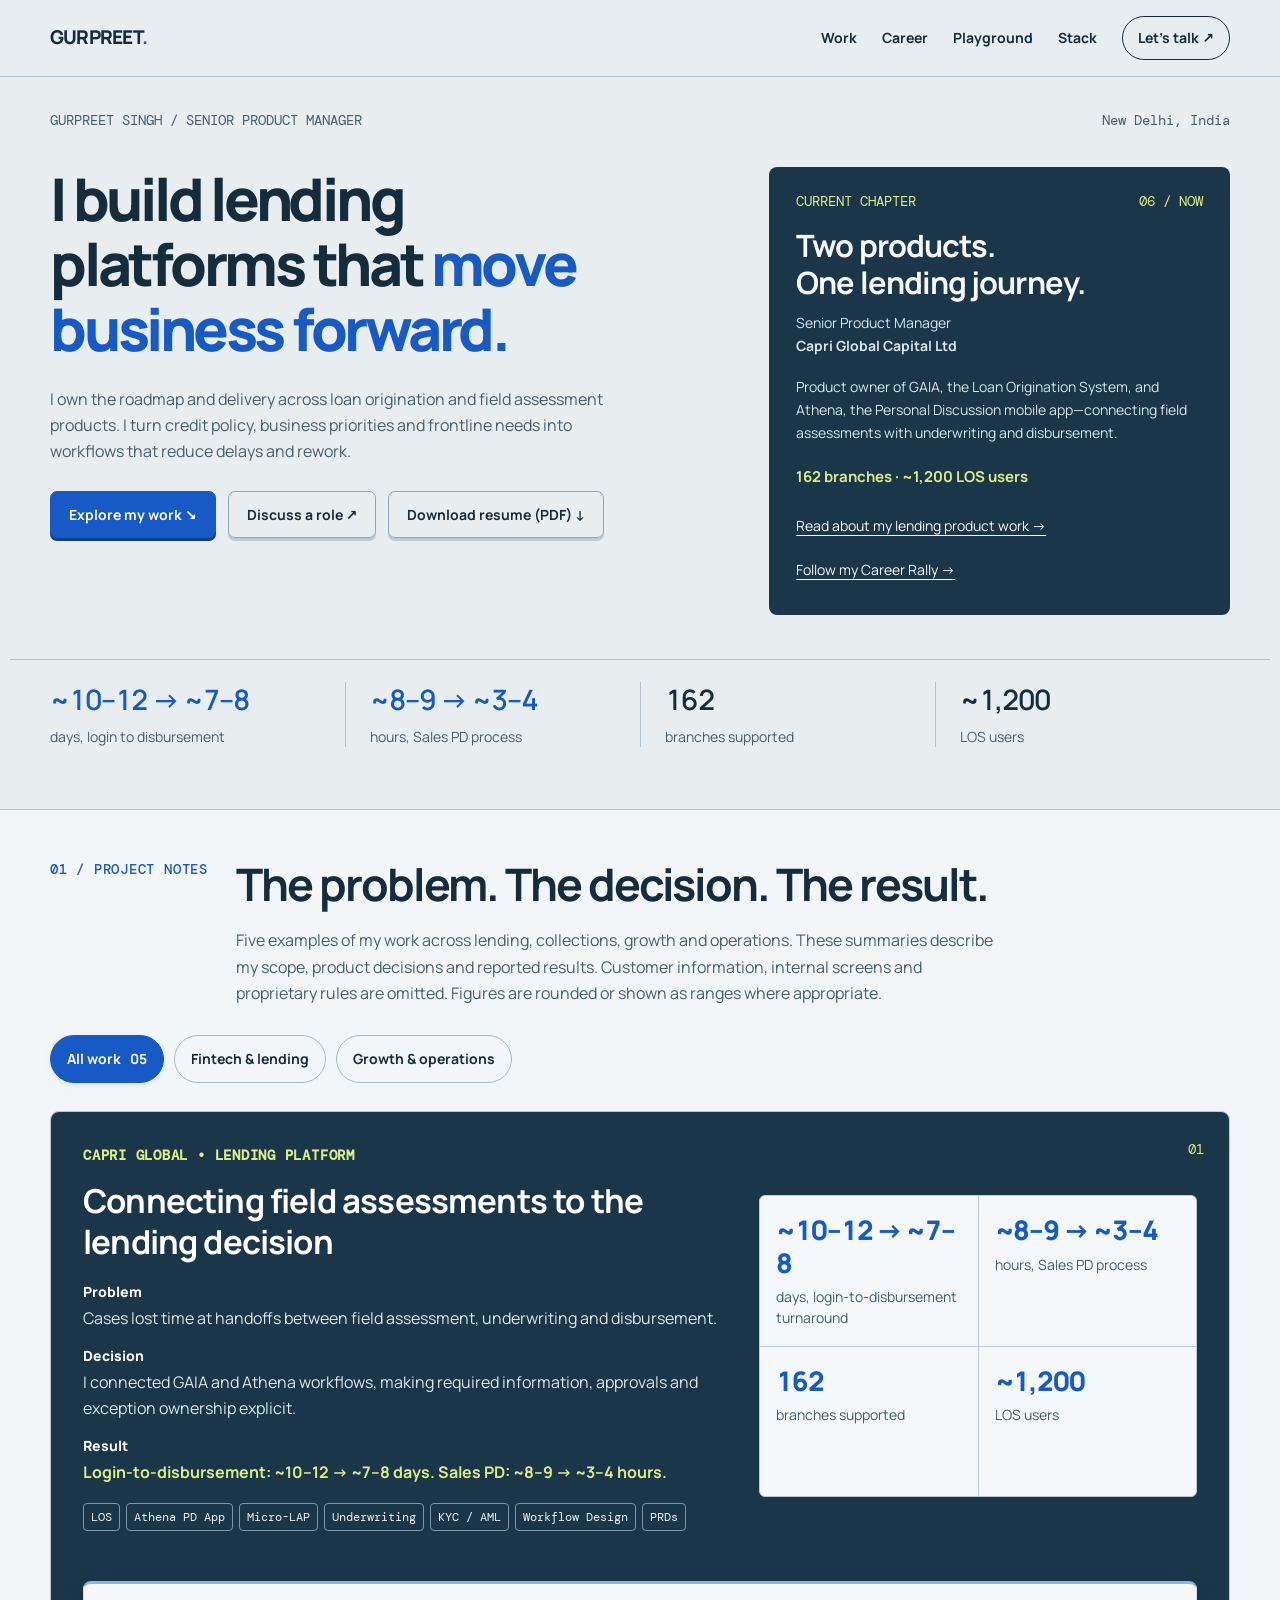
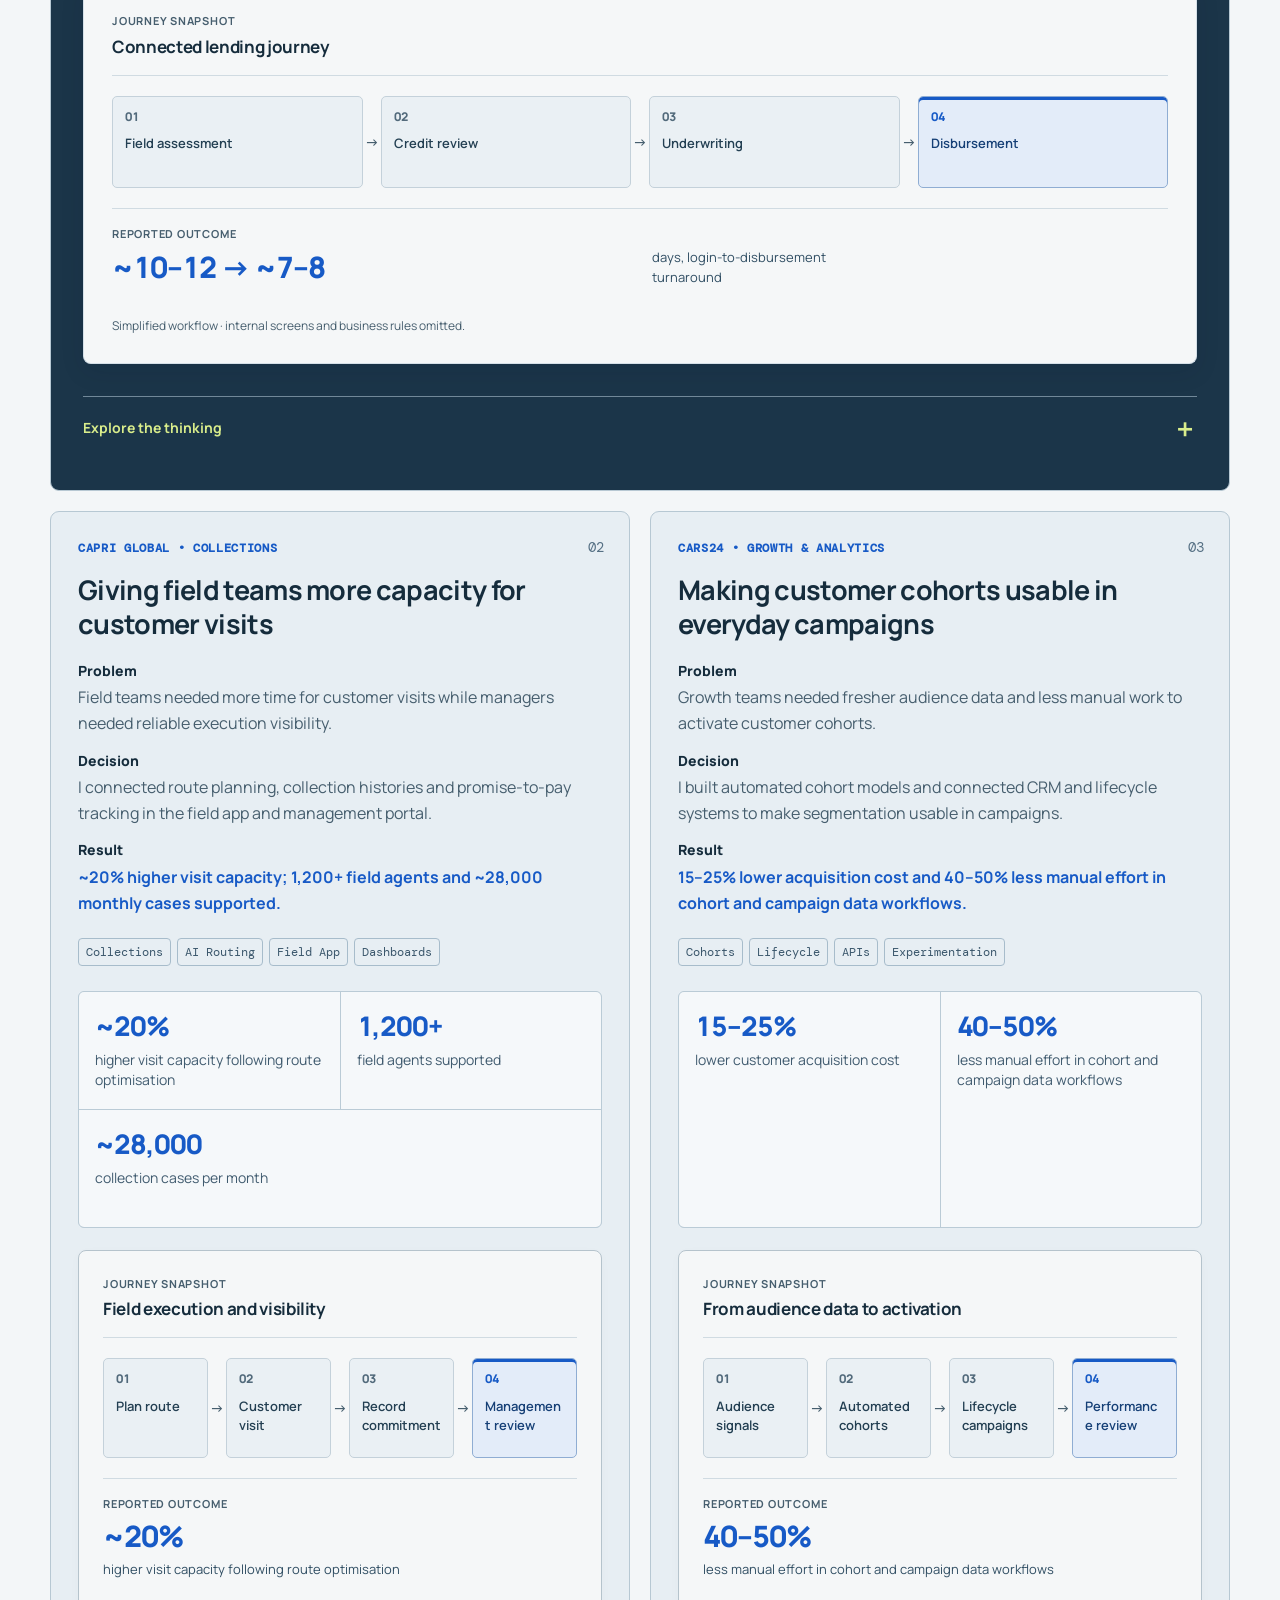
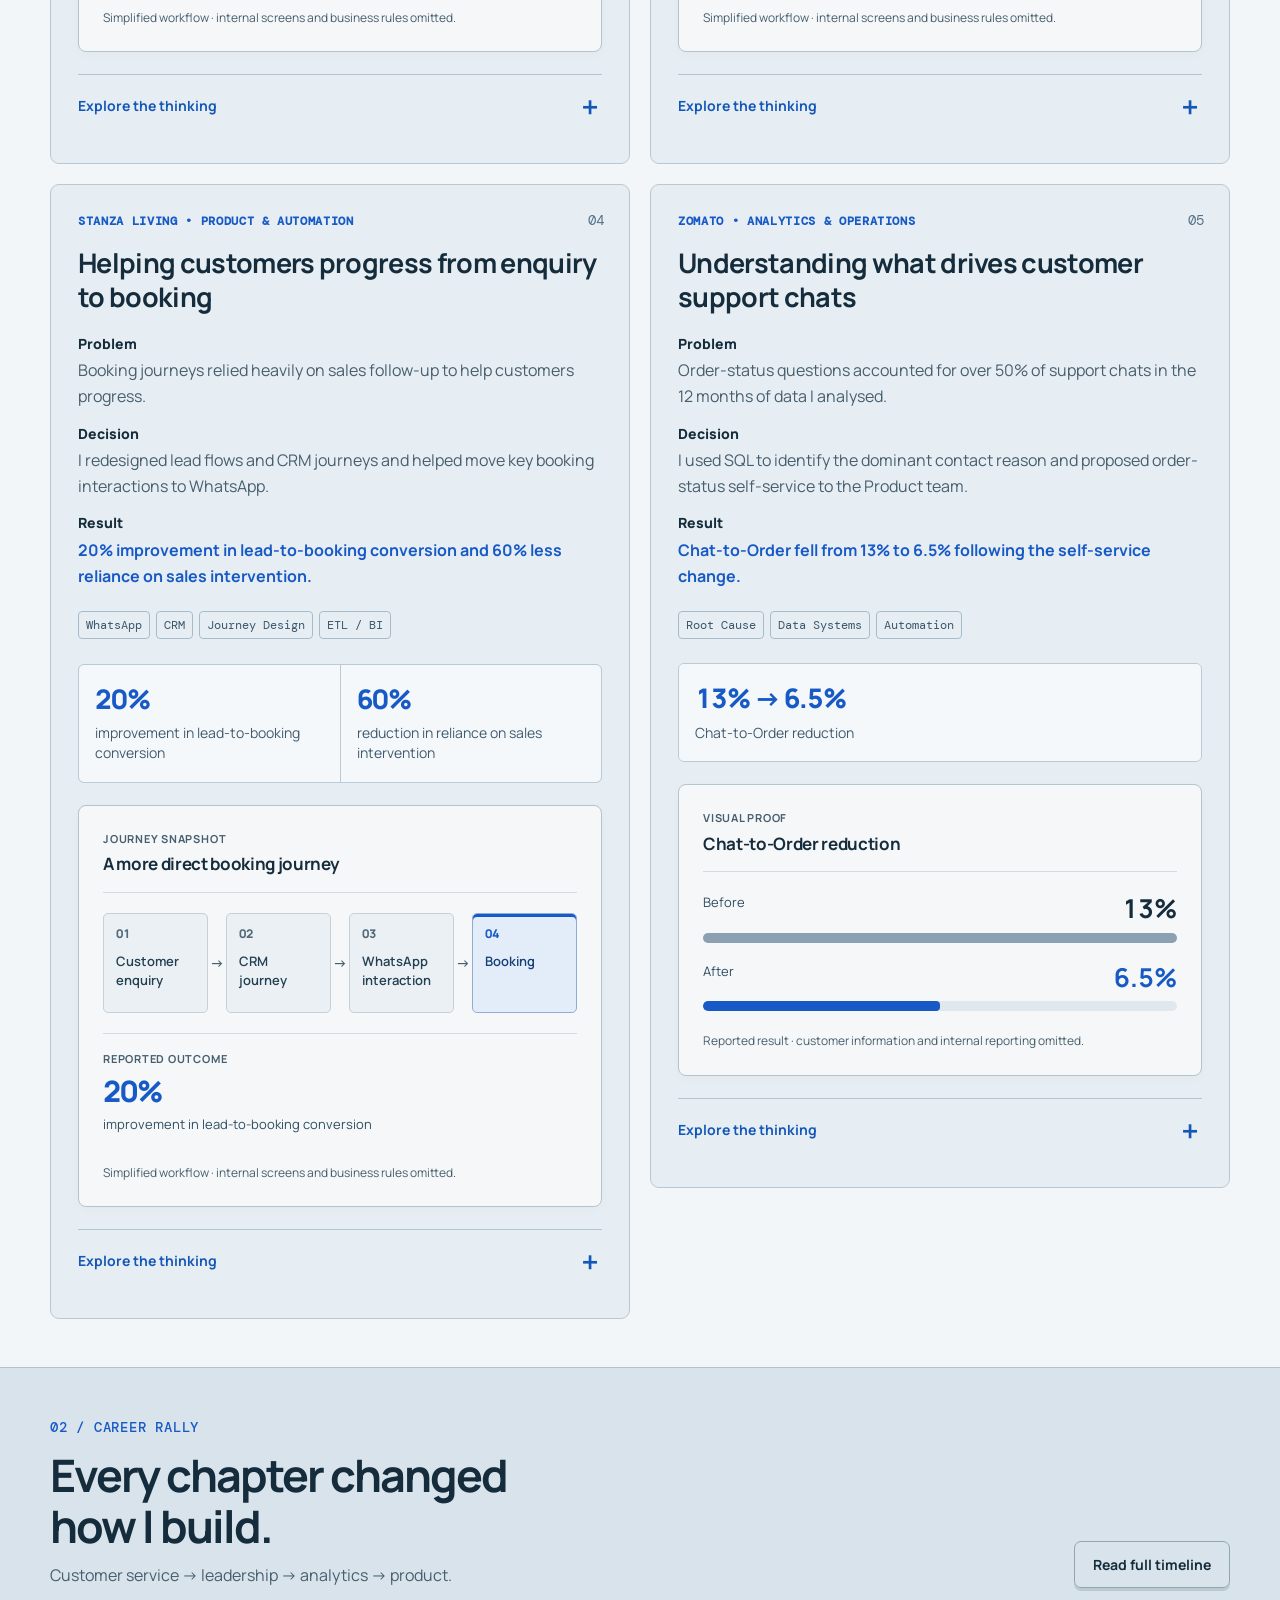
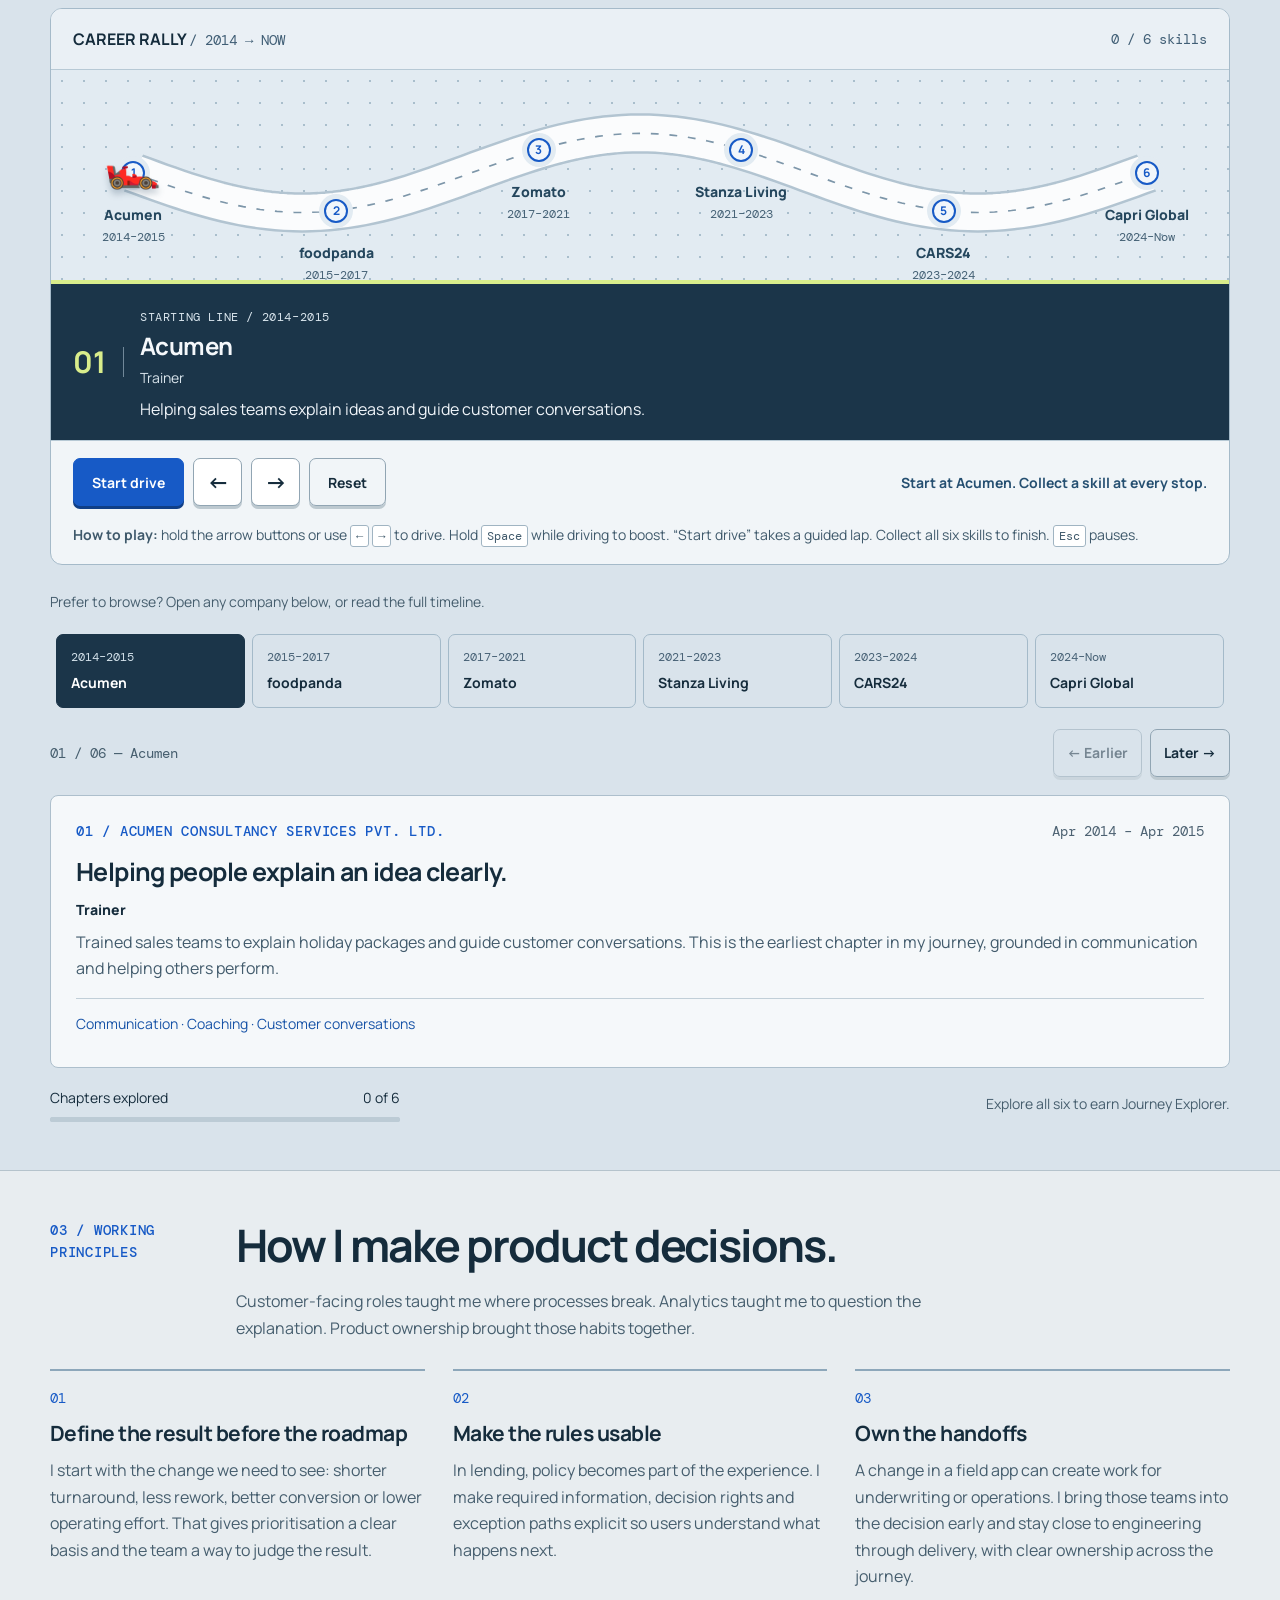
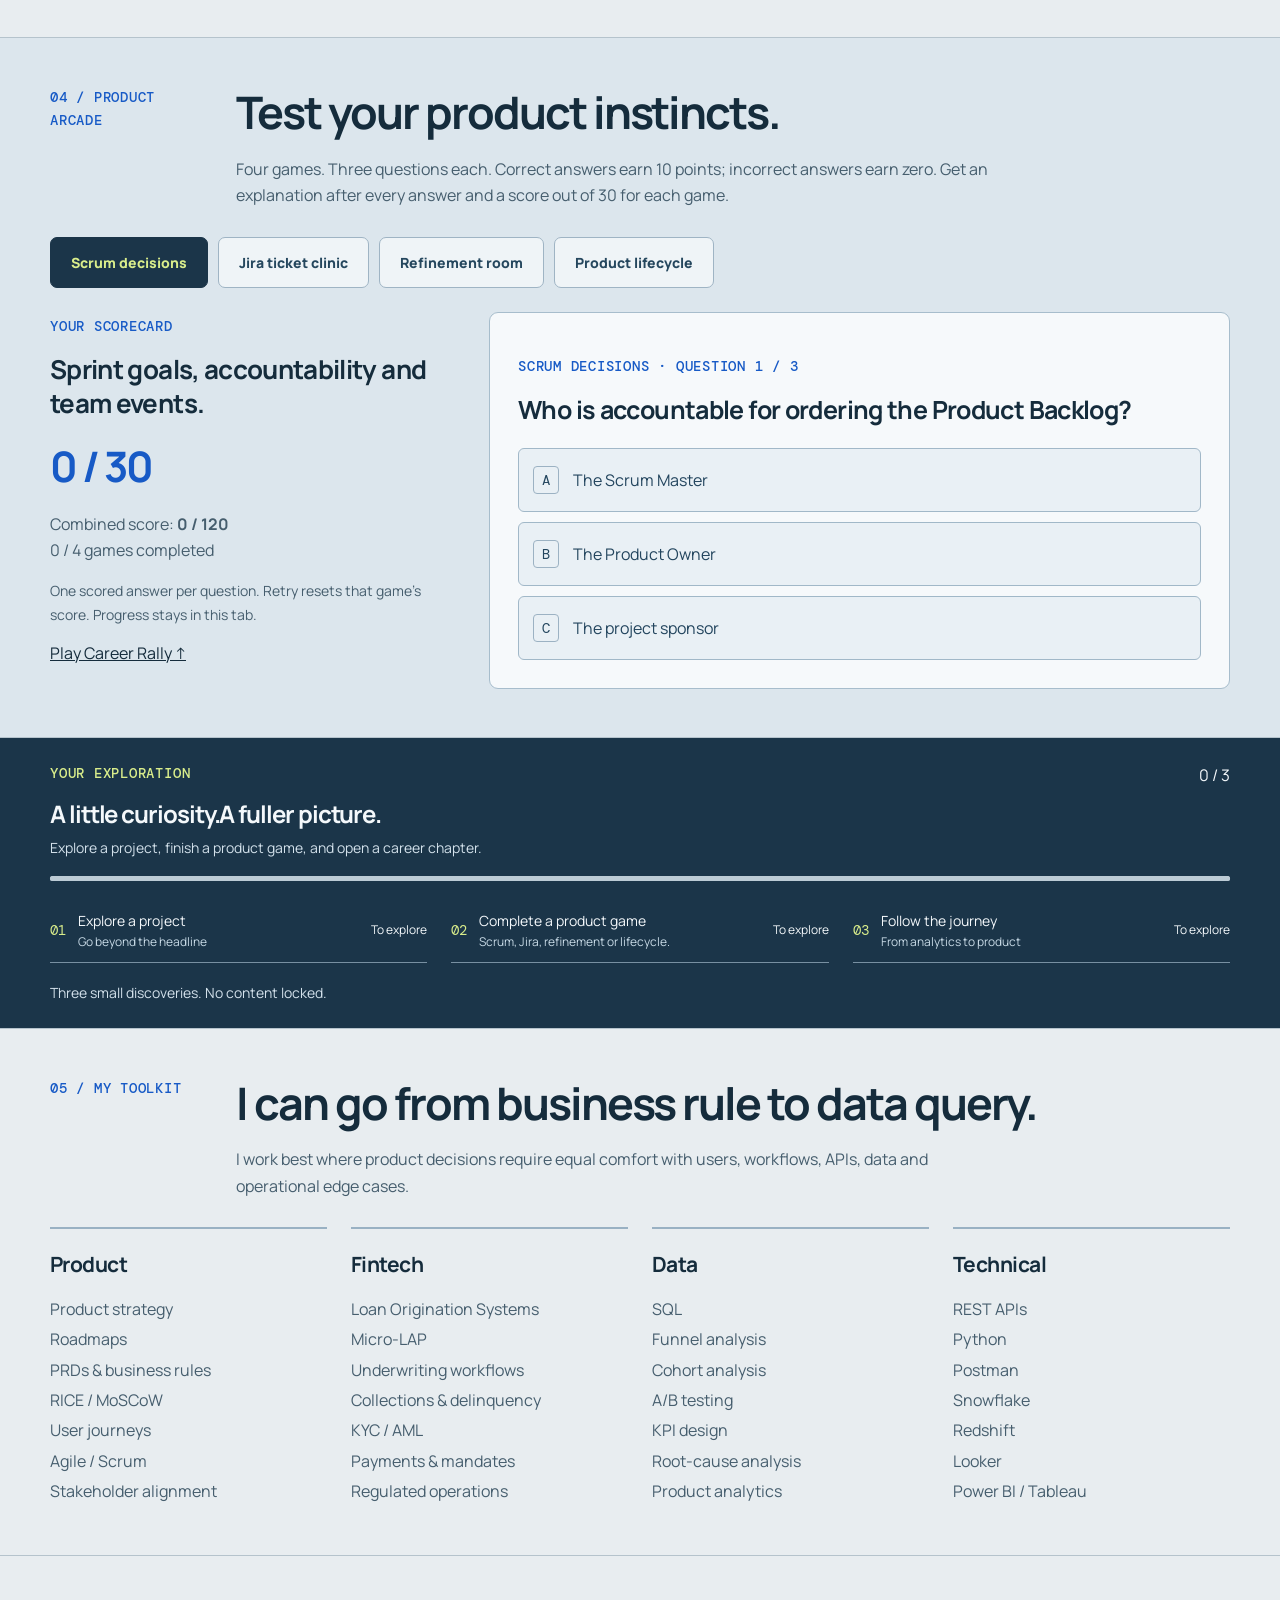
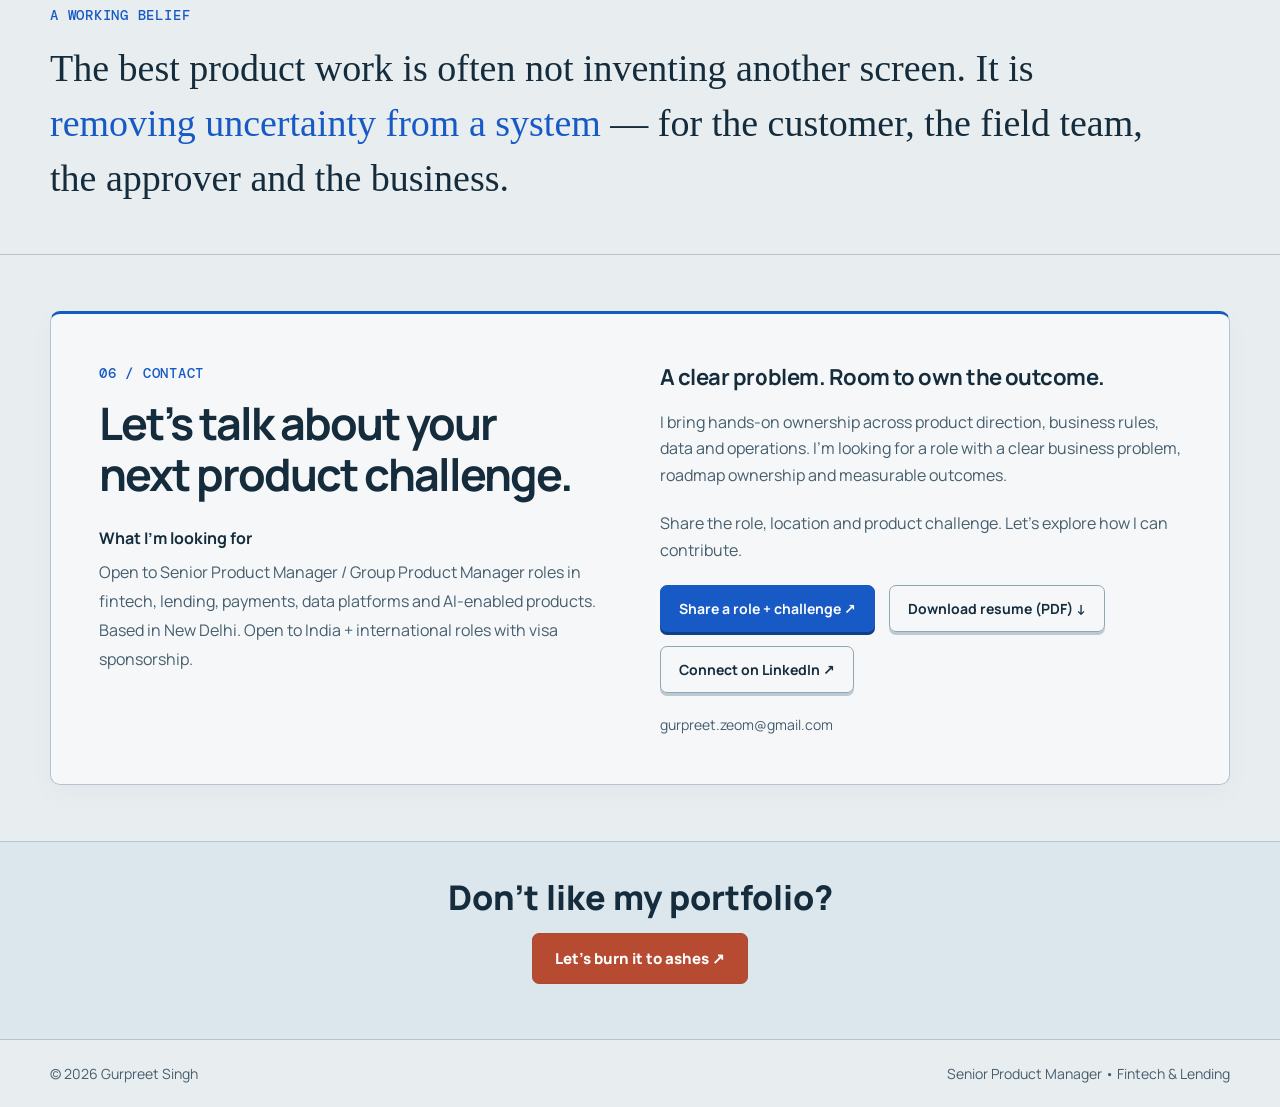
<file: index.html>
<!DOCTYPE html>
<html lang="en">
<head>
<script async src="https://www.googletagmanager.com/gtag/js?id=G-70C8MHZZBR"></script>
<script>
  window.dataLayer = window.dataLayer || [];
  function gtag(){dataLayer.push(arguments);}
  gtag('js', new Date());
  gtag('config', 'G-70C8MHZZBR');
</script>
<meta charset="UTF-8"><meta name="viewport" content="width=device-width,initial-scale=1">
<meta name="description" content="Gurpreet Singh is a Senior Product Manager at Capri Global Capital in New Delhi, building loan origination, field assessment and lending workflows. Explore his product work and results.">
<link rel="canonical" href="https://gurpreetsinghpadam.com/">
<meta name="robots" content="index,follow,max-image-preview:large">
<meta property="og:type" content="website"><meta property="og:site_name" content="Gurpreet Singh">
<meta property="og:url" content="https://gurpreetsinghpadam.com/">
<meta property="og:title" content="Gurpreet Singh | Senior Product Manager at Capri Global">
<meta property="og:description" content="Product work across loan origination, field assessment, collections and growth. Explore projects, decisions and reported results.">
<meta name="twitter:card" content="summary">
<meta name="theme-color" content="#e8edf0">
<title>Gurpreet Singh | Senior Product Manager at Capri Global</title>
<script type="application/ld+json">
{"@context":"https://schema.org","@type":"WebPage","@id":"https://gurpreetsinghpadam.com/#webpage","url":"https://gurpreetsinghpadam.com/","name":"Gurpreet Singh | Senior Product Manager at Capri Global","description":"Portfolio of Gurpreet Singh, Senior Product Manager focused on lending and fintech products.","mainEntity":{"@type":"Person","@id":"https://gurpreetsinghpadam.com/#gurpreet-singh","name":"Gurpreet Singh","url":"https://gurpreetsinghpadam.com/","jobTitle":"Senior Product Manager","worksFor":{"@type":"Organization","name":"Capri Global Capital Ltd"},"address":{"@type":"PostalAddress","addressLocality":"New Delhi","addressCountry":"IN"},"sameAs":["https://www.linkedin.com/in/gurpreet-singh-analytics"],"knowsAbout":["Loan origination systems","Micro-LAP lending","Field assessment products","Underwriting workflows","Collections products","Product management"]}}
</script>
<link rel="preconnect" href="https://fonts.googleapis.com"><link rel="preconnect" href="https://fonts.gstatic.com" crossorigin><link href="https://fonts.googleapis.com/css2?family=DM+Mono:wght@400;500&family=Manrope:wght@400;500;600;700;800&display=swap" rel="stylesheet">
<style>
:root{--bg:#e8edf0;--panel:#f5f7f8;--panel2:#dce4ea;--text:#152c3c;--muted:#465e6e;--line:#b5c3cc;--accent:#1159c5;--ink:#152c3c;--paper:#f5f7f8;--max:1260px;--blue:#175ac6;--lime:#d9ed8b}
*{box-sizing:border-box}html{scroll-behavior:smooth;scroll-padding-top:96px}body{margin:0;background:var(--bg);color:var(--text);font:16px/1.65 Manrope,system-ui,sans-serif}a{color:inherit}button,input{font:inherit}button,a,summary{-webkit-tap-highlight-color:transparent}button{cursor:pointer}button:disabled{opacity:.5;cursor:default}[hidden]{display:none!important}.wrap{max-width:var(--max);margin:auto;padding:0 40px}.sr-only{position:absolute;width:1px;height:1px;overflow:hidden;clip:rect(0,0,0,0);white-space:nowrap}.skip{position:fixed;top:-100px;left:20px;padding:12px;background:var(--blue);color:white;z-index:100}.skip:focus{top:12px}:focus-visible{outline:3px solid #175ac6;outline-offset:5px}nav{position:sticky;top:0;z-index:20;background:#e8edf0f5;border-bottom:1px solid var(--line);backdrop-filter:blur(14px)}.nav{min-height:76px;display:flex;align-items:center;justify-content:space-between;gap:25px}.brand{font-weight:800;font-size:19px;letter-spacing:-.04em;text-decoration:none}.brand span{color:var(--blue)}.links{display:flex;align-items:center;gap:25px}.links a{font-size:14px;font-weight:700;text-decoration:none;padding:10px 0}.links a:hover{text-decoration:underline;text-underline-offset:6px}.links .pill{border:1px solid var(--text);padding:9px 15px;border-radius:30px}.hero{padding:26px 0 34px}.intro-line{display:flex;justify-content:space-between;gap:16px;font:14px/1.6 'DM Mono',monospace;color:var(--muted)}.nameplate{position:relative;padding:28px 0 30px;border-bottom:1px solid var(--line)}h1{font-size:clamp(60px,9.3vw,124px);font-weight:800;letter-spacing:-.075em;line-height:1.12;margin:0}h1 span{color:var(--blue)}.hero-grid{display:grid;grid-template-columns:1.35fr 1fr;gap:56px;align-items:stretch;padding-top:28px}.eyebrow,.kicker,.game-label{font:500 14px/1.6 'DM Mono',monospace;letter-spacing:.055em;text-transform:uppercase;color:var(--accent)}.hero-thesis{font-size:clamp(27px,3vw,40px);line-height:1.22;letter-spacing:-.035em;margin:14px 0 16px}.hero-thesis em{font:italic 1.08em/1.2 Georgia,serif;color:var(--blue)}.hero-description{max-width:650px;font-size:16px;color:var(--muted);margin:0 0 24px}.cta,.socials{display:flex;gap:12px;flex-wrap:wrap}.btn{display:inline-flex;align-items:center;justify-content:center;gap:10px;min-height:46px;padding:11px 18px;background:transparent;border:1px solid #91a5b3;color:var(--text);font-size:14px;font-weight:700;border-radius:7px;text-decoration:none;box-shadow:0 3px 0 #bdc9d0;transition:transform .15s,box-shadow .15s,background .15s}.btn.primary{background:var(--blue);color:#fff;border-color:var(--blue);box-shadow:0 3px 0 #103f87}.btn:hover:not(:disabled){background:#d7e1e8}.btn.primary:hover:not(:disabled){background:#124ba5}.btn:active:not(:disabled),.btn.just-pressed:not(:disabled){transform:translateY(3px);box-shadow:none}.desk-note{background:#1b3549;color:#f6f9fc;padding:24px 27px;border-radius:8px;position:relative}.note-top{display:flex;justify-content:space-between;gap:12px;font:14px/1.5 'DM Mono',monospace;color:#d9ed8b}.desk-note h2{font-size:27px;line-height:1.22;letter-spacing:-.03em;margin:15px 0 10px}.note-byline{font-size:14px;margin:0;color:#d9e5ed}.desk-topics{margin-top:19px;display:flex;flex-wrap:wrap;gap:8px}.desk-topics a{padding:6px 10px;border:1px solid #718899;border-radius:5px;text-decoration:none;font-size:14px}.desk-topics a:hover{background:#36556b}.desk-footnote{font-size:14px;color:#d9e5ed;margin:18px 0 0}.statbar{display:grid;grid-template-columns:repeat(4,1fr);margin-bottom:36px}.stat{border-left:1px solid var(--line);padding:0 24px}.stat:first-child{padding-left:0;border-left:0}.stat b{font:600 32px/1.3 Manrope,system-ui,sans-serif;letter-spacing:-.05em;display:block}.stat span{display:block;font-size:14px;color:var(--muted);margin-top:5px}section{padding:52px 0;border-top:1px solid var(--line)}h2{font-size:clamp(30px,3.5vw,45px);line-height:1.15;letter-spacing:-.045em;margin:0 0 18px}h3{letter-spacing:-.025em}.section-head{display:grid;grid-template-columns:.5fr 1.5fr;gap:40px;margin-bottom:28px}.section-head p{font-size:16px;color:var(--muted);margin:0;max-width:760px}.section-head h2 br{display:none}.career-chapters-section{background:#d9e3eb}.career-heading{display:flex;justify-content:space-between;align-items:end;gap:20px}.career-heading h2{margin:10px 0}.career-heading p{color:var(--muted);margin:0}.career-heading>.btn{flex-shrink:0}.rally-shell{margin-top:26px;background:#f1f5f8;border:1px solid #a5bac9;border-radius:12px;overflow:hidden}.rally-top{display:flex;justify-content:space-between;gap:20px;align-items:center;padding:17px 22px;border-bottom:1px solid #b7c9d5;background:#eaf0f5}.rally-top strong{font-size:16px}.rally-top span{font:14px/1.5 'DM Mono',monospace;color:#405e75}.rally-track{height:255px;position:relative;overflow:hidden;background-color:#e2ebf2;background-image:radial-gradient(#a9becc 1px,transparent 1px);background-size:22px 22px;isolation:isolate}.rally-track svg{width:100%;height:100%;position:absolute;inset:0}.road-border{stroke:#b2c4d1;stroke-width:49;fill:none}.road{stroke:#fbfcfd;stroke-width:43;fill:none}.road-line{stroke:#7d96a9;stroke-width:2;fill:none;stroke-dasharray:8 11}.checkpoint{position:absolute;transform:translate(-50%,-50%);height:24px;width:24px;display:grid;place-items:center;border:2px solid #175ac6;background:#f1f6fb;border-radius:50%;color:#175ac6;font:700 12px/1 Manrope;box-shadow:0 0 0 5px #e2ebf2;z-index:1}.checkpoint.collected{background:#175ac6;color:white}.checkpoint-label{position:absolute;transform:translate(-50%,0);text-align:center;white-space:nowrap;color:#24465d;font-size:14px;font-weight:800}.checkpoint-label small{display:block;font:12px/1.4 'DM Mono',monospace;font-weight:400;color:#466276;margin-top:3px}.kart{position:absolute;left:7%;top:50%;transform:translate(-50%,-65%);z-index:3;pointer-events:none;will-change:left,top}.kart-icon{display:block;font:45px/1.15 'Apple Color Emoji','Segoe UI Emoji','Noto Color Emoji',sans-serif;filter:drop-shadow(0 5px 3px #14324d38);transform:scaleX(-1)}.kart.moving .kart-icon{animation:engine .16s linear infinite alternate}.kart.reverse .kart-icon{transform:scaleX(1)}@keyframes engine{from{translate:0 -1px}to{translate:0 1px}}.rally-hud{display:flex;align-items:center;justify-content:space-between;gap:16px;padding:17px 22px;border-top:1px solid #b7c9d5}.drive-controls{display:flex;align-items:center;flex-wrap:wrap;gap:9px}.drive-controls button{touch-action:none;user-select:none}.drive-controls .direction{font-size:22px;width:49px;padding:5px;min-height:46px;background:#fff}.rally-help{font-size:14px;color:#3f596b;margin:0;padding:0 22px 18px}.rally-help kbd{font:12px 'DM Mono',monospace;border:1px solid #a0b4c2;background:#fff;padding:2px 5px;border-radius:3px}.rally-status{font-size:14px;font-weight:700;color:#254f71;max-width:350px}.rail-help{font-size:14px;color:var(--muted);margin:25px 0 12px}.career-rail{display:flex;overflow-x:auto;gap:7px;padding:4px 3px 12px;scrollbar-width:thin;scrollbar-color:#7f99ad transparent;scroll-snap-type:x proximity}.career-stop{flex:1 0 152px;display:flex;flex-direction:column;gap:4px;position:relative;padding:13px 14px;border:1px solid #a4bac9;border-radius:7px;text-decoration:none;scroll-snap-align:start;background:transparent;transition:background .18s}.stop-year{font:12px/1.6 'DM Mono',monospace;color:#486276}.stop-dot{display:none}.stop-name{font-size:14px}.career-stop[aria-selected="true"]{background:#1b3549;color:#fff;border-color:#1b3549}.career-stop[aria-selected="true"] .stop-year{color:#d2e0e9}.career-stop:hover:not([aria-selected="true"]){background:#eef4f8}.career-stop.visited .stop-name:after{content:' ✓';font-size:12px}.career-stop:active{translate:0 2px}.career-readout{display:flex;justify-content:space-between;align-items:center;gap:18px;margin:5px 0 18px}.career-readout>span{font:14px/1.6 'DM Mono',monospace;color:var(--muted)}.career-pagination{display:flex;gap:8px}.career-pagination .btn{padding:8px 13px;min-height:42px}.career-chapters{padding:0 25px;border-radius:8px;border:1px solid #adbfcc;background:#f5f8fa}.career-chapter{padding:24px 0;scroll-margin-top:100px}.career-chapter+.career-chapter{border-top:1px solid var(--line)}.chapter-meta{display:flex;justify-content:space-between;gap:15px;flex-wrap:wrap;margin-bottom:14px}.date{font:14px/1.6 'DM Mono',monospace;color:#4d6272}.career-chapter h3{font-size:25px;line-height:1.3;margin:0 0 9px}.career-chapter p{font-size:16px;margin:8px 0;color:#425b6c}.career-chapter .chapter-role{font-weight:800;font-size:14px;color:#152c3c}.career-chapter .chapter-skills{font-size:14px;border-top:1px solid #c1cfd8;padding-top:13px;margin-top:16px;color:#1753a7}.role-steps{list-style:none;display:grid;grid-template-columns:repeat(3,1fr);gap:20px;padding:0;margin:20px 0}.role-steps li{border-left:2px solid #7a9bb5;padding-left:13px}.role-steps strong,.role-steps span{display:block;font-size:14px}.role-steps span{color:var(--muted);margin-top:4px}.career-bottom{display:flex;align-items:center;justify-content:space-between;gap:30px;padding-top:18px}.career-discoveries{width:min(350px,100%)}.career-discoveries label{display:flex;justify-content:space-between;font-size:14px;margin-bottom:8px}.career-bottom p{font-size:14px;color:var(--muted);margin:0}progress{appearance:none;border:0;width:100%;height:5px;border-radius:5px;background:#bccbd5;accent-color:#175ac6;display:block}progress::-webkit-progress-bar{background:#bccbd5;border-radius:5px}progress::-webkit-progress-value{background:#175ac6;border-radius:5px}progress::-moz-progress-bar{background:#175ac6;border-radius:5px}
#work{background:#f3f6f8}.work-filters{display:flex;gap:8px;flex-wrap:wrap;margin-bottom:24px}.filter{font-size:14px;padding:9px 16px;min-height:44px;background:transparent;border:1px solid #a9bbc7;border-radius:24px;color:var(--text)}.filter span{margin-left:6px}.filter.active{background:#1b3549;color:white;border-color:#1b3549}.filter:hover:not(.active){background:#dce6ed}.filter:active,.filter.just-pressed{translate:0 2px}.grid{display:grid;grid-template-columns:1fr 1fr;gap:20px}.case{position:relative;border:1px solid #b7c8d3;border-radius:9px;padding:27px;background:#e7eef3;display:flex;flex-direction:column;overflow:hidden}.case.featured{grid-column:1/-1;display:grid;grid-template-columns:1.2fr .8fr;column-gap:45px;background:#1b3549;color:white;padding:32px}.case.featured>.kicker,.case.featured>h3,.case.featured>p,.case.featured>.tags{grid-column:1}.case.featured .kicker,.case.featured summary{color:#d9ed8b}.case.featured p,.case.featured .flow{color:#dbe7ee}.case.featured .tag{color:#eaf1f6;border-color:#7e98aa}.project-index{font:14px 'DM Mono',monospace;position:absolute;right:25px;top:26px;color:#567084}.case.featured .project-index{color:#d9ed8b}.case>.kicker{padding-right:35px;font-size:12px;min-height:20px}.case h3{font-size:27px;line-height:1.25;margin:17px 0 15px}.case.featured h3{font-size:33px}.case p{font-size:16px;color:var(--muted);margin:0;line-height:1.75}.tags{display:flex;flex-wrap:wrap;gap:6px;margin:18px 0}.tag{font:12px/1.5 'DM Mono',monospace;border:1px solid #a7bccb;padding:4px 7px;border-radius:4px;color:#3b576c}.metrics{display:grid;grid-template-columns:repeat(2,minmax(0,1fr));gap:1px;margin-top:auto;background:#bacbd6;border:1px solid #bacbd6;border-radius:6px;overflow:hidden}.metric{padding:15px;background:#f5f8fa}.metric b{font:700 27px/1.3 Manrope,system-ui,sans-serif;letter-spacing:-.04em;color:#184c80;display:block}.metric span{display:block;font-size:14px;color:#405b6f;margin-top:4px;line-height:1.5}.flow{grid-column:2;grid-row:2/5;align-self:center;border-left:1px solid #718899;padding-left:28px}.flow div{font-size:16px;padding:13px 0;border-bottom:1px solid #577083}.flow strong{color:#d9ed8b}.case-detail{grid-column:1/-1;border-top:1px solid #b4c6d2;margin-top:22px}.featured .case-detail{border-color:#718899}summary{display:flex;justify-content:space-between;align-items:center;list-style:none;cursor:pointer;min-height:46px;padding-top:12px;color:#1458b7;font-weight:700;font-size:14px}summary::-webkit-details-marker{display:none}summary span{font-size:25px;transition:transform .2s}details[open] summary span{transform:rotate(45deg)}.detail-body h4{font-size:16px;margin:16px 0 6px}.detail-body p{font-size:16px}.principles{display:grid;grid-template-columns:repeat(3,1fr);gap:28px}.principle{border-top:2px solid #8da7ba;padding-top:18px}.num{font:14px 'DM Mono',monospace;color:var(--accent)}.principle h3{font-size:21px;line-height:1.3;margin:13px 0 10px}.principle p{font-size:16px;color:var(--muted);margin:0}
#playground{background:#dce6ed}.arcade-select{display:flex;gap:10px;flex-wrap:wrap;margin-bottom:24px}.arcade-tab{background:#eff4f7;border:1px solid #9fb4c4;color:#25475e;padding:13px 20px;border-radius:7px;font-size:14px;font-weight:800;min-height:50px;text-decoration:none}.arcade-tab[aria-selected="true"]{background:#1b3549;color:#d9ed8b;border-color:#1b3549}.arcade-tab:hover{box-shadow:inset 0 0 0 1px #345a75}.arcade-tab:active{translate:0 2px}.arcade-tab small{font-weight:400;margin-left:9px;font-size:12px}.play-grid{display:grid;grid-template-columns:.7fr 1.3fr;gap:40px}.game-intro h3{font-size:26px;line-height:1.3;margin:15px 0}.game-intro p{font-size:16px;color:var(--muted)}.game-score{display:flex;align-items:center;gap:12px;margin:24px 0}.game-score>span:first-child{font:700 58px/1 Manrope,sans-serif;color:#175ac6;letter-spacing:-.05em}.game-score small{font-size:14px}.privacy-note{font-size:14px!important}.game-card{background:#f6f9fb;color:#152c3c;padding:28px;border:1px solid #a7bdcc;border-radius:9px}.game-card h3{font-size:25px;line-height:1.35;margin:16px 0 21px}.choices{display:grid;gap:10px}.choice{display:flex;align-items:center;gap:14px;text-align:left;font-size:16px;line-height:1.5;border:1px solid #a1b8c8;border-radius:6px;padding:14px;background:#e9f0f5;color:#23455e;transition:background .15s;min-height:64px}.choice-letter{font:14px 'DM Mono',monospace;border:1px solid #9cb2c3;border-radius:4px;padding:4px 8px}.choice:hover:not(:disabled){background:#d5e5f4;border-color:#175ac6}.choice.chosen{background:#dce9fd;border:2px solid #175ac6;padding:13px}.choice:disabled{opacity:1}.choice:disabled:not(.chosen){color:#526c7f;background:#ecf1f5}.choice:active{translate:0 2px}#game-feedback.visible{margin:18px 0;padding:16px;border-left:3px solid #175ac6;background:#e0ebfa;color:#244a6c;font-size:16px}#game-feedback:focus{outline:0}.replay{margin:12px 0 0 10px}.sprint-stats{display:flex;justify-content:space-between;gap:15px;flex-wrap:wrap;padding-bottom:17px;border-bottom:1px solid #b9cad7;font:14px 'DM Mono',monospace}.sprint-stats b{font:800 22px Manrope,sans-serif;color:#175ac6}.backlog{display:grid;grid-template-columns:1fr 1fr;gap:10px;margin:20px 0}.backlog-item{cursor:pointer;border:1px solid #a4bacb;background:#eaf1f6;border-radius:6px;padding:13px;display:grid;grid-template-columns:20px 1fr;column-gap:9px;align-items:start}.backlog-item:has(input:checked){border-color:#175ac6;background:#dfebfc;box-shadow:inset 0 0 0 1px #175ac6}.backlog-item input{accent-color:#175ac6;width:18px;height:18px;margin:4px 0 0}.backlog-item strong{font-size:14px;display:block;line-height:1.5}.backlog-item small{display:block;font-size:12px;color:#49647a;margin-top:5px;line-height:1.6}.sprint-actions{display:flex;gap:10px;flex-wrap:wrap}.sprint-result:not(:empty){padding:16px;margin-top:18px;border-left:3px solid #175ac6;background:#e0ebfa;font-size:16px}.sprint-result:focus{outline:0}.exploration{padding:24px 0;background:#1b3549;color:#f4f8fb}.exploration .kicker{color:#d9ed8b}.hero-panel{padding:0}.panel-top{display:flex;justify-content:space-between;gap:20px}.hero-panel h2{font-size:24px;margin:12px 0 8px}.hero-panel h2 br{display:none}.hero-panel>p{color:#d3e1eb;font-size:14px;margin:0 0 17px}.quests{display:grid;grid-template-columns:repeat(3,1fr);list-style:none;padding:0;gap:24px;margin:18px 0}.quests a{display:flex;align-items:center;gap:12px;font-size:14px;text-decoration:none;padding:10px 0;border-bottom:1px solid #7890a2}.quests small{display:block;font-size:12px;color:#c7d9e5}.quest-icon{font:14px 'DM Mono',monospace;color:#d9ed8b}.quest-state{font-size:12px;margin-left:auto}.journey-message{font-size:14px;color:#d3e1eb}.exploration progress::-webkit-progress-value{background:#d9ed8b}.exploration progress::-moz-progress-bar{background:#d9ed8b}.exploration :focus-visible,.desk-note :focus-visible{outline-color:#d9ed8b}.skills{display:grid;grid-template-columns:repeat(4,1fr);gap:24px}.skill{border-top:2px solid #99b1c3;padding-top:18px}.skill h3{font-size:21px;margin:0 0 12px}.skill p{font-size:16px;color:var(--muted);margin:0;line-height:1.9}.quote{font:clamp(26px,3vw,38px)/1.45 Georgia,serif;max-width:1100px;margin:15px 0 0}.quote span{color:#175ac6}.contact{display:grid;grid-template-columns:1fr 1fr;gap:45px;align-items:start}.contact h2{font-size:clamp(34px,4.5vw,57px);margin:14px 0 0}.contact p{font-size:16px;color:var(--muted);margin:0 0 22px}footer{padding:22px 0;border-top:1px solid var(--line);font-size:14px;color:var(--muted)}.foot{display:flex;justify-content:space-between;flex-wrap:wrap;gap:15px}.case:focus-within{border-color:#175ac6}.btn,.choice,.arcade-tab,.backlog-item{transition:background .15s,transform .15s,box-shadow .15s}
@media(min-width:1500px){.wrap{max-width:1340px}h1{font-size:132px}}
@media(max-width:1000px){.wrap{padding:0 28px}.hero-grid{gap:28px}.links{gap:19px}.hero-thesis{font-size:31px}.case{padding:23px}.case.featured{gap:28px}.play-grid{grid-template-columns:.65fr 1.35fr;gap:25px}.quests{gap:18px}.quest-state{display:none}.checkpoint-label{font-size:12px}.checkpoint-label small{font-size:12px}}
@media(max-width:760px){html{scroll-padding-top:116px}.nav{min-height:92px;flex-wrap:wrap;gap:3px;padding-top:12px;padding-bottom:12px}.brand{font-size:18px}.links{gap:17px}.links a{font-size:14px}.links a[href="#stack"]{display:none}.hero-grid{grid-template-columns:1fr;gap:24px}.nameplate{padding:22px 0}.hero-thesis{font-size:34px}.desk-note h2{font-size:26px}.desk-topics{margin-top:14px}.desk-footnote{margin-top:14px}.statbar{grid-template-columns:1fr 1fr;gap:22px 0}.stat:nth-child(3){padding-left:0;border-left:0}.stat b{font-size:30px}.section-head{grid-template-columns:1fr;gap:12px}.career-heading{align-items:start;flex-direction:column;gap:12px}.career-heading h2{font-size:34px}.rally-track{height:210px}.checkpoint-label{display:none}.rally-top{padding:15px}.rally-top span{font-size:12px}.rally-hud{padding:15px;flex-wrap:wrap;gap:15px}.rally-help{padding:0 15px 16px}.rally-status{max-width:100%;width:100%}.kart-icon{font-size:38px}.career-stop{flex-basis:142px}.career-readout{flex-wrap:wrap}.career-chapters{padding:0 20px}.career-bottom{flex-direction:column;align-items:start;gap:13px}.career-discoveries{width:100%}.career-chapter h3{font-size:24px}.role-steps{grid-template-columns:1fr;gap:15px}.principles{grid-template-columns:1fr;gap:23px}.principle{display:grid;grid-template-columns:30px 1fr;gap:0 14px}.principle h3{margin:0 0 9px}.principle p{grid-column:2}.grid{grid-template-columns:1fr;gap:16px}.case.featured{display:flex;padding:25px}.case.featured h3{font-size:29px}.flow{border-left:0;padding-left:0;width:100%}.play-grid{grid-template-columns:1fr;gap:20px}.game-intro h3{margin:10px 0;font-size:25px}.game-intro p{margin:9px 0}.game-score{margin:16px 0}.game-score>span:first-child{font-size:44px}.skills{grid-template-columns:1fr 1fr}.contact{grid-template-columns:1fr;gap:22px}.quests{grid-template-columns:1fr;gap:3px}.quest-state{display:block}section{padding:40px 0}.arcade-tab{padding:12px 15px}.arcade-tab small{display:none}}
@media(max-width:440px){.wrap{padding:0 18px}.nav{display:block}.brand{display:block;margin-bottom:7px}.links{justify-content:space-between;gap:8px}.links .pill{padding:7px 10px}.intro-line{font-size:12px;gap:8px}.intro-line span:first-child{max-width:185px}h1{font-size:clamp(46px,12.1vw,60px)}.hero-thesis{font-size:29px}.hero{padding-top:19px}.hero-grid{padding-top:22px}.hero-description{font-size:16px}.desk-note{padding:22px}.stat{padding:0 14px}.stat span{font-size:14px}.rally-top{align-items:start}.rally-top strong{font-size:14px}.rally-track{height:170px}.kart-icon{font-size:32px}.checkpoint{width:20px;height:20px;font-size:12px;box-shadow:0 0 0 3px #e2ebf2}.drive-controls{gap:8px}.drive-controls .btn{padding:9px 12px}.drive-controls .direction{width:44px;padding:5px}.rally-help{font-size:14px}.career-pagination{width:100%;justify-content:space-between}.career-chapters{padding:0 16px}.chapter-meta{gap:7px}.case{padding:21px}.case h3{font-size:25px}.metric{padding:13px}.metric b{font-size:26px}.game-card{padding:22px 16px}.game-card h3{font-size:23px}.choice{padding:13px 10px;gap:10px}.choice.chosen{padding:12px 9px}.backlog{grid-template-columns:1fr}.arcade-select{gap:7px}.arcade-tab{padding:11px 12px;font-size:14px}.skills{gap:25px 19px}.skill p{font-size:14px}.socials .btn{flex:1}.replay{margin-left:0}.btn{font-size:14px}}
@media(prefers-reduced-motion:reduce){html{scroll-behavior:auto}*,*:before,*:after{animation:none!important;transition:none!important}.btn:active,.btn.just-pressed{transform:none;outline:2px solid currentColor;outline-offset:-4px}}
@media print{nav,.rally-shell,.career-rail,.career-pagination,#timeline-toggle,#playground,.exploration,.work-filters{display:none!important}body{background:white;color:black}.wrap{padding:0}section{padding:22px 0}.career-chapter[hidden],.case[hidden]{display:block!important}.career-chapter{break-inside:avoid}.case{break-inside:avoid}.hero h1{font-size:60px}}


/* Independent project heights prevent expanded stories from stretching neighbours. */
.grid{display:block;column-count:2;column-gap:20px}.case{display:inline-flex;width:100%;break-inside:avoid;margin:0 0 20px;vertical-align:top}.case .metrics{margin-top:0}.case.featured{display:grid;column-span:all;grid-template-columns:1.25fr .85fr;align-items:start;margin-bottom:20px;gap:24px 32px}.featured-copy{grid-column:1;min-width:0}.featured-copy>.kicker{padding-right:28px;font-size:12px}.case.featured>.flow{grid-column:2;grid-row:1;align-self:start;margin-top:27px}.case.featured>.case-detail{grid-column:1/-1;margin-top:0}.case.featured .metrics{margin-top:0}.case.featured .project-index{top:28px}.section-head{grid-template-columns:.28fr 1.72fr;gap:24px;margin-bottom:22px}section{padding:38px 0}.rally-track{height:210px}.rally-shell{margin-top:20px}.milestone-banner{display:grid;grid-template-columns:auto 1fr;gap:16px;align-items:center;padding:18px 22px;background:#1b3549;color:#f5f8fb;border-top:4px solid var(--company-color,#d9ed8b)}.milestone-number{font:700 30px/1 Manrope,sans-serif;color:var(--company-color,#d9ed8b);border-right:1px solid #718899;padding-right:17px}.milestone-banner h3{font-size:24px;line-height:1.2;margin:3px 0 5px}.milestone-banner .milestone-meta{font-size:14px;color:#d9e5ed;margin:0}.milestone-banner .milestone-highlight{font-size:16px;color:#f0f5fa;margin:7px 0 0}.milestone-banner .milestone-label{font:12px/1.5 'DM Mono',monospace;text-transform:uppercase;letter-spacing:.05em;color:#d9e5ed}.milestone-banner.arrived{animation:milestone-in .35s ease-out}@keyframes milestone-in{from{opacity:.6;transform:translateY(7px)}to{opacity:1;transform:translateY(0)}}
@media(max-width:760px){.grid{column-count:1}.case.featured{display:flex;gap:0}.case.featured>.flow{margin-top:16px;padding:0}.case.featured>.case-detail{margin-top:20px}.section-head{grid-template-columns:1fr;gap:10px}.rally-track{height:165px}section{padding:30px 0}.milestone-banner{padding:16px;gap:12px}.milestone-banner h3{font-size:22px}.milestone-number{font-size:25px;padding-right:12px}.milestone-banner .milestone-highlight{font-size:14px}}
@media(prefers-reduced-motion:reduce){.milestone-banner.arrived{animation:none}}

/* Keep project cards in ordered, evenly aligned rows. */
.grid{display:grid;grid-template-columns:repeat(2,minmax(0,1fr));gap:20px;column-count:auto;align-items:stretch}
.grid>.case{display:flex;width:auto;min-width:0;margin:0}
.grid>.case:not(.featured)>.metrics{margin-top:auto}
.grid>.case.featured{display:grid;grid-column:1/-1;margin:0;grid-template-columns:1.25fr .85fr}
@media(max-width:760px){.grid{grid-template-columns:minmax(0,1fr);gap:16px}.grid>.case.featured{display:flex}.grid>.case:not(.featured)>.metrics{margin-top:0}}

/* Preserve aligned closed cards without stretching a neighbour's open row. */
.grid{align-items:start}
.grid>.case:not(.featured){min-height:var(--closed-card-height,0px)}
.grid.measuring-cards>.case:not(.featured){min-height:0}
.grid.measuring-cards>.case:not(.featured)>.case-detail>.detail-body{display:none}
@media(max-width:760px){.grid>.case:not(.featured){min-height:0}}



.case.featured>.featured-outcomes{grid-column:2;grid-row:1;align-self:center;min-width:0}.case.featured .featured-outcomes .metrics{margin:0}.case.featured .detail-body .flow{border-left:0;padding-left:0;margin-top:8px}.case.featured .detail-body .flow div{padding:9px 0}
@media(max-width:760px){.case.featured>.featured-outcomes{width:100%;margin-top:16px}}

#quiz-live-score{font-size:42px}.quiz-feedback{margin:18px 0;padding:16px;border-left:3px solid #175ac6;background:#e0ebfa;color:#244a6c}.quiz-feedback p{margin:8px 0}.quiz-feedback.incorrect{border-color:#a32c32;background:#fbe8e9;color:#70252b}.quiz-feedback a{font-size:14px}.choice.correct-answer{background:#dceee4;border:2px solid #26724c;color:#17492f;padding:13px}.choice.wrong-answer{background:#fbe8e9;border:2px solid #a32c32;color:#70252b;padding:13px}.quiz-review{padding-left:22px;font-size:14px}.quiz-review li{margin:16px 0}.quiz-review p{margin:5px 0;color:#405b6f}.quiz-review strong{font-size:14px}

/* Core summaries are ordinary HTML; interaction only reveals extra context. */
.project-summary{margin:0 0 4px;display:grid;gap:12px}
.project-summary>div{min-width:0}
.project-summary dt{font-size:14px;font-weight:800;color:var(--text);margin-bottom:2px}
.project-summary dd{margin:0;font-size:16px;line-height:1.65;color:var(--muted)}
.case.featured .project-summary dt{color:#f6f9fc}
.case.featured .project-summary dd{color:#dbe7ee}
.project-summary>div:last-child dd{font-weight:700;color:var(--blue)}
.case.featured .project-summary>div:last-child dd{color:#d9ed8b}
/* Keep the shorter Zomato card at its natural height instead of stretching it to Stanza. */
.grid>.case.case-compact:not(.featured){min-height:0}
.grid>.case.case-compact:not(.featured)>.metrics{margin-top:0;min-height:0}

/* October 2026 UI polish: keyboard, reading comfort, responsive controls */
:where(a,button,summary,input,textarea,select):focus-visible{outline:3px solid #175ac6;outline-offset:4px}
:where(.btn,.filter,.arcade-tab,.choice,.career-stop){transition-duration:.16s}
:where(.btn,.filter,.arcade-tab,.choice,.career-stop):focus-visible{box-shadow:0 0 0 5px #175ac625}
.case,.game-card,.desk-note{min-width:0}
.case p,.detail-body p,.hero-description{overflow-wrap:break-word}
@media(max-width:760px){.wrap{padding-left:clamp(16px,4vw,28px);padding-right:clamp(16px,4vw,28px)}.hero-thesis{line-height:1.28}.cta .btn{min-height:48px}.career-rail{scroll-padding-inline:16px}.career-stop{flex-basis:165px}.rally-hud{flex-wrap:wrap}.drive-controls button{min-width:46px;min-height:46px}.case{padding:clamp(18px,4vw,26px)}.game-card{padding:clamp(18px,4vw,28px)}}
@media(max-width:420px){.cta{display:grid;grid-template-columns:1fr}.cta .btn{width:100%}.work-filters{gap:7px}.filter{padding:10px 13px}.arcade-tab{min-height:48px}.choice{min-height:58px}}
@media(prefers-reduced-motion:reduce){html{scroll-behavior:auto!important}*,*::before,*::after{animation-duration:.01ms!important;animation-iteration-count:1!important;transition-duration:.01ms!important;scroll-behavior:auto!important}}
</style><style>
.hero-senior{padding:32px 0 44px}.hero-senior .intro-line{flex-wrap:wrap}.hero-senior .hero-grid{grid-template-columns:minmax(0,1.45fr) minmax(0,1fr);align-items:start;gap:clamp(28px,4vw,56px);padding-top:36px}.hero-senior .hero-headline{max-width:14ch;margin:0 0 24px;font-size:clamp(38px,4.6vw,64px);line-height:1.08;letter-spacing:-.055em;text-wrap:balance}.hero-senior .hero-description{max-width:56ch;margin-bottom:26px}.hero-senior .desk-note h2{font-size:clamp(25px,2.4vw,31px);line-height:1.2}.hero-senior .chapter-scale{margin:20px 0 14px;color:var(--lime);font-size:15px;font-weight:700}.hero-senior .chapter-link{display:inline-flex;align-items:center;min-height:44px;color:#f6f9fc;font-size:14px;text-underline-offset:4px}.statbar .stat b{font-size:clamp(21px,2.2vw,29px)}.contact-senior>div{min-width:0}.contact-senior h2{max-width:15ch;text-wrap:balance}.contact-senior .contact-address{margin:22px 0 12px;overflow-wrap:anywhere}.contact-senior .contact-prompt{margin-bottom:0;font-size:14px}.metric b{font-size:clamp(21px,2.2vw,27px)}.metrics .metric:last-child:nth-child(odd){grid-column:1/-1}.case .case-result{margin-top:auto;padding:16px;background:var(--panel);border:1px solid var(--line);border-radius:6px}
@media(max-width:760px){.hero-senior .hero-grid{grid-template-columns:1fr;padding-top:26px}.contact-senior{grid-template-columns:1fr;gap:24px}}
</style>
<style id="targeted-polish">
.hero-senior .hero-headline{max-width:15ch;line-height:1.1}
.statbar{padding-top:22px;padding-bottom:26px;border-top:1px solid var(--line);gap:20px 0}
.statbar .stat b{font-variant-numeric:tabular-nums;letter-spacing:-.035em;line-height:1.25;color:var(--text)}
.statbar .stat:nth-child(-n+2) b{color:var(--blue)}
.statbar .stat span{max-width:24ch;line-height:1.45;margin-top:9px}
.case .metrics{grid-auto-rows:1fr}
.case .metric{padding:18px 16px;min-width:0;display:flex;flex-direction:column;justify-content:flex-start}
.case .metric b{color:var(--blue);font-weight:800;font-variant-numeric:tabular-nums;line-height:1.2}
.case .metric span{margin-top:8px;line-height:1.45}
.grid>.case:not(.featured)>.metrics{min-height:var(--metric-block-height,0px);flex-shrink:0}
.case>.tags{margin-top:18px;margin-bottom:24px}
.case .detail-body h4{margin-top:22px}
.case .detail-body p{line-height:1.65}
.contact-senior h2{max-width:17ch}
@media(max-width:760px){.grid>.case:not(.featured)>.metrics{min-height:0}.statbar .stat{padding-right:12px}.statbar .stat b{font-size:clamp(19px,4.7vw,29px)}}
</style>
<style id="proof-contact-mobile">

/* Project snapshots: semantic, static evidence alongside unchanged project metrics. */
:root{--accent:#175ac6}
.journey-snapshot{margin:22px 0 0;padding:18px;border:1px solid var(--line);border-radius:7px;background:var(--panel);color:var(--text);min-width:0}
.case.featured>.journey-snapshot{grid-column:1/-1;width:100%;margin:0}
.snapshot-label{display:block;color:var(--muted);font-size:12px;font-weight:700;letter-spacing:.04em;text-transform:uppercase;margin-bottom:5px}
.journey-snapshot figcaption strong{font-size:15px;line-height:1.45;display:block}
.snapshot-flow{display:grid;grid-template-columns:repeat(4,minmax(0,1fr));gap:14px;list-style:none;padding:0;margin:16px 0}
.snapshot-flow li{position:relative;display:flex;align-items:center;justify-content:center;min-width:0;min-height:60px;padding:8px;border:1px solid #c6d2db;border-radius:5px;background:#edf2f5;font-size:12px;font-weight:600;line-height:1.5;text-align:center;overflow-wrap:anywhere}
.snapshot-flow li+li:before{content:'→';position:absolute;left:-13px;color:var(--muted)}
.snapshot-flow li:last-child{border-color:#9db9dc;background:#e5edf9;color:#184c80}
.case .journey-snapshot .snapshot-note{font-size:12px;line-height:1.55;color:var(--muted);margin:0}
.snapshot-comparison{display:grid;gap:14px;margin:16px 0}
.comparison-row{display:grid;grid-template-columns:1fr auto;gap:6px 12px;font-size:13px}
.comparison-row strong{font-size:18px;font-variant-numeric:tabular-nums;color:var(--text)}
.comparison-track{grid-column:1/-1;background:#e1e8ed;height:8px;border-radius:4px;overflow:hidden}
.comparison-bar{display:block;height:100%;border-radius:4px}.comparison-bar.before{width:100%;background:#8ba0b0}.comparison-bar.after{width:50%;background:var(--blue)}
/* Contact: calm panel, explicit role fit, and a decisive email CTA. */
#contact{padding-block:56px}
.contact-panel{padding:clamp(24px,4vw,48px);background:var(--panel);border:1px solid var(--line);border-top:3px solid var(--blue);border-radius:10px;box-shadow:0 8px 28px #152c3c08;gap:40px}
.contact-panel h2{font-size:clamp(32px,3.5vw,46px);margin:12px 0 24px}
.contact-panel .contact-filter{margin:0;line-height:1.8}.contact-filter>strong{display:inline-block;color:var(--text);margin-bottom:6px}
.contact-action h3{font-size:22px;line-height:1.4;margin:0 0 16px}
.contact-action .socials{gap:14px}.contact-panel .contact-address{font-size:14px;margin:20px 0 0}
/* Mobile rhythm and controls; existing Career Rally and quiz JavaScript is unchanged. */
.play-grid>*,.milestone-banner>*,.contact>*,.links{min-width:0}
.choice>span:last-child{min-width:0;overflow-wrap:anywhere}.choice-letter{flex-shrink:0}
.career-rail{scroll-padding-inline:8px;padding:8px 6px 16px}
.career-pagination .btn{min-height:48px}.drive-controls .btn{min-height:48px;touch-action:manipulation}.drive-controls .direction{touch-action:none;min-width:48px}
.case-detail summary{gap:12px}.case-detail summary span{flex-shrink:0}
@media(max-width:760px){
 html{scroll-padding-top:132px}
 .nav{display:flex;flex-direction:column;align-items:stretch;gap:4px;padding-block:10px;min-height:0}
 .brand{align-self:flex-start;margin:0;line-height:32px}
 .links{display:flex;justify-content:space-between;gap:6px;width:100%}
 .links a{display:inline-flex;align-items:center;justify-content:center;min-height:44px;padding:8px 3px;font-size:13px;white-space:nowrap}
 .links .pill{padding:8px 10px}.links a[href="#stack"]{display:none}
 section{padding-block:40px}.section-head{margin-bottom:24px}
 .case.featured>.journey-snapshot{margin-top:22px}.journey-snapshot{padding:16px}
 .snapshot-flow{grid-template-columns:1fr;gap:18px;margin-block:16px}
 .snapshot-flow li{min-height:44px;justify-content:flex-start;text-align:left;padding:10px 12px;font-size:13px}
 .snapshot-flow li+li:before{content:'↓';left:20px;top:-19px;line-height:18px}
 .rally-track{height:190px}.rally-top{flex-wrap:wrap;gap:6px 16px;padding:16px}
 .rally-hud{padding:18px 16px;gap:18px}.drive-controls{display:grid;grid-template-columns:minmax(0,1fr) 48px 48px;gap:12px;width:100%}
 #drive-reset{grid-column:1/-1}.drive-controls .direction{width:48px}.drive-controls .btn{padding-inline:8px}
 .rally-status{min-height:3em;line-height:1.6}.rally-help{line-height:1.7}
 .milestone-banner{align-items:start;padding:20px 16px;min-height:180px}.milestone-highlight{overflow-wrap:anywhere}
 .career-readout{gap:16px;margin-block:8px 20px}.career-chapter{padding-block:24px}
 .arcade-select{display:grid;grid-template-columns:repeat(2,minmax(0,1fr));gap:12px;margin-bottom:24px}
 .arcade-tab{min-height:56px;padding:12px;line-height:1.5}
 .game-card{padding:24px 18px}.choices{gap:12px}.choice{min-height:64px;align-items:flex-start;line-height:1.6}
 .game-card h3{font-size:22px;line-height:1.45}.quiz-feedback{padding:16px;line-height:1.7}
 #quiz-next{width:100%;min-height:48px;margin-top:8px}.game-card .replay{margin:12px 0 0}
 .contact-panel{gap:28px}.contact-panel h2{max-width:19ch}.contact-action .socials{flex-direction:column;align-items:stretch}
 .contact-action .btn{min-height:48px}.contact-panel .contact-address{overflow-wrap:anywhere}
}
@media(prefers-reduced-motion:reduce){html{scroll-behavior:auto}.career-rail{scroll-behavior:auto}}
</style>
<style id="proof-hierarchy-refinement">

/* Consistent proof panels: explicit ink colors also protect contrast in the dark card. */
.case .journey-snapshot{
  padding:24px;background:#f5f7f8;color:#152c3c;border:1px solid #b5c3cc;
  border-radius:8px;box-shadow:0 3px 12px #152c3c06;
}
.case .journey-snapshot figcaption{padding-bottom:16px;border-bottom:1px solid #d0dbe2}
.case .journey-snapshot figcaption strong{color:#152c3c;font-size:17px;line-height:1.4;letter-spacing:-.02em}
.case .journey-snapshot .snapshot-label{color:#465e6e;font:700 11px/1.6 Manrope,system-ui,sans-serif;letter-spacing:.07em}
.snapshot-flow{gap:18px;margin:20px 0}
.snapshot-flow li{
  flex-direction:column;align-items:flex-start;justify-content:flex-start;gap:9px;
  min-height:100px;padding:12px;text-align:left;font-size:13px;line-height:1.45;
  background:#eaf0f4;border-color:#c4d1da;color:#233f52;overflow-wrap:anywhere;
}
.snapshot-step{font:800 12px/1.4 Manrope,system-ui,sans-serif;color:#526a7b;font-variant-numeric:tabular-nums}
.snapshot-flow li+li:before{left:-17px;top:50%;transform:translateY(-50%);font-size:14px}
.snapshot-flow li:last-child{background:#e3ecf9;border-color:#8fadd3;box-shadow:inset 0 3px 0 #175ac6;color:#153f76}
.snapshot-flow li:last-child .snapshot-step{color:#175ac6}
/* Outcome strip ties the simplified journey to an already reported result. */
.snapshot-outcome{display:grid;gap:5px;padding:16px 0;border-top:1px solid #d0dbe2;margin-bottom:12px}
.snapshot-outcome .snapshot-label{margin:0}
.snapshot-outcome>strong{font:800 clamp(23px,2.3vw,30px)/1.25 Manrope,system-ui,sans-serif;color:#175ac6;letter-spacing:-.035em;font-variant-numeric:tabular-nums}
.snapshot-outcome-caption{font-size:13px;line-height:1.55;color:#304e63}
.case .journey-snapshot .snapshot-note{color:#465e6e;line-height:1.6}
.snapshot-comparison{gap:18px;margin:20px 0}
.comparison-row{font-size:13px;gap:8px 12px;color:#304e63}
.comparison-row strong{font-size:26px;line-height:1.25}
.comparison-row:last-child strong{color:#175ac6}
.comparison-track{height:10px;border-radius:5px}
/* Lending proof is a distinct, light visual layer within the navy case study. */
.case.featured>.journey-snapshot{
  margin:8px 0;padding:28px;background:#f5f7f8;border:1px solid #d5e0e8;
  border-top:3px solid #90b3e3;box-shadow:0 8px 24px #071a2b18;
}
.case.featured .snapshot-flow li{min-height:92px}
.case.featured .snapshot-outcome{grid-template-columns:minmax(0,1fr) minmax(0,1fr);column-gap:24px;align-items:center}
.case.featured .snapshot-outcome .snapshot-label{grid-column:1/-1}
.case.featured .snapshot-outcome-caption{max-width:30ch}
/* Shared rhythm and clearer affordances without changing interaction logic. */
main>section:not(.exploration){padding-block:48px}
.section-head{margin-bottom:28px}
.work-filters{gap:10px;margin-bottom:28px}
.filter{min-height:48px;font-weight:700;transition:background .16s,border-color .16s,box-shadow .16s}
.filter.active{background:#175ac6;border-color:#175ac6;box-shadow:0 2px 6px #175ac618}
.case h3{margin-top:14px;margin-bottom:18px;text-wrap:pretty}
.case>.kicker,.featured-copy .kicker{font-weight:600;letter-spacing:.055em}
.case-detail summary{min-height:56px;padding-block:12px;line-height:1.5;transition:background .16s}
.case-detail summary:hover{background:#175ac609}
.featured .case-detail summary:hover{background:#ffffff09}
.case-detail summary:active{background:#175ac614}
.featured .case-detail summary:active{background:#ffffff14}
.btn,.choice,.arcade-tab,summary,.filter{touch-action:manipulation}
.drive-controls .direction{touch-action:none}
@media(min-width:761px) and (max-width:1100px){
  .case:not(.featured) .snapshot-flow{grid-template-columns:1fr}
  .case:not(.featured) .snapshot-flow li{flex-direction:row;align-items:center;min-height:52px}
  .case:not(.featured) .snapshot-flow li+li:before{content:'↓';left:17px;top:-18px;transform:none;line-height:18px}
}
@media(max-width:760px){
  main>section:not(.exploration){padding-block:40px}
  .section-head,.work-filters{margin-bottom:24px}
  .case .journey-snapshot{padding:18px}
  .case.featured>.journey-snapshot{margin:24px 0 4px;padding:20px}
  .snapshot-flow{gap:18px}
  .snapshot-flow li,.case.featured .snapshot-flow li{flex-direction:row;align-items:center;gap:12px;min-height:56px;padding:12px}
  .snapshot-step{flex-shrink:0}
  .snapshot-flow li+li:before{content:'↓';left:17px;top:-18px;transform:none;line-height:18px}
  .case.featured .snapshot-outcome{grid-template-columns:minmax(0,1fr);gap:6px}
  .case-detail{margin-top:24px}
  .case-detail summary{min-height:56px}
  .choice{padding:16px 12px}
  .choice.correct-answer,.choice.wrong-answer{padding:15px 11px}
  .arcade-tab{min-height:56px}
  .rally-hud{padding-block:20px}
}
@media(prefers-reduced-motion:reduce){
  .filter,.case-detail summary{transition:none}
}
</style>
</head>
<body>
<a class="skip" href="#work">Skip to selected work</a>
<nav><div class="wrap nav"><a class="brand" href="#top">GURPREET<span>.</span></a><div class="links"><a href="#work">Work</a><a href="#experience">Career</a><a href="#playground">Playground</a><a href="#stack">Stack</a><a href="#contact" class="pill">Let’s talk ↗</a></div></div></nav>
<header class="hero hero-senior" id="top"><div class="wrap">
<div class="intro-line"><span>GURPREET SINGH / SENIOR PRODUCT MANAGER</span><span>New Delhi, India</span></div>
<div class="hero-grid"><div class="hero-copy"><h1 class="hero-headline">I build lending platforms that <span>move business forward.</span></h1><p class="hero-description">I own the roadmap and delivery across loan origination and field assessment products. I turn credit policy, business priorities and frontline needs into workflows that reduce delays and rework.</p><div class="cta"><a class="btn primary" href="#work">Explore my work ↘</a><a class="btn" href="#contact">Discuss a role ↗</a><a class="btn" href="assets/Gurpreet-Singh-Resume.pdf" download="Gurpreet-Singh-Resume.pdf" type="application/pdf">Download resume (PDF) ↓</a></div></div>
<aside class="desk-note" aria-labelledby="current-chapter-title"><div class="note-top"><span>CURRENT CHAPTER</span><span>06 / NOW</span></div><h2 id="current-chapter-title">Two products.<br>One lending journey.</h2><p class="note-byline">Senior Product Manager<br><strong>Capri Global Capital Ltd</strong></p><p class="desk-footnote">Product owner of GAIA, the Loan Origination System, and Athena, the Personal Discussion mobile app—connecting field assessments with underwriting and disbursement.</p><p class="chapter-scale">162 branches · ~1,200 LOS users</p><a class="chapter-link" href="lending-product-management.html">Read about my lending product work →</a><br><a class="chapter-link" href="#experience">Follow my Career Rally →</a></aside></div></div></header>
<div class="wrap statbar"><div class="stat"><b>~10–12 → ~7–8</b><span>days, login to disbursement</span></div><div class="stat"><b>~8–9 → ~3–4</b><span>hours, Sales PD process</span></div><div class="stat"><b>162</b><span>branches supported</span></div><div class="stat"><b>~1,200</b><span>LOS users</span></div></div>
<main><section id="work"><div class="wrap"><div class="section-head reveal"><div class="kicker">01 / Project notes</div><div><h2>The problem. The decision. The result.</h2><p>Five examples of my work across lending, collections, growth and operations. These summaries describe my scope, product decisions and reported results. Customer information, internal screens and proprietary rules are omitted. Figures are rounded or shown as ranges where appropriate.</p></div></div><div class="work-filters" hidden role="group" aria-label="Filter selected work"><button type="button" class="filter active" data-filter="all" aria-pressed="true">All work <span>05</span></button><button type="button" class="filter" data-filter="fintech" aria-pressed="false">Fintech & lending</button><button type="button" class="filter" data-filter="growth" aria-pressed="false">Growth & operations</button></div><p class="sr-only" id="filter-status" role="status"></p><div class="grid">
<article data-category="fintech" class="card case featured reveal"><div class="featured-copy"><div><div class="kicker">Capri Global • Lending Platform</div><span class="project-index" aria-hidden="true">01</span><h3>Connecting field assessments to the lending decision</h3><dl class="project-summary" aria-label="Project summary"><div><dt>Problem</dt><dd>Cases lost time at handoffs between field assessment, underwriting and disbursement.</dd></div><div><dt>Decision</dt><dd>I connected GAIA and Athena workflows, making required information, approvals and exception ownership explicit.</dd></div><div><dt>Result</dt><dd>Login-to-disbursement: ~10–12 → ~7–8 days. Sales PD: ~8–9 → ~3–4 hours.</dd></div></dl><div class="tags"><span class="tag">LOS</span><span class="tag">Athena PD App</span><span class="tag">Micro-LAP</span><span class="tag">Underwriting</span><span class="tag">KYC / AML</span><span class="tag">Workflow Design</span><span class="tag">PRDs</span></div></div></div><div class="featured-outcomes"><div class="metrics" aria-label="Reported results and operating scale"><div class="metric"><b>~10–12 → ~7–8</b><span>days, login-to-disbursement turnaround</span></div><div class="metric"><b>~8–9 → ~3–4</b><span>hours, Sales PD process</span></div><div class="metric"><b>162</b><span>branches supported</span></div><div class="metric"><b>~1,200</b><span>LOS users</span></div></div></div>
<!-- Journey snapshot: abstract representation; no confidential screens or rules. -->
<figure class="journey-snapshot" aria-labelledby="snapshot-lending"><figcaption id="snapshot-lending"><span class="snapshot-label">Journey snapshot</span><strong>Connected lending journey</strong></figcaption><ol class="snapshot-flow"><li><span class="snapshot-step" aria-hidden="true">01</span><span>Field assessment</span></li><li><span class="snapshot-step" aria-hidden="true">02</span><span>Credit review</span></li><li><span class="snapshot-step" aria-hidden="true">03</span><span>Underwriting</span></li><li><span class="snapshot-step" aria-hidden="true">04</span><span>Disbursement</span></li></ol>
<!-- Reported outcome repeats the existing card metric without adding a new claim. -->
<div class="snapshot-outcome"><span class="snapshot-label">Reported outcome</span><strong>~10–12 → ~7–8</strong><span class="snapshot-outcome-caption">days, login-to-disbursement turnaround</span></div><p class="snapshot-note">Simplified workflow · internal screens and business rules omitted.</p></figure>
<details class="case-detail"><summary>Explore the thinking <span aria-hidden="true">＋</span></summary><div class="detail-body"><h4>The product trade-off</h4><p>Removing a step can make a journey faster while leaving the next team with incomplete information. I focus on avoidable waiting, repeat entry and unclear ownership while keeping credit and compliance checks explicit.</p><h4>What I focused on</h4><p>Connecting mobile field assessments to the wider loan journey. Defining who can act, what information is required, when a case can advance and how exceptions return to the right owner.</p><h4>How I work</h4><p>I map where cases wait or return for correction, then work with credit, risk, operations and engineering to define the rules and exception paths. I track turnaround alongside rework and adoption to understand whether the whole journey is improving.</p></div></details></article>
<article data-category="fintech" class="card case reveal"><div class="kicker">Capri Global • Collections</div><span class="project-index" aria-hidden="true">02</span><h3>Giving field teams more capacity for customer visits</h3><dl class="project-summary" aria-label="Project summary"><div><dt>Problem</dt><dd>Field teams needed more time for customer visits while managers needed reliable execution visibility.</dd></div><div><dt>Decision</dt><dd>I connected route planning, collection histories and promise-to-pay tracking in the field app and management portal.</dd></div><div><dt>Result</dt><dd>~20% higher visit capacity; 1,200+ field agents and ~28,000 monthly cases supported.</dd></div></dl><div class="tags"><span class="tag">Collections</span><span class="tag">AI Routing</span><span class="tag">Field App</span><span class="tag">Dashboards</span></div><div class="metrics" aria-label="Reported results and operating scale"><div class="metric"><b>~20%</b><span>higher visit capacity following route optimisation</span></div><div class="metric"><b>1,200+</b><span>field agents supported</span></div><div class="metric"><b>~28,000</b><span>collection cases per month</span></div></div>
<!-- Journey snapshot: abstract representation; no confidential screens or rules. -->
<figure class="journey-snapshot" aria-labelledby="snapshot-collections"><figcaption id="snapshot-collections"><span class="snapshot-label">Journey snapshot</span><strong>Field execution and visibility</strong></figcaption><ol class="snapshot-flow"><li><span class="snapshot-step" aria-hidden="true">01</span><span>Plan route</span></li><li><span class="snapshot-step" aria-hidden="true">02</span><span>Customer visit</span></li><li><span class="snapshot-step" aria-hidden="true">03</span><span>Record commitment</span></li><li><span class="snapshot-step" aria-hidden="true">04</span><span>Management review</span></li></ol>
<!-- Reported outcome repeats the existing card metric without adding a new claim. -->
<div class="snapshot-outcome"><span class="snapshot-label">Reported outcome</span><strong>~20%</strong><span class="snapshot-outcome-caption">higher visit capacity following route optimisation</span></div><p class="snapshot-note">Simplified workflow · internal screens and business rules omitted.</p></figure>
<details class="case-detail"><summary>Explore the thinking <span aria-hidden="true">＋</span></summary><div class="detail-body"><h4>The product trade-off</h4><p>Managers need a reliable record of execution, but every reporting step takes time from field work. The challenge was to capture useful information as part of the agent’s workflow while keeping daily execution manageable.</p><h4>What I focused on</h4><p>Route planning, collection histories, payment commitments and movement between delinquency buckets, with visibility appropriate to each management role.</p><h4>How I work</h4><p>I connect what the agent needs during a visit with what the manager needs to review afterwards. I evaluate routing through visit capacity; recovery performance is a separate outcome that requires its own evidence.</p></div></details></article>
<article data-category="growth" class="card case reveal"><div class="kicker">CARS24 • Growth & Analytics</div><span class="project-index" aria-hidden="true">03</span><h3>Making customer cohorts usable in everyday campaigns</h3><dl class="project-summary" aria-label="Project summary"><div><dt>Problem</dt><dd>Growth teams needed fresher audience data and less manual work to activate customer cohorts.</dd></div><div><dt>Decision</dt><dd>I built automated cohort models and connected CRM and lifecycle systems to make segmentation usable in campaigns.</dd></div><div><dt>Result</dt><dd>15–25% lower acquisition cost and 40–50% less manual effort in cohort and campaign data workflows.</dd></div></dl><div class="tags"><span class="tag">Cohorts</span><span class="tag">Lifecycle</span><span class="tag">APIs</span><span class="tag">Experimentation</span></div><div class="metrics" aria-label="Reported results and operating scale"><div class="metric"><b>15–25%</b><span>lower customer acquisition cost</span></div><div class="metric"><b>40–50%</b><span>less manual effort in cohort and campaign data workflows</span></div></div>
<!-- Journey snapshot: abstract representation; no confidential screens or rules. -->
<figure class="journey-snapshot" aria-labelledby="snapshot-cohorts"><figcaption id="snapshot-cohorts"><span class="snapshot-label">Journey snapshot</span><strong>From audience data to activation</strong></figcaption><ol class="snapshot-flow"><li><span class="snapshot-step" aria-hidden="true">01</span><span>Audience signals</span></li><li><span class="snapshot-step" aria-hidden="true">02</span><span>Automated cohorts</span></li><li><span class="snapshot-step" aria-hidden="true">03</span><span>Lifecycle campaigns</span></li><li><span class="snapshot-step" aria-hidden="true">04</span><span>Performance review</span></li></ol>
<!-- Reported outcome repeats the existing card metric without adding a new claim. -->
<div class="snapshot-outcome"><span class="snapshot-label">Reported outcome</span><strong>40–50%</strong><span class="snapshot-outcome-caption">less manual effort in cohort and campaign data workflows</span></div><p class="snapshot-note">Simplified workflow · internal screens and business rules omitted.</p></figure>
<details class="case-detail"><summary>Explore the thinking <span aria-hidden="true">＋</span></summary><div class="detail-body"><h4>The product trade-off</h4><p>More detailed segmentation creates value only when teams can activate and maintain it. I focused on cohorts that could flow reliably into lifecycle campaigns and support measurable decisions.</p><h4>What I focused on</h4><p>Automated cohort models, API-led data flows across Zoho and CleverTap, and dashboards connecting audience decisions with campaign performance.</p><h4>How I work</h4><p>I start with the customer behaviour that should change, define the cohort and activation rules, then connect the data to the campaign workflow. I use acquisition cost and funnel performance to assess whether the segmentation is useful.</p></div></details></article>
<article data-category="growth" class="card case reveal"><div class="kicker">Stanza Living • Product & Automation</div><span class="project-index" aria-hidden="true">04</span><h3>Helping customers progress from enquiry to booking</h3><dl class="project-summary" aria-label="Project summary"><div><dt>Problem</dt><dd>Booking journeys relied heavily on sales follow-up to help customers progress.</dd></div><div><dt>Decision</dt><dd>I redesigned lead flows and CRM journeys and helped move key booking interactions to WhatsApp.</dd></div><div><dt>Result</dt><dd>20% improvement in lead-to-booking conversion and 60% less reliance on sales intervention.</dd></div></dl><div class="tags"><span class="tag">WhatsApp</span><span class="tag">CRM</span><span class="tag">Journey Design</span><span class="tag">ETL / BI</span></div><div class="metrics" aria-label="Reported results and operating scale"><div class="metric"><b>20%</b><span>improvement in lead-to-booking conversion</span></div><div class="metric"><b>60%</b><span>reduction in reliance on sales intervention</span></div></div>
<!-- Journey snapshot: abstract representation; no confidential screens or rules. -->
<figure class="journey-snapshot" aria-labelledby="snapshot-booking"><figcaption id="snapshot-booking"><span class="snapshot-label">Journey snapshot</span><strong>A more direct booking journey</strong></figcaption><ol class="snapshot-flow"><li><span class="snapshot-step" aria-hidden="true">01</span><span>Customer enquiry</span></li><li><span class="snapshot-step" aria-hidden="true">02</span><span>CRM journey</span></li><li><span class="snapshot-step" aria-hidden="true">03</span><span>WhatsApp interaction</span></li><li><span class="snapshot-step" aria-hidden="true">04</span><span>Booking</span></li></ol>
<!-- Reported outcome repeats the existing card metric without adding a new claim. -->
<div class="snapshot-outcome"><span class="snapshot-label">Reported outcome</span><strong>20%</strong><span class="snapshot-outcome-caption">improvement in lead-to-booking conversion</span></div><p class="snapshot-note">Simplified workflow · internal screens and business rules omitted.</p></figure>
<details class="case-detail"><summary>Explore the thinking <span aria-hidden="true">＋</span></summary><div class="detail-body"><h4>The product trade-off</h4><p>Some customers need a conversation before booking; others need a straightforward next step. The product challenge was deciding which interactions could become self-service and where human support remained valuable.</p><h4>What I focused on</h4><p>Lead routing, CRM journeys and WhatsApp booking interactions, supported by visibility across the booking funnel.</p><h4>How I work</h4><p>I examine where leads stop progressing and where the journey depends on a sales follow-up. I connect changes to those steps with conversion and reliance on intervention, so automation is assessed through its effect on the booking journey.</p></div></details></article>
<article data-category="growth" class="card case case-compact reveal"><div class="kicker">Zomato • Analytics & Operations</div><span class="project-index" aria-hidden="true">05</span><h3>Understanding what drives customer support chats</h3><dl class="project-summary" aria-label="Project summary"><div><dt>Problem</dt><dd>Order-status questions accounted for over 50% of support chats in the 12 months of data I analysed.</dd></div><div><dt>Decision</dt><dd>I used SQL to identify the dominant contact reason and proposed order-status self-service to the Product team.</dd></div><div><dt>Result</dt><dd>Chat-to-Order fell from 13% to 6.5% following the self-service change.</dd></div></dl><div class="tags"><span class="tag">Root Cause</span><span class="tag">Data Systems</span><span class="tag">Automation</span></div><div class="metrics" aria-label="Reported Chat-to-Order result"><div class="metric"><b>13% → 6.5%</b><span>Chat-to-Order reduction</span></div></div>
<!-- Visual proof: comparison of existing reported values, on the same scale. -->
<figure class="journey-snapshot" aria-labelledby="snapshot-zomato"><figcaption id="snapshot-zomato"><span class="snapshot-label">Visual proof</span><strong>Chat-to-Order reduction</strong></figcaption><div class="snapshot-comparison"><div class="comparison-row"><span>Before</span><strong>13%</strong><span class="comparison-track" aria-hidden="true"><span class="comparison-bar before"></span></span></div><div class="comparison-row"><span>After</span><strong>6.5%</strong><span class="comparison-track" aria-hidden="true"><span class="comparison-bar after"></span></span></div></div><p class="snapshot-note">Reported result · customer information and internal reporting omitted.</p></figure>
<details class="case-detail"><summary>Explore the thinking <span aria-hidden="true">＋</span></summary><div class="detail-body"><h4>The product trade-off</h4><p>A lower contact rate matters only if customers can get the information they need. My recommendation focused on routine order-status questions, rather than treating every support chat as avoidable.</p><h4>What I focused on</h4><p>I analysed 12 months of Chat-to-Order support data using SQL and found that over 50% of chats were order-status queries. I proposed self-service to Product; my scope was the analysis and recommendation, with implementation owned by the Product team.</p><h4>How I work</h4><p>I break down the headline metric by contact reason, identify the largest recurring source of friction and turn the finding into a specific recommendation. Following the self-service change, Chat-to-Order fell from 13% to 6.5%.</p></div></details></article>
</div></div></section>
<section id="experience" class="career-chapters-section"><div class="wrap"><div class="career-heading"><div><div class="kicker">02 / Career Rally</div><h2>Every chapter changed<br>how I build.</h2><p>Customer service → leadership → analytics → product.</p></div><button type="button" class="btn" id="timeline-toggle" aria-pressed="false" hidden>Read full timeline</button></div><div class="rally-shell" id="rally-shell" tabindex="0" aria-label="Career Rally driving game" aria-describedby="rally-help">
<div class="rally-top"><strong>CAREER RALLY <span> / 2014 → NOW</span></strong><span id="rally-count">0 / 6 skills</span></div>
<div class="rally-track" id="rally-track" aria-hidden="true"><svg viewBox="0 0 1200 255" preserveAspectRatio="none"><path class="road-border"/><path class="road"/><path class="road-line"/></svg><div class="kart" id="kart"><span class="kart-icon">🏎️</span></div></div>
<div class="milestone-banner" id="milestone-banner" aria-live="polite" aria-atomic="true"><span class="milestone-number" id="milestone-number">01</span><div><span class="milestone-label" id="milestone-label">Starting line / 2014–2015</span><h3 id="milestone-company">Acumen</h3><p class="milestone-meta" id="milestone-role">Trainer</p><p class="milestone-highlight" id="milestone-highlight">Helping sales teams explain ideas and guide customer conversations.</p></div></div><div class="rally-hud"><div class="drive-controls"><button class="btn primary" id="drive-toggle" type="button" aria-pressed="false">Start drive</button><button class="btn direction" id="drive-left" type="button" aria-label="Drive left, toward earlier roles">←</button><button class="btn direction" id="drive-right" type="button" aria-label="Drive right, toward later roles">→</button><button class="btn" id="drive-reset" type="button">Reset</button></div><div class="rally-status" id="rally-status" role="status">Start at Acumen. Collect a skill at every stop.</div></div>
<p class="rally-help" id="rally-help"><strong>How to play:</strong> hold the arrow buttons or use <kbd>←</kbd> <kbd>→</kbd> to drive. Hold <kbd>Space</kbd> while driving to boost. “Start drive” takes a guided lap. Collect all six skills to finish. <kbd>Esc</kbd> pauses.</p>
<noscript><p class="rally-help">Enable JavaScript to play. The complete career timeline is available below.</p></noscript></div><p class="rail-help">Prefer to browse? Open any company below, or read the full timeline.</p><div class="career-rail" id="career-rail" aria-label="Career chapters, earliest to latest"><a class="career-stop" href="#chapter-acumen" id="career-tab-acumen"><span class="stop-year">2014–2015</span><span class="stop-dot" aria-hidden="true">01</span><strong class="stop-name">Acumen</strong></a><a class="career-stop" href="#chapter-foodpanda" id="career-tab-foodpanda"><span class="stop-year">2015–2017</span><span class="stop-dot" aria-hidden="true">02</span><strong class="stop-name">foodpanda</strong></a><a class="career-stop" href="#chapter-zomato" id="career-tab-zomato"><span class="stop-year">2017–2021</span><span class="stop-dot" aria-hidden="true">03</span><strong class="stop-name">Zomato</strong></a><a class="career-stop" href="#chapter-stanza" id="career-tab-stanza"><span class="stop-year">2021–2023</span><span class="stop-dot" aria-hidden="true">04</span><strong class="stop-name">Stanza Living</strong></a><a class="career-stop" href="#chapter-cars24" id="career-tab-cars24"><span class="stop-year">2023–2024</span><span class="stop-dot" aria-hidden="true">05</span><strong class="stop-name">CARS24</strong></a><a class="career-stop" href="#chapter-capri" id="career-tab-capri"><span class="stop-year">2024–Now</span><span class="stop-dot" aria-hidden="true">06</span><strong class="stop-name">Capri Global</strong></a></div><div class="career-readout"><span id="career-position" role="status">Six companies. One evolving perspective.</span><div class="career-pagination" hidden><button type="button" class="btn" id="career-prev">← Earlier</button><button type="button" class="btn" id="career-next">Later →</button></div></div><div id="career-chapters" class="career-chapters"><article class="career-chapter exp" id="chapter-acumen"><div class="chapter-meta"><span class="kicker">01 / Acumen Consultancy Services Pvt. Ltd.</span><span class="date">Apr 2014 – Apr 2015</span></div><div class="role"><h3 tabindex="-1">Helping people explain an idea clearly.</h3><p class="chapter-role">Trainer</p><p>Trained sales teams to explain holiday packages and guide customer conversations. This is the earliest chapter in my journey, grounded in communication and helping others perform.</p><p class="chapter-skills">Communication · Coaching · Customer conversations</p></div></article><article class="career-chapter exp" id="chapter-foodpanda"><div class="chapter-meta"><span class="kicker">02 / foodpanda</span><span class="date">Aug 2015 – Jan 2017</span></div><div class="role"><h3 tabindex="-1">Working close to the service experience.</h3><p class="chapter-role">Merchant Services</p><p>Worked in merchant services, building experience at the intersection of partners, service and day-to-day operations.</p><p class="chapter-skills">Merchant services · Partner support · Operations</p></div></article><article class="career-chapter exp" id="chapter-zomato"><div class="chapter-meta"><span class="kicker">03 / Zomato</span><span class="date">Jan 2017 – Jan 2021</span></div><div class="role"><h3 tabindex="-1">Closer to customers. Better with data.</h3><p class="chapter-role">Support → Leadership → Analytics</p><p>Progressed from customer service into team leadership and then data analysis. Built data systems, automated reporting and analysed operational bottlenecks to support process improvements.</p><ol class="role-steps"><li><strong>Customer Service Representative</strong><span>Jan 2017 – Oct 2017</span></li><li><strong>Team Lead Manager</strong><span>Oct 2017 – Apr 2019</span></li><li><strong>Data Analyst</strong><span>Apr 2019 – Jan 2021</span></li></ol><p class="chapter-skills">Customer understanding · Team leadership · Root-cause analysis</p></div></article><article class="career-chapter exp" id="chapter-stanza"><div class="chapter-meta"><span class="kicker">04 / Stanza Living</span><span class="date">Feb 2021 – Aug 2023</span></div><div class="role"><h3 tabindex="-1">Making insights useful to the whole business.</h3><p class="chapter-role">Assistant Manager</p><p>Owned analytics and reporting as a single point of contact. Enabled leadership and cross-functional teams with dashboards and insights, supporting operational and product decisions in a fast-scaling environment.</p><p class="chapter-skills">Analytics · Dashboards · Cross-functional decisions</p></div></article><article class="career-chapter exp" id="chapter-cars24"><div class="chapter-meta"><span class="kicker">05 / CARS24</span><span class="date">Aug 2023 – Dec 2024</span></div><div class="role"><h3 tabindex="-1">Connecting better signals to better growth.</h3><p class="chapter-role">Product &amp; Growth</p><p>Owned segmentation, cohorts, lifecycle targeting and product/growth analytics. Built decision dashboards and API-led data flows across Zoho and CleverTap, partnering with product and marketing teams on engagement, conversion and acquisition cost.</p><p class="chapter-skills">Cohorts · Lifecycle journeys · Experimentation</p></div></article><article class="career-chapter exp" id="chapter-capri"><div class="chapter-meta"><span class="kicker">06 / Capri Global Capital Ltd</span><span class="date">Dec 2024 – Present</span></div><div class="role"><h3 tabindex="-1">Bringing clarity to complex financial systems.</h3><p class="chapter-role">Senior Product Manager</p><p>Own the Loan Origination System (LOS), Athena—the Personal Discussion (PD) mobile app—and collections products across field execution and management portals. Define roadmaps, user journeys and business rules across engineering, risk, credit, legal, compliance and operations.</p><p class="promotion-note">Promoted to Senior Product Manager in July 2026.</p><p class="chapter-skills">Lending · Collections · Fintech platforms</p></div></article></div><div class="career-bottom"><div class="career-discoveries"><label for="career-progress">Chapters explored <span id="career-count">0 of 6</span></label><progress id="career-progress" max="6" value="0"></progress></div><p id="career-badge" role="status">Explore all six to earn Journey Explorer.</p></div></div></section><section id="about"><div class="wrap"><div class="section-head reveal"><div class="kicker">03 / Working principles</div><div><h2>How I make product decisions.</h2><p>Customer-facing roles taught me where processes break. Analytics taught me to question the explanation. Product ownership brought those habits together.</p></div></div><div class="principles"><div class="card principle reveal"><div class="num">01</div><h3>Define the result before the roadmap</h3><p>I start with the change we need to see: shorter turnaround, less rework, better conversion or lower operating effort. That gives prioritisation a clear basis and the team a way to judge the result.</p></div><div class="card principle reveal"><div class="num">02</div><h3>Make the rules usable</h3><p>In lending, policy becomes part of the experience. I make required information, decision rights and exception paths explicit so users understand what happens next.</p></div><div class="card principle reveal"><div class="num">03</div><h3>Own the handoffs</h3><p>A change in a field app can create work for underwriting or operations. I bring those teams into the decision early and stay close to engineering through delivery, with clear ownership across the journey.</p></div></div></div></section>
<section id="playground"><div class="wrap"><div class="section-head"><div class="kicker">04 / Product arcade</div><div><h2>Test your product instincts.</h2><p>Four games. Three questions each. Correct answers earn 10 points; incorrect answers earn zero. Get an explanation after every answer and a score out of 30 for each game.</p></div></div><div id="quiz-tabs" class="arcade-select" role="tablist" aria-label="Choose a product knowledge game"></div><div class="play-grid" id="quiz-panel" role="tabpanel" aria-labelledby="quiz-tab-0"><aside class="game-intro"><span class="game-label">YOUR SCORECARD</span><h3 id="quiz-intro">Scrum, Jira, refinement and the product lifecycle.</h3><div class="game-score"><span id="quiz-live-score">0 / 30</span></div><p>Combined score: <strong id="quiz-total">0 / 120</strong><br><span id="quiz-completed">0 / 4 games completed</span></p><p class="privacy-note">One scored answer per question. Retry resets that game’s score. Progress stays in this tab.</p><a href="#experience">Play Career Rally ↑</a></aside><div class="game-card"><div id="quiz-body"><p>Enable JavaScript to play the product games.</p></div><div id="quiz-feedback" role="status" aria-live="polite"></div><button class="btn primary" id="quiz-next" type="button" hidden>Next question →</button></div></div></div></section><section class="exploration"><div class="wrap"><aside class="hero-panel" aria-label="Portfolio exploration"><div class="panel-top"><span class="kicker">Your exploration</span><span id="journey-count">0 / 3</span></div><h2>A little curiosity.<br>A fuller picture.</h2><p>Explore a project, finish a product game, and open a career chapter.</p><progress id="journey-progress" max="3" value="0" aria-label="Portfolio exploration progress"></progress><ul class="quests"><li id="quest-work"><a href="#work"><span class="quest-icon" aria-hidden="true">01</span><span>Explore a project<small>Go beyond the headline</small></span><span class="quest-state">To explore</span></a></li><li id="quest-game"><a href="#playground"><span class="quest-icon" aria-hidden="true">02</span><span>Complete a product game<small>Scrum, Jira, refinement or lifecycle.</small></span><span class="quest-state">To explore</span></a></li><li id="quest-experience"><a href="#experience"><span class="quest-icon" aria-hidden="true">03</span><span>Follow the journey<small>From analytics to product</small></span><span class="quest-state">To explore</span></a></li></ul><div id="journey-message" class="journey-message" role="status">Three small discoveries. No content locked.</div></aside></div></section><section id="stack"><div class="wrap"><div class="section-head reveal"><div class="kicker">05 / My toolkit</div><div><h2>I can go from business rule to data query.</h2><p>I work best where product decisions require equal comfort with users, workflows, APIs, data and operational edge cases.</p></div></div><div class="skills"><div class="card skill reveal"><h3>Product</h3><p>Product strategy<br>Roadmaps<br>PRDs & business rules<br>RICE / MoSCoW<br>User journeys<br>Agile / Scrum<br>Stakeholder alignment</p></div><div class="card skill reveal"><h3>Fintech</h3><p>Loan Origination Systems<br>Micro-LAP<br>Underwriting workflows<br>Collections & delinquency<br>KYC / AML<br>Payments & mandates<br>Regulated operations</p></div><div class="card skill reveal"><h3>Data</h3><p>SQL<br>Funnel analysis<br>Cohort analysis<br>A/B testing<br>KPI design<br>Root-cause analysis<br>Product analytics</p></div><div class="card skill reveal"><h3>Technical</h3><p>REST APIs<br>Python<br>Postman<br>Snowflake<br>Redshift<br>Looker<br>Power BI / Tableau</p></div></div></div></section>
<section><div class="wrap reveal"><div class="kicker">A working belief</div><p class="quote">The best product work is often not inventing another screen. It is <span>removing uncertainty from a system</span> — for the customer, the field team, the approver and the business.</p></div></section>
<!-- Contact: role fit immediately follows the heading, with one primary email action. -->
<section id="contact" aria-labelledby="contact-title"><div class="wrap"><div class="contact contact-senior contact-panel">
<div class="contact-positioning"><div class="kicker">06 / Contact</div><h2 id="contact-title">Let’s talk about your next product challenge.</h2><p class="contact-filter"><strong>What I’m looking for</strong><br>Open to Senior Product Manager / Group Product Manager roles in fintech, lending, payments, data platforms and AI-enabled products. Based in New Delhi. Open to India + international roles with visa sponsorship.</p></div>
<div class="contact-action"><h3>A clear problem. Room to own the outcome.</h3><p>I bring hands-on ownership across product direction, business rules, data and operations. I’m looking for a role with a clear business problem, roadmap ownership and measurable outcomes.</p><p>Share the role, location and product challenge. Let’s explore how I can contribute.</p><div class="socials"><a class="btn primary" href="mailto:gurpreet.zeom@gmail.com?subject=Product%20leadership%20opportunity">Share a role + challenge ↗</a><a class="btn" href="assets/Gurpreet-Singh-Resume.pdf" download="Gurpreet-Singh-Resume.pdf" type="application/pdf">Download resume (PDF) ↓</a><a class="btn" href="https://www.linkedin.com/in/gurpreet-singh-analytics" target="_blank" rel="noopener noreferrer">Connect on LinkedIn ↗</a></div><p class="contact-address">gurpreet.zeom@gmail.com</p></div>
</div></div></section>
</main><section class="destruction-invite" aria-label="Playful portfolio challenge"><div class="wrap"><p>Don’t like my portfolio?</p><button id="destruction-start" type="button">Let’s burn it to ashes ↗</button></div></section><footer><div class="wrap foot"><span>© 2026 Gurpreet Singh</span><span>Senior Product Manager • Fintech &amp; Lending</span></div></footer>
<script>
(() => {
  const earned = new Set();
  document.querySelector('.work-filters').hidden = false;
  function unlock(key) {
    if (earned.has(key)) return;
    earned.add(key);
    const row = document.getElementById('quest-' + key);
    row.classList.add('complete');
    row.querySelector('.quest-state').textContent = 'Discovered';
    document.getElementById('journey-count').textContent = earned.size + ' / 3';
    document.getElementById('journey-progress').value = earned.size;
    document.getElementById('journey-message').textContent = earned.size === 3 ? '✦ Product Explorer — all three discoveries complete.' : earned.size + ' of 3 discoveries complete. Keep exploring.';
  }
  document.addEventListener('productquizcomplete', () => unlock('game'));
  document.querySelectorAll('.case-detail').forEach(el => el.addEventListener('toggle', () => {if(el.open) unlock('work');}));
  document.querySelectorAll('.filter').forEach(button => button.addEventListener('click', () => {
    const category = button.dataset.filter;
    document.querySelectorAll('.filter').forEach(b => { b.classList.toggle('active', b === button); b.setAttribute('aria-pressed', String(b === button)); });
    let count = 0;
    document.querySelectorAll('.case').forEach(card => { card.hidden = category !== 'all' && card.dataset.category !== category; if(!card.hidden) count++; });
    document.getElementById('filter-status').textContent = count + ' projects shown';
  }));
  document.addEventListener('careerexplored', () => unlock('experience'));

})();
</script>

<script>
(() => {
 const section=document.getElementById('experience'),rail=document.getElementById('career-rail');
 const tabs=[...rail.querySelectorAll('.career-stop')],panels=tabs.map(t=>document.getElementById(t.hash.slice(1)));
 const prev=document.getElementById('career-prev'),next=document.getElementById('career-next'),toggle=document.getElementById('timeline-toggle');
 const track=document.getElementById('rally-track'),kart=document.getElementById('kart'),drive=document.getElementById('drive-toggle'),reset=document.getElementById('drive-reset'),status=document.getElementById('rally-status');
 const reduced=matchMedia('(prefers-reduced-motion: reduce)');
 const rewards=['Communication','Partner empathy','Root-cause thinking','Decision systems','Experimentation','Product ownership'];
 let active=0,all=false,position=0,velocity=0,auto=false,started=false,boost=false,frame=0,last=0,dwell=0;
 const seen=new Set(),collected=new Set(),held=new Set();
 const point=t=>({x:84+1032*t,y:125+48*Math.sin(t*Math.PI*3)});
 const path=Array.from({length:121},(_,i)=>{const p=point(i/120);return (i?'L':'M')+p.x.toFixed(2)+' '+p.y.toFixed(2)}).join(' ');
 document.querySelectorAll('.rally-track path').forEach(p=>p.setAttribute('d',path));
 const checkpoints=tabs.map((tab,i)=>{
  const p=point(i/5),mark=document.createElement('span');mark.className='checkpoint';mark.textContent=i+1;mark.style.left=p.x/12+'%';mark.style.top=p.y/2.55+'%';mark.setAttribute('aria-hidden','true');track.append(mark);
  const label=document.createElement('span');label.className='checkpoint-label';label.style.left=p.x/12+'%';label.style.top=(p.y+36)/2.55+'%';
  const name=document.createElement('span');name.textContent=tab.querySelector('.stop-name').textContent;
  const year=document.createElement('small');year.textContent=tab.querySelector('.stop-year').textContent;label.append(name,year);track.append(label);return mark;
 });
 function keepVisible(tab){const left=tab.offsetLeft-rail.offsetLeft;if(left<rail.scrollLeft||left+tab.offsetWidth>rail.scrollLeft+rail.clientWidth)rail.scrollTo({left:Math.max(0,left-(rail.clientWidth-tab.offsetWidth)/2),behavior:reduced.matches?'instant':'smooth'});}
 function select(i,{mark=true,focus=false,reveal=true}={}){
  active=Math.max(0,Math.min(5,i));
  tabs.forEach((t,n)=>{t.setAttribute('aria-selected',String(n===active));t.tabIndex=n===active?0:-1});
  panels.forEach((p,n)=>p.hidden=!all&&n!==active);prev.disabled=active===0;next.disabled=active===5;
  document.getElementById('career-position').textContent=String(active+1).padStart(2,'0')+' / 06 — '+tabs[active].querySelector('.stop-name').textContent;
  if(mark){seen.add(active);tabs[active].classList.add('visited');document.getElementById('career-count').textContent=seen.size+' of 6';document.getElementById('career-progress').value=seen.size;document.getElementById('career-badge').textContent=seen.size===6?'Journey Explorer earned. Six chapters, one evolving perspective.':(6-seen.size)+' chapters left to explore.';document.dispatchEvent(new Event('careerexplored'));}
  if(focus)tabs[active].focus({preventScroll:true});if(reveal)keepVisible(tabs[active]);
 }
 function paint(){const p=point(position);kart.style.left=p.x/12+'%';kart.style.top=p.y/2.55+'%';kart.classList.toggle('moving',Math.abs(velocity)>.0001&&!reduced.matches);if(velocity)kart.classList.toggle('reverse',velocity<0);}
 function announce(text){status.textContent=text;}
 const milestones=[
  ['Trainer','Helping sales teams explain ideas and guide customer conversations.','#d9ed8b'],
  ['Merchant Services','Supporting merchants and understanding the realities of day-to-day service.','#ffb5d2'],
  ['Support → Leadership → Analytics','Progressing from customer support to team leadership, then using data to improve operations.','#ffb4b4'],
  ['Assistant Manager','Turning analytics and reporting into useful decisions across the business.','#90ded7'],
  ['Product & Growth','Connecting cohorts, lifecycle journeys and experimentation to better growth.','#ffcb8c'],
  ['Senior Product Manager','Owning lending and collections products. Promoted to Senior Product Manager in July 2026.','#a9caff']
 ];
 let lastMilestone=-1;
 function showMilestone(i){
  if(lastMilestone===i)return;lastMilestone=i;
  const banner=document.getElementById('milestone-banner');
  document.getElementById('milestone-number').textContent=String(i+1).padStart(2,'0');
  document.getElementById('milestone-label').textContent='Milestone reached / '+tabs[i].querySelector('.stop-year').textContent;
  document.getElementById('milestone-company').textContent=tabs[i].querySelector('.stop-name').textContent;
  document.getElementById('milestone-role').textContent=milestones[i][0];
  document.getElementById('milestone-highlight').textContent=milestones[i][1];
  banner.style.setProperty('--company-color',milestones[i][2]);
  banner.classList.remove('arrived');void banner.offsetWidth;banner.classList.add('arrived');
 }
 function collect(i){
  showMilestone(i);
  if(collected.has(i))return;collected.add(i);checkpoints[i].classList.add('collected');checkpoints[i].textContent='✓';select(i);
  document.getElementById('rally-count').textContent=collected.size+' / 6 skills';
  announce(rewards[i]+' collected · '+tabs[i].querySelector('.stop-name').textContent);
  if(collected.size===6){auto=false;drive.textContent='Drive again';drive.setAttribute('aria-pressed','false');announce('Rally complete! Six skills collected. You reached Senior Product Manager.');}
 }
 function advance(delta){
  const before=position;position=Math.max(0,Math.min(1,position+delta));
  for(let i=0;i<6;i++){const p=i/5;if((before<=p&&position>=p)||(before>=p&&position<=p)){const fresh=!collected.has(i);collect(i);if(fresh&&auto)dwell=2.8;}}
  paint();
 }
 function tick(now){
  const dt=Math.min((now-last)/1000||0,.04);last=now;
  if(dwell>0)dwell=Math.max(0,dwell-dt);
  const direction=(held.has('right')?1:0)-(held.has('left')?1:0);
  const target=dwell>0&&auto?0:direction?(boost?.24:.13)*direction:auto?.10:0;
  velocity+=(target-velocity)*Math.min(1,dt*12);
  if(Math.abs(velocity)<.0002)velocity=0;
  if(velocity)advance(velocity*dt);else paint();
  if((position===1&&velocity>0)||(position===0&&velocity<0))velocity=0;
  if(auto||held.size||velocity||dwell>0)frame=requestAnimationFrame(tick);else{frame=0;last=0;kart.classList.remove('moving');}
 }
 function run(){if(!frame){last=0;frame=requestAnimationFrame(tick);}}
 function halt(){auto=false;held.clear();boost=false;velocity=0;dwell=0;if(frame)cancelAnimationFrame(frame);frame=0;last=0;drive.textContent=collected.size===6?'Drive again':'Start drive';drive.setAttribute('aria-pressed','false');paint();}
 function beginManual(dir){
  if(!started){started=true;collect(0)}auto=false;drive.textContent='Start drive';drive.setAttribute('aria-pressed','false');dwell=0;
  if(reduced.matches){advance((dir==='right'?1:-1)*.2);return;}
  held.add(dir);run();
 }
 function restart(){halt();lastMilestone=-1;showMilestone(0);document.getElementById('milestone-label').textContent='Starting line / '+tabs[0].querySelector('.stop-year').textContent;position=0;started=false;collected.clear();checkpoints.forEach((c,i)=>{c.classList.remove('collected');c.textContent=i+1});document.getElementById('rally-count').textContent='0 / 6 skills';drive.textContent='Start drive';select(0,{mark:false});paint();announce('Ready at Acumen. Drive right to collect six career skills.');}
 drive.addEventListener('click',()=>{
  if(auto){halt();announce('Paused. Resume driving whenever you like.');return;}
  if(collected.size===6)restart();
  if(reduced.matches){if(!started){started=true;collect(0)}else advance(.2);drive.textContent=collected.size===6?'Drive again':'Next checkpoint';return;}
  started=true;auto=true;collect(0);drive.textContent='Pause drive';drive.setAttribute('aria-pressed','true');run();
 });
 reset.addEventListener('click',restart);
 ['left','right'].forEach(dir=>{
  const b=document.getElementById('drive-'+dir);let pointer=false;
  b.addEventListener('pointerdown',e=>{e.preventDefault();b.focus({preventScroll:true});pointer=true;b.setPointerCapture(e.pointerId);beginManual(dir)});
  ['pointerup','pointercancel','lostpointercapture'].forEach(type=>b.addEventListener(type,()=>{held.delete(dir);pointer=false}));
  b.addEventListener('click',e=>{if(e.detail===0&&!pointer){started=true;collect(0);halt();advance((dir==='right'?1:-1)*.2)}});
 });
 const shell=document.getElementById('rally-shell');
 shell.addEventListener('keydown',e=>{
  if(e.key==='ArrowLeft'||e.key==='ArrowRight'){e.preventDefault();if(!e.repeat)beginManual(e.key==='ArrowRight'?'right':'left')}
  else if(e.code==='Space'&&held.size){e.preventDefault();boost=true}
  else if(e.key==='Escape'){halt();announce('Drive paused.')}
 });
 shell.addEventListener('keyup',e=>{if(e.key==='ArrowLeft')held.delete('left');if(e.key==='ArrowRight')held.delete('right');if(e.code==='Space')boost=false});
 shell.addEventListener('focusout',e=>{if(!shell.contains(e.relatedTarget)){held.clear();boost=false;}});
 window.addEventListener('blur',halt);document.addEventListener('visibilitychange',()=>{if(document.hidden)halt()});
 if('IntersectionObserver' in window)new IntersectionObserver(entries=>{if(!entries[0].isIntersecting&&started)halt()},{threshold:0}).observe(shell);
 reduced.addEventListener('change',()=>{halt();announce(reduced.matches?'Reduced motion is on. Use the arrows to move one checkpoint at a time.':'Ready to drive.');});
 rail.setAttribute('role','tablist');rail.setAttribute('aria-orientation','horizontal');
 tabs.forEach((tab,i)=>{
  tab.setAttribute('role','tab');tab.setAttribute('aria-controls',panels[i].id);panels[i].setAttribute('role','tabpanel');panels[i].setAttribute('aria-labelledby',tab.id);panels[i].tabIndex=0;
  tab.addEventListener('click',e=>{e.preventDefault();halt();select(i)});
  tab.addEventListener('keydown',e=>{let n=i;if(e.key==='ArrowRight')n=(i+1)%6;else if(e.key==='ArrowLeft')n=(i+5)%6;else if(e.key==='Home')n=0;else if(e.key==='End')n=5;else if(e.key===' '||e.key==='Enter')n=i;else return;e.preventDefault();halt();select(n,{focus:true})});
 });
 prev.addEventListener('click',()=>{halt();select(active-1)});next.addEventListener('click',()=>{halt();select(active+1)});
 toggle.hidden=false;section.querySelector('.career-pagination').hidden=false;
 toggle.addEventListener('click',()=>{all=!all;toggle.setAttribute('aria-pressed',String(all));toggle.textContent=all?'Show selected chapter':'Read full timeline';panels.forEach((p,n)=>{p.hidden=!all&&n!==active;if(all)p.removeAttribute('role');else p.setAttribute('role','tabpanel')})});
 const linked=panels.findIndex(p=>'#'+p.id===location.hash);select(linked>=0?linked:0,{mark:linked>=0,reveal:false});paint();
 window.addEventListener('hashchange',()=>{const n=panels.findIndex(p=>'#'+p.id===location.hash);if(n>=0){halt();select(n)}});
})();

(() => {
 const games=[
 {name:'Scrum decisions',intro:'Sprint goals, accountability and team events.',source:'https://scrumguides.org/scrum-guide.html',sourceName:'The Scrum Guide',questions:[
 ['Who is accountable for ordering the Product Backlog?',['The Scrum Master','The Product Owner','The project sponsor'],1,'The Product Owner remains accountable for backlog ordering, even when they delegate the work.'],
 ['A Sprint Goal has become obsolete. Who has the authority to cancel the Sprint?',['The Product Owner','The Developers alone','Any stakeholder'],0,'Only the Product Owner can cancel a Sprint. An obsolete Sprint Goal can justify cancellation.'],
 ['What is the purpose of the Daily Scrum?',['Report individual performance to a manager','Approve new requirements with stakeholders','Inspect progress toward the Sprint Goal and adapt the plan'],2,'The Daily Scrum helps Developers inspect progress and adapt upcoming work. It is not a management status meeting.']
 ]},
 {name:'Jira ticket clinic',intro:'Spot clear requirements and useful delivery structure.',source:'https://www.atlassian.com/work-management/project-management/acceptance-criteria',sourceName:'Atlassian: acceptance criteria',questions:[
 ['Which acceptance criterion is objectively testable?',['Search should feel quick','Given no matching records, show “No results” and retain the search query','The search experience should be excellent'],1,'This criterion specifies a condition and observable behaviour. “Quick” and “excellent” need measurable definitions.'],
 ['A bug ticket says “Upload is broken.” What information would make it reproducible?',['Only the reporter’s job title','Only a higher priority label','Steps to reproduce, environment, and expected versus actual behaviour'],2,'A reproducible report describes how the failure occurs and how the result differs from the expected behaviour.'],
 ['Which ticket separates the customer need from a proposed solution?',['As an applicant, I want to resume a saved application so I can finish later','Build five new screens because a competitor has them','Add a database table called drafts'],0,'The first statement names the user, capability and purpose. Implementation work can then support that need.']
 ]},
 {name:'Refinement room',intro:'Clarify work before the team commits to delivery.',source:'https://www.atlassian.com/agile/scrum/backlog-refinement',sourceName:'Atlassian: backlog refinement',questions:[
 ['A high-priority story has unresolved business rules. What is the best refinement action?',['Assign a deadline and leave the ambiguity','Clarify rules, examples and acceptance criteria with the relevant people','Mark it Done to clear the backlog'],1,'Refinement builds shared understanding. Unresolved rules need clarification before a reliable delivery forecast.'],
 ['A story is too large to finish within one Sprint. Which split is most useful?',['One story for all database work and another for all UI work','Three equally sized tasks with no usable outcome','Smaller slices that each deliver a usable part of the user journey'],2,'A vertical slice includes the work needed for a usable outcome, rather than separating work only by technical layer.'],
 ['What should refinement primarily improve?',['Shared understanding, item detail and readiness for future selection','The number of tickets created each day','The certainty that priorities will never change'],0,'Refinement clarifies and breaks down upcoming work. It does not freeze priorities or reward ticket volume.']
 ]},
 {name:'Product lifecycle',intro:'Choose evidence from discovery through improvement.',source:'https://www.atlassian.com/agile/product-management/discovery',sourceName:'Atlassian: product discovery',questions:[
 ['Before investing in a costly solution, what should discovery establish?',['A fixed launch date regardless of uncertainty','An evidence-backed customer problem worth solving','A complete list of competitor features to copy'],1,'Discovery reduces uncertainty about customer needs and the value of solving them before substantial delivery investment.'],
 ['What is the strongest purpose of an MVP experiment?',['Ship every planned feature with reduced testing','Prove the original idea must be right','Test an important assumption with the smallest useful version'],2,'An MVP should generate useful learning about an assumption. A smaller scope does not justify ignoring safety or quality.'],
 ['After launch, adoption is high but the intended customer outcome has not improved. What comes next?',['Investigate behaviour and outcome data, then adapt the product or hypothesis','Declare success because launch is complete','Add more features without investigating'],0,'Adoption alone does not establish value. Post-launch learning informs iteration, a change in direction, or stopping an ineffective approach.']
 ]}
 ];
 const states=games.map(()=>({step:0,answers:[],done:false}));let active=0;
 const tabs=document.getElementById('quiz-tabs'),body=document.getElementById('quiz-body'),feedback=document.getElementById('quiz-feedback'),next=document.getElementById('quiz-next');
 const scoreFor=state=>state.answers.reduce((sum,a)=>sum+(a.correct?10:0),0);
 function updateTotal(){document.getElementById('quiz-total').textContent=states.reduce((n,s)=>n+scoreFor(s),0)+' / 120';document.getElementById('quiz-completed').textContent=states.filter(s=>s.done).length+' / 4 games completed';}
 function make(tag,text,cls){const el=document.createElement(tag);el.textContent=text;if(cls)el.className=cls;return el;}
 function render(focus=false){
  const game=games[active],state=states[active];document.getElementById('quiz-panel').setAttribute('aria-labelledby','quiz-tab-'+active);body.replaceChildren();feedback.replaceChildren();feedback.className='';next.hidden=true;
  [...tabs.children].forEach((t,i)=>{t.setAttribute('aria-selected',String(i===active));t.tabIndex=i===active?0:-1});
  document.getElementById('quiz-intro').textContent=game.intro;document.getElementById('quiz-live-score').textContent=scoreFor(state)+' / 30';updateTotal();
  if(state.done){
   const score=scoreFor(state);body.append(make('p','GAME COMPLETE','kicker'));
   const title=make('h3',score+' / 30 · '+Math.round(score/30*100)+'%');title.tabIndex=-1;body.append(title);
   body.append(make('p',score===30?'All three correct.':score>=20?'Two correct. Review the missed concept below.':score>=10?'One correct. Review the explanations and try again.':'No correct answers this round. Review the answers, then retry.'));
   const review=document.createElement('ol');review.className='quiz-review';state.answers.forEach((answer,i)=>{const li=document.createElement('li');li.append(make('strong',(answer.correct?'Correct · ':'Incorrect · ')+game.questions[i][0]));li.append(make('p','Your answer: '+game.questions[i][1][answer.index]));li.append(make('p','Correct answer: '+game.questions[i][1][game.questions[i][2]]));review.append(li)});body.append(review);
   const replay=make('button','Retry this game','btn primary');replay.type='button';replay.addEventListener('click',()=>{states[active]={step:0,answers:[],done:false};render(true)});body.append(replay);
   const another=make('button','Next game →','btn replay');another.type='button';another.addEventListener('click',()=>{active=(active+1)%games.length;render(true)});body.append(another);if(focus)title.focus();return;
  }
  const q=game.questions[state.step];body.append(make('p',game.name+' · Question '+(state.step+1)+' / 3','kicker'));
  const title=make('h3',q[0]);title.id='quiz-question';title.tabIndex=-1;body.append(title);
  const choices=make('div','','choices');choices.setAttribute('role','group');choices.setAttribute('aria-labelledby','quiz-question');
  q[1].forEach((option,index)=>{const b=make('button','','choice');b.type='button';b.append(make('span',String.fromCharCode(65+index),'choice-letter'),make('span',option));b.addEventListener('click',()=>{
   if(state.answers[state.step])return;
   state.answers.push({index,correct:index===q[2]});renderFeedback();
  });choices.append(b)});body.append(choices);
  function renderFeedback(){
   const answer=state.answers[state.step];if(!answer)return;
   [...choices.children].forEach((b,i)=>{b.disabled=true;if(i===q[2])b.classList.add('correct-answer');else if(i===answer.index)b.classList.add('wrong-answer')});
   feedback.className=answer.correct?'quiz-feedback correct':'quiz-feedback incorrect';feedback.replaceChildren(make('strong',answer.correct?'Correct · +10 points':'Incorrect · +0 points'),make('p',answer.correct?q[3]:'Correct answer: '+q[1][q[2]]+'. '+q[3]));
   const source=make('a',game.sourceName);source.href=game.source;source.target='_blank';source.rel='noopener';feedback.append(source);
   document.getElementById('quiz-live-score').textContent=scoreFor(state)+' / 30';updateTotal();next.textContent=state.step===2?'See my score →':'Next question →';next.hidden=false;
  }
  renderFeedback();if(focus)title.focus();
 }
 games.forEach((game,i)=>{const b=make('button',game.name,'arcade-tab');b.type='button';b.id='quiz-tab-'+i;b.setAttribute('role','tab');b.setAttribute('aria-controls','quiz-panel');b.addEventListener('click',()=>{active=i;document.getElementById('quiz-panel').setAttribute('aria-labelledby',b.id);render()});b.addEventListener('keydown',e=>{if(!['ArrowLeft','ArrowRight','Home','End'].includes(e.key))return;e.preventDefault();active=e.key==='Home'?0:e.key==='End'?3:(i+(e.key==='ArrowRight'?1:3))%4;document.getElementById('quiz-panel').setAttribute('aria-labelledby','quiz-tab-'+active);render();tabs.children[active].focus()});tabs.append(b)});
 next.addEventListener('click',()=>{const state=states[active];if(!state.answers[state.step])return;if(state.step===2){state.done=true;document.dispatchEvent(new Event('productquizcomplete'))}else state.step++;render(true)});
 render();
})();

document.addEventListener('click',event=>{const control=event.target.closest('button,.btn,.career-stop,summary');if(!control||control.disabled)return;control.classList.add('just-pressed');setTimeout(()=>control.classList.remove('just-pressed'),220)});

</script>

<script>
(() => {
 const grid=document.querySelector('#work .grid');
 if(!grid)return;
 const cards=[...grid.querySelectorAll(':scope > .case:not(.featured)')];
 const mobile=matchMedia('(max-width:760px)');
 let scheduled=0,lastWidth=-1;
 function alignClosedCards(){
  scheduled=0;
  cards.forEach(card=>{card.style.removeProperty('--closed-card-height');card.style.removeProperty('--metric-block-height');});
  if(mobile.matches)return;
  const visible=cards.filter(card=>!card.hidden);
  grid.classList.add('measuring-cards');
  // Match metric panels before measuring closed cards so both edges align.
  for(let i=0;i<visible.length;i+=2){
   const pair=visible.slice(i,i+2);
   const panels=pair.map(card=>card.querySelector(':scope > .metrics'));
   const panelHeight=Math.max(...panels.map(panel=>panel?Math.ceil(panel.getBoundingClientRect().height):0));
   pair.forEach(card=>card.style.setProperty('--metric-block-height',panelHeight+'px'));
  }
  const heights=visible.map(card=>Math.ceil(card.getBoundingClientRect().height));
  grid.classList.remove('measuring-cards');
  for(let i=0;i<visible.length;i+=2){
   const height=Math.max(heights[i],heights[i+1]||0)+'px';
   visible[i].style.setProperty('--closed-card-height',height);
   if(visible[i+1])visible[i+1].style.setProperty('--closed-card-height',height);
  }
 }
 function schedule(){if(!scheduled)scheduled=requestAnimationFrame(alignClosedCards);}
 document.querySelectorAll('.filter').forEach(button=>button.addEventListener('click',schedule));
 window.addEventListener('resize',schedule);
 if('ResizeObserver' in window)new ResizeObserver(entries=>{
  const width=entries[0].contentRect.width;
  if(width!==lastWidth){lastWidth=width;schedule();}
 }).observe(grid);
 if(document.fonts)document.fonts.ready.then(schedule);
 alignClosedCards();
})();
</script>
<link rel="stylesheet" href="assets/portfolio-destruction.css?v=12">
<script defer src="assets/portfolio-destruction.js?v=15"></script>
</body></html>
</file>
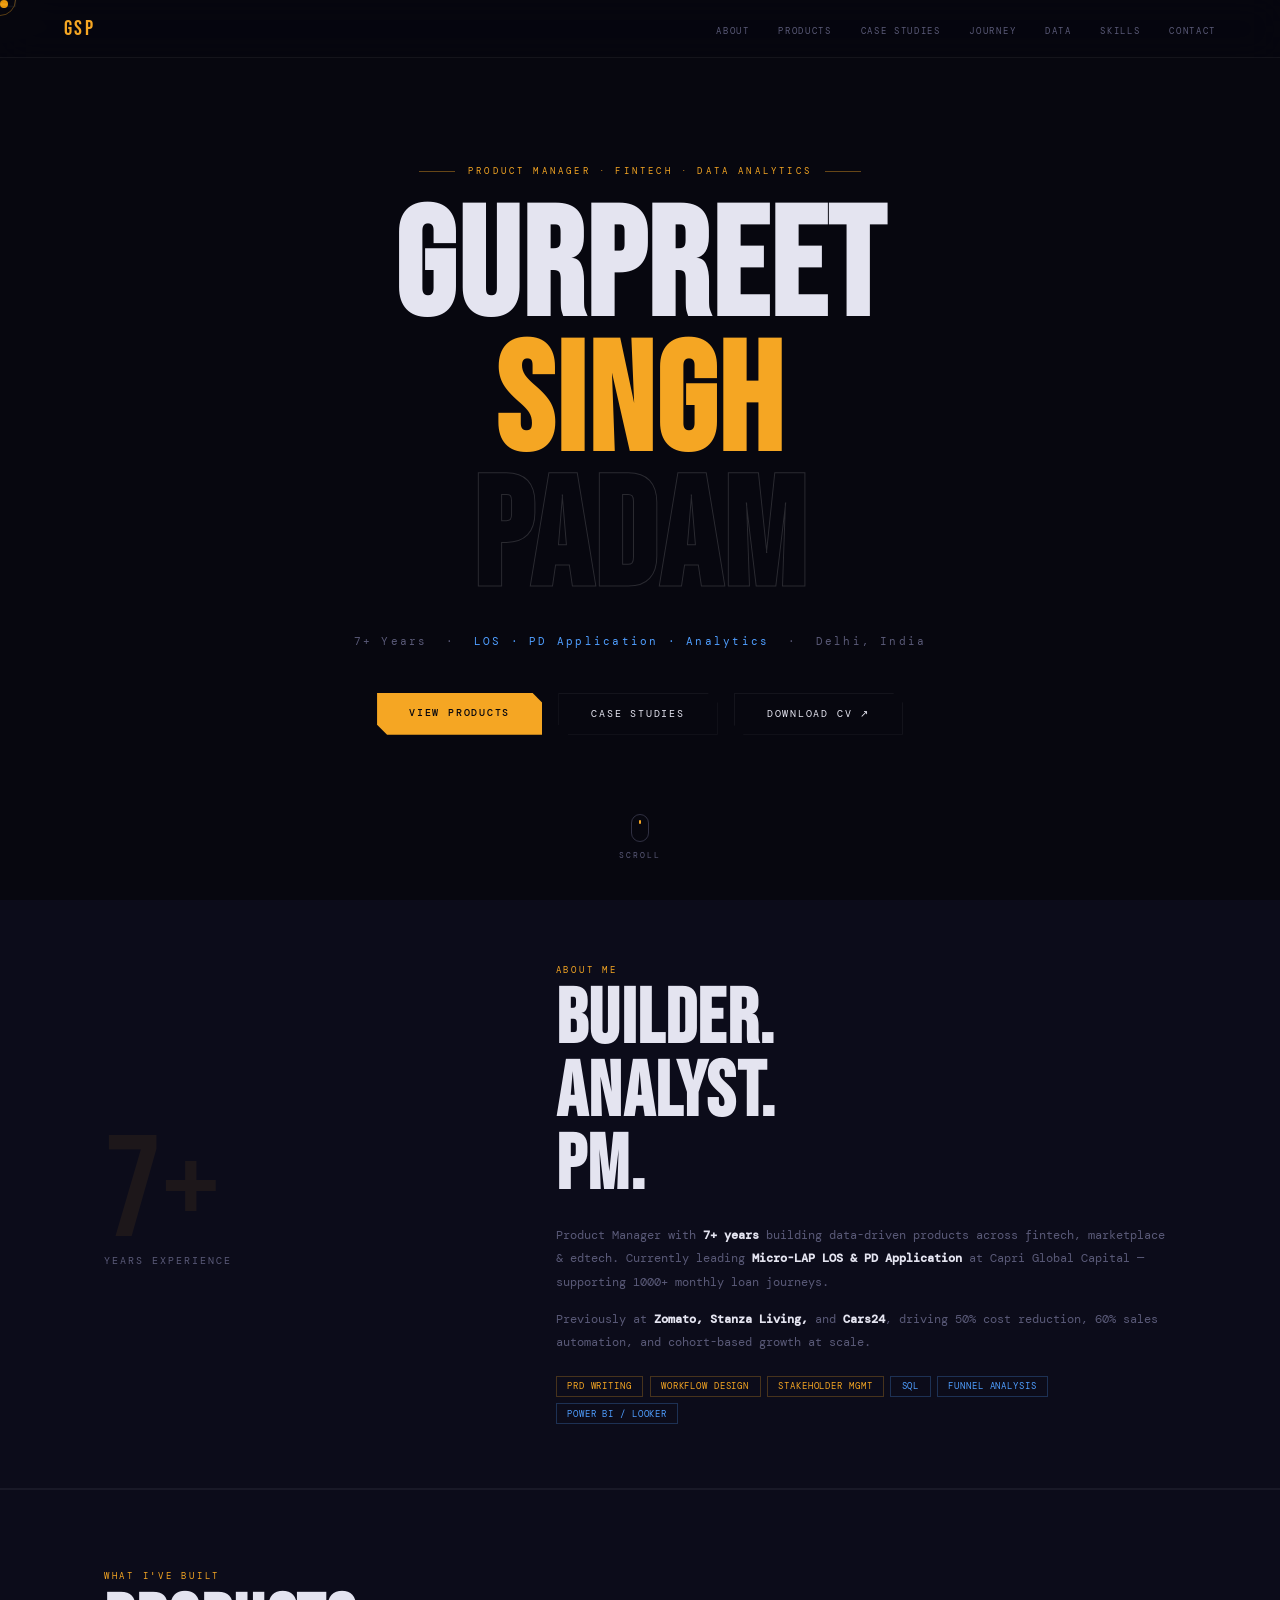
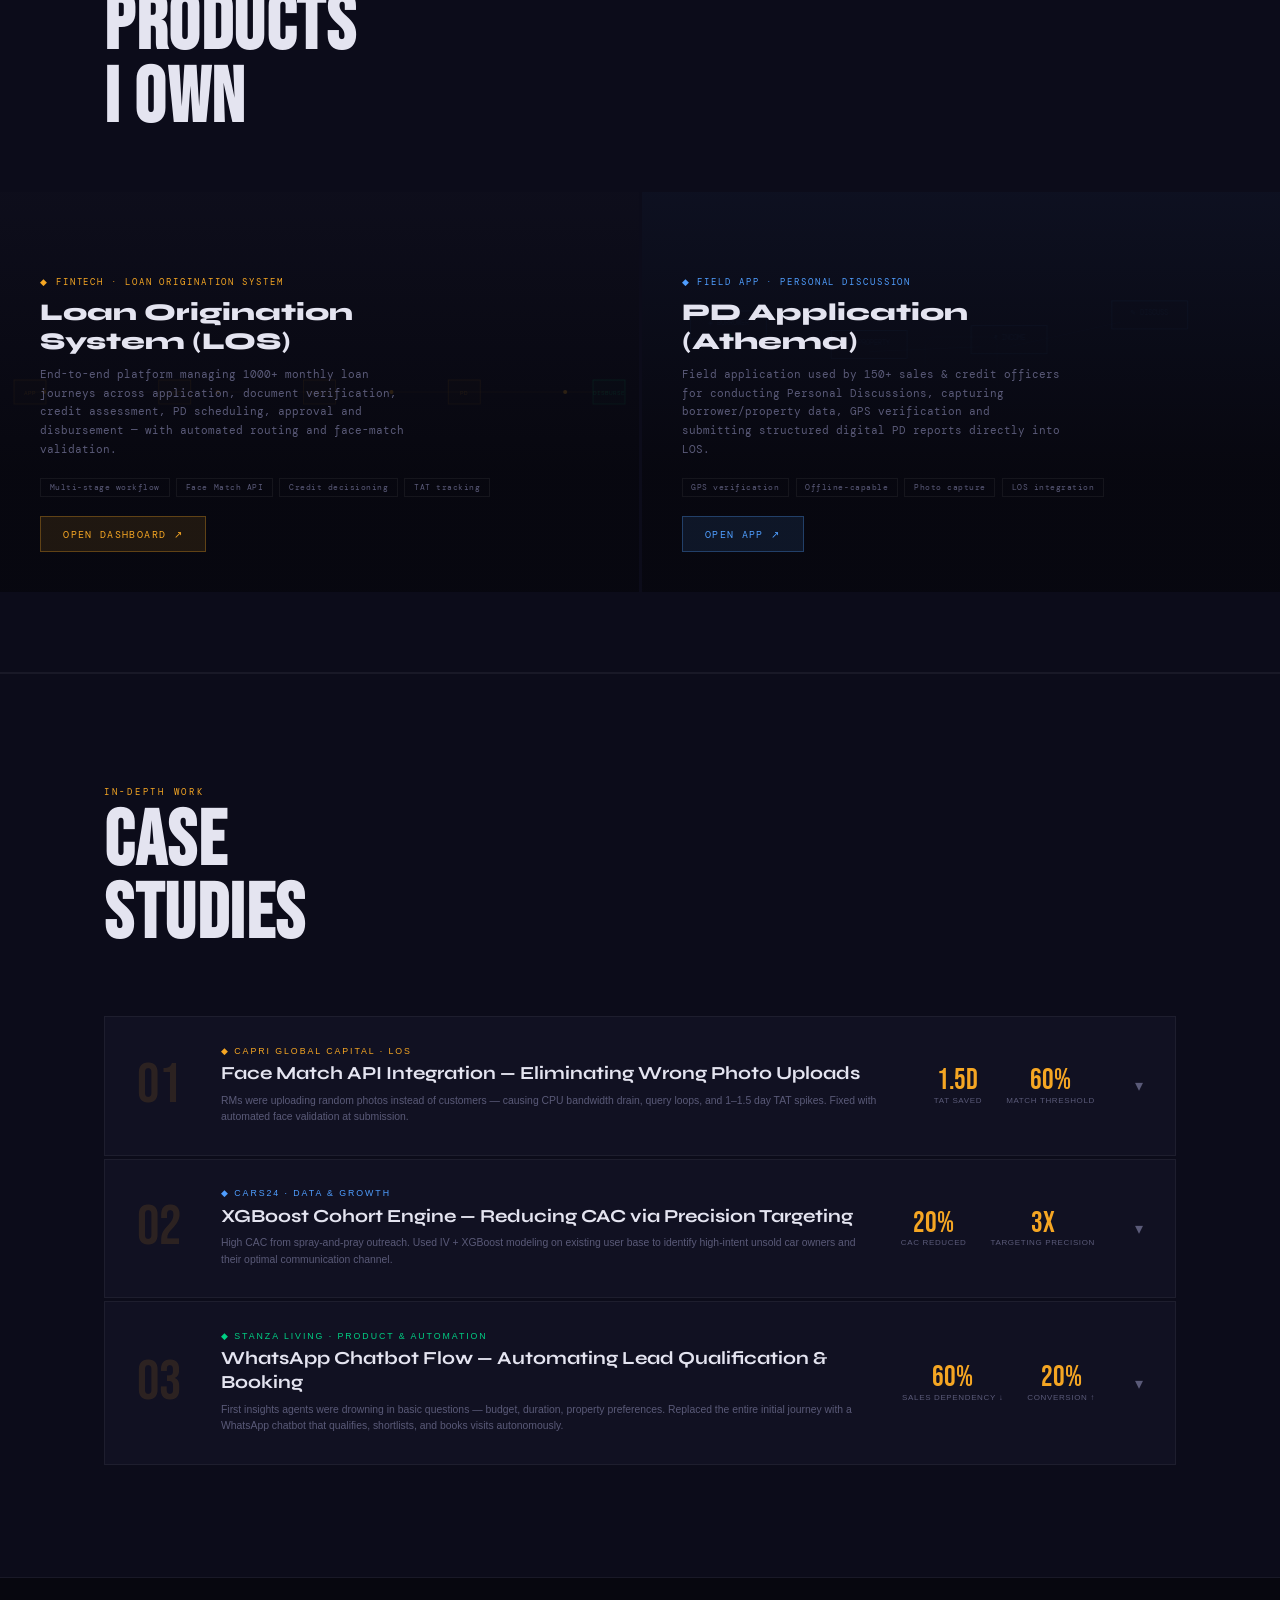
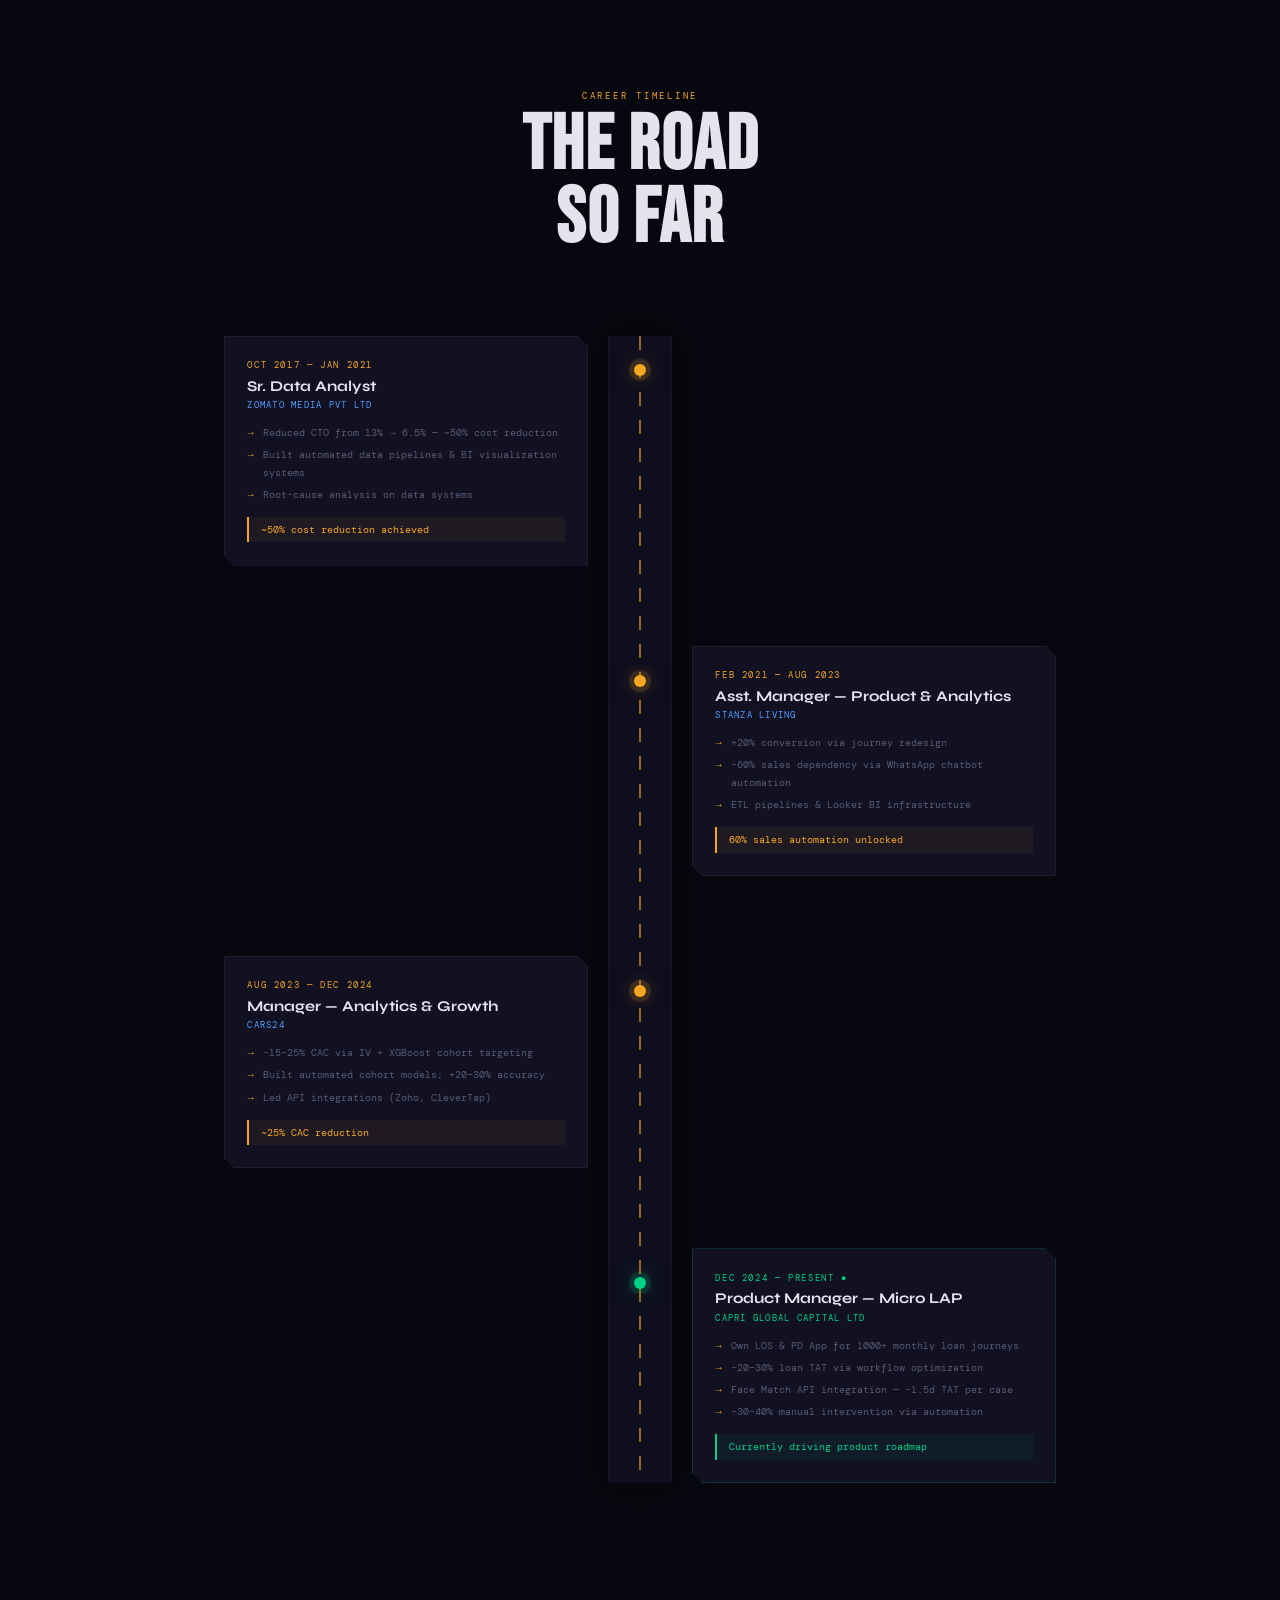
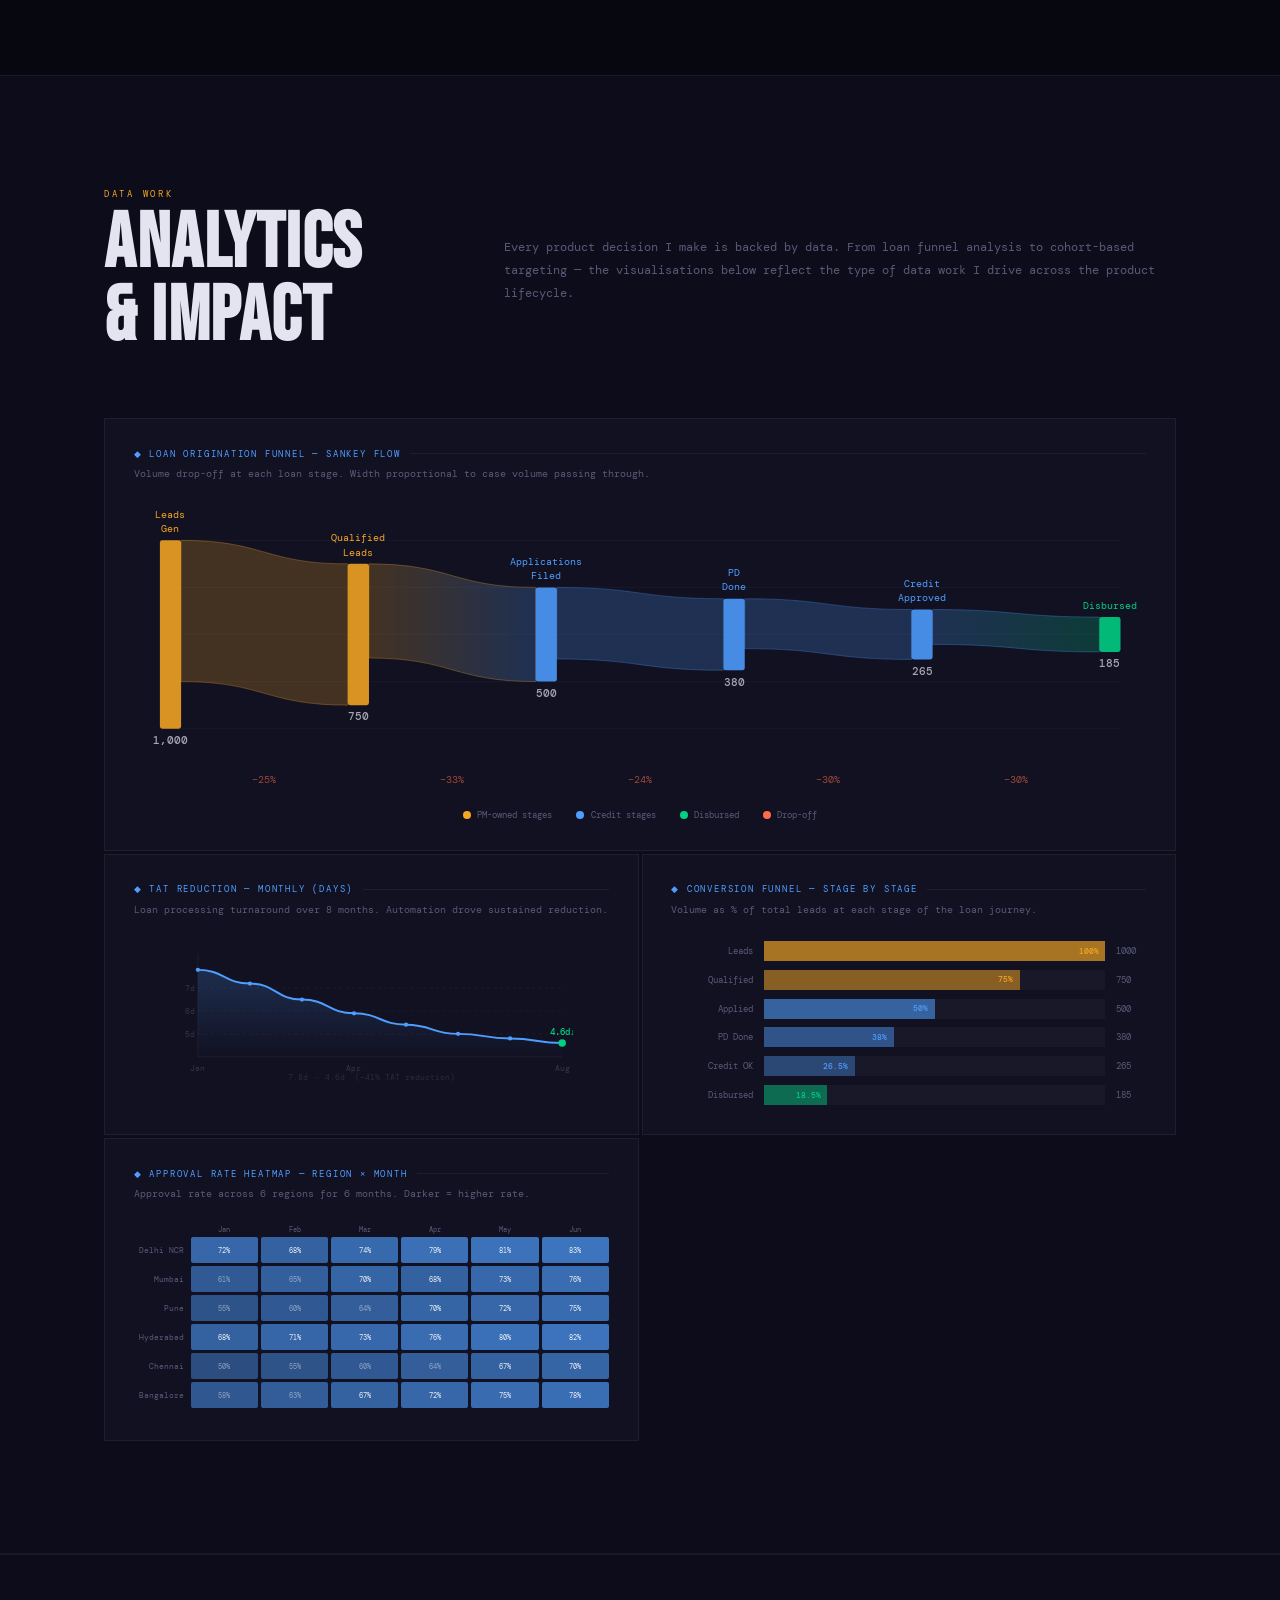
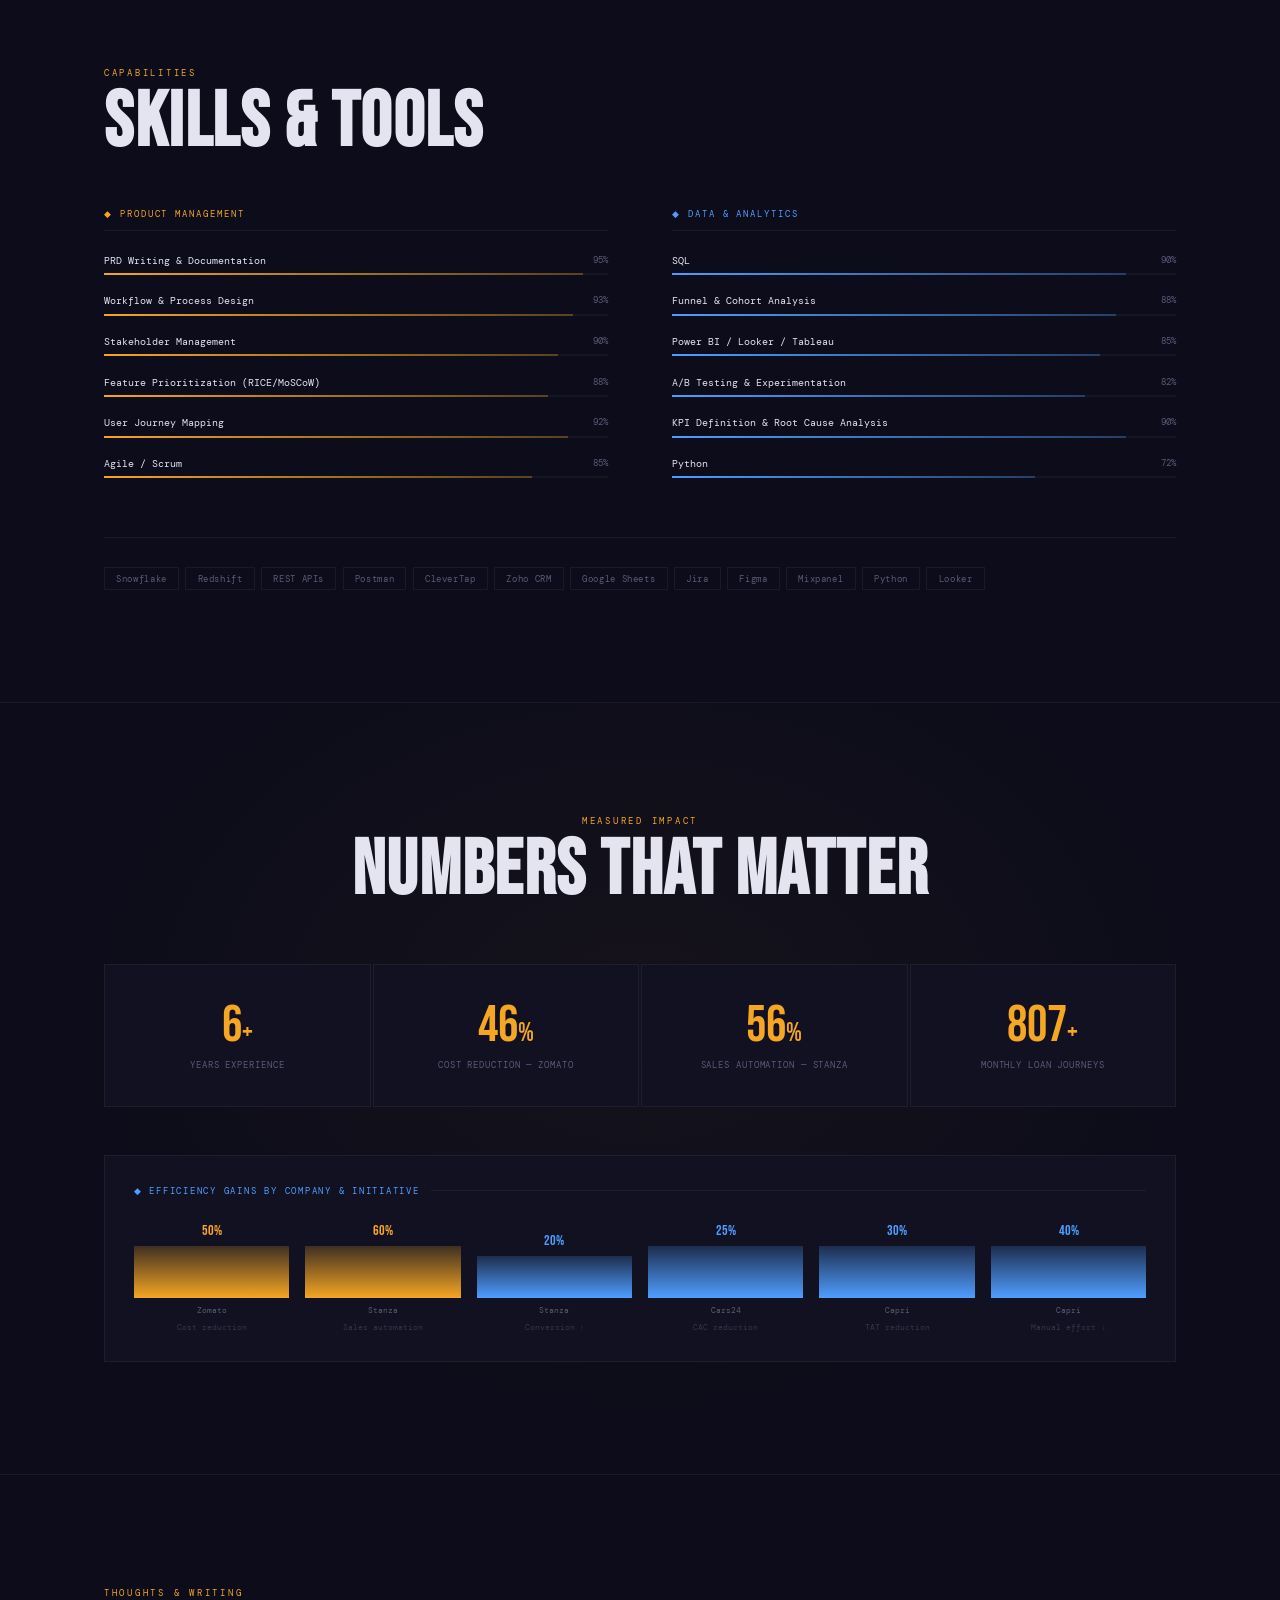
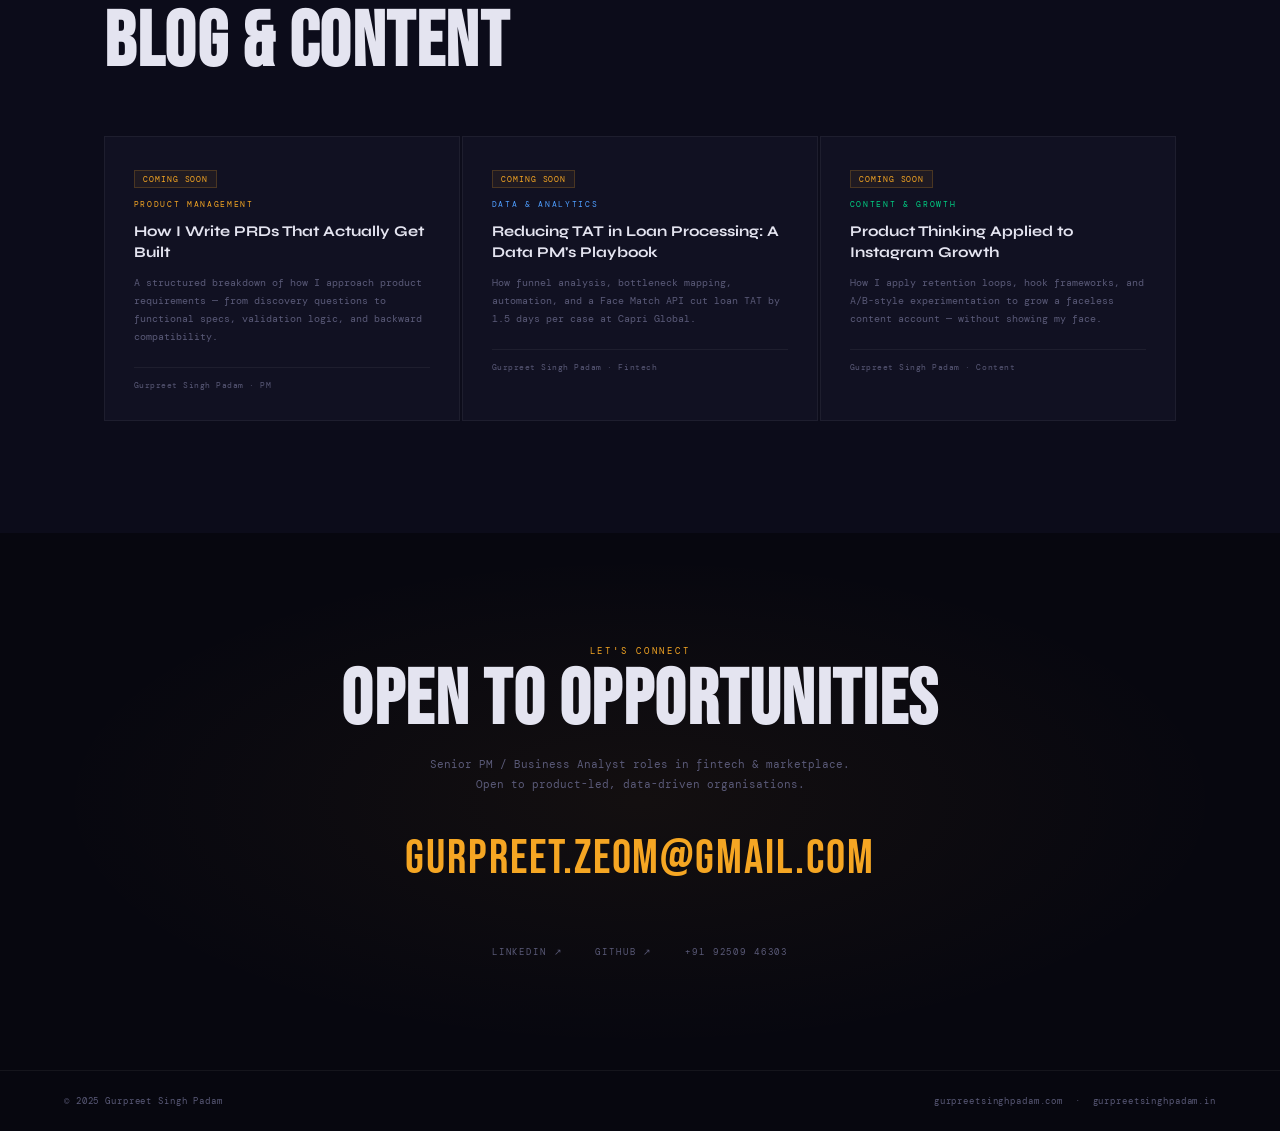
<file: gurpreetsinghpadam_final.html>
<!DOCTYPE html>
<html lang="en">
<head>
<meta charset="UTF-8">
<meta name="viewport" content="width=device-width, initial-scale=1.0">
<meta name="description" content="Gurpreet Singh Padam — Product Manager with 7+ years in fintech and marketplace. LOS, PD Application, data-driven workflows. Based in Delhi, India.">
<meta name="keywords" content="Product Manager, Fintech, LOS, Loan Origination, Data Analytics, Delhi, Gurpreet Singh Padam">
<meta property="og:title" content="Gurpreet Singh Padam — PM & Data Portfolio">
<meta property="og:description" content="7+ years building data-driven products across fintech, marketplace & edtech. LOS · PD Application · Analytics.">
<meta name="theme-color" content="#f5a623">
<title>Gurpreet Singh Padam — Product Manager & Data Portfolio</title>
<link href="https://fonts.googleapis.com/css2?family=Bebas+Neue&family=DM+Mono:wght@300;400;500&family=Syne:wght@400;600;700;800&display=swap" rel="stylesheet">
<style>
:root{
  --bg:#07070f;--sur:#0c0c1a;--card:#111122;--card2:#161630;
  --gold:#f5a623;--gd:.12;--blue:#4f9eff;--green:#00d084;--red:#ff6b4a;--purple:#bf7fff;
  --text:#e4e4f0;--muted:#5a5a78;--border:rgba(255,255,255,.055);
}
*,*::before,*::after{margin:0;padding:0;box-sizing:border-box}
html{scroll-behavior:smooth}
body{background:var(--bg);color:var(--text);font-family:'DM Mono',monospace;overflow-x:hidden;cursor:none}

/* CURSOR */
.cur,.cur-r{position:fixed;top:0;left:0;pointer-events:none;z-index:9999;border-radius:50%}
.cur{width:8px;height:8px;background:var(--gold);mix-blend-mode:difference}
.cur-r{width:32px;height:32px;border:1px solid rgba(245,166,35,.35);z-index:9998;
  transition:width .25s,height .25s,border-color .25s}

/* NAV */
nav{position:fixed;top:0;left:0;right:0;z-index:600;padding:1rem 4rem;
  display:flex;justify-content:space-between;align-items:center;
  background:rgba(7,7,15,.85);backdrop-filter:blur(18px);
  border-bottom:1px solid var(--border);transition:border-color .4s}
.n-logo{font-family:'Bebas Neue',sans-serif;font-size:1.3rem;letter-spacing:.12em;color:var(--gold)}
.n-links{display:flex;gap:1.8rem;list-style:none}
.n-links a{color:var(--muted);text-decoration:none;font-size:.58rem;letter-spacing:.18em;
  text-transform:uppercase;transition:color .3s;position:relative;padding-bottom:2px}
.n-links a::after{content:'';position:absolute;bottom:0;left:0;right:0;height:1px;
  background:var(--gold);transform:scaleX(0);transition:transform .3s;transform-origin:left}
.n-links a:hover{color:var(--gold)}
.n-links a:hover::after{transform:scaleX(1)}

/* HERO */
#hero{height:100vh;position:relative;display:flex;align-items:center;justify-content:center;overflow:hidden}
#hcanvas{position:absolute;inset:0;width:100%;height:100%}
.hero-c{position:relative;z-index:2;text-align:center}
.hero-eyebrow{font-size:.57rem;letter-spacing:.35em;text-transform:uppercase;color:var(--gold);
  margin-bottom:1.6rem;opacity:0;animation:fadeUp .7s .4s ease forwards;
  display:flex;align-items:center;justify-content:center;gap:.8rem}
.hero-eyebrow::before,.hero-eyebrow::after{content:'';width:36px;height:1px;background:rgba(245,166,35,.4)}
.hero-name{font-family:'Bebas Neue',sans-serif;font-size:clamp(4rem,12vw,10.5rem);
  line-height:.88;letter-spacing:.015em;opacity:0;animation:fadeUp .7s .55s ease forwards}
.hn1{display:block;color:var(--text)}
.hn2{display:block;color:var(--gold)}
.hn3{display:block;-webkit-text-stroke:1px rgba(255,255,255,.14);color:transparent}
.hero-sub{margin-top:1.6rem;font-size:.7rem;letter-spacing:.2em;color:var(--muted);
  opacity:0;animation:fadeUp .7s .7s ease forwards}
.hero-sub em{color:var(--blue);font-style:normal}
.hero-ctas{margin-top:2.8rem;display:flex;gap:1rem;justify-content:center;flex-wrap:wrap;
  opacity:0;animation:fadeUp .7s .85s ease forwards}
.btn-g{padding:.85rem 2rem;background:var(--gold);color:#07070f;
  font-family:'DM Mono',monospace;font-size:.62rem;font-weight:500;
  letter-spacing:.18em;text-transform:uppercase;text-decoration:none;border:none;cursor:none;
  clip-path:polygon(0 0,calc(100% - 10px) 0,100% 10px,100% 100%,10px 100%,0 calc(100% - 10px));transition:all .3s}
.btn-g:hover{background:#ffc24a;transform:translateY(-3px);box-shadow:0 12px 30px rgba(245,166,35,.25)}
.btn-o{padding:.85rem 2rem;background:transparent;color:var(--text);
  font-family:'DM Mono',monospace;font-size:.62rem;letter-spacing:.18em;text-transform:uppercase;
  text-decoration:none;border:1px solid var(--border);cursor:none;
  clip-path:polygon(0 0,calc(100% - 10px) 0,100% 10px,100% 100%,10px 100%,0 calc(100% - 10px));transition:all .3s}
.btn-o:hover{border-color:var(--gold);color:var(--gold);transform:translateY(-3px)}
.scroll-ind{position:absolute;bottom:2.5rem;left:50%;transform:translateX(-50%);
  display:flex;flex-direction:column;align-items:center;gap:.5rem;
  opacity:0;animation:fadeIn 1s 1.5s forwards}
.scroll-ind span{font-size:.5rem;letter-spacing:.25em;color:var(--muted);text-transform:uppercase}
.s-wheel{width:18px;height:28px;border:1px solid rgba(90,90,118,.5);border-radius:9px;position:relative}
.s-wheel::after{content:'';position:absolute;top:5px;left:50%;transform:translateX(-50%);
  width:2px;height:4px;background:var(--gold);border-radius:2px;animation:swob 1.5s ease-in-out infinite}

/* SHARED */
.s-lbl{font-size:.57rem;letter-spacing:.3em;text-transform:uppercase;color:var(--gold);margin-bottom:.5rem}
.s-ttl{font-family:'Bebas Neue',sans-serif;font-size:clamp(2.8rem,6vw,5rem);line-height:.95;letter-spacing:.02em}
.wrap{max-width:1200px;margin:0 auto;padding:0 4rem}
section{padding:7rem 0}
.clip{clip-path:polygon(0 0,calc(100% - 10px) 0,100% 10px,100% 100%,10px 100%,0 calc(100% - 10px))}

/* =========== PRODUCTS =========== */
#products{background:var(--sur);border-top:1px solid var(--border);border-bottom:1px solid var(--border)}
.prod-grid{display:grid;grid-template-columns:1fr 1fr;gap:3px;margin-top:3.5rem}
.prod-card{position:relative;min-height:400px;overflow:hidden;cursor:none;background:var(--card)}
.pcanvas{position:absolute;inset:0;width:100%;height:100%}
.poverlay{position:absolute;inset:0;background:linear-gradient(to top,rgba(7,7,15,.97) 30%,rgba(7,7,15,.35) 100%)}
.pcontent{position:absolute;bottom:0;left:0;right:0;padding:2.5rem;z-index:2}
.ptag{font-size:.54rem;letter-spacing:.22em;text-transform:uppercase;margin-bottom:.7rem}
.ptag.los{color:var(--gold)}.ptag.pd{color:var(--blue)}
.pname{font-family:'Syne',sans-serif;font-size:1.5rem;font-weight:800;margin-bottom:.5rem;line-height:1.2}
.pdesc{font-size:.67rem;color:var(--muted);line-height:1.75;margin-bottom:1.2rem;max-width:380px}
.pchips{display:flex;flex-wrap:wrap;gap:.4rem;margin-bottom:1.2rem}
.pchip{padding:.2rem .55rem;border:1px solid var(--border);font-size:.53rem;letter-spacing:.06em;color:var(--muted)}
.pbtn{display:inline-flex;align-items:center;gap:.4rem;padding:.65rem 1.4rem;
  background:rgba(245,166,35,.1);border:1px solid rgba(245,166,35,.3);
  color:var(--gold);font-family:'DM Mono',monospace;font-size:.6rem;letter-spacing:.14em;
  text-transform:uppercase;cursor:none;transition:all .3s}
.pbtn:hover{background:rgba(245,166,35,.2);border-color:var(--gold)}
.pbtn.b{background:rgba(79,158,255,.1);border-color:rgba(79,158,255,.3);color:var(--blue)}
.pbtn.b:hover{background:rgba(79,158,255,.2);border-color:var(--blue)}
.prod-card::after{content:'';position:absolute;inset:0;border:1px solid transparent;transition:border-color .4s;pointer-events:none}
.prod-card:hover::after{border-color:rgba(245,166,35,.25)}

/* =========== MODALS =========== */
.mov{position:fixed;inset:0;z-index:800;background:rgba(7,7,15,.96);backdrop-filter:blur(14px);
  display:flex;align-items:center;justify-content:center;opacity:0;pointer-events:none;transition:opacity .35s}
.mov.open{opacity:1;pointer-events:all}
.mbox{position:relative;width:94vw;max-width:1100px;max-height:92vh;overflow:hidden;
  border:1px solid var(--border);background:var(--bg);
  transform:translateY(28px);transition:transform .4s ease}
.mov.open .mbox{transform:translateY(0)}
.mclose{position:absolute;top:1rem;right:1.2rem;z-index:10;font-size:.75rem;color:var(--muted);
  cursor:none;transition:color .3s;letter-spacing:.08em;padding:.3rem .5rem;background:transparent;border:none}
.mclose:hover{color:var(--text)}

/* LOS Dashboard */
.los-wrap{display:flex;flex-direction:column;height:90vh;max-height:640px}
.los-bar{display:flex;align-items:center;gap:1rem;padding:.6rem 1.2rem;
  background:#0a0a18;border-bottom:1px solid var(--border);flex-shrink:0}
.ldots{display:flex;gap:.4rem}
.ldots span{width:10px;height:10px;border-radius:50%}
.d1{background:#ff5f56}.d2{background:#ffbd2e}.d3{background:#27c93f}
.los-bar-title{font-size:.58rem;letter-spacing:.15em;color:var(--muted)}
.los-bar-badge{margin-left:auto;padding:.18rem .6rem;background:rgba(0,208,132,.12);
  border:1px solid rgba(0,208,132,.3);font-size:.5rem;letter-spacing:.1em;color:var(--green)}
.los-body{display:flex;flex:1;overflow:hidden}
.los-side{width:155px;background:#09091a;border-right:1px solid var(--border);
  padding:.7rem 0;flex-shrink:0;display:flex;flex-direction:column}
.lnav-item{padding:.5rem 1rem;font-size:.58rem;letter-spacing:.1em;color:var(--muted);
  cursor:none;transition:all .2s;display:flex;justify-content:space-between;align-items:center}
.lnav-item.active{background:rgba(245,166,35,.08);color:var(--gold);border-left:2px solid var(--gold)}
.lnav-item:hover:not(.active){color:var(--text)}
.lbadge{padding:.1rem .35rem;background:rgba(245,166,35,.2);font-size:.48rem;color:var(--gold)}
.lbadge.r{background:rgba(255,107,74,.2);color:var(--red)}
.los-main{flex:1;overflow-y:auto;padding:1.2rem;display:flex;flex-direction:column;gap:1rem}
.kpi-row{display:grid;grid-template-columns:repeat(4,1fr);gap:1px}
.kpi{background:var(--card);padding:.9rem;border:1px solid var(--border)}
.kpi-num{font-family:'Bebas Neue',sans-serif;font-size:1.8rem;color:var(--gold);line-height:1}
.kpi-lbl{font-size:.52rem;letter-spacing:.1em;color:var(--muted);margin:.25rem 0 .15rem;text-transform:uppercase}
.kpi-d{font-size:.52rem;color:var(--green)}
.kpi-d.neg{color:var(--red)}
.los-sec{font-size:.52rem;letter-spacing:.2em;text-transform:uppercase;color:var(--gold);
  padding-bottom:.45rem;border-bottom:1px solid var(--border);margin-bottom:.7rem}
.pipeline{display:flex;align-items:center;gap:.3rem;overflow-x:auto;padding-bottom:.4rem}
.p-stage{background:var(--card2);border:1px solid var(--border);
  padding:.5rem .75rem;min-width:90px;position:relative;transition:border-color .3s;
  clip-path:polygon(0 0,calc(100% - 7px) 0,100% 50%,calc(100% - 7px) 100%,0 100%)}
.p-stage:not(:first-child){margin-left:-7px;padding-left:12px}
.p-stage.s1{border-color:rgba(245,166,35,.35);background:rgba(245,166,35,.06)}
.p-stage.s5{border-color:rgba(0,208,132,.35);background:rgba(0,208,132,.04)}
.psc{font-family:'Bebas Neue',sans-serif;font-size:1.3rem;line-height:1}
.psn{font-size:.5rem;letter-spacing:.07em;color:var(--muted);margin-top:.1rem}
.pss{font-size:.5rem;color:var(--green);margin-top:.15rem}
.ltable{width:100%;border-collapse:collapse;font-size:.58rem}
.ltable th{color:var(--muted);letter-spacing:.1em;text-transform:uppercase;
  padding:.35rem .55rem;text-align:left;border-bottom:1px solid var(--border);font-weight:400}
.ltable td{padding:.4rem .55rem;border-bottom:1px solid rgba(255,255,255,.02);color:var(--muted)}
.ltable td:first-child{color:var(--text)}
.ltable tr:hover td{background:rgba(255,255,255,.018)}
.lsp{display:inline-block;padding:.1rem .45rem;border-radius:2px;font-size:.48rem;letter-spacing:.05em}
.lsp.doc{background:rgba(79,158,255,.15);color:var(--blue)}
.lsp.credit{background:rgba(245,166,35,.15);color:var(--gold)}
.lsp.pd{background:rgba(191,127,255,.15);color:var(--purple)}
.lsp.dis{background:rgba(0,208,132,.15);color:var(--green)}
.lsp.app{background:rgba(255,107,74,.12);color:var(--red)}
.mini-bars{display:flex;align-items:flex-end;gap:3px;height:36px;margin-top:.5rem}
.mb{width:18px;background:linear-gradient(to top,var(--gold),rgba(245,166,35,.2));border-radius:1px}

/* PD App */
.pd-body{display:flex;height:90vh;max-height:640px}
.pd-info{flex:1;padding:2.5rem;background:var(--sur);border-right:1px solid var(--border);
  display:flex;flex-direction:column;justify-content:center;overflow-y:auto}
.pd-tag{font-size:.53rem;letter-spacing:.22em;text-transform:uppercase;color:var(--blue);margin-bottom:.9rem}
.pd-ttl{font-family:'Bebas Neue',sans-serif;font-size:2.8rem;line-height:.95;margin-bottom:1.1rem}
.pd-desc{font-size:.68rem;color:var(--muted);line-height:1.85;margin-bottom:1.4rem}
.pd-feats{display:flex;flex-direction:column;gap:.55rem}
.pd-feat{display:flex;align-items:flex-start;gap:.6rem;font-size:.64rem;color:var(--muted)}
.pd-fi{color:var(--blue);flex-shrink:0;margin-top:.05rem}
.pd-feat strong{color:var(--text)}
.pd-phone-w{width:310px;flex-shrink:0;display:flex;align-items:center;justify-content:center;
  background:#070710;padding:2rem}
.phone{width:240px;height:500px;background:#0a0a1c;
  border:2px solid rgba(79,158,255,.22);border-radius:34px;
  position:relative;overflow:hidden;box-shadow:0 0 60px rgba(79,158,255,.08)}
.notch{width:76px;height:16px;background:#07070f;border-radius:0 0 10px 10px;
  position:absolute;top:0;left:50%;transform:translateX(-50%);z-index:2}
.pscreen{position:absolute;inset:0;overflow-y:auto;padding-top:20px;display:flex;flex-direction:column}
.app-hdr{background:#0f0f22;padding:.55rem .85rem;border-bottom:1px solid var(--border);
  display:flex;align-items:center;gap:.5rem;flex-shrink:0}
.app-back{color:var(--blue);font-size:.62rem}
.app-ttl{font-size:.62rem;font-weight:500;color:var(--text);flex:1;text-align:center}
.app-case-b{background:rgba(79,158,255,.07);border-bottom:1px solid var(--blue2, rgba(79,158,255,.15));
  padding:.45rem .85rem;flex-shrink:0}
.case-id{font-size:.55rem;color:var(--blue);letter-spacing:.1em}
.case-nm{font-size:.6rem;color:var(--text);margin-top:.12rem}
.prog-w{padding:.6rem .85rem;background:#0d0d20;flex-shrink:0}
.prog-bar{height:3px;background:rgba(79,158,255,.15);border-radius:2px;overflow:hidden}
.prog-fill{width:75%;height:100%;background:linear-gradient(to right,var(--blue),var(--green))}
.prog-txt{display:flex;justify-content:space-between;margin-top:.3rem}
.prog-txt span{font-size:.48rem;color:var(--muted)}
.app-secs{padding:.45rem .85rem;display:flex;flex-direction:column;gap:.28rem;flex-shrink:0}
.app-sec{display:flex;align-items:center;gap:.45rem;padding:.4rem .55rem;
  border:1px solid var(--border);font-size:.58rem;border-radius:2px}
.app-sec.done{border-color:rgba(0,208,132,.3);color:var(--green);background:rgba(0,208,132,.04)}
.app-sec.active{border-color:rgba(79,158,255,.4);color:var(--blue);background:rgba(79,158,255,.05)}
.app-sec.pend{color:var(--muted)}
.app-form{padding:.5rem .85rem;flex:1}
.app-field{margin-bottom:.5rem}
.app-field label{display:block;font-size:.5rem;letter-spacing:.07em;color:var(--muted);margin-bottom:.18rem;text-transform:uppercase}
.app-field input,.app-field select{width:100%;background:#111128;border:1px solid var(--border);
  color:var(--text);font-family:'DM Mono',monospace;font-size:.57rem;padding:.3rem .45rem;border-radius:2px;outline:none}
.app-field input:focus{border-color:var(--blue)}
.app-acts{display:flex;gap:.35rem;padding:.6rem .85rem;background:#0a0a1a;border-top:1px solid var(--border);flex-shrink:0}
.app-act{flex:1;padding:.4rem .28rem;font-family:'DM Mono',monospace;font-size:.52rem;border:none;cursor:none;border-radius:2px}
.act-gps{background:rgba(79,158,255,.12);color:var(--blue);border:1px solid rgba(79,158,255,.25)}
.act-photo{background:rgba(245,166,35,.1);color:var(--gold);border:1px solid rgba(245,166,35,.25)}
.act-sub{background:var(--blue);color:#fff;font-weight:500}

/* =========== JOURNEY =========== */
#journey{position:relative;overflow:hidden}
.j-hdr{text-align:center;margin-bottom:5rem}
.road-w{position:relative;max-width:960px;margin:0 auto;padding:0 4rem}
.road-strip{position:absolute;left:50%;transform:translateX(-50%);
  top:0;bottom:0;width:64px;background:#0e0e1e;box-shadow:0 0 40px rgba(0,0,0,.6)}
.road-strip::before{content:'';position:absolute;left:50%;transform:translateX(-50%);
  top:0;bottom:0;width:2px;
  background:repeating-linear-gradient(to bottom,var(--gold) 0,var(--gold) 14px,transparent 14px,transparent 28px);
  animation:dash .65s linear infinite;opacity:.6}
.road-e{position:absolute;top:0;bottom:0;width:1px;background:rgba(255,255,255,.03)}
.road-e.l{left:calc(50% - 32px)}.road-e.r{right:calc(50% - 32px)}
.ms{position:relative;display:flex;align-items:flex-start;margin-bottom:5rem;
  opacity:0;transition:opacity .65s ease,transform .65s ease}
.ms.ml{transform:translateX(60px)}.ms.mr{transform:translateX(-60px);flex-direction:row-reverse}
.ms.min{opacity:1;transform:translateX(0)}
.mdot{position:absolute;left:50%;top:1.8rem;transform:translateX(-50%);
  width:12px;height:12px;border-radius:50%;z-index:3;background:var(--gold);
  box-shadow:0 0 0 5px rgba(245,166,35,.15),0 0 20px rgba(245,166,35,.5);animation:dotP 2.5s infinite}
.mdot.cur{background:var(--green);animation:dotPG 2.5s infinite;
  box-shadow:0 0 0 5px rgba(0,208,132,.15),0 0 20px rgba(0,208,132,.5)}
.mcard{width:calc(50% - 52px);background:var(--card);border:1px solid var(--border);padding:1.4rem;
  clip-path:polygon(0 0,calc(100% - 10px) 0,100% 10px,100% 100%,10px 100%,0 calc(100% - 10px));
  transition:border-color .3s,background .3s}
.mcard:hover{border-color:rgba(245,166,35,.2);background:var(--card2)}
.ms.ml .mcard{margin-right:auto}.ms.mr .mcard{margin-left:auto}
.mcard::after{content:'';position:absolute;top:2.3rem;width:40px;height:1px;background:rgba(245,166,35,.25)}
.ms.ml .mcard::after{right:-40px}.ms.mr .mcard::after{left:-40px}
.myr{font-size:.56rem;letter-spacing:.18em;color:var(--gold);margin-bottom:.35rem;text-transform:uppercase}
.mrole{font-family:'Syne',sans-serif;font-size:.93rem;font-weight:700;line-height:1.3;margin-bottom:.2rem}
.mco{font-size:.56rem;letter-spacing:.14em;text-transform:uppercase;color:var(--blue);margin-bottom:.8rem}
.mco.g{color:var(--green)}
.mul{list-style:none}
.mul li{font-size:.65rem;color:var(--muted);line-height:1.7;padding-left:1rem;position:relative;margin-bottom:.28rem}
.mul li::before{content:'→';position:absolute;left:0;color:var(--gold)}
.mbadge{margin-top:.85rem;padding:.38rem .7rem;background:rgba(245,166,35,.06);
  border-left:2px solid var(--gold);font-size:.6rem;color:var(--gold)}
.mbadge.g{background:rgba(0,208,132,.06);border-color:var(--green);color:var(--green)}

/* =========== CASE STUDIES =========== */
#cases{background:var(--sur);border-top:1px solid var(--border);border-bottom:1px solid var(--border)}
.cases-hdr{margin-bottom:4rem}
.cs-grid{display:flex;flex-direction:column;gap:3px}
.cs-card{background:var(--card);border:1px solid var(--border);overflow:hidden;transition:border-color .3s}
.cs-card:hover{border-color:rgba(245,166,35,.18)}
.cs-trigger{width:100%;display:flex;align-items:center;gap:1.5rem;padding:1.8rem 2rem;
  cursor:none;background:transparent;border:none;color:var(--text);text-align:left;position:relative}
.cs-num{font-family:'Bebas Neue',sans-serif;font-size:3.5rem;line-height:1;
  color:rgba(245,166,35,.12);transition:color .3s;flex-shrink:0;width:60px}
.cs-card:hover .cs-num{color:rgba(245,166,35,.25)}
.cs-head{flex:1}
.cs-company{font-size:.55rem;letter-spacing:.22em;text-transform:uppercase;margin-bottom:.4rem}
.cs-company.capri{color:var(--gold)}.cs-company.cars{color:var(--blue)}.cs-company.stanza{color:var(--green)}
.cs-title{font-family:'Syne',sans-serif;font-size:1.15rem;font-weight:700;line-height:1.3;margin-bottom:.4rem}
.cs-tagline{font-size:.65rem;color:var(--muted);line-height:1.6}
.cs-metrics-peek{display:flex;gap:1.5rem;margin-left:auto;flex-shrink:0}
.cs-mp{text-align:center}
.cs-mp-num{font-family:'Bebas Neue',sans-serif;font-size:1.8rem;line-height:1;color:var(--gold)}
.cs-mp-lbl{font-size:.5rem;letter-spacing:.08em;color:var(--muted);text-transform:uppercase}
.cs-arrow{font-size:1rem;color:var(--muted);transition:transform .4s ease,color .3s;flex-shrink:0;margin-left:1rem}
.cs-card.open .cs-arrow{transform:rotate(180deg);color:var(--gold)}

/* Expanded panel */
.cs-panel{max-height:0;overflow:hidden;transition:max-height .5s cubic-bezier(.16,1,.3,1)}
.cs-card.open .cs-panel{max-height:1000px}
.cs-inner{padding:0 2rem 2rem}
.cs-3col{display:grid;grid-template-columns:1fr 1fr 1fr;gap:3px;margin-bottom:2rem}
.cs-col{padding:1.5rem;background:var(--bg);border:1px solid var(--border)}
.cs-col-head{font-size:.55rem;letter-spacing:.22em;text-transform:uppercase;margin-bottom:.8rem;
  padding-bottom:.6rem;border-bottom:1px solid var(--border)}
.cs-col-head.prob{color:var(--red)}.cs-col-head.sol{color:var(--blue)}.cs-col-head.res{color:var(--green)}
.cs-col p{font-size:.68rem;color:var(--muted);line-height:1.8}
.cs-col p strong{color:var(--text)}
.cs-col ul{list-style:none;margin-top:.6rem}
.cs-col ul li{font-size:.66rem;color:var(--muted);line-height:1.7;padding-left:1rem;position:relative;margin-bottom:.3rem}
.cs-col ul li::before{content:'›';position:absolute;left:0}
.cs-col ul li::before.prob{color:var(--red)}
.cs-col ul li::before.sol{color:var(--blue)}
.cs-vis{background:var(--bg);border:1px solid var(--border);padding:1.5rem}
.cs-vis-title{font-size:.53rem;letter-spacing:.2em;text-transform:uppercase;color:var(--blue);
  margin-bottom:1.2rem;display:flex;align-items:center;gap:.6rem}
.cs-vis-title::after{content:'';flex:1;height:1px;background:var(--border)}

/* FACE MATCH Viz */
.face-match-viz{display:flex;gap:2rem;align-items:center;flex-wrap:wrap}
.fmv-flow{display:flex;align-items:center;gap:.5rem;flex:1;min-width:300px}
.fmv-step{text-align:center}
.fmv-icon{width:48px;height:48px;border:1px solid var(--border);border-radius:50%;
  display:flex;align-items:center;justify-content:center;margin:0 auto .4rem;font-size:1.1rem}
.fmv-step.ok .fmv-icon{border-color:rgba(0,208,132,.4);background:rgba(0,208,132,.06)}
.fmv-step.fail .fmv-icon{border-color:rgba(255,107,74,.4);background:rgba(255,107,74,.06)}
.fmv-step.neutral .fmv-icon{border-color:rgba(79,158,255,.4);background:rgba(79,158,255,.06)}
.fmv-lbl{font-size:.52rem;color:var(--muted);letter-spacing:.06em;max-width:60px}
.fmv-arrow{font-size:.8rem;color:var(--muted);flex-shrink:0}
.fmv-threshold{flex:1;min-width:200px}
.fmv-gauge{position:relative;height:60px}
.gauge-track{width:100%;height:10px;background:rgba(255,255,255,.05);border-radius:5px;margin-top:25px}
.gauge-fill{height:100%;border-radius:5px;background:linear-gradient(to right,var(--red),var(--gold),var(--green));
  transition:width 1.2s cubic-bezier(.16,1,.3,1)}
.gauge-marker{position:absolute;top:10px;width:2px;height:30px;background:rgba(255,255,255,.7)}
.gauge-marker-lbl{position:absolute;top:0;font-size:.5rem;color:var(--text);
  transform:translateX(-50%);white-space:nowrap}
.gauge-indicator{position:absolute;top:22px;width:12px;height:12px;
  border-radius:50%;background:var(--gold);transform:translateX(-50%);
  box-shadow:0 0 12px rgba(245,166,35,.6);transition:left 1.2s cubic-bezier(.16,1,.3,1)}
.tat-compare{display:flex;gap:1rem;align-items:flex-end;margin-top:1rem}
.tat-bar-w{flex:1}
.tat-b-lbl{font-size:.52rem;color:var(--muted);margin-bottom:.3rem}
.tat-b{height:40px;display:flex;align-items:center;justify-content:flex-end;padding-right:.5rem;
  font-size:.58rem;font-weight:500;transition:width 1.2s cubic-bezier(.16,1,.3,1)}
.tat-b.before{background:rgba(255,107,74,.35);color:var(--red);width:100%}
.tat-b.after{background:rgba(0,208,132,.35);color:var(--green)}

/* COHORT VIZ */
.cohort-funnel{display:flex;flex-direction:column;gap:.5rem}
.cf-row{display:flex;align-items:center;gap:.8rem}
.cf-lbl{font-size:.58rem;color:var(--muted);width:100px;text-align:right;flex-shrink:0}
.cf-bar-w{flex:1;height:20px;background:rgba(255,255,255,.03)}
.cf-bar{height:100%;display:flex;align-items:center;justify-content:flex-end;padding-right:.4rem;
  font-size:.52rem;font-weight:500;transition:width 1.3s cubic-bezier(.16,1,.3,1);width:0}
.cf-bar.c0{background:rgba(79,158,255,.5);color:var(--blue)}
.cf-bar.c1{background:rgba(79,158,255,.4);color:var(--blue)}
.cf-bar.c2{background:rgba(0,208,132,.4);color:var(--green)}
.cf-pct{font-size:.55rem;color:var(--muted);width:36px;flex-shrink:0}
.model-chips{display:flex;gap:.5rem;flex-wrap:wrap;margin-top:1rem}
.mchip{padding:.25rem .65rem;font-size:.56rem;letter-spacing:.07em}
.mchip.blue{border:1px solid rgba(79,158,255,.3);color:var(--blue);background:rgba(79,158,255,.06)}
.mchip.gold{border:1px solid rgba(245,166,35,.3);color:var(--gold);background:rgba(245,166,35,.06)}
.channel-matrix{display:grid;grid-template-columns:repeat(3,1fr);gap:3px;margin-top:.8rem}
.ch-cell{padding:.55rem;background:rgba(255,255,255,.025);text-align:center;border:1px solid var(--border)}
.ch-cell.head{background:rgba(79,158,255,.06);border-color:rgba(79,158,255,.2)}
.ch-cell-name{font-size:.52rem;color:var(--muted);margin-bottom:.2rem}
.ch-cell-val{font-family:'Bebas Neue',sans-serif;font-size:1.1rem;color:var(--blue)}

/* WHATSAPP BOT VIZ */
.wa-flow{display:flex;flex-direction:column;gap:.5rem;max-width:340px}
.wa-step{display:flex;align-items:flex-start;gap:.6rem}
.wa-step-n{width:22px;height:22px;border-radius:50%;background:rgba(0,208,132,.15);
  border:1px solid rgba(0,208,132,.3);color:var(--green);font-size:.55rem;
  display:flex;align-items:center;justify-content:center;flex-shrink:0}
.wa-step-txt{font-size:.64rem;color:var(--muted);line-height:1.6;padding-top:.15rem}
.wa-step-txt strong{color:var(--text)}
.wa-connector{width:1px;height:16px;background:rgba(0,208,132,.2);margin-left:11px}
.wa-stats{display:grid;grid-template-columns:repeat(3,1fr);gap:1px;margin-top:1.2rem}
.wa-stat{background:rgba(0,208,132,.05);border:1px solid rgba(0,208,132,.15);padding:.7rem;text-align:center}
.wa-stat-num{font-family:'Bebas Neue',sans-serif;font-size:1.5rem;color:var(--green)}
.wa-stat-lbl{font-size:.5rem;color:var(--muted);text-transform:uppercase;letter-spacing:.08em}

/* =========== DATA ANALYTICS =========== */
#data-analytics{border-top:1px solid var(--border)}
.da-intro{display:grid;grid-template-columns:1fr 2fr;gap:4rem;align-items:center;margin-bottom:4rem}
.da-grid{display:grid;grid-template-columns:1fr 1fr;gap:3px}
.da-card{background:var(--card);border:1px solid var(--border);padding:1.8rem;transition:border-color .3s}
.da-card:hover{border-color:rgba(79,158,255,.2)}
.da-full{grid-column:1/-1;background:var(--card);border:1px solid var(--border);padding:1.8rem}
.da-ttl{font-size:.56rem;letter-spacing:.2em;text-transform:uppercase;color:var(--blue);
  margin-bottom:.4rem;display:flex;align-items:center;gap:.6rem}
.da-ttl::after{content:'';flex:1;height:1px;background:var(--border)}
.da-sub{font-size:.62rem;color:var(--muted);margin-bottom:1.4rem;line-height:1.7}
/* Funnel */
.fun-bars{display:flex;flex-direction:column;gap:.55rem}
.fun-row{display:flex;align-items:center;gap:.7rem}
.fun-lbl{font-size:.58rem;color:var(--muted);width:82px;text-align:right;flex-shrink:0}
.fun-track{flex:1;height:20px;background:rgba(255,255,255,.03)}
.fun-fill{height:100%;width:0;transition:width 1.4s cubic-bezier(.16,1,.3,1);
  display:flex;align-items:center;justify-content:flex-end;padding-right:.4rem;font-size:.52rem;font-weight:500}
.fun-fill.f0{background:rgba(245,166,35,.65);color:var(--gold)}
.fun-fill.f1{background:rgba(245,166,35,.5);color:var(--gold)}
.fun-fill.f2{background:rgba(79,158,255,.55);color:var(--blue)}
.fun-fill.f3{background:rgba(79,158,255,.45);color:var(--blue)}
.fun-fill.f4{background:rgba(79,158,255,.35);color:var(--blue)}
.fun-fill.f5{background:rgba(0,208,132,.45);color:var(--green)}
.fun-pct{font-size:.55rem;color:var(--muted);width:30px}
/* Heatmap */
#hmap{margin-top:.5rem}
/* Line Chart */
.lc-wrap{position:relative;height:150px}
#lsvg{width:100%;height:100%}

/* =========== SKILLS =========== */
#skills{background:var(--sur);border-top:1px solid var(--border)}
.sk-grid{display:grid;grid-template-columns:1fr 1fr;gap:4rem;margin-top:3rem}
.sk-hd{font-size:.55rem;letter-spacing:.22em;text-transform:uppercase;
  padding-bottom:.65rem;border-bottom:1px solid var(--border);margin-bottom:1.4rem}
.sk-hd.pm{color:var(--gold)}.sk-hd.da{color:var(--blue)}
.sk-row{margin-bottom:1.2rem}
.sk-top{display:flex;justify-content:space-between;margin-bottom:.4rem}
.sk-name{font-size:.65rem;color:var(--text)}.sk-pct{font-size:.58rem;color:var(--muted)}
.sk-track{height:2px;background:rgba(255,255,255,.04)}
.sk-fill{height:100%;width:0;transition:width 1.4s cubic-bezier(.16,1,.3,1)}
.sk-fill.pm{background:linear-gradient(to right,var(--gold),rgba(245,166,35,.3))}
.sk-fill.da{background:linear-gradient(to right,var(--blue),rgba(79,158,255,.3))}
.tool-row{display:flex;flex-wrap:wrap;gap:.4rem;margin-top:2.5rem;padding-top:1.8rem;border-top:1px solid var(--border)}
.tchip{padding:.28rem .7rem;border:1px solid var(--border);font-size:.56rem;
  letter-spacing:.07em;color:var(--muted);transition:all .25s;cursor:default}
.tchip:hover{border-color:var(--blue);color:var(--blue)}

/* =========== IMPACT =========== */
#impact{text-align:center;position:relative;overflow:hidden}
.imp-bg{position:absolute;inset:0;background:radial-gradient(ellipse at 50% 40%,rgba(245,166,35,.04) 0%,transparent 65%)}
.imp-grid{display:grid;grid-template-columns:repeat(4,1fr);gap:2px;margin-top:3.5rem}
.imp-card{background:var(--card);border:1px solid var(--border);padding:2.2rem 1.2rem;transition:all .3s}
.imp-card:hover{border-color:rgba(245,166,35,.25);background:var(--card2)}
.imp-num{font-family:'Bebas Neue',sans-serif;font-size:3.2rem;line-height:1;color:var(--gold)}
.imp-unit{font-size:1.7rem}
.imp-lbl{font-size:.56rem;letter-spacing:.1em;color:var(--muted);margin-top:.45rem;text-transform:uppercase}
.bc-wrap{margin-top:3rem;background:var(--card);border:1px solid var(--border);padding:1.8rem}
.bc-ttl{font-size:.55rem;letter-spacing:.2em;text-transform:uppercase;color:var(--blue);
  margin-bottom:1.6rem;display:flex;align-items:center;gap:.7rem}
.bc-ttl::after{content:'';flex:1;height:1px;background:var(--border)}
.barchart{display:flex;align-items:flex-end;gap:1rem;height:110px}
.bc-col{flex:1;display:flex;flex-direction:column;align-items:center;gap:.45rem;height:100%;justify-content:flex-end}
.bc-v{font-family:'Bebas Neue',sans-serif;font-size:.9rem;color:var(--blue)}
.bc-v.g{color:var(--gold)}
.bbar{width:100%;height:0;transition:height 1.6s cubic-bezier(.16,1,.3,1);
  background:linear-gradient(to top,var(--blue),rgba(79,158,255,.2))}
.bbar.g{background:linear-gradient(to top,var(--gold),rgba(245,166,35,.2))}
.bc-l{font-size:.52rem;color:var(--muted);text-align:center}
.bc-s{font-size:.47rem;color:rgba(90,90,118,.5);text-align:center}

/* =========== BLOG =========== */
#blog{background:var(--sur);border-top:1px solid var(--border)}
.blog-grid{display:grid;grid-template-columns:repeat(3,1fr);gap:2px;margin-top:3.5rem}
.blog-card{background:var(--card);border:1px solid var(--border);
  padding:1.8rem;cursor:none;transition:all .3s;position:relative;overflow:hidden}
.blog-card::before{content:'';position:absolute;top:0;left:0;right:0;height:2px;
  background:var(--gold);transform:scaleX(0);transition:transform .35s;transform-origin:left}
.blog-card:hover::before{transform:scaleX(1)}.blog-card:hover{background:var(--card2)}
.csbadge{display:inline-block;padding:.18rem .5rem;margin-bottom:.7rem;
  background:rgba(245,166,35,.06);border:1px solid rgba(245,166,35,.2);
  font-size:.5rem;letter-spacing:.12em;color:var(--gold);text-transform:uppercase}
.bcat{font-size:.52rem;letter-spacing:.2em;text-transform:uppercase;margin-bottom:.7rem}
.bcat.pm{color:var(--gold)}.bcat.da{color:var(--blue)}.bcat.ct{color:var(--green)}
.btitle{font-family:'Syne',sans-serif;font-size:.93rem;font-weight:700;line-height:1.4;margin-bottom:.7rem}
.bexc{font-size:.65rem;color:var(--muted);line-height:1.75}
.bmeta{margin-top:1.3rem;padding-top:.75rem;border-top:1px solid var(--border);
  font-size:.53rem;color:var(--muted);letter-spacing:.06em}

/* =========== CONTACT =========== */
#contact{text-align:center;position:relative;overflow:hidden}
.ctbg{position:absolute;inset:0;background:radial-gradient(ellipse at center,rgba(245,166,35,.05) 0%,transparent 65%)}
.ctinner{position:relative;z-index:1}
.ct-email{font-family:'Bebas Neue',sans-serif;font-size:clamp(1.5rem,4vw,3rem);
  color:var(--gold);letter-spacing:.04em;text-decoration:none;
  display:inline-block;margin:2.2rem 0;transition:opacity .3s,letter-spacing .3s}
.ct-email:hover{opacity:.7;letter-spacing:.08em}
.ct-row{display:flex;justify-content:center;gap:2rem;margin-top:1.5rem;flex-wrap:wrap}
.ct-lnk{font-size:.58rem;letter-spacing:.2em;text-transform:uppercase;
  color:var(--muted);text-decoration:none;transition:color .3s}
.ct-lnk:hover{color:var(--gold)}
footer{padding:1.5rem 4rem;border-top:1px solid var(--border);
  display:flex;justify-content:space-between;align-items:center}
footer span{font-size:.55rem;letter-spacing:.1em;color:var(--muted)}

/* =========== KEYFRAMES =========== */
@keyframes fadeUp{from{opacity:0;transform:translateY(22px)}to{opacity:1;transform:translateY(0)}}
@keyframes fadeIn{from{opacity:0}to{opacity:1}}
@keyframes swob{0%,100%{top:5px;opacity:1}80%{top:18px;opacity:0}}
@keyframes dash{from{background-position:0 0}to{background-position:0 28px}}
@keyframes dotP{0%,100%{box-shadow:0 0 0 5px rgba(245,166,35,.15),0 0 20px rgba(245,166,35,.5)}
  50%{box-shadow:0 0 0 10px rgba(245,166,35,.05),0 0 35px rgba(245,166,35,.7)}}
@keyframes dotPG{0%,100%{box-shadow:0 0 0 5px rgba(0,208,132,.15),0 0 20px rgba(0,208,132,.5)}
  50%{box-shadow:0 0 0 10px rgba(0,208,132,.05),0 0 35px rgba(0,208,132,.7)}}
@keyframes pulse{0%,100%{opacity:.5}50%{opacity:1}}
@keyframes btt{0%,100%{transform:translateY(0)}50%{transform:translateY(-3px)}}

/* =========== BACK TO TOP =========== */
#btt{
  position:fixed;bottom:2rem;right:2rem;z-index:500;
  width:40px;height:40px;
  background:rgba(245,166,35,.12);border:1px solid rgba(245,166,35,.35);
  color:var(--gold);font-size:.9rem;
  display:flex;align-items:center;justify-content:center;
  cursor:none;transition:all .3s;
  clip-path:polygon(0 0,calc(100% - 8px) 0,100% 8px,100% 100%,8px 100%,0 calc(100% - 8px));
  opacity:0;pointer-events:none;
}
#btt.show{opacity:1;pointer-events:all}
#btt:hover{background:rgba(245,166,35,.25);border-color:var(--gold)}

/* =========== IMPACT BG FIX =========== */
#impact{background:var(--bg)}

/* =========== ACTIVE NAV =========== */
.n-links a.active{color:var(--gold)}
.n-links a.active::after{transform:scaleX(1)}

/* =========== GAUGE FIX =========== */
.gauge-outer{position:relative;padding-top:28px;margin-top:.5rem}
.gauge-track{height:10px;background:rgba(255,255,255,.05);border-radius:5px;overflow:hidden;position:relative}
.gauge-fill{height:100%;border-radius:5px;background:linear-gradient(to right,var(--red),var(--gold),var(--green));width:0;transition:width 1.2s cubic-bezier(.16,1,.3,1)}
.gauge-marker-wrap{position:absolute;top:0;left:60%;transform:translateX(-50%)}
.gauge-marker-lbl{font-size:.5rem;color:rgba(255,255,255,.7);white-space:nowrap;text-align:center}
.gauge-marker-line{width:1px;height:20px;background:rgba(255,255,255,.4);margin:2px auto 0}
.gauge-dot{width:14px;height:14px;border-radius:50%;background:var(--gold);position:absolute;bottom:-2px;left:0;transform:translateX(-50%);box-shadow:0 0 12px rgba(245,166,35,.7);transition:left 1.2s cubic-bezier(.16,1,.3,1)}

/* =========== JOURNEY CONNECTOR FIX =========== */
/* Use a sibling element instead of ::after on clipped card */
.ms-connector{position:absolute;top:2.3rem;width:40px;height:1px;background:rgba(245,166,35,.25);z-index:1}
.ms.ml .ms-connector{right:calc(50% - 52px - 40px)}
.ms.mr .ms-connector{left:calc(50% - 52px - 40px)}

/* =========== MOBILE RESPONSIVE =========== */
@media(max-width:900px){
  nav{padding:1rem 1.5rem}
  .n-links{gap:1.2rem}
  .n-links a{font-size:.52rem}
  .wrap{padding:0 2rem}
}
@media(max-width:768px){
  .n-links{display:none}
  .n-links.mobile-open{
    display:flex;flex-direction:column;gap:0;
    position:absolute;top:100%;left:0;right:0;
    background:rgba(7,7,15,.98);backdrop-filter:blur(18px);
    border-bottom:1px solid var(--border);
    padding:.5rem 0;z-index:600;
  }
  .n-links.mobile-open li a{display:block;padding:.7rem 1.5rem;font-size:.62rem}
  #nav-toggle{display:block!important}
  .wrap{padding:0 1.4rem}
  section{padding:4.5rem 0}
  .hero-name{font-size:clamp(3.5rem,18vw,6rem)}
  .hero-ctas{flex-direction:column;align-items:center}
  .btn-g,.btn-o{width:100%;max-width:260px;text-align:center;justify-content:center}

  /* About */
  #about .wrap > div{grid-template-columns:1fr!important;gap:2rem!important}
  #about .wrap > div > div:first-child{display:none}

  /* Products */
  .prod-grid{grid-template-columns:1fr}
  .prod-card{min-height:320px}

  /* Case studies */
  .cs-trigger{flex-wrap:wrap;gap:.8rem}
  .cs-num{font-size:2.5rem;width:44px}
  .cs-metrics-peek{margin-left:0}
  .cs-3col{grid-template-columns:1fr}
  .face-match-viz{flex-direction:column}
  .fmv-flow{flex-wrap:wrap;justify-content:center}
  .channel-matrix{grid-template-columns:1fr 1fr 1fr}

  /* Journey */
  .road-w{padding:0 1rem}
  .mcard{width:calc(50% - 40px)}
  .ms-connector{display:none}

  /* Data analytics */
  .da-intro{grid-template-columns:1fr!important;gap:1.5rem!important}
  .da-grid{grid-template-columns:1fr}
  .da-full{grid-column:auto}

  /* Skills */
  .sk-grid{grid-template-columns:1fr;gap:2.5rem}

  /* Impact */
  .imp-grid{grid-template-columns:repeat(2,1fr)}
  .bc-col .bc-s{display:none}

  /* Blog */
  .blog-grid{grid-template-columns:1fr}

  /* Modals */
  .pd-body{flex-direction:column}
  .pd-phone-w{display:none}
  .pd-info{border-right:none;border-bottom:1px solid var(--border)}
  .los-side{display:none}
  .kpi-row{grid-template-columns:repeat(2,1fr)}

  /* Contact */
  .ct-row{flex-direction:column;align-items:center;gap:1rem}
  footer{flex-direction:column;gap:.4rem;text-align:center;padding:1.2rem 1.5rem}
  #btt{bottom:1rem;right:1rem}

  /* WA stats */
  .wa-stats{grid-template-columns:repeat(3,1fr)}

  /* CS inner */
  .cs-inner{padding:0 1rem 1.5rem}
  .cs-vis{padding:1rem}
}
@media(max-width:480px){
  .hero-name{font-size:clamp(3rem,20vw,5rem)}
  .imp-grid{grid-template-columns:1fr 1fr}
  .cs-3col{grid-template-columns:1fr}
}
</style>
</head>
<body>

<div class="cur" id="cur"></div>
<div class="cur-r" id="cur-r"></div>
<button id="btt" onclick="window.scrollTo({top:0,behavior:'smooth'})" title="Back to top">↑</button>

<!-- NAV -->
<nav id="nav">
  <div class="n-logo">GSP</div>
  <ul class="n-links">
    <li><a href="#about">About</a></li>
    <li><a href="#products">Products</a></li>
    <li><a href="#cases">Case Studies</a></li>
    <li><a href="#journey">Journey</a></li>
    <li><a href="#data-analytics">Data</a></li>
    <li><a href="#skills">Skills</a></li>
    <li><a href="#contact">Contact</a></li>
  </ul>
  <button id="nav-toggle" onclick="document.querySelector('.n-links').classList.toggle('mobile-open')" style="display:none;background:transparent;border:none;cursor:none;color:var(--gold);font-size:1.1rem;padding:.3rem">☰</button>
</nav>

<!-- ===== HERO ===== -->
<section id="hero">
  <canvas id="hcanvas"></canvas>
  <div class="hero-c">
    <p class="hero-eyebrow">Product Manager · Fintech · Data Analytics</p>
    <h1 class="hero-name">
      <span class="hn1">Gurpreet</span>
      <span class="hn2">Singh</span>
      <span class="hn3">Padam</span>
    </h1>
    <p class="hero-sub">7+ Years &nbsp;·&nbsp; <em>LOS · PD Application · Analytics</em> &nbsp;·&nbsp; Delhi, India</p>
    <div class="hero-ctas">
      <a href="#products" class="btn-g">View Products</a>
      <a href="#cases" class="btn-o">Case Studies</a>
      <a href="https://www.linkedin.com/in/gurpreet-singh-analytics/" target="_blank" class="btn-o">Download CV ↗</a>
    </div>
  </div>
  <div class="scroll-ind">
    <div class="s-wheel"></div>
    <span>Scroll</span>
  </div>
</section>

<!-- ABOUT -->
<section id="about" style="padding:4rem 0;background:var(--sur);border-bottom:1px solid var(--border)">
  <div class="wrap">
    <div style="display:grid;grid-template-columns:1fr 1.6fr;gap:4rem;align-items:center">
      <div style="position:relative">
        <div style="font-family:'Bebas Neue',sans-serif;font-size:9rem;line-height:1;color:var(--gold);opacity:.07">7+</div>
        <div style="font-size:.62rem;letter-spacing:.2em;color:var(--muted);margin-top:-.7rem;text-transform:uppercase">Years Experience</div>
      </div>
      <div>
        <p class="s-lbl">About Me</p>
        <h2 class="s-ttl" style="margin-bottom:1.3rem">Builder.<br>Analyst.<br>PM.</h2>
        <p style="font-size:.78rem;line-height:1.9;color:var(--muted);margin-bottom:.8rem">Product Manager with <strong style="color:var(--text)">7+ years</strong> building data-driven products across fintech, marketplace & edtech. Currently leading <strong style="color:var(--text)">Micro-LAP LOS & PD Application</strong> at Capri Global Capital — supporting 1000+ monthly loan journeys.</p>
        <p style="font-size:.78rem;line-height:1.9;color:var(--muted)">Previously at <strong style="color:var(--text)">Zomato, Stanza Living,</strong> and <strong style="color:var(--text)">Cars24</strong>, driving 50% cost reduction, 60% sales automation, and cohort-based growth at scale.</p>
        <div style="display:flex;flex-wrap:wrap;gap:.4rem;margin-top:1.3rem">
          <span style="padding:.22rem .65rem;border:1px solid rgba(245,166,35,.25);font-size:.55rem;letter-spacing:.1em;text-transform:uppercase;color:var(--gold)">PRD Writing</span>
          <span style="padding:.22rem .65rem;border:1px solid rgba(245,166,35,.25);font-size:.55rem;letter-spacing:.1em;text-transform:uppercase;color:var(--gold)">Workflow Design</span>
          <span style="padding:.22rem .65rem;border:1px solid rgba(245,166,35,.25);font-size:.55rem;letter-spacing:.1em;text-transform:uppercase;color:var(--gold)">Stakeholder Mgmt</span>
          <span style="padding:.22rem .65rem;border:1px solid rgba(79,158,255,.25);font-size:.55rem;letter-spacing:.1em;text-transform:uppercase;color:var(--blue)">SQL</span>
          <span style="padding:.22rem .65rem;border:1px solid rgba(79,158,255,.25);font-size:.55rem;letter-spacing:.1em;text-transform:uppercase;color:var(--blue)">Funnel Analysis</span>
          <span style="padding:.22rem .65rem;border:1px solid rgba(79,158,255,.25);font-size:.55rem;letter-spacing:.1em;text-transform:uppercase;color:var(--blue)">Power BI / Looker</span>
        </div>
      </div>
    </div>
  </div>
</section>

<!-- ===== PRODUCTS ===== -->
<section id="products" style="padding:5rem 0">
  <div class="wrap" style="margin-bottom:3rem">
    <p class="s-lbl">What I've Built</p>
    <h2 class="s-ttl">Products<br>I Own</h2>
  </div>
  <div class="prod-grid">
    <div class="prod-card" id="los-card" onclick="openModal('los')">
      <canvas class="pcanvas" id="lcanvas"></canvas>
      <div class="poverlay"></div>
      <div class="pcontent">
        <div class="ptag los">◆ Fintech · Loan Origination System</div>
        <div class="pname">Loan Origination<br>System (LOS)</div>
        <div class="pdesc">End-to-end platform managing 1000+ monthly loan journeys across application, document verification, credit assessment, PD scheduling, approval and disbursement — with automated routing and face-match validation.</div>
        <div class="pchips">
          <span class="pchip">Multi-stage workflow</span>
          <span class="pchip">Face Match API</span>
          <span class="pchip">Credit decisioning</span>
          <span class="pchip">TAT tracking</span>
        </div>
        <button class="pbtn">Open Dashboard ↗</button>
      </div>
    </div>
    <div class="prod-card" id="pd-card" onclick="openModal('pd')">
      <canvas class="pcanvas" id="pdcanvas"></canvas>
      <div class="poverlay" style="background:linear-gradient(to top,rgba(7,7,15,.97) 30%,rgba(7,15,30,.35) 100%)"></div>
      <div class="pcontent">
        <div class="ptag pd">◆ Field App · Personal Discussion</div>
        <div class="pname">PD Application<br>(Athema)</div>
        <div class="pdesc">Field application used by 150+ sales & credit officers for conducting Personal Discussions, capturing borrower/property data, GPS verification and submitting structured digital PD reports directly into LOS.</div>
        <div class="pchips">
          <span class="pchip">GPS verification</span>
          <span class="pchip">Offline-capable</span>
          <span class="pchip">Photo capture</span>
          <span class="pchip">LOS integration</span>
        </div>
        <button class="pbtn b">Open App ↗</button>
      </div>
    </div>
  </div>
</section>

<!-- LOS MODAL -->
<div class="mov" id="modal-los">
  <div class="mbox">
    <button class="mclose" onclick="closeModal('los')">✕ Close</button>
    <div class="los-wrap">
      <div class="los-bar">
        <div class="ldots"><span class="d1"></span><span class="d2"></span><span class="d3"></span></div>
        <div class="los-bar-title">⬡ LOS Platform &nbsp;·&nbsp; Capri Global Capital &nbsp;·&nbsp; Micro LAP</div>
        <div class="los-bar-badge">● System Live</div>
      </div>
      <div class="los-body">
        <div class="los-side">
          <div class="lnav-item active">⊞ Dashboard</div>
          <div class="lnav-item">◈ Cases <span class="lbadge">247</span></div>
          <div class="lnav-item">⊡ Documents <span class="lbadge r">12</span></div>
          <div class="lnav-item">◉ PD Queue <span class="lbadge">8</span></div>
          <div class="lnav-item">◇ Credit</div>
          <div class="lnav-item">✦ Disbursement</div>
          <div class="lnav-item">⊿ Face Match</div>
          <div class="lnav-item">≡ Reports</div>
          <div class="lnav-item" style="margin-top:auto;border-top:1px solid var(--border);padding-top:.6rem">⚙ Settings</div>
        </div>
        <div class="los-main">
          <div class="kpi-row">
            <div class="kpi"><div class="kpi-num" id="kpi1">0</div><div class="kpi-lbl">Active Cases</div><div class="kpi-d">↑ 12% MoM</div></div>
            <div class="kpi"><div class="kpi-num">2.3d</div><div class="kpi-lbl">Avg TAT</div><div class="kpi-d">↓ 30% vs baseline</div></div>
            <div class="kpi"><div class="kpi-num" id="kpi3">0</div><div class="kpi-lbl">Data Accuracy</div><div class="kpi-d">↑ 25% improvement</div></div>
            <div class="kpi"><div class="kpi-num">₹84Cr</div><div class="kpi-lbl">Disbursed MTD</div><div class="kpi-d">↑ 18% MoM</div></div>
          </div>
          <div>
            <div class="los-sec">LOAN PIPELINE — Current Month</div>
            <div class="pipeline">
              <div class="p-stage s1"><div class="psc">312</div><div class="psn">Application</div><div class="pss">+8%</div></div>
              <div class="p-stage"><div class="psc">248</div><div class="psn">Doc Review</div><div class="pss">0.8d</div></div>
              <div class="p-stage"><div class="psc">187</div><div class="psn">Credit</div><div class="pss">1.1d</div></div>
              <div class="p-stage"><div class="psc">94</div><div class="psn">PD Stage</div><div class="pss">0.4d</div></div>
              <div class="p-stage s5"><div class="psc">62</div><div class="psn">Disbursed</div><div class="pss">₹14.2Cr</div></div>
            </div>
          </div>
          <div style="display:grid;grid-template-columns:1fr 1fr;gap:1rem">
            <div>
              <div class="los-sec">TAT TREND — 8 months</div>
              <div class="mini-bars">
                <div class="mb" style="height:36px"></div><div class="mb" style="height:33px"></div>
                <div class="mb" style="height:30px"></div><div class="mb" style="height:27px"></div>
                <div class="mb" style="height:24px"></div><div class="mb" style="height:22px"></div>
                <div class="mb" style="height:19px"></div>
                <div class="mb" style="height:17px;background:linear-gradient(to top,var(--green),rgba(0,208,132,.2))"></div>
              </div>
              <div style="display:flex;justify-content:space-between;font-size:.48rem;color:var(--muted);margin-top:.3rem"><span>Jan</span><span>Aug</span></div>
            </div>
            <div>
              <div class="los-sec">AUTOMATION SAVINGS</div>
              <div style="display:flex;flex-direction:column;gap:.4rem;margin-top:.5rem">
                <div style="display:flex;align-items:center;gap:.5rem"><span style="font-size:.5rem;color:var(--muted);width:65px">Doc Check</span><div style="flex:1;height:7px;background:rgba(255,255,255,.03)"><div style="width:82%;height:100%;background:rgba(0,208,132,.45)"></div></div><span style="font-size:.5rem;color:var(--green)">-82%</span></div>
                <div style="display:flex;align-items:center;gap:.5rem"><span style="font-size:.5rem;color:var(--muted);width:65px">Data Entry</span><div style="flex:1;height:7px;background:rgba(255,255,255,.03)"><div style="width:65%;height:100%;background:rgba(245,166,35,.45)"></div></div><span style="font-size:.5rem;color:var(--gold)">-65%</span></div>
                <div style="display:flex;align-items:center;gap:.5rem"><span style="font-size:.5rem;color:var(--muted);width:65px">Routing</span><div style="flex:1;height:7px;background:rgba(255,255,255,.03)"><div style="width:90%;height:100%;background:rgba(79,158,255,.45)"></div></div><span style="font-size:.5rem;color:var(--blue)">-90%</span></div>
                <div style="display:flex;align-items:center;gap:.5rem"><span style="font-size:.5rem;color:var(--muted);width:65px">Face Match</span><div style="flex:1;height:7px;background:rgba(255,255,255,.03)"><div style="width:100%;height:100%;background:rgba(191,127,255,.45)"></div></div><span style="font-size:.5rem;color:var(--purple)">Auto</span></div>
              </div>
            </div>
          </div>
          <div>
            <div class="los-sec">RECENT CASES</div>
            <table class="ltable">
              <tr><th>Case ID</th><th>Borrower</th><th>Amount</th><th>Stage</th><th>TAT</th><th>Face Match</th></tr>
              <tr><td>MIC-2024-3847</td><td>Ramesh K.</td><td>₹18.5L</td><td><span class="lsp credit">Credit</span></td><td>1.2d</td><td style="color:var(--green)">✓ 91%</td></tr>
              <tr><td>MIC-2024-3846</td><td>Sunita M.</td><td>₹22.0L</td><td><span class="lsp pd">PD Stage</span></td><td>2.0d</td><td style="color:var(--green)">✓ 87%</td></tr>
              <tr><td>MIC-2024-3845</td><td>Vikram R.</td><td>₹15.0L</td><td><span class="lsp doc">Doc Review</span></td><td>0.5d</td><td style="color:var(--green)">✓ 94%</td></tr>
              <tr><td>MIC-2024-3844</td><td>Pooja D.</td><td>₹30.0L</td><td><span class="lsp dis">Disbursed ✓</span></td><td>2.1d</td><td style="color:var(--green)">✓ 88%</td></tr>
              <tr><td>MIC-2024-3843</td><td>Anand P.</td><td>₹12.5L</td><td><span class="lsp app">Application</span></td><td>0.2d</td><td style="color:var(--red)">✗ 42% — blocked</td></tr>
            </table>
          </div>
        </div>
      </div>
    </div>
  </div>
</div>

<!-- PD MODAL -->
<div class="mov" id="modal-pd">
  <div class="mbox">
    <button class="mclose" onclick="closeModal('pd')">✕ Close</button>
    <div class="pd-body">
      <div class="pd-info">
        <div class="pd-tag">◆ Field Application · Athema PD App</div>
        <div class="pd-ttl">Personal<br>Discussion<br>App</div>
        <div class="pd-desc">Used by 150+ field officers across sales and credit teams to conduct structured Personal Discussions, verify borrower & property details, and submit GPS-tagged digital reports in real-time into LOS.</div>
        <div class="pd-feats">
          <div class="pd-feat"><span class="pd-fi">◈</span><div><strong>Structured PD workflow</strong> — Guided form sections ensure consistent data across all officers</div></div>
          <div class="pd-feat"><span class="pd-fi">◈</span><div><strong>GPS verification</strong> — Auto-captures officer location at time of PD for audit trail</div></div>
          <div class="pd-feat"><span class="pd-fi">◈</span><div><strong>Photo documentation</strong> — Property & document photos attached directly to case</div></div>
          <div class="pd-feat"><span class="pd-fi">◈</span><div><strong>Offline capability</strong> — Works in low-connectivity areas, syncs on reconnection</div></div>
          <div class="pd-feat"><span class="pd-fi">◈</span><div><strong>LOS integration</strong> — PD report auto-feeds into LOS, eliminating manual re-entry</div></div>
        </div>
      </div>
      <div class="pd-phone-w">
        <div class="phone">
          <div class="notch"></div>
          <div class="pscreen">
            <div class="app-hdr"><span class="app-back">←</span><span class="app-ttl">Athema · PD Form</span><span style="font-size:.62rem;color:var(--muted)">⋮</span></div>
            <div class="app-case-b"><div class="case-id">CASE · MIC-2024-3847</div><div class="case-nm">Ramesh Kumar &nbsp;·&nbsp; ₹18.5L</div></div>
            <div class="prog-w"><div class="prog-bar"><div class="prog-fill"></div></div><div class="prog-txt"><span>Progress</span><span>3 / 4 complete</span></div></div>
            <div class="app-secs">
              <div class="app-sec done">✓ Borrower Details</div>
              <div class="app-sec done">✓ Property Verification</div>
              <div class="app-sec active">● Income Assessment</div>
              <div class="app-sec pend">○ Discussion Notes</div>
            </div>
            <div class="app-form">
              <div class="app-field"><label>Monthly Income (₹)</label><input type="text" value="42,000" readonly></div>
              <div class="app-field"><label>Employment Type</label><select><option selected>Self Employed — Business</option></select></div>
              <div class="app-field"><label>Business Vintage (yrs)</label><input type="text" value="6" readonly></div>
              <div class="app-field"><label>Bank Statement</label><input type="text" value="12 months — HDFC" readonly></div>
            </div>
            <div class="app-acts">
              <button class="app-act act-gps">📍 GPS</button>
              <button class="app-act act-photo">📷 Photo</button>
              <button class="app-act act-sub">Next →</button>
            </div>
          </div>
        </div>
      </div>
    </div>
  </div>
</div>

<!-- ===== CASE STUDIES ===== -->
<section id="cases">
  <div class="wrap">
    <div class="cases-hdr">
      <p class="s-lbl">In-Depth Work</p>
      <h2 class="s-ttl">Case<br>Studies</h2>
    </div>
    <div class="cs-grid">

      <!-- CASE 1: FACE MATCH -->
      <div class="cs-card" id="cs1">
        <button class="cs-trigger" onclick="toggleCase('cs1')">
          <div class="cs-num">01</div>
          <div class="cs-head">
            <div class="cs-company capri">◆ Capri Global Capital · LOS</div>
            <div class="cs-title">Face Match API Integration — Eliminating Wrong Photo Uploads</div>
            <div class="cs-tagline">RMs were uploading random photos instead of customers — causing CPU bandwidth drain, query loops, and 1–1.5 day TAT spikes. Fixed with automated face validation at submission.</div>
          </div>
          <div class="cs-metrics-peek">
            <div class="cs-mp"><div class="cs-mp-num">1.5d</div><div class="cs-mp-lbl">TAT Saved</div></div>
            <div class="cs-mp"><div class="cs-mp-num">60%</div><div class="cs-mp-lbl">Match Threshold</div></div>
          </div>
          <div class="cs-arrow">▾</div>
        </button>
        <div class="cs-panel">
          <div class="cs-inner">
            <div class="cs-3col">
              <div class="cs-col">
                <div class="cs-col-head prob">⚠ The Problem</div>
                <p>Relationship Managers (RMs) were uploading <strong>incorrect or random photos</strong> during loan applications instead of the actual customer's picture.</p>
                <ul>
                  <li>CPU team received mismatched photo submissions</li>
                  <li>Had to raise queries back to field RMs to get correct photos</li>
                  <li>Each query loop added <strong>1–1.5 days</strong> to TAT</li>
                  <li>CPU bandwidth wasted on back-and-forth communication</li>
                  <li>Data quality deteriorated across the loan file</li>
                </ul>
              </div>
              <div class="cs-col">
                <div class="cs-col-head sol">⚙ The Solution</div>
                <p>Integrated a <strong>Face Match API</strong> directly into the LOS at the point of application submission.</p>
                <ul>
                  <li>RM captures a live photo of the customer at the time of visit</li>
                  <li>RM uploads the customer's Aadhaar card (photo ID)</li>
                  <li>API compares live photo vs Aadhaar photo — returns a <strong>match % score</strong></li>
                  <li>If score &gt; threshold (60%) → case can be submitted</li>
                  <li>If score ≤ threshold → submission is <strong>blocked</strong>, RM must retake photo</li>
                  <li>Zero CPU involvement required for photo validation</li>
                </ul>
              </div>
              <div class="cs-col">
                <div class="cs-col-head res">✓ The Result</div>
                <p>Automated gate eliminated the problem at source — before it ever reached the CPU team.</p>
                <ul>
                  <li>TAT reduced by <strong>1–1.5 days</strong> per case</li>
                  <li>CPU query volume for photo issues dropped to near zero</li>
                  <li>RM accountability improved — they must get the right photo</li>
                  <li>Audit trail created — match % logged per case</li>
                  <li>Data accuracy improved across the loan file</li>
                </ul>
              </div>
            </div>
            <!-- Visualization -->
            <div class="cs-vis">
              <div class="cs-vis-title">◆ How the Face Match Gate Works</div>
              <div class="face-match-viz">
                <div class="fmv-flow">
                  <div class="fmv-step neutral"><div class="fmv-icon">📸</div><div class="fmv-lbl">RM captures live photo</div></div>
                  <div class="fmv-arrow">→</div>
                  <div class="fmv-step neutral"><div class="fmv-icon">🪪</div><div class="fmv-lbl">Aadhaar uploaded</div></div>
                  <div class="fmv-arrow">→</div>
                  <div class="fmv-step neutral"><div class="fmv-icon">🔍</div><div class="fmv-lbl">API compares faces</div></div>
                  <div class="fmv-arrow">→</div>
                  <div class="fmv-step ok"><div class="fmv-icon">✅</div><div class="fmv-lbl">&gt;60% → Submit</div></div>
                  <div class="fmv-arrow" style="color:var(--muted)">/</div>
                  <div class="fmv-step fail"><div class="fmv-icon">🚫</div><div class="fmv-lbl">≤60% → Blocked</div></div>
                </div>
                <div class="fmv-threshold">
                  <div style="font-size:.55rem;letter-spacing:.1em;color:var(--muted);margin-bottom:.4rem;text-transform:uppercase">Match Score Gauge</div>
                  <div style="display:flex;justify-content:space-between;font-size:.47rem;color:var(--muted);margin-bottom:.3rem"><span style="color:var(--red)">0% — Block</span><span style="color:var(--green)">100% — Pass</span></div>
                  <!-- Gauge: marker OUTSIDE overflow:hidden track -->
                  <div style="position:relative;padding-top:22px">
                    <div style="position:absolute;top:0;left:60%;transform:translateX(-50%);text-align:center">
                      <div style="font-size:.48rem;color:rgba(255,255,255,.65);white-space:nowrap">60% Threshold</div>
                      <div style="width:1px;height:14px;background:rgba(255,255,255,.4);margin:2px auto 0"></div>
                    </div>
                    <div style="height:10px;background:rgba(255,255,255,.06);border-radius:5px;overflow:hidden;position:relative">
                      <div id="gfill" style="height:100%;width:0%;border-radius:5px;background:linear-gradient(to right,var(--red),var(--gold),var(--green));transition:width 1.2s cubic-bezier(.16,1,.3,1)"></div>
                    </div>
                    <div id="gindicator" style="width:13px;height:13px;border-radius:50%;background:var(--gold);position:absolute;bottom:0;left:0%;transform:translateX(-50%);box-shadow:0 0 10px rgba(245,166,35,.7);transition:left 1.2s cubic-bezier(.16,1,.3,1)"></div>
                  </div>
                  <div style="margin-top:1.4rem">
                    <div style="font-size:.55rem;letter-spacing:.1em;color:var(--muted);margin-bottom:.5rem;text-transform:uppercase">TAT Before vs After (days)</div>
                    <div class="tat-compare">
                      <div class="tat-bar-w">
                        <div class="tat-b-lbl">Before</div>
                        <div class="tat-b before">3.5d avg</div>
                      </div>
                      <div class="tat-bar-w">
                        <div class="tat-b-lbl">After</div>
                        <div class="tat-b after" id="tat-after" style="width:0%">2.1d avg</div>
                      </div>
                    </div>
                  </div>
                </div>
              </div>
            </div>
          </div>
        </div>
      </div>

      <!-- CASE 2: COHORT ENGINE -->
      <div class="cs-card" id="cs2">
        <button class="cs-trigger" onclick="toggleCase('cs2')">
          <div class="cs-num">02</div>
          <div class="cs-head">
            <div class="cs-company cars">◆ Cars24 · Data & Growth</div>
            <div class="cs-title">XGBoost Cohort Engine — Reducing CAC via Precision Targeting</div>
            <div class="cs-tagline">High CAC from spray-and-pray outreach. Used IV + XGBoost modeling on existing user base to identify high-intent unsold car owners and their optimal communication channel.</div>
          </div>
          <div class="cs-metrics-peek">
            <div class="cs-mp"><div class="cs-mp-num">20%</div><div class="cs-mp-lbl">CAC Reduced</div></div>
            <div class="cs-mp"><div class="cs-mp-num">3x</div><div class="cs-mp-lbl">Targeting Precision</div></div>
          </div>
          <div class="cs-arrow">▾</div>
        </button>
        <div class="cs-panel">
          <div class="cs-inner">
            <div class="cs-3col">
              <div class="cs-col">
                <div class="cs-col-head prob">⚠ The Problem</div>
                <p>CAC was high because campaigns were targeting <strong>new cold users</strong> indiscriminately, ignoring an existing warm user base that hadn't transacted yet.</p>
                <ul>
                  <li>No differentiation between previous users and new leads</li>
                  <li>Same channel and frequency used for all segments</li>
                  <li>Budget wasted on users unlikely to convert</li>
                  <li>No model to predict who would sell their car next</li>
                </ul>
              </div>
              <div class="cs-col">
                <div class="cs-col-head sol">⚙ The Solution</div>
                <p>Built a <strong>two-layer data model</strong> using IV (Information Value) for feature selection and XGBoost for propensity scoring.</p>
                <ul>
                  <li>Identified previous users who <strong>hadn't yet sold</strong> their car to Cars24</li>
                  <li>Used IV to select high-signal features (car age, past interaction, location, etc.)</li>
                  <li>XGBoost assigned a propensity score to each user</li>
                  <li>Users bucketed into cohorts by score band</li>
                  <li>For each cohort: determined <strong>optimal channel</strong> (WhatsApp / RCS / SMS) and <strong>frequency</strong></li>
                  <li>High-score cohorts → WhatsApp (rich, immediate)</li>
                  <li>Mid-score → RCS, lower score → SMS with lower frequency</li>
                </ul>
              </div>
              <div class="cs-col">
                <div class="cs-col-head res">✓ The Result</div>
                <p>Precision targeting dramatically improved campaign efficiency vs default outreach.</p>
                <ul>
                  <li>CAC reduced by <strong>15–20%</strong> vs new customer or unmodeled outreach</li>
                  <li>Targeting accuracy improved by <strong>20–30%</strong></li>
                  <li>Communication frequency optimised — reduced noise for low-intent users</li>
                  <li>Model became a repeatable engine, refreshed monthly</li>
                  <li>WhatsApp open rate significantly higher for high-intent cohort</li>
                </ul>
              </div>
            </div>
            <div class="cs-vis">
              <div class="cs-vis-title">◆ Model Pipeline & Channel Strategy</div>
              <div style="display:grid;grid-template-columns:1fr 1fr;gap:2rem">
                <div>
                  <div style="font-size:.53rem;letter-spacing:.14em;color:var(--muted);text-transform:uppercase;margin-bottom:.8rem">Cohort Propensity Funnel</div>
                  <div class="cohort-funnel" id="cohort-funnel">
                    <div class="cf-row"><div class="cf-lbl">All prev users</div><div class="cf-bar-w"><div class="cf-bar c0" data-w="100">100%</div></div><div class="cf-pct">280K</div></div>
                    <div class="cf-row"><div class="cf-lbl">IV-filtered</div><div class="cf-bar-w"><div class="cf-bar c0" data-w="72">72%</div></div><div class="cf-pct">200K</div></div>
                    <div class="cf-row"><div class="cf-lbl">High propensity</div><div class="cf-bar-w"><div class="cf-bar c1" data-w="30">30%</div></div><div class="cf-pct">85K</div></div>
                    <div class="cf-row"><div class="cf-lbl">Mid propensity</div><div class="cf-bar-w"><div class="cf-bar c1" data-w="20">20%</div></div><div class="cf-pct">56K</div></div>
                    <div class="cf-row"><div class="cf-lbl">Converted</div><div class="cf-bar-w"><div class="cf-bar c2" data-w="18">18%</div></div><div class="cf-pct">50K</div></div>
                  </div>
                  <div class="model-chips">
                    <span class="mchip blue">IV Feature Selection</span>
                    <span class="mchip blue">XGBoost Scoring</span>
                    <span class="mchip gold">Cohort Bucketing</span>
                    <span class="mchip gold">Channel Assignment</span>
                  </div>
                </div>
                <div>
                  <div style="font-size:.53rem;letter-spacing:.14em;color:var(--muted);text-transform:uppercase;margin-bottom:.8rem">Channel × Cohort Matrix</div>
                  <div class="channel-matrix">
                    <div class="ch-cell head"><div class="ch-cell-name">Cohort</div></div>
                    <div class="ch-cell head"><div class="ch-cell-name">Channel</div></div>
                    <div class="ch-cell head"><div class="ch-cell-name">Freq / week</div></div>
                    <div class="ch-cell"><div class="ch-cell-name">High Score</div><div class="ch-cell-val" style="color:var(--green)">85K</div></div>
                    <div class="ch-cell"><div class="ch-cell-name" style="color:var(--green)">WhatsApp</div></div>
                    <div class="ch-cell"><div class="ch-cell-val" style="font-size:.8rem;color:var(--green)">2×</div></div>
                    <div class="ch-cell"><div class="ch-cell-name">Mid Score</div><div class="ch-cell-val" style="color:var(--blue)">56K</div></div>
                    <div class="ch-cell"><div class="ch-cell-name" style="color:var(--blue)">RCS</div></div>
                    <div class="ch-cell"><div class="ch-cell-val" style="font-size:.8rem;color:var(--blue)">1×</div></div>
                    <div class="ch-cell"><div class="ch-cell-name">Low Score</div><div class="ch-cell-val" style="color:var(--muted);font-size:.8rem">59K</div></div>
                    <div class="ch-cell"><div class="ch-cell-name" style="color:var(--muted)">SMS</div></div>
                    <div class="ch-cell"><div class="ch-cell-val" style="font-size:.8rem;color:var(--muted)">0.5×</div></div>
                  </div>
                  <div style="margin-top:.8rem;padding:.7rem;background:rgba(0,208,132,.05);border:1px solid rgba(0,208,132,.15);font-size:.6rem;color:var(--green)">↓ CAC reduced 15–20% vs unmodeled outreach baseline</div>
                </div>
              </div>
            </div>
          </div>
        </div>
      </div>

      <!-- CASE 3: WHATSAPP -->
      <div class="cs-card" id="cs3">
        <button class="cs-trigger" onclick="toggleCase('cs3')">
          <div class="cs-num">03</div>
          <div class="cs-head">
            <div class="cs-company stanza">◆ Stanza Living · Product & Automation</div>
            <div class="cs-title">WhatsApp Chatbot Flow — Automating Lead Qualification & Booking</div>
            <div class="cs-tagline">First insights agents were drowning in basic questions — budget, duration, property preferences. Replaced the entire initial journey with a WhatsApp chatbot that qualifies, shortlists, and books visits autonomously.</div>
          </div>
          <div class="cs-metrics-peek">
            <div class="cs-mp"><div class="cs-mp-num">60%</div><div class="cs-mp-lbl">Sales Dependency ↓</div></div>
            <div class="cs-mp"><div class="cs-mp-num">20%</div><div class="cs-mp-lbl">Conversion ↑</div></div>
          </div>
          <div class="cs-arrow">▾</div>
        </button>
        <div class="cs-panel">
          <div class="cs-inner">
            <div class="cs-3col">
              <div class="cs-col">
                <div class="cs-col-head prob">⚠ The Problem</div>
                <p>All leads were routed to a <strong>First Insights team</strong> for initial qualification before handing off to the ground team at properties.</p>
                <ul>
                  <li>Agents spent majority of time on <strong>basic questions</strong>: stay duration, budget, preferred location</li>
                  <li>High volume → agents couldn't focus on complex or high-intent leads</li>
                  <li>Delay between lead creation and first contact increased drop-off</li>
                  <li>Ground team at properties received unqualified, incomplete handoffs</li>
                  <li>No standardised data structure across lead types</li>
                </ul>
              </div>
              <div class="cs-col">
                <div class="cs-col-head sol">⚙ The Solution</div>
                <p>Implemented a <strong>WhatsApp chatbot flow</strong> that replaced the entire initial qualification stage.</p>
                <ul>
                  <li>Lead created → automated WhatsApp message sent instantly</li>
                  <li>User completes qualification journey via chatbot: budget, duration, city, property type</li>
                  <li>Chatbot shortlists and presents matching properties</li>
                  <li>User selects preferred property from options</li>
                  <li>User picks a <strong>date and time</strong> for their property visit</li>
                  <li>Only after visit confirmation — notification sent directly to <strong>property staff</strong> who will assist them</li>
                  <li>First Insights team freed up for complex / high-value cases only</li>
                </ul>
              </div>
              <div class="cs-col">
                <div class="cs-col-head res">✓ The Result</div>
                <p>Automation replaced repetitive human work, improving both speed and quality of the lead journey.</p>
                <ul>
                  <li>Sales team dependency reduced by <strong>60%</strong></li>
                  <li>Lead-to-booking conversion improved by <strong>20%</strong></li>
                  <li>Time-to-first-contact dropped from hours → <strong>seconds</strong></li>
                  <li>Property staff received fully qualified, scheduled visits — no surprises</li>
                  <li>Standardised data captured for every lead through the chatbot</li>
                  <li>First Insights team refocused on high-value edge cases</li>
                </ul>
              </div>
            </div>
            <div class="cs-vis">
              <div class="cs-vis-title">◆ New WhatsApp Flow — End to End</div>
              <div style="display:grid;grid-template-columns:1fr 1fr;gap:2rem;align-items:start">
                <div class="wa-flow">
                  <div class="wa-step"><div class="wa-step-n">1</div><div class="wa-step-txt"><strong>Lead Created</strong> in CRM — instant trigger fired</div></div>
                  <div class="wa-connector"></div>
                  <div class="wa-step"><div class="wa-step-n">2</div><div class="wa-step-txt"><strong>WhatsApp message sent</strong> automatically — no human involved</div></div>
                  <div class="wa-connector"></div>
                  <div class="wa-step"><div class="wa-step-n">3</div><div class="wa-step-txt">User answers <strong>qualification questions</strong> via chatbot — budget, duration, city</div></div>
                  <div class="wa-connector"></div>
                  <div class="wa-step"><div class="wa-step-n">4</div><div class="wa-step-txt">Chatbot <strong>shortlists properties</strong> and presents options to user</div></div>
                  <div class="wa-connector"></div>
                  <div class="wa-step"><div class="wa-step-n">5</div><div class="wa-step-txt">User <strong>selects property</strong> and picks date/time for visit</div></div>
                  <div class="wa-connector"></div>
                  <div class="wa-step"><div class="wa-step-n">6</div><div class="wa-step-txt"><strong>Visit notification sent</strong> directly to property staff — fully qualified, scheduled visit</div></div>
                </div>
                <div>
                  <div class="wa-stats">
                    <div class="wa-stat"><div class="wa-stat-num">60%</div><div class="wa-stat-lbl">Sales Dependency ↓</div></div>
                    <div class="wa-stat"><div class="wa-stat-num">20%</div><div class="wa-stat-lbl">Conversion ↑</div></div>
                    <div class="wa-stat"><div class="wa-stat-num">&lt;5s</div><div class="wa-stat-lbl">First Contact Time</div></div>
                  </div>
                  <!-- Before/After comparison -->
                  <div style="margin-top:1.2rem;font-size:.53rem;letter-spacing:.14em;text-transform:uppercase;color:var(--muted);margin-bottom:.7rem">Before vs After — Agent Touchpoints</div>
                  <div style="display:flex;flex-direction:column;gap:.5rem">
                    <div style="display:flex;align-items:center;gap:.6rem">
                      <span style="font-size:.55rem;color:var(--muted);width:55px">Before</span>
                      <div style="flex:1;display:flex;gap:3px">
                        <div style="flex:1;height:20px;background:rgba(255,107,74,.25);border:1px solid rgba(255,107,74,.3);display:flex;align-items:center;justify-content:center;font-size:.48rem;color:var(--red)">Qualify</div>
                        <div style="flex:1;height:20px;background:rgba(255,107,74,.25);border:1px solid rgba(255,107,74,.3);display:flex;align-items:center;justify-content:center;font-size:.48rem;color:var(--red)">Shortlist</div>
                        <div style="flex:1;height:20px;background:rgba(255,107,74,.25);border:1px solid rgba(255,107,74,.3);display:flex;align-items:center;justify-content:center;font-size:.48rem;color:var(--red)">Schedule</div>
                        <div style="flex:1;height:20px;background:rgba(255,107,74,.25);border:1px solid rgba(255,107,74,.3);display:flex;align-items:center;justify-content:center;font-size:.48rem;color:var(--red)">Notify</div>
                      </div>
                    </div>
                    <div style="display:flex;align-items:center;gap:.6rem">
                      <span style="font-size:.55rem;color:var(--muted);width:55px">After</span>
                      <div style="flex:1;display:flex;gap:3px">
                        <div style="flex:3;height:20px;background:rgba(0,208,132,.08);border:1px solid rgba(0,208,132,.25);display:flex;align-items:center;justify-content:center;font-size:.48rem;color:var(--green)">Bot handles 3 steps</div>
                        <div style="flex:1;height:20px;background:rgba(0,208,132,.2);border:1px solid rgba(0,208,132,.4);display:flex;align-items:center;justify-content:center;font-size:.48rem;color:var(--green)">Auto</div>
                      </div>
                    </div>
                  </div>
                </div>
              </div>
            </div>
          </div>
        </div>
      </div>

    </div>
  </div>
</section>

<!-- ===== JOURNEY ===== -->
<section id="journey">
  <div class="wrap j-hdr">
    <p class="s-lbl">Career Timeline</p>
    <h2 class="s-ttl">The Road<br>So Far</h2>
  </div>
  <div class="road-w">
    <div class="road-strip"></div>
    <div class="road-e l"></div><div class="road-e r"></div>
    <div class="ms ml" data-m><div class="mdot"></div>
      <div class="mcard"><div class="myr">Oct 2017 — Jan 2021</div><div class="mrole">Sr. Data Analyst</div><div class="mco">Zomato Media Pvt Ltd</div><ul class="mul"><li>Reduced CTO from 13% → 6.5% — ~50% cost reduction</li><li>Built automated data pipelines & BI visualization systems</li><li>Root-cause analysis on data systems</li></ul><div class="mbadge">~50% cost reduction achieved</div></div>
    </div>
    <div class="ms mr" data-m><div class="mdot"></div>
      <div class="mcard"><div class="myr">Feb 2021 — Aug 2023</div><div class="mrole">Asst. Manager — Product & Analytics</div><div class="mco">Stanza Living</div><ul class="mul"><li>+20% conversion via journey redesign</li><li>-60% sales dependency via WhatsApp chatbot automation</li><li>ETL pipelines & Looker BI infrastructure</li></ul><div class="mbadge">60% sales automation unlocked</div></div>
    </div>
    <div class="ms ml" data-m><div class="mdot"></div>
      <div class="mcard"><div class="myr">Aug 2023 — Dec 2024</div><div class="mrole">Manager — Analytics & Growth</div><div class="mco">Cars24</div><ul class="mul"><li>-15–25% CAC via IV + XGBoost cohort targeting</li><li>Built automated cohort models; +20–30% accuracy</li><li>Led API integrations (Zoho, CleverTap)</li></ul><div class="mbadge">~25% CAC reduction</div></div>
    </div>
    <div class="ms mr" data-m><div class="mdot cur"></div>
      <div class="mcard" style="border-color:rgba(0,208,132,.18)"><div class="myr" style="color:var(--green)">Dec 2024 — Present ●</div><div class="mrole">Product Manager — Micro LAP</div><div class="mco g">Capri Global Capital Ltd</div><ul class="mul"><li>Own LOS & PD App for 1000+ monthly loan journeys</li><li>-20–30% loan TAT via workflow optimization</li><li>Face Match API integration — -1.5d TAT per case</li><li>-30–40% manual intervention via automation</li></ul><div class="mbadge g">Currently driving product roadmap</div></div>
    </div>
  </div>
</section>

<!-- ===== DATA ANALYTICS ===== -->
<section id="data-analytics" style="background:var(--sur);border-top:1px solid var(--border);border-bottom:1px solid var(--border)">
  <div class="wrap">
    <div class="da-intro">
      <div><p class="s-lbl">Data Work</p><h2 class="s-ttl">Analytics<br>& Impact</h2></div>
      <p style="font-size:.76rem;color:var(--muted);line-height:1.9">Every product decision I make is backed by data. From loan funnel analysis to cohort-based targeting — the visualisations below reflect the type of data work I drive across the product lifecycle.</p>
    </div>
    <div class="da-grid">
      <div class="da-full"><div class="da-ttl">◆ Loan Origination Funnel — Sankey Flow</div><div class="da-sub">Volume drop-off at each loan stage. Width proportional to case volume passing through.</div><svg id="ssvg" viewBox="0 0 860 240" style="width:100%;overflow:visible"></svg><div style="display:flex;gap:1.5rem;margin-top:1rem;justify-content:center;flex-wrap:wrap"><span style="display:flex;align-items:center;gap:.4rem;font-size:.55rem;color:var(--muted)"><span style="width:8px;height:8px;background:var(--gold);border-radius:50%;display:inline-block"></span>PM-owned stages</span><span style="display:flex;align-items:center;gap:.4rem;font-size:.55rem;color:var(--muted)"><span style="width:8px;height:8px;background:var(--blue);border-radius:50%;display:inline-block"></span>Credit stages</span><span style="display:flex;align-items:center;gap:.4rem;font-size:.55rem;color:var(--muted)"><span style="width:8px;height:8px;background:var(--green);border-radius:50%;display:inline-block"></span>Disbursed</span><span style="display:flex;align-items:center;gap:.4rem;font-size:.55rem;color:var(--muted)"><span style="width:8px;height:8px;background:var(--red);border-radius:50%;display:inline-block"></span>Drop-off</span></div></div>
      <div class="da-card" data-vis><div class="da-ttl">◆ TAT Reduction — Monthly (Days)</div><div class="da-sub">Loan processing turnaround over 8 months. Automation drove sustained reduction.</div><div class="lc-wrap"><svg id="lsvg" viewBox="0 0 380 140" style="width:100%;height:100%"></svg></div></div>
      <div class="da-card" data-vis><div class="da-ttl">◆ Conversion Funnel — Stage by Stage</div><div class="da-sub">Volume as % of total leads at each stage of the loan journey.</div><div class="fun-bars" id="funnelbars"><div class="fun-row"><div class="fun-lbl">Leads</div><div class="fun-track"><div class="fun-fill f0" data-w="100">100%</div></div><div class="fun-pct">1000</div></div><div class="fun-row"><div class="fun-lbl">Qualified</div><div class="fun-track"><div class="fun-fill f1" data-w="75">75%</div></div><div class="fun-pct">750</div></div><div class="fun-row"><div class="fun-lbl">Applied</div><div class="fun-track"><div class="fun-fill f2" data-w="50">50%</div></div><div class="fun-pct">500</div></div><div class="fun-row"><div class="fun-lbl">PD Done</div><div class="fun-track"><div class="fun-fill f3" data-w="38">38%</div></div><div class="fun-pct">380</div></div><div class="fun-row"><div class="fun-lbl">Credit OK</div><div class="fun-track"><div class="fun-fill f4" data-w="26.5">26.5%</div></div><div class="fun-pct">265</div></div><div class="fun-row"><div class="fun-lbl">Disbursed</div><div class="fun-track"><div class="fun-fill f5" data-w="18.5">18.5%</div></div><div class="fun-pct">185</div></div></div></div>
      <div class="da-card" data-vis><div class="da-ttl">◆ Approval Rate Heatmap — Region × Month</div><div class="da-sub">Approval rate across 6 regions for 6 months. Darker = higher rate.</div><div id="hmap"></div></div>
    </div>
  </div>
</section>

<!-- ===== SKILLS ===== -->
<section id="skills">
  <div class="wrap">
    <p class="s-lbl">Capabilities</p>
    <h2 class="s-ttl">Skills & Tools</h2>
    <div class="sk-grid" id="skgrid">
      <div>
        <div class="sk-hd pm">◆ Product Management</div>
        <div class="sk-row"><div class="sk-top"><span class="sk-name">PRD Writing & Documentation</span><span class="sk-pct">95%</span></div><div class="sk-track"><div class="sk-fill pm" data-p="95"></div></div></div>
        <div class="sk-row"><div class="sk-top"><span class="sk-name">Workflow & Process Design</span><span class="sk-pct">93%</span></div><div class="sk-track"><div class="sk-fill pm" data-p="93"></div></div></div>
        <div class="sk-row"><div class="sk-top"><span class="sk-name">Stakeholder Management</span><span class="sk-pct">90%</span></div><div class="sk-track"><div class="sk-fill pm" data-p="90"></div></div></div>
        <div class="sk-row"><div class="sk-top"><span class="sk-name">Feature Prioritization (RICE/MoSCoW)</span><span class="sk-pct">88%</span></div><div class="sk-track"><div class="sk-fill pm" data-p="88"></div></div></div>
        <div class="sk-row"><div class="sk-top"><span class="sk-name">User Journey Mapping</span><span class="sk-pct">92%</span></div><div class="sk-track"><div class="sk-fill pm" data-p="92"></div></div></div>
        <div class="sk-row"><div class="sk-top"><span class="sk-name">Agile / Scrum</span><span class="sk-pct">85%</span></div><div class="sk-track"><div class="sk-fill pm" data-p="85"></div></div></div>
      </div>
      <div>
        <div class="sk-hd da">◆ Data & Analytics</div>
        <div class="sk-row"><div class="sk-top"><span class="sk-name">SQL</span><span class="sk-pct">90%</span></div><div class="sk-track"><div class="sk-fill da" data-p="90"></div></div></div>
        <div class="sk-row"><div class="sk-top"><span class="sk-name">Funnel & Cohort Analysis</span><span class="sk-pct">88%</span></div><div class="sk-track"><div class="sk-fill da" data-p="88"></div></div></div>
        <div class="sk-row"><div class="sk-top"><span class="sk-name">Power BI / Looker / Tableau</span><span class="sk-pct">85%</span></div><div class="sk-track"><div class="sk-fill da" data-p="85"></div></div></div>
        <div class="sk-row"><div class="sk-top"><span class="sk-name">A/B Testing & Experimentation</span><span class="sk-pct">82%</span></div><div class="sk-track"><div class="sk-fill da" data-p="82"></div></div></div>
        <div class="sk-row"><div class="sk-top"><span class="sk-name">KPI Definition & Root Cause Analysis</span><span class="sk-pct">90%</span></div><div class="sk-track"><div class="sk-fill da" data-p="90"></div></div></div>
        <div class="sk-row"><div class="sk-top"><span class="sk-name">Python</span><span class="sk-pct">72%</span></div><div class="sk-track"><div class="sk-fill da" data-p="72"></div></div></div>
      </div>
    </div>
    <div class="tool-row">
      <span class="tchip">Snowflake</span><span class="tchip">Redshift</span><span class="tchip">REST APIs</span>
      <span class="tchip">Postman</span><span class="tchip">CleverTap</span><span class="tchip">Zoho CRM</span>
      <span class="tchip">Google Sheets</span><span class="tchip">Jira</span><span class="tchip">Figma</span>
      <span class="tchip">Mixpanel</span><span class="tchip">Python</span><span class="tchip">Looker</span>
    </div>
  </div>
</section>

<!-- ===== IMPACT ===== -->
<section id="impact" style="background:var(--sur);border-top:1px solid var(--border)">
  <div class="imp-bg"></div>
  <div class="wrap" style="position:relative;z-index:1;text-align:center">
    <p class="s-lbl">Measured Impact</p>
    <h2 class="s-ttl">Numbers That Matter</h2>
    <div class="imp-grid">
      <div class="imp-card" data-ctr><div class="imp-num"><span data-cnt="7">0</span><span class="imp-unit">+</span></div><div class="imp-lbl">Years Experience</div></div>
      <div class="imp-card" data-ctr><div class="imp-num"><span data-cnt="50">0</span><span class="imp-unit">%</span></div><div class="imp-lbl">Cost Reduction — Zomato</div></div>
      <div class="imp-card" data-ctr><div class="imp-num"><span data-cnt="60">0</span><span class="imp-unit">%</span></div><div class="imp-lbl">Sales Automation — Stanza</div></div>
      <div class="imp-card" data-ctr><div class="imp-num"><span data-cnt="1000">0</span><span class="imp-unit">+</span></div><div class="imp-lbl">Monthly Loan Journeys</div></div>
    </div>
    <div class="bc-wrap" data-barchart>
      <div class="bc-ttl">◆ Efficiency Gains by Company & Initiative</div>
      <div class="barchart">
        <div class="bc-col"><div class="bc-v g">50%</div><div class="bbar g" data-h="100"></div><div class="bc-l">Zomato</div><div class="bc-s">Cost reduction</div></div>
        <div class="bc-col"><div class="bc-v g">60%</div><div class="bbar g" data-h="116"></div><div class="bc-l">Stanza</div><div class="bc-s">Sales automation</div></div>
        <div class="bc-col"><div class="bc-v">20%</div><div class="bbar" data-h="42"></div><div class="bc-l">Stanza</div><div class="bc-s">Conversion ↑</div></div>
        <div class="bc-col"><div class="bc-v">25%</div><div class="bbar" data-h="52"></div><div class="bc-l">Cars24</div><div class="bc-s">CAC reduction</div></div>
        <div class="bc-col"><div class="bc-v">30%</div><div class="bbar" data-h="60"></div><div class="bc-l">Capri</div><div class="bc-s">TAT reduction</div></div>
        <div class="bc-col"><div class="bc-v">40%</div><div class="bbar" data-h="80"></div><div class="bc-l">Capri</div><div class="bc-s">Manual effort ↓</div></div>
      </div>
    </div>
  </div>
</section>

<!-- ===== BLOG ===== -->
<section id="blog">
  <div class="wrap">
    <p class="s-lbl">Thoughts & Writing</p>
    <h2 class="s-ttl">Blog & Content</h2>
    <div class="blog-grid">
      <div class="blog-card"><span class="csbadge">Coming Soon</span><div class="bcat pm">Product Management</div><div class="btitle">How I Write PRDs That Actually Get Built</div><div class="bexc">A structured breakdown of how I approach product requirements — from discovery questions to functional specs, validation logic, and backward compatibility.</div><div class="bmeta">Gurpreet Singh Padam · PM</div></div>
      <div class="blog-card"><span class="csbadge">Coming Soon</span><div class="bcat da">Data & Analytics</div><div class="btitle">Reducing TAT in Loan Processing: A Data PM's Playbook</div><div class="bexc">How funnel analysis, bottleneck mapping, automation, and a Face Match API cut loan TAT by 1.5 days per case at Capri Global.</div><div class="bmeta">Gurpreet Singh Padam · Fintech</div></div>
      <div class="blog-card"><span class="csbadge">Coming Soon</span><div class="bcat ct">Content & Growth</div><div class="btitle">Product Thinking Applied to Instagram Growth</div><div class="bexc">How I apply retention loops, hook frameworks, and A/B-style experimentation to grow a faceless content account — without showing my face.</div><div class="bmeta">Gurpreet Singh Padam · Content</div></div>
    </div>
  </div>
</section>

<!-- ===== CONTACT ===== -->
<section id="contact">
  <div class="ctbg"></div>
  <div class="wrap ctinner" style="text-align:center">
    <p class="s-lbl">Let's Connect</p>
    <h2 class="s-ttl">Open to Opportunities</h2>
    <p style="font-size:.68rem;color:var(--muted);max-width:440px;margin:1rem auto 0;line-height:1.85">Senior PM / Business Analyst roles in fintech & marketplace. Open to product-led, data-driven organisations.</p>
    <a href="mailto:gurpreet.zeom@gmail.com" class="ct-email">gurpreet.zeom@gmail.com</a>
    <div class="ct-row">
      <a href="https://www.linkedin.com/in/gurpreet-singh-analytics/" target="_blank" class="ct-lnk">LinkedIn ↗</a>
      <a href="https://github.com/gurpreetzeom" target="_blank" class="ct-lnk">GitHub ↗</a>
      <a href="tel:+919250946303" class="ct-lnk">+91 92509 46303</a>
    </div>
  </div>
</section>

<footer>
  <span>© 2025 Gurpreet Singh Padam</span>
  <span>gurpreetsinghpadam.com &nbsp;·&nbsp; gurpreetsinghpadam.in</span>
</footer>

<!-- ================== JS ================== -->
<script>
/* --- CURSOR --- */
const C=document.getElementById('cur'),CR=document.getElementById('cur-r');
let mx=0,my=0,rx=0,ry=0;
document.addEventListener('mousemove',e=>{mx=e.clientX;my=e.clientY;C.style.transform=`translate(${mx-4}px,${my-4}px)`});
(function anim(){rx+=(mx-rx)*.1;ry+=(my-ry)*.1;CR.style.transform=`translate(${rx-16}px,${ry-16}px)`;requestAnimationFrame(anim)})();
document.querySelectorAll('a,button,.prod-card,.blog-card,.imp-card,.tchip,.cs-card').forEach(el=>{
  el.addEventListener('mouseenter',()=>{CR.style.width='52px';CR.style.height='52px';CR.style.borderColor='rgba(245,166,35,.7)'});
  el.addEventListener('mouseleave',()=>{CR.style.width='32px';CR.style.height='32px';CR.style.borderColor='rgba(245,166,35,.35)'});
});

/* --- HERO CANVAS --- */
const hc=document.getElementById('hcanvas'),hx=hc.getContext('2d');
function rH(){hc.width=innerWidth;hc.height=innerHeight}rH();window.addEventListener('resize',rH);
const LB=['PRD','TAT','LOS','SQL','PD','KPI','A/B','API','CRM','UX','CAC','ETL','ROI','OKR','NPS','IV'];
class HN{
  constructor(){this.rs()}
  rs(){this.x=Math.random()*hc.width;this.y=Math.random()*hc.height;this.vx=(Math.random()-.5)*.28;this.vy=(Math.random()-.5)*.28;
    this.r=Math.random()*1.5+.5;this.ig=Math.random()>.4;this.a=Math.random()*.4+.1;
    this.lb=LB[Math.floor(Math.random()*LB.length)];this.sl=Math.random()>.5;this.bx=Math.random()>.65}
  up(){this.x+=this.vx;this.y+=this.vy;if(this.x<-60||this.x>hc.width+60||this.y<-60||this.y>hc.height+60)this.rs()}
  dr(){const col=this.ig?`rgba(245,166,35,${this.a})`:`rgba(79,158,255,${this.a})`;
    if(this.bx){hx.strokeStyle=col;hx.lineWidth=.55;hx.strokeRect(this.x-9,this.y-5,24,11);
      if(this.sl){hx.fillStyle=col;hx.font='7px DM Mono';hx.fillText(this.lb,this.x-5,this.y+3)}}
    else{hx.beginPath();hx.arc(this.x,this.y,this.r,0,Math.PI*2);hx.fillStyle=col;hx.fill();
      if(this.sl){hx.fillStyle=col;hx.font='7px DM Mono';hx.fillText(this.lb,this.x+4,this.y-3)}}}
}
const HNS=Array.from({length:72},()=>new HN());
function hLoop(){hx.clearRect(0,0,hc.width,hc.height);
  for(let i=0;i<HNS.length;i++){for(let j=i+1;j<HNS.length;j++){const dx=HNS[i].x-HNS[j].x,dy=HNS[i].y-HNS[j].y,d=Math.sqrt(dx*dx+dy*dy);if(d<100){hx.beginPath();hx.strokeStyle=`rgba(245,166,35,${(1-d/100)*.09})`;hx.lineWidth=.35;hx.moveTo(HNS[i].x,HNS[i].y);hx.lineTo(HNS[j].x,HNS[j].y);hx.stroke()}}}
  HNS.forEach(n=>{n.up();n.dr()});requestAnimationFrame(hLoop)}
hLoop();

/* --- LOS PRODUCT CANVAS --- */
function initLOSCanvas(){
  const cv=document.getElementById('lcanvas'),cx=cv.getContext('2d');
  cv.width=cv.offsetWidth;cv.height=cv.offsetHeight;
  const st=['APP','DOC','CREDIT','PD','DISBURSE'];
  const sx=st.map((_,i)=>30+(cv.width-60)/(st.length-1)*i);const sy=cv.height/2;let t=0;
  function fr(){cx.clearRect(0,0,cv.width,cv.height);
    for(let i=0;i<sx.length-1;i++){const p=(Math.sin(t*.5+i*.3)+1)/2;cx.beginPath();cx.moveTo(sx[i],sy);cx.lineTo(sx[i+1],sy);cx.strokeStyle=`rgba(245,166,35,${.05+p*.1})`;cx.lineWidth=1.2;cx.stroke();const dx=sx[i]+(sx[i+1]-sx[i])*((t*.12+i*.2)%1);cx.beginPath();cx.arc(dx,sy,2,0,Math.PI*2);cx.fillStyle=`rgba(245,166,35,${.35+p*.4})`;cx.fill()}
    st.forEach((s,i)=>{cx.strokeStyle=i===st.length-1?'rgba(0,208,132,.45)':'rgba(245,166,35,.3)';cx.lineWidth=.8;cx.strokeRect(sx[i]-16,sy-12,32,24);cx.fillStyle=i===st.length-1?'rgba(0,208,132,.05)':'rgba(245,166,35,.04)';cx.fillRect(sx[i]-16,sy-12,32,24);cx.fillStyle=i===st.length-1?'rgba(0,208,132,.5)':'rgba(245,166,35,.45)';cx.font='6px DM Mono';cx.textAlign='center';cx.fillText(s,sx[i],sy+3)});
    t+=.018;requestAnimationFrame(fr)}fr()}

/* --- PD PRODUCT CANVAS --- */
function initPDCanvas(){
  const cv=document.getElementById('pdcanvas'),cx=cv.getContext('2d');
  cv.width=cv.offsetWidth;cv.height=cv.offsetHeight;
  const flds=['BORROWER','PROPERTY','INCOME','DISCUSS'];const icons=['◈','⊡','₹','✎'];let t=0;
  function fr(){cx.clearRect(0,0,cv.width,cv.height);
    flds.forEach((f,i)=>{const x=cv.width*.12+i*(cv.width*.22);const y=cv.height*.32+Math.sin(t*.4+i)*(cv.height*.07);const a=.12+Math.sin(t*.3+i*.5)*.04;cx.strokeStyle=`rgba(79,158,255,${a})`;cx.lineWidth=.65;cx.strokeRect(x-28,y-16,76,28);cx.fillStyle=`rgba(79,158,255,${a*.6})`;cx.font='7px DM Mono';cx.textAlign='center';cx.fillText(icons[i]+' '+f,x+10,y-2);if(i===0){const br=2.5+Math.sin(t*2)*.4;cx.beginPath();cx.arc(x+10,y+10,br,0,Math.PI*2);cx.fillStyle=`rgba(0,208,132,${.3+Math.sin(t*2)*.15})`;cx.fill()}});
    for(let i=0;i<flds.length-1;i++){const x1=cv.width*.12+i*(cv.width*.22)+10,y1=cv.height*.32+Math.sin(t*.4+i)*(cv.height*.07)+5;const x2=cv.width*.12+(i+1)*(cv.width*.22)-18,y2=cv.height*.32+Math.sin(t*.4+i+1)*(cv.height*.07)+5;const a=(Math.sin(t*.5+i)+1)/2*.07;cx.beginPath();cx.moveTo(x1,y1);cx.lineTo(x2,y2);cx.strokeStyle=`rgba(79,158,255,${a})`;cx.lineWidth=.55;cx.stroke()}
    cx.strokeStyle='rgba(79,158,255,.035)';cx.lineWidth=.8;const pw=72,ph=130,px=cv.width/2-pw/2,py=cv.height/2-ph/2+10;cx.beginPath();cx.roundRect(px,py,pw,ph,8);cx.stroke();
    t+=.014;requestAnimationFrame(fr)}fr()}

window.addEventListener('load',()=>{initLOSCanvas();initPDCanvas()});

/* --- MODALS --- */
function openModal(t){
  const m=document.getElementById(`modal-${t}`);m.classList.add('open');document.body.style.overflow='hidden';
  if(t==='los'){setTimeout(()=>{cnt(document.getElementById('kpi1'),1247,1200,'');cnt(document.getElementById('kpi3'),89.4,1000,'%')},200)}
}
function closeModal(t){document.getElementById(`modal-${t}`).classList.remove('open');document.body.style.overflow=''}
function cnt(el,target,dur,sfx){if(!el)return;const s=performance.now(),dec=target%1!==0;function tk(n){const p=Math.min((n-s)/dur,1),e=1-Math.pow(1-p,3);el.textContent=(dec?(e*target).toFixed(1):Math.floor(e*target))+sfx;if(p<1)requestAnimationFrame(tk)}requestAnimationFrame(tk)}
document.querySelectorAll('.mov').forEach(ov=>ov.addEventListener('click',e=>{if(e.target===ov)closeModal(ov.id.replace('modal-',''))}));

/* --- CASE STUDY TOGGLE --- */
function toggleCase(id){
  const card=document.getElementById(id);const isOpen=card.classList.contains('open');
  document.querySelectorAll('.cs-card.open').forEach(c=>c.classList.remove('open'));
  if(!isOpen){card.classList.add('open');setTimeout(()=>animateCaseViz(id),300)}
}
function animateCaseViz(id){
  if(id==='cs1'){
    const gf=document.getElementById('gfill');
    const gi=document.getElementById('gindicator');
    const ta=document.getElementById('tat-after');
    if(gf){gf.style.width='85%'}
    if(gi){gi.style.left='85%'}
    if(ta){ta.style.width='60%'}
  }
  if(id==='cs2'){
    document.querySelectorAll('#cs2 .cf-bar').forEach(b=>{b.style.width=b.dataset.w+'%'})
  }
}

/* --- JOURNEY MILESTONES --- */
const mObs=new IntersectionObserver(es=>{es.forEach(e=>{if(e.isIntersecting)e.target.classList.add('min')})},{threshold:.18});
document.querySelectorAll('[data-m]').forEach(m=>mObs.observe(m));

/* --- SKILL BARS --- */
let skDone=false;
const skObs=new IntersectionObserver(es=>{if(es[0].isIntersecting&&!skDone){skDone=true;document.querySelectorAll('.sk-fill').forEach(f=>{f.style.width=f.dataset.p+'%'})}},{threshold:.3});
skObs.observe(document.getElementById('skgrid'));

/* --- COUNTERS --- */
const cObs=new IntersectionObserver(es=>{es.forEach(e=>{if(e.isIntersecting){e.target.querySelectorAll('[data-cnt]').forEach(s=>{const t=+s.dataset.cnt,dur=t>100?2000:1400,start=performance.now();function tk(n){const p=Math.min((n-start)/dur,1),e=1-Math.pow(1-p,3);s.textContent=Math.floor(e*t);if(p<1)requestAnimationFrame(tk);else s.textContent=t}requestAnimationFrame(tk)});cObs.unobserve(e.target)}})},{threshold:.5});
document.querySelectorAll('[data-ctr]').forEach(el=>cObs.observe(el));

/* --- BAR CHART --- */
const bObs=new IntersectionObserver(es=>{es.forEach(e=>{if(e.isIntersecting){e.target.querySelectorAll('.bbar').forEach(b=>{b.style.height=b.dataset.h+'px'});bObs.unobserve(e.target)}})},{threshold:.4});
document.querySelectorAll('[data-barchart]').forEach(el=>bObs.observe(el));

/* --- FUNNEL BARS --- */
let fDone=false;
const fObs=new IntersectionObserver(es=>{if(es[0].isIntersecting&&!fDone){fDone=true;document.querySelectorAll('.fun-fill').forEach(f=>{f.style.width=f.dataset.w+'%'})}},{threshold:.3});
const fb=document.getElementById('funnelbars');if(fb)fObs.observe(fb);

/* --- SANKEY SVG --- */
let skBuilt=false;
const daObs=new IntersectionObserver(es=>{if(es[0].isIntersecting&&!skBuilt){skBuilt=true;buildSankey();buildLineChart();buildHeatmap()}},{threshold:.1});
daObs.observe(document.getElementById('data-analytics'));

function buildSankey(){
  const svg=document.getElementById('ssvg');if(!svg)return;
  const W=860,H=220,pX=22,nW=18,mH=160;
  const stages=[{n:'Leads\nGen',v:1000,c:'#f5a623'},{n:'Qualified\nLeads',v:750,c:'#f5a623'},{n:'Applications\nFiled',v:500,c:'#4f9eff'},{n:'PD\nDone',v:380,c:'#4f9eff'},{n:'Credit\nApproved',v:265,c:'#4f9eff'},{n:'Disbursed',v:185,c:'#00d084'}];
  const cW=(W-2*pX-nW)/(stages.length-1);
  stages.forEach((s,i)=>{s.x=pX+i*cW;s.h=Math.max((s.v/1000)*mH,5);s.y=(H-mH)/2+(mH-s.h)/2});
  let html=`<defs>`;
  for(let i=0;i<stages.length-1;i++){html+=`<linearGradient id="fg${i}" x1="0%" y1="0%" x2="100%" y2="0%"><stop offset="0%" stop-color="${stages[i].c}" stop-opacity=".22"/><stop offset="100%" stop-color="${stages[i+1].c}" stop-opacity=".22"/></linearGradient>`}
  html+=`</defs>`;
  for(let g=0;g<=4;g++){const gy=(H-mH)/2+(mH*g/4);html+=`<line x1="${pX}" y1="${gy}" x2="${W-pX}" y2="${gy}" stroke="rgba(255,255,255,.025)" stroke-width="1"/>`}
  for(let i=0;i<stages.length-1;i++){
    const s=stages[i],t=stages[i+1],mx=(s.x+nW+t.x)/2;
    html+=`<path d="M${s.x+nW} ${s.y} C${mx} ${s.y} ${mx} ${t.y} ${t.x} ${t.y} L${t.x} ${t.y+t.h} C${mx} ${t.y+t.h} ${mx} ${s.y+t.h} ${s.x+nW} ${s.y+t.h}Z" fill="url(#fg${i})" stroke="${stages[i].c}" stroke-width=".5" stroke-opacity=".5" opacity="0"><animate attributeName="opacity" from="0" to="1" dur=".5s" begin="${i*.18+.4}s" fill="freeze"/></path>`;
    const dropH=s.h-t.h;if(dropH>4){const pct=Math.round(((s.v-t.v)/s.v)*100),lx=(s.x+nW+t.x)/2;
      html+=`<text x="${lx}" y="${H+16}" text-anchor="middle" fill="rgba(255,107,74,.6)" font-size="8.5" font-family="DM Mono" opacity="0">−${pct}%<animate attributeName="opacity" from="0" to="1" dur=".3s" begin="${i*.18+.8}s" fill="freeze"/></text>`}
  }
  stages.forEach((s,i)=>{
    html+=`<rect x="${s.x}" y="${s.y}" width="${nW}" height="${s.h}" fill="${s.c}" rx="2" opacity="0"><animate attributeName="opacity" from="0" to=".88" dur=".35s" begin="${i*.15}s" fill="freeze"/></rect>`;
    const lns=s.n.split('\n');lns.forEach((l,li)=>{html+=`<text x="${s.x+nW/2}" y="${s.y-7-(lns.length-1-li)*12}" text-anchor="middle" fill="${s.c}" font-size="8.5" font-family="DM Mono" opacity="0">${l}<animate attributeName="opacity" from="0" to="1" dur=".3s" begin="${i*.15+.15}s" fill="freeze"/></text>`});
    html+=`<text x="${s.x+nW/2}" y="${s.y+s.h+13}" text-anchor="middle" fill="rgba(228,228,240,.7)" font-size="9.5" font-family="DM Mono" font-weight="500" opacity="0">${s.v.toLocaleString()}<animate attributeName="opacity" from="0" to="1" dur=".3s" begin="${i*.15+.2}s" fill="freeze"/></text>`;
  });
  svg.innerHTML=html;
}

function buildLineChart(){
  const svg=document.getElementById('lsvg');if(!svg)return;
  const W=380,H=130,pL=28,pB=22,pT=12,pR=12;
  const vals=[7.8,7.2,6.5,5.9,5.4,5.0,4.8,4.6];const mnths=['Jan','Feb','Mar','Apr','May','Jun','Jul','Aug'];
  const minV=4,maxV=8.5,cw=W-pL-pR,ch=H-pB-pT;
  const px=vals.map((_,i)=>pL+i*cw/(vals.length-1));
  const py=vals.map(v=>pT+ch-(v-minV)/(maxV-minV)*ch);
  let d=`M${px[0]} ${py[0]}`;
  for(let i=1;i<px.length;i++){const cpx=(px[i]+px[i-1])/2;d+=` C${cpx} ${py[i-1]} ${cpx} ${py[i]} ${px[i]} ${py[i]}`}
  let area=d+` L${px[px.length-1]} ${H-pB} L${pL} ${H-pB}Z`;
  let html=`<defs><linearGradient id="lg" x1="0%" y1="0%" x2="0%" y2="100%"><stop offset="0%" stop-color="#4f9eff" stop-opacity=".2"/><stop offset="100%" stop-color="#4f9eff" stop-opacity="0"/></linearGradient></defs>`;
  html+=`<line x1="${pL}" y1="${pT}" x2="${pL}" y2="${H-pB}" stroke="rgba(255,255,255,.05)" stroke-width="1"/>`;
  html+=`<line x1="${pL}" y1="${H-pB}" x2="${W-pR}" y2="${H-pB}" stroke="rgba(255,255,255,.05)" stroke-width="1"/>`;
  [5,6,7].forEach(v=>{const gy=pT+ch-(v-minV)/(maxV-minV)*ch;html+=`<line x1="${pL}" y1="${gy}" x2="${W-pR}" y2="${gy}" stroke="rgba(255,255,255,.03)" stroke-width="1" stroke-dasharray="3,3"/><text x="${pL-3}" y="${gy+3}" text-anchor="end" fill="rgba(90,90,118,.5)" font-size="7.5" font-family="DM Mono">${v}d</text>`});
  html+=`<path d="${area}" fill="url(#lg)"/>`;
  html+=`<path d="${d}" fill="none" stroke="#4f9eff" stroke-width="1.8" stroke-linecap="round" stroke-dasharray="600" stroke-dashoffset="600"><animate attributeName="stroke-dashoffset" from="600" to="0" dur="1.8s" begin="0.2s" fill="freeze" calcMode="spline" keySplines="0.16 1 0.3 1"/></path>`;
  vals.forEach((v,i)=>{const last=i===vals.length-1;html+=`<circle cx="${px[i]}" cy="${py[i]}" r="${last?3.5:2}" fill="${last?'#00d084':'#4f9eff'}" opacity="0"><animate attributeName="opacity" from="0" to="1" dur=".25s" begin="${i*.18+1}s" fill="freeze"/></circle>`;if(last)html+=`<text x="${px[i]}" y="${py[i]-7}" text-anchor="middle" fill="#00d084" font-size="8.5" font-family="DM Mono" font-weight="500" opacity="0">4.6d↓<animate attributeName="opacity" from="0" to="1" dur=".25s" begin="${i*.18+1.1}s" fill="freeze"/></text>`});
  [0,3,7].forEach(i=>{html+=`<text x="${px[i]}" y="${H-pB+13}" text-anchor="middle" fill="rgba(90,90,118,.5)" font-size="7.5" font-family="DM Mono">${mnths[i]}</text>`});
  html+=`<text x="${W/2}" y="${H}" text-anchor="middle" fill="rgba(90,90,118,.35)" font-size="7" font-family="DM Mono">7.8d → 4.6d &nbsp;(−41% TAT reduction)</text>`;
  svg.innerHTML=html;
}

function buildHeatmap(){
  const grid=document.getElementById('hmap');if(!grid)return;
  const regions=['Delhi NCR','Mumbai','Pune','Hyderabad','Chennai','Bangalore'];
  const data=[[.72,.68,.74,.79,.81,.83],[.61,.65,.70,.68,.73,.76],[.55,.60,.64,.70,.72,.75],[.68,.71,.73,.76,.80,.82],[.50,.55,.60,.64,.67,.70],[.58,.63,.67,.72,.75,.78]];
  let html=`<div style="display:flex;gap:3px;margin-bottom:3px"><div style="width:54px"></div>`;
  ['Jan','Feb','Mar','Apr','May','Jun'].forEach(m=>{html+=`<div style="flex:1;font-size:.46rem;color:var(--muted);text-align:center">${m}</div>`});
  html+='</div>';
  regions.forEach((r,ri)=>{
    html+=`<div style="display:flex;gap:3px;margin-bottom:3px"><div style="width:54px;font-size:.48rem;color:var(--muted);display:flex;align-items:center;text-align:right;justify-content:flex-end;padding-right:4px">${r}</div>`;
    data[ri].forEach(v=>{const bg=`rgba(79,158,255,${v*.85})`;const tc=v>.65?'rgba(255,255,255,.9)':'rgba(255,255,255,.45)';html+=`<div style="flex:1;height:26px;background:${bg};border-radius:2px;display:flex;align-items:center;justify-content:center;font-size:.46rem;color:${tc}">${Math.round(v*100)}%</div>`});
    html+='</div>';
  });
  grid.innerHTML=html;
}

/* --- NAV SCROLL + ACTIVE LINKS + BACK TO TOP --- */
const navLinks=document.querySelectorAll('.n-links a[href^="#"]');
const bttBtn=document.getElementById('btt');
const sections=[...document.querySelectorAll('section[id],div[id]')].filter(s=>s.id);

function onScroll(){
  const y=window.scrollY;
  // Nav border
  document.getElementById('nav').style.borderBottomColor=y>80?'rgba(245,166,35,.12)':'rgba(255,255,255,.055)';
  // Back to top
  if(bttBtn)bttBtn.classList.toggle('show',y>600);
  // Active nav link
  let current='';
  sections.forEach(s=>{if(y>=s.offsetTop-120)current=s.id});
  navLinks.forEach(a=>{
    a.classList.toggle('active',a.getAttribute('href')==='#'+current);
  });
}
window.addEventListener('scroll',onScroll,{passive:true});
onScroll();

/* --- ESCAPE KEY MODAL CLOSE --- */
document.addEventListener('keydown',e=>{
  if(e.key==='Escape'){
    document.querySelectorAll('.mov.open').forEach(m=>{
      closeModal(m.id.replace('modal-',''));
    });
  }
});
</script>
</body>
</html>
</file>
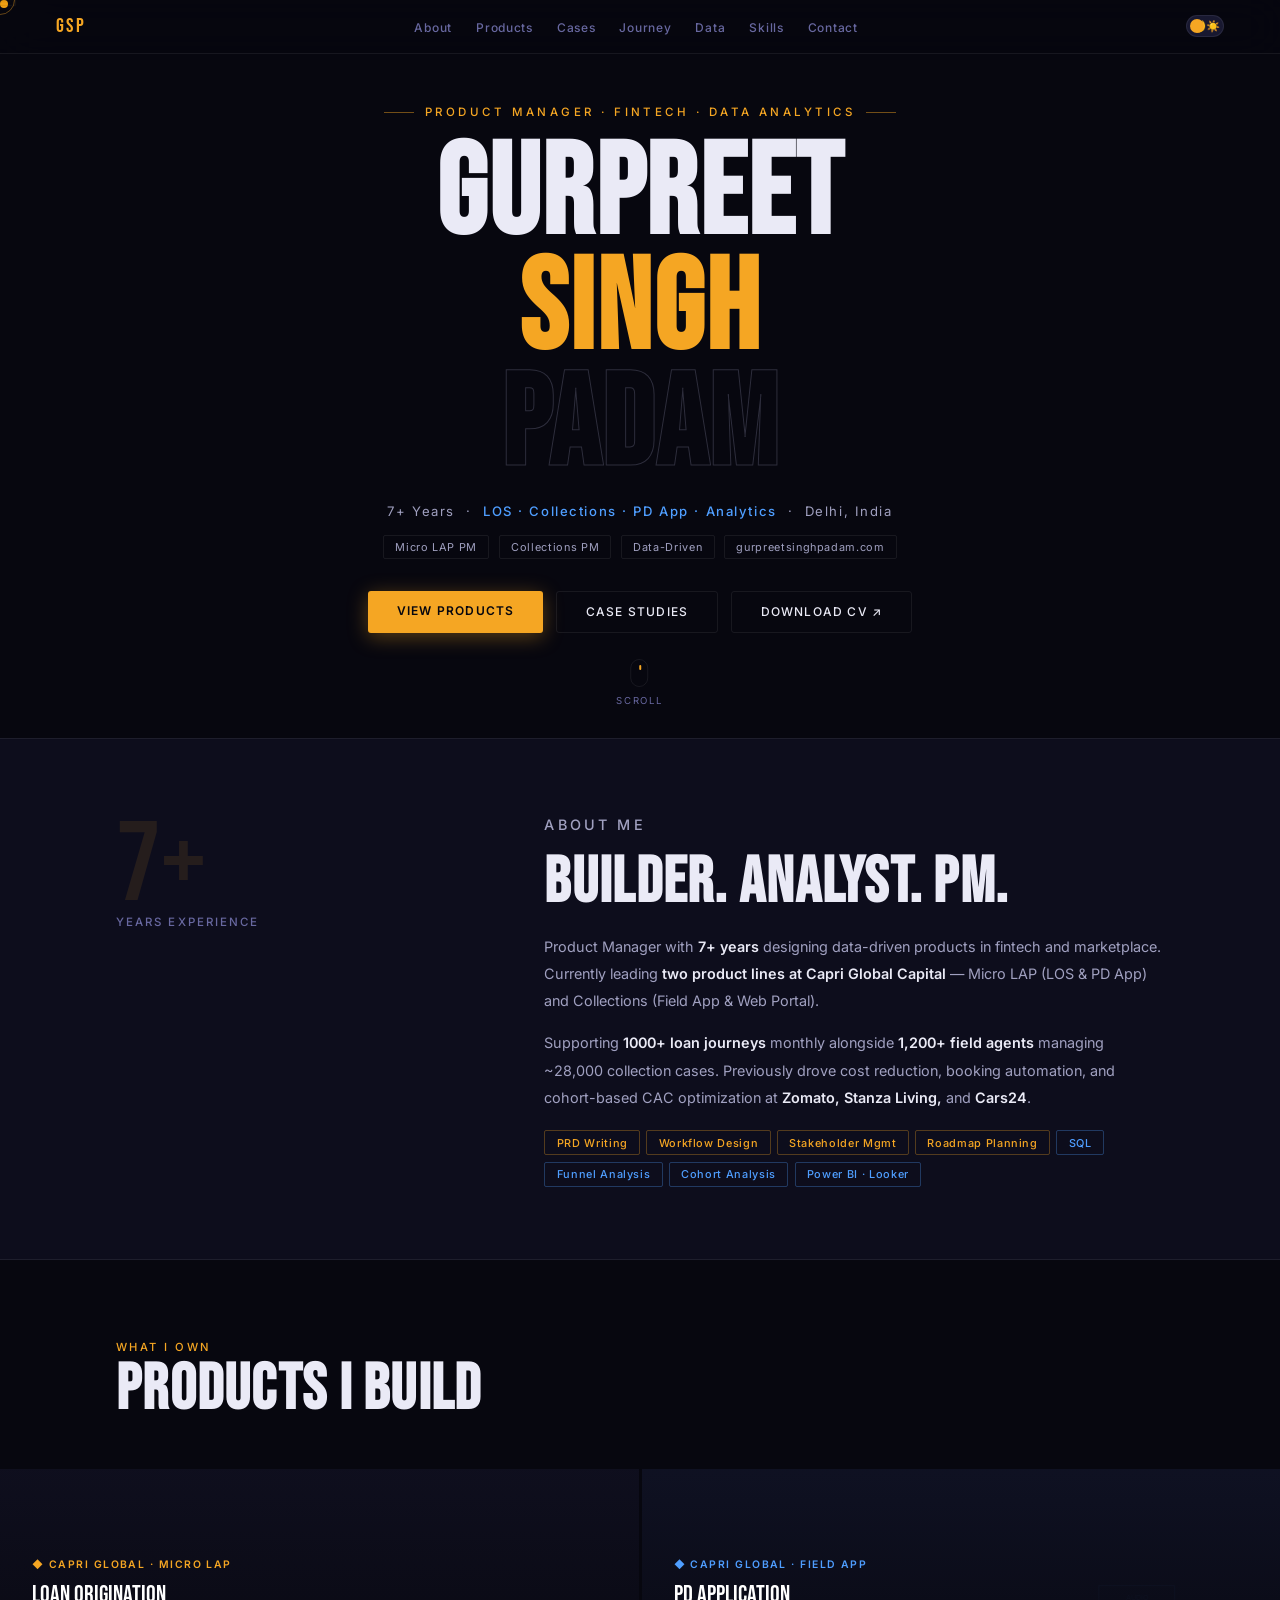
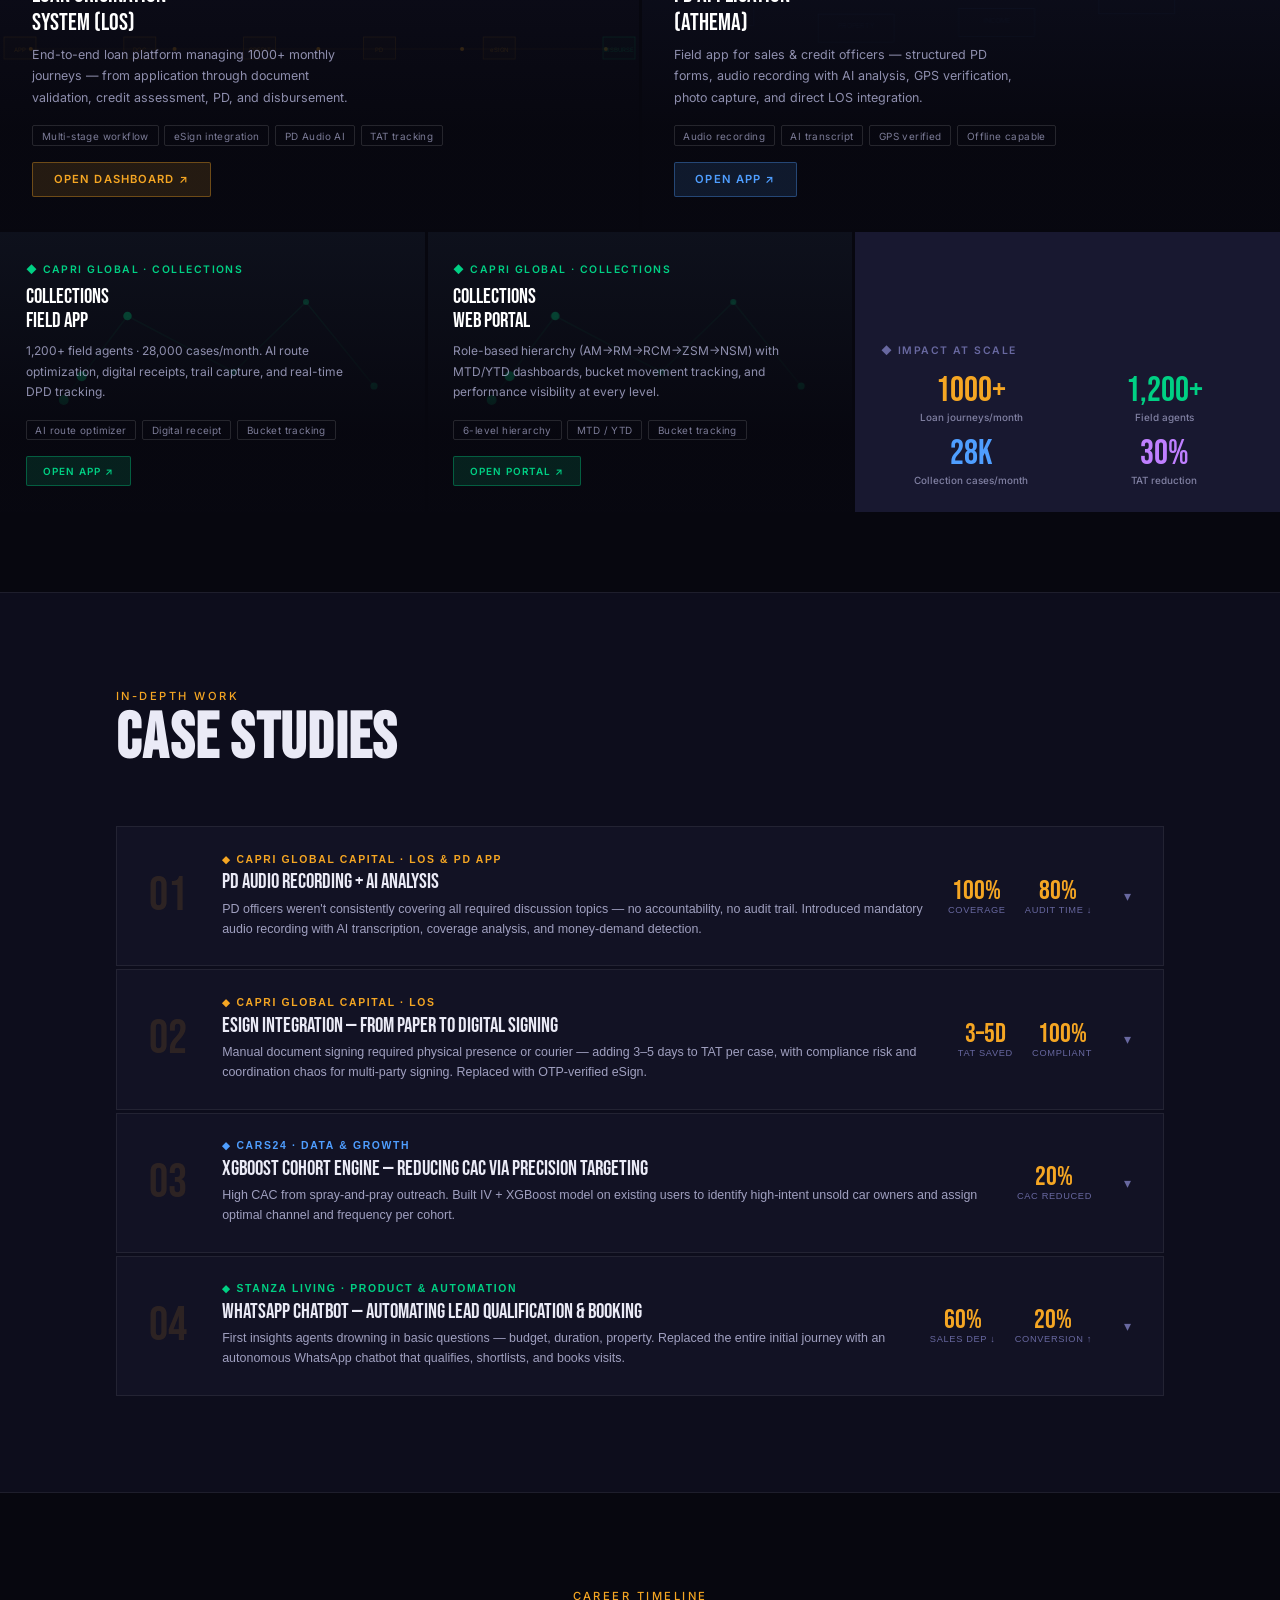
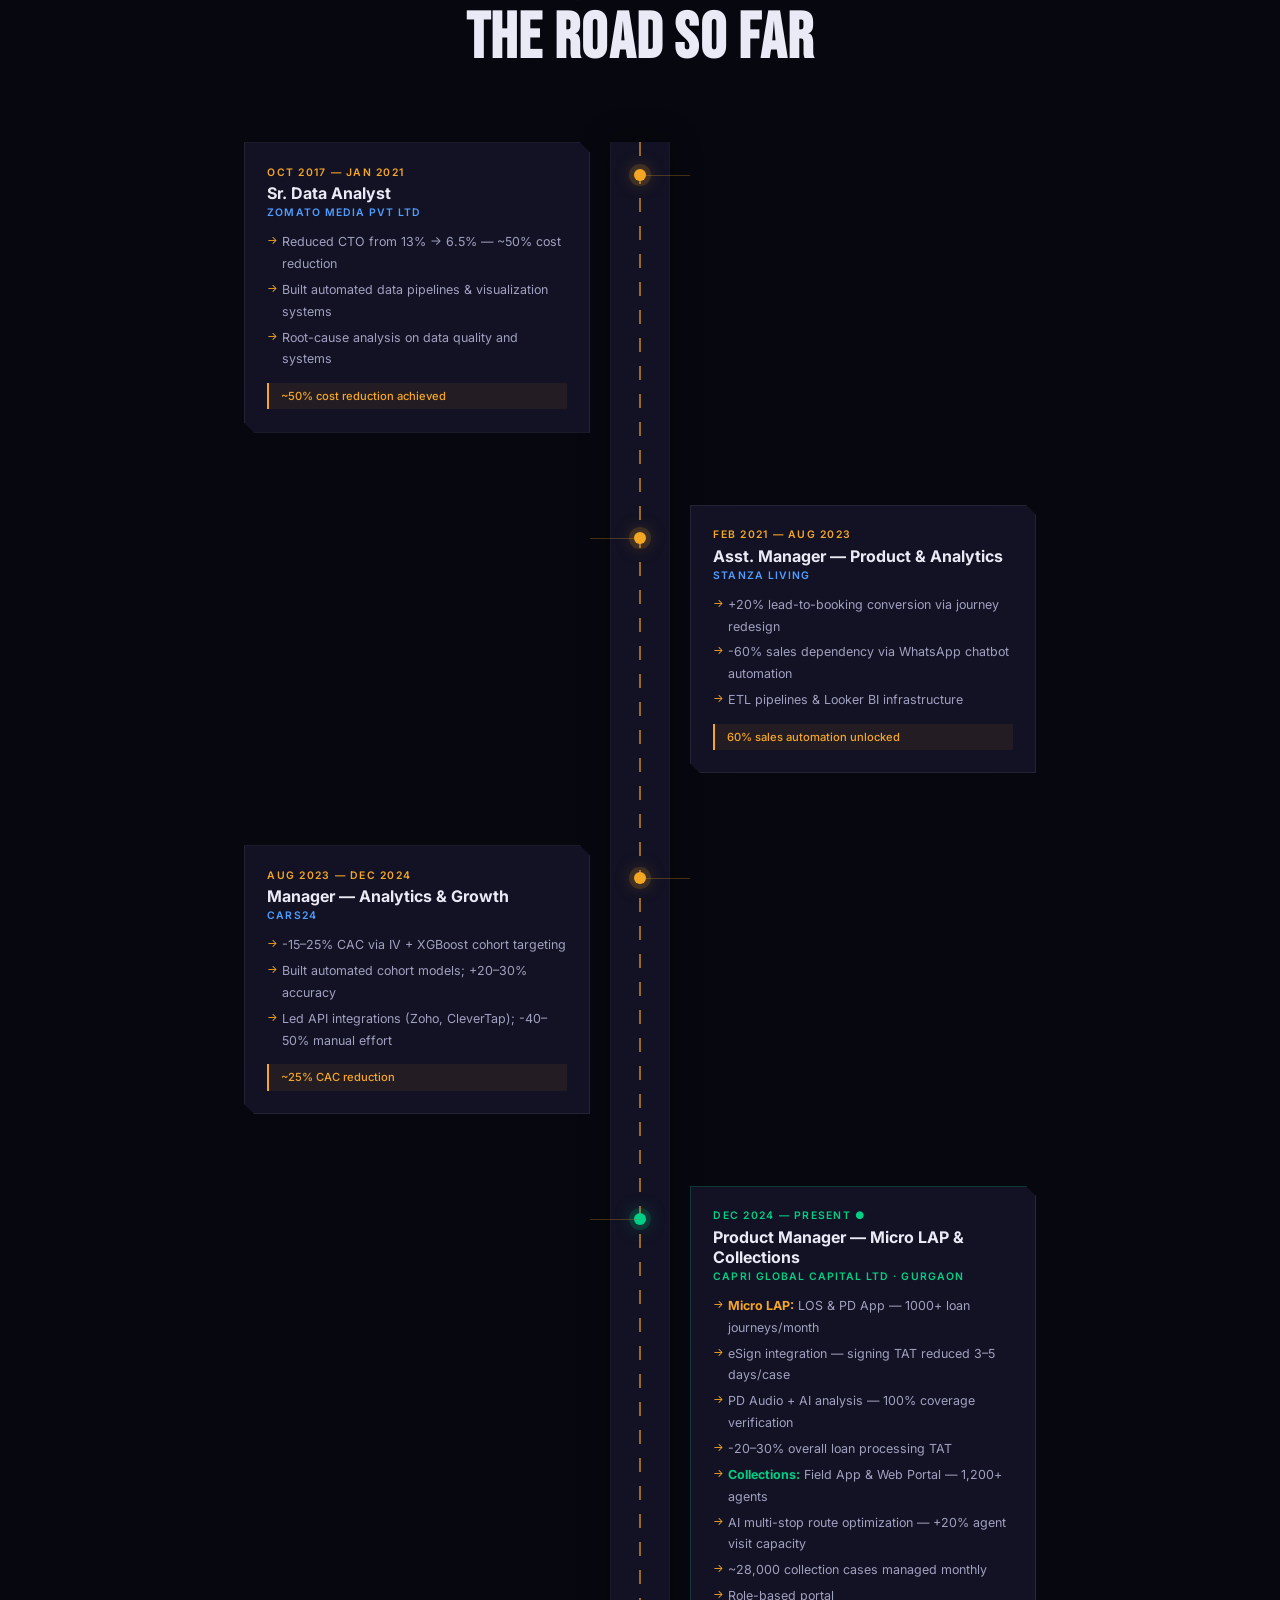
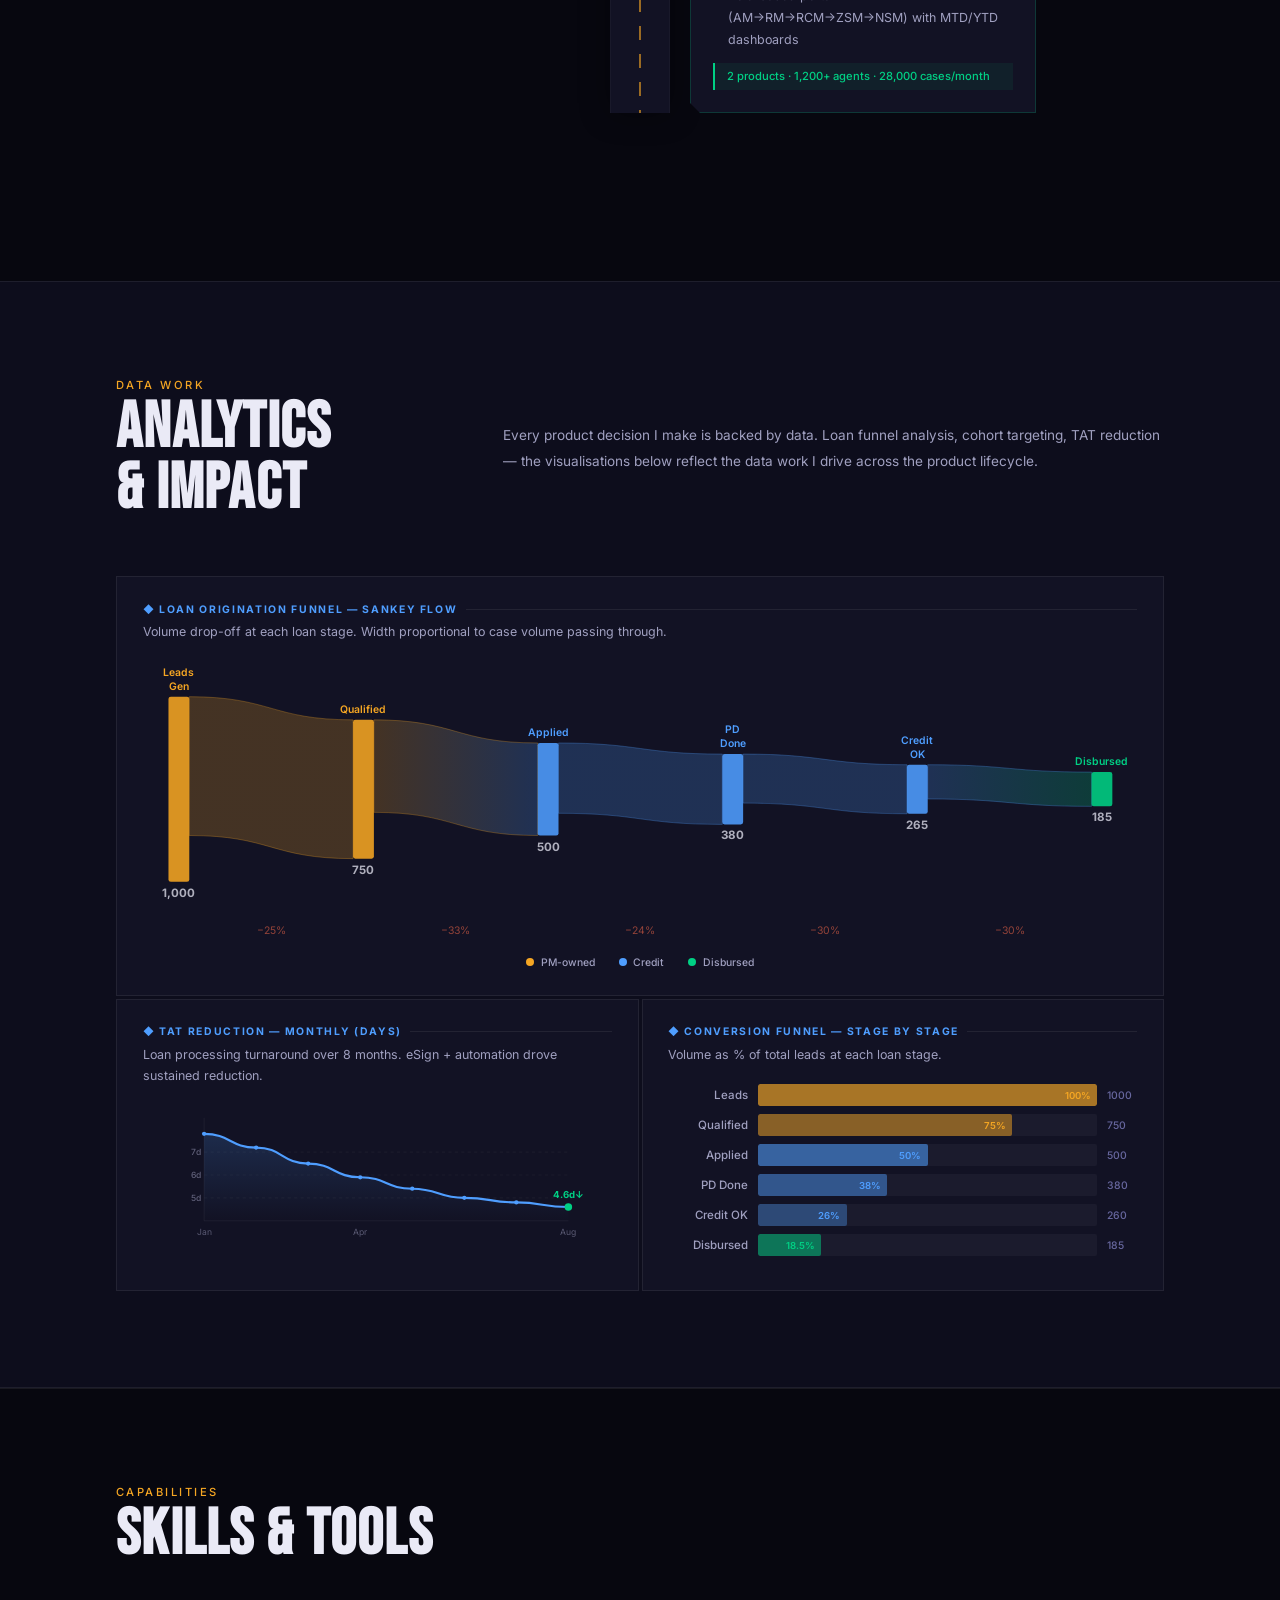
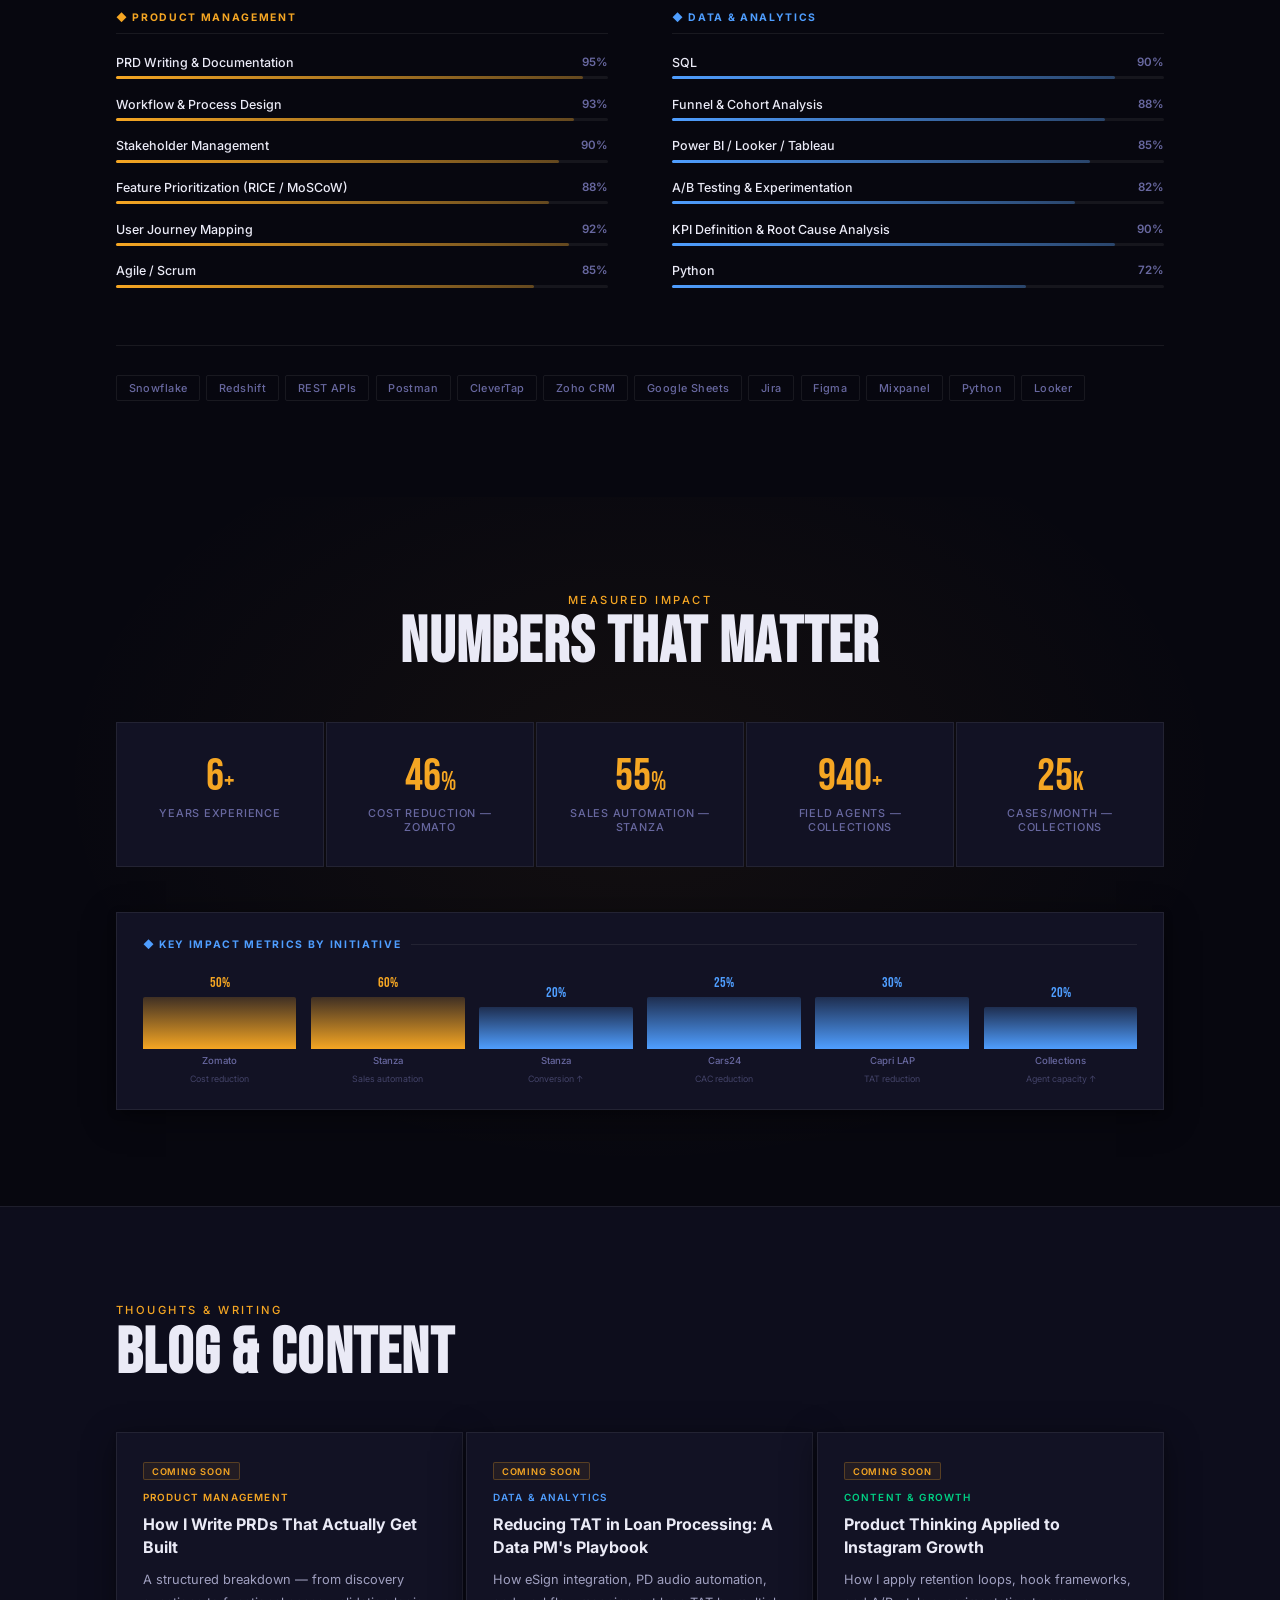
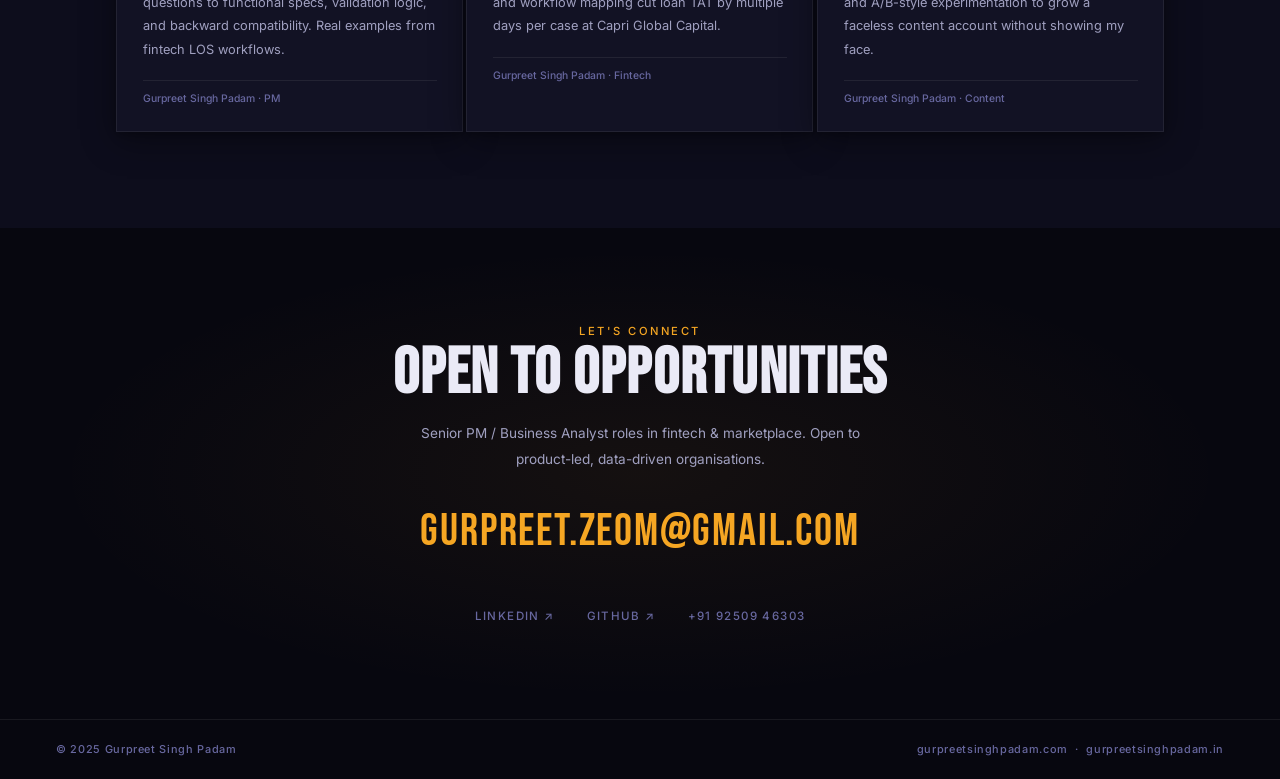
<file: gurpreetsinghpadam_final2.html>
<!DOCTYPE html>
<html lang="en">
<head>
<meta charset="UTF-8">
<meta name="viewport" content="width=device-width, initial-scale=1.0">
<meta name="description" content="Gurpreet Singh Padam — Product Manager, 7+ years fintech & marketplace. LOS, Collections, PD App, Analytics. Delhi, India.">
<meta property="og:title" content="Gurpreet Singh Padam — PM Portfolio">
<meta name="theme-color" content="#f5a623">
<title>Gurpreet Singh Padam — Product Manager</title>
<link href="https://fonts.googleapis.com/css2?family=Bebas+Neue&family=Inter:wght@300;400;500;600&family=DM+Mono:wght@400;500&display=swap" rel="stylesheet">
<style>
/* ===== DESIGN TOKENS ===== */
:root{
  --bg:#07070f;--sur:#0d0d1c;--card:#121224;--card2:#181830;
  --gold:#f5a623;--gold-a:rgba(245,166,35,.12);--gold-b:rgba(245,166,35,.06);
  --blue:#4f9eff;--blue-a:rgba(79,158,255,.12);
  --green:#00d084;--red:#ff6b4a;--purple:#bf7fff;
  --text:#eaeaf6;--sub:#a0a0c0;--muted:#6868a0;--border:rgba(255,255,255,.07);
  --shadow:rgba(0,0,0,.45);
  --card-shadow:0 8px 32px rgba(0,0,0,.4),0 2px 8px rgba(0,0,0,.25);
  --card-hover:0 28px 64px rgba(0,0,0,.55),0 8px 20px rgba(0,0,0,.35);
  --logo-mix:difference;
  transition:background .3s,color .3s;
}
:root.light{
  --bg:#f2f2f9;--sur:#ffffff;--card:#fafaff;--card2:#ededf8;
  --gold:#b8700a;--gold-a:rgba(184,112,10,.1);--gold-b:rgba(184,112,10,.05);
  --blue:#1a56c4;--blue-a:rgba(26,86,196,.1);
  --green:#0a7a4a;--red:#b03020;--purple:#6d28d9;
  --text:#111128;--sub:#44445e;--muted:#66668a;--border:rgba(0,0,0,.09);
  --shadow:rgba(0,0,0,.1);
  --card-shadow:0 4px 20px rgba(0,0,0,.08),0 1px 4px rgba(0,0,0,.05);
  --card-hover:0 16px 48px rgba(0,0,0,.14),0 4px 12px rgba(0,0,0,.08);
  --logo-mix:normal;
}

*,*::before,*::after{margin:0;padding:0;box-sizing:border-box}
html{scroll-behavior:smooth;font-size:16px}
body{background:var(--bg);color:var(--text);font-family:'Inter',sans-serif;overflow-x:hidden;cursor:none;transition:background .35s,color .35s}

/* ===== CUSTOM CURSOR ===== */
.cur,.cur-r{position:fixed;top:0;left:0;pointer-events:none;z-index:9999;border-radius:50%}
.cur{width:8px;height:8px;background:var(--gold);mix-blend-mode:var(--logo-mix)}
.cur-r{width:30px;height:30px;border:1px solid rgba(245,166,35,.4);z-index:9998;transition:width .2s,height .2s,border-color .2s}

/* ===== NAV ===== */
nav{position:fixed;top:0;left:0;right:0;z-index:600;padding:.9rem 3.5rem;
  display:flex;justify-content:space-between;align-items:center;gap:1rem;
  background:rgba(7,7,15,.85);backdrop-filter:blur(20px);
  border-bottom:1px solid var(--border);transition:all .3s}
:root.light nav{background:rgba(242,242,249,.92)}
.n-logo{font-family:'Bebas Neue',sans-serif;font-size:1.25rem;letter-spacing:.12em;color:var(--gold);flex-shrink:0}
.n-links{display:flex;gap:1.5rem;list-style:none;flex-wrap:wrap}
.n-links a{color:var(--muted);text-decoration:none;font-size:.75rem;letter-spacing:.06em;font-weight:500;transition:color .25s;position:relative;padding-bottom:2px}
.n-links a::after{content:'';position:absolute;bottom:0;left:0;right:0;height:1px;background:var(--gold);transform:scaleX(0);transition:transform .25s;transform-origin:left}
.n-links a:hover,.n-links a.active{color:var(--gold)}
.n-links a.active::after,.n-links a:hover::after{transform:scaleX(1)}
.nav-right{display:flex;align-items:center;gap:.8rem;flex-shrink:0}

/* Theme toggle */
.theme-btn{
  width:38px;height:22px;border-radius:11px;
  background:var(--card2);border:1px solid var(--border);
  cursor:none;position:relative;transition:all .3s;flex-shrink:0;
}
.theme-btn::after{
  content:'';position:absolute;top:3px;left:3px;
  width:14px;height:14px;border-radius:50%;
  background:var(--gold);transition:transform .3s,background .3s;
}
:root.light .theme-btn::after{transform:translateX(16px)}
.theme-icon{font-size:.7rem;position:absolute;inset:0;display:flex;align-items:center;padding:0 5px;justify-content:space-between;pointer-events:none;color:var(--muted)}

/* Mobile hamburger */
.ham-btn{display:none;background:transparent;border:none;cursor:none;color:var(--gold);font-size:1.1rem;padding:.2rem .4rem}

/* ===== SHARED ===== */
.s-lbl{font-size:.7rem;letter-spacing:.22em;text-transform:uppercase;color:var(--gold);margin-bottom:.4rem;font-weight:500}
.s-ttl{font-family:'Bebas Neue',sans-serif;font-size:clamp(2.4rem,5vw,4.2rem);line-height:.95;letter-spacing:.02em;color:var(--text)}
.wrap{max-width:1160px;margin:0 auto;padding:0 3.5rem}
section{padding:6rem 0}
.clip{clip-path:polygon(0 0,calc(100% - 10px) 0,100% 10px,100% 100%,10px 100%,0 calc(100% - 10px))}

/* 3D card base */
.card-3d{
  transform:perspective(900px) rotateX(0) rotateY(0) translateZ(0);
  transition:transform .35s ease,box-shadow .35s ease;
  box-shadow:var(--card-shadow);
  will-change:transform;
}
.card-3d:hover{
  transform:perspective(900px) rotateX(-1deg) rotateY(1deg) translateZ(12px);
  box-shadow:var(--card-hover);
}

/* ===== HERO ===== */
#hero{
  height:82vh;min-height:540px;position:relative;
  display:flex;align-items:center;justify-content:center;overflow:hidden;
}
#hcanvas{position:absolute;inset:0;width:100%;height:100%}
.hero-c{position:relative;z-index:2;text-align:center;padding:0 1.5rem}
.hero-eyebrow{font-size:.72rem;letter-spacing:.3em;text-transform:uppercase;color:var(--gold);
  margin-bottom:1.2rem;opacity:0;animation:fadeUp .6s .3s ease forwards;
  display:flex;align-items:center;justify-content:center;gap:.7rem;font-weight:500}
.hero-eyebrow::before,.hero-eyebrow::after{content:'';width:30px;height:1px;background:rgba(245,166,35,.45)}
.hero-name{font-family:'Bebas Neue',sans-serif;font-size:clamp(3.5rem,10vw,8rem);
  line-height:.9;letter-spacing:.015em;opacity:0;animation:fadeUp .6s .45s ease forwards}
.hn1{display:block;color:var(--text)}.hn2{display:block;color:var(--gold)}
.hn3{display:block;-webkit-text-stroke:1px rgba(200,200,240,.2);color:transparent}
:root.light .hn3{-webkit-text-stroke:1px rgba(0,0,50,.15)}
.hero-sub{margin-top:1.2rem;font-size:.82rem;letter-spacing:.12em;color:var(--sub);
  opacity:0;animation:fadeUp .6s .6s ease forwards}
.hero-sub em{color:var(--blue);font-style:normal;font-weight:500}
.hero-badges{display:flex;gap:.6rem;justify-content:center;flex-wrap:wrap;margin-top:1rem;
  opacity:0;animation:fadeUp .6s .7s ease forwards}
.hero-badge{padding:.25rem .7rem;border:1px solid var(--border);font-size:.68rem;
  letter-spacing:.06em;color:var(--sub);border-radius:2px}
.hero-ctas{margin-top:2rem;display:flex;gap:.8rem;justify-content:center;flex-wrap:wrap;
  opacity:0;animation:fadeUp .6s .8s ease forwards}
.btn-g{padding:.78rem 1.8rem;background:var(--gold);color:#07070f;font-family:'Inter',sans-serif;
  font-size:.75rem;font-weight:600;letter-spacing:.1em;text-transform:uppercase;text-decoration:none;
  border:none;cursor:none;border-radius:3px;
  box-shadow:0 4px 20px rgba(245,166,35,.35);
  transition:all .3s}
.btn-g:hover{background:#ffc245;transform:translateY(-3px);box-shadow:0 8px 30px rgba(245,166,35,.45)}
.btn-o{padding:.78rem 1.8rem;background:transparent;color:var(--text);font-family:'Inter',sans-serif;
  font-size:.75rem;font-weight:500;letter-spacing:.1em;text-transform:uppercase;text-decoration:none;
  border:1px solid var(--border);cursor:none;border-radius:3px;transition:all .3s}
.btn-o:hover{border-color:var(--gold);color:var(--gold);transform:translateY(-3px)}
.s-wheel-w{position:absolute;bottom:2rem;left:50%;transform:translateX(-50%);
  display:flex;flex-direction:column;align-items:center;gap:.5rem;
  opacity:0;animation:fadeIn 1s 1.4s forwards}
.s-wheel-w span{font-size:.6rem;letter-spacing:.2em;color:var(--muted);text-transform:uppercase}
.s-wheel{width:18px;height:28px;border:1px solid var(--border);border-radius:9px;position:relative}
.s-wheel::after{content:'';position:absolute;top:5px;left:50%;transform:translateX(-50%);
  width:2px;height:5px;background:var(--gold);border-radius:2px;animation:swob 1.5s infinite}

/* ===== ABOUT ===== */
#about{background:var(--sur);border-top:1px solid var(--border);border-bottom:1px solid var(--border);padding:4.5rem 0}
.about-grid{display:grid;grid-template-columns:1fr 1.7fr;gap:4rem;align-items:start}
.about-stat-big{font-family:'Bebas Neue',sans-serif;font-size:7rem;line-height:1;color:var(--gold);opacity:.1;margin-bottom:-.5rem}
.about-stat-lbl{font-size:.72rem;letter-spacing:.18em;color:var(--muted);text-transform:uppercase;font-weight:500}
.about-text p{font-size:.9rem;line-height:1.9;color:var(--sub);margin-bottom:.9rem}
.about-text p strong{color:var(--text);font-weight:600}
.tag-row{display:flex;flex-wrap:wrap;gap:.4rem;margin-top:1.2rem}
.tag{padding:.28rem .7rem;border:1px solid var(--border);font-size:.68rem;letter-spacing:.06em;color:var(--muted);border-radius:2px;transition:all .25s;font-weight:500}
.tag:hover{border-color:var(--gold);color:var(--gold)}
.tag.g{border-color:rgba(245,166,35,.3);color:var(--gold)}
.tag.b{border-color:rgba(79,158,255,.3);color:var(--blue)}

/* ===== PRODUCTS ===== */
#products{padding:5rem 0}
.prod-grid{display:grid;grid-template-columns:1fr 1fr;gap:3px;margin-top:3rem}
.prod-grid-3{display:grid;grid-template-columns:1fr 1fr 1fr;gap:3px;margin-top:3px}
.prod-card{position:relative;min-height:360px;overflow:hidden;cursor:none;background:var(--card);
  transition:transform .35s ease,box-shadow .35s ease;}
.pcanvas{position:absolute;inset:0;width:100%;height:100%}
.poverlay{position:absolute;inset:0;background:linear-gradient(to top,rgba(7,7,15,.97) 28%,rgba(7,7,15,.3) 100%)}
:root.light .poverlay{background:linear-gradient(to top,rgba(10,10,30,.96) 28%,rgba(10,10,30,.25) 100%)}
.pcontent{position:absolute;bottom:0;left:0;right:0;padding:2rem;z-index:2}
.ptag{font-size:.65rem;letter-spacing:.14em;text-transform:uppercase;margin-bottom:.6rem;font-weight:600}
.ptag.los{color:var(--gold)}.ptag.pd{color:var(--blue)}.ptag.col{color:var(--green)}
.pname{font-family:'Bebas Neue',sans-serif;font-size:1.5rem;margin-bottom:.5rem;line-height:1.15;color:#fff}
.pdesc{font-size:.78rem;color:rgba(200,200,240,.7);line-height:1.7;margin-bottom:1.1rem;max-width:340px}
:root.light .pdesc{color:rgba(200,200,240,.75)}
.pchips{display:flex;flex-wrap:wrap;gap:.35rem;margin-bottom:1rem}
.pchip{padding:.2rem .55rem;border:1px solid rgba(255,255,255,.12);font-size:.62rem;letter-spacing:.04em;color:rgba(200,200,240,.6);border-radius:2px}
.pbtn{display:inline-flex;align-items:center;gap:.4rem;padding:.6rem 1.3rem;
  background:rgba(245,166,35,.12);border:1px solid rgba(245,166,35,.35);
  color:var(--gold);font-family:'Inter',sans-serif;font-size:.7rem;letter-spacing:.1em;font-weight:600;
  text-transform:uppercase;cursor:none;transition:all .3s;border-radius:2px}
.pbtn:hover{background:rgba(245,166,35,.25);border-color:var(--gold)}
.pbtn.b{background:rgba(79,158,255,.12);border-color:rgba(79,158,255,.35);color:var(--blue)}
.pbtn.gr{background:rgba(0,208,132,.12);border-color:rgba(0,208,132,.35);color:var(--green)}
.prod-card::after{content:'';position:absolute;inset:0;border:1px solid transparent;transition:border-color .4s;pointer-events:none}
.prod-card:hover::after{border-color:rgba(245,166,35,.3)}

/* ===== MODALS ===== */
.mov{position:fixed;inset:0;z-index:800;background:rgba(4,4,14,.94);backdrop-filter:blur(16px);
  display:flex;align-items:center;justify-content:center;opacity:0;pointer-events:none;transition:opacity .3s}
.mov.open{opacity:1;pointer-events:all}
.mbox{position:relative;width:94vw;max-width:1100px;max-height:92vh;overflow:hidden;
  border:1px solid var(--border);background:var(--bg);
  box-shadow:0 32px 80px rgba(0,0,0,.6);
  transform:translateY(24px) scale(.98);transition:transform .35s ease,opacity .35s ease}
.mov.open .mbox{transform:translateY(0) scale(1)}
.mclose{position:absolute;top:.9rem;right:1.1rem;z-index:10;font-size:.72rem;color:var(--muted);cursor:none;
  transition:color .25s;padding:.3rem .5rem;background:transparent;border:none;font-family:'Inter',sans-serif;font-weight:500}
.mclose:hover{color:var(--text)}
/* LOS modal innards */
.los-wrap{display:flex;flex-direction:column;height:90vh;max-height:640px}
.los-bar{display:flex;align-items:center;gap:.9rem;padding:.55rem 1.1rem;background:rgba(0,0,0,.3);border-bottom:1px solid var(--border);flex-shrink:0}
.ldots{display:flex;gap:.35rem}.ldots span{width:10px;height:10px;border-radius:50%}
.d1{background:#ff5f56}.d2{background:#ffbd2e}.d3{background:#27c93f}
.los-bar-title{font-size:.65rem;letter-spacing:.1em;color:var(--sub)}
.los-bar-badge{margin-left:auto;padding:.15rem .5rem;background:rgba(0,208,132,.12);border:1px solid rgba(0,208,132,.3);font-size:.58rem;letter-spacing:.08em;color:var(--green);font-weight:500}
.los-body{display:flex;flex:1;overflow:hidden}
.los-side{width:150px;background:rgba(0,0,0,.2);border-right:1px solid var(--border);padding:.6rem 0;flex-shrink:0;display:flex;flex-direction:column}
.lnav{padding:.45rem .9rem;font-size:.65rem;letter-spacing:.06em;color:var(--muted);cursor:none;transition:all .2s;display:flex;justify-content:space-between;align-items:center;font-weight:500}
.lnav.active{background:rgba(245,166,35,.1);color:var(--gold);border-left:2px solid var(--gold)}
.lnav:hover:not(.active){color:var(--text)}
.lbadge{padding:.08rem .32rem;background:rgba(245,166,35,.2);font-size:.55rem;color:var(--gold);border-radius:2px}
.lbadge.r{background:rgba(255,107,74,.2);color:var(--red)}
.los-main{flex:1;overflow-y:auto;padding:1.1rem;display:flex;flex-direction:column;gap:.9rem}
.kpi-row{display:grid;grid-template-columns:repeat(4,1fr);gap:1px}
.kpi{background:var(--card);padding:.85rem;border:1px solid var(--border)}
.kpi-num{font-family:'Bebas Neue',sans-serif;font-size:1.7rem;color:var(--gold);line-height:1}
.kpi-lbl{font-size:.6rem;letter-spacing:.08em;color:var(--muted);margin:.2rem 0 .12rem;text-transform:uppercase;font-weight:500}
.kpi-d{font-size:.6rem;color:var(--green);font-weight:500}
.los-sec{font-size:.6rem;letter-spacing:.16em;text-transform:uppercase;color:var(--gold);padding-bottom:.4rem;border-bottom:1px solid var(--border);margin-bottom:.6rem;font-weight:600}
.pipeline{display:flex;align-items:center;gap:.25rem;overflow-x:auto;padding-bottom:.3rem}
.p-stage{background:var(--card2);border:1px solid var(--border);padding:.45rem .65rem;min-width:82px;clip-path:polygon(0 0,calc(100% - 6px) 0,100% 50%,calc(100% - 6px) 100%,0 100%)}
.p-stage:not(:first-child){margin-left:-6px;padding-left:10px}
.p-stage.s1{border-color:rgba(245,166,35,.35);background:rgba(245,166,35,.07)}
.p-stage.s5{border-color:rgba(0,208,132,.35);background:rgba(0,208,132,.05)}
.psc{font-family:'Bebas Neue',sans-serif;font-size:1.2rem;line-height:1}
.psn{font-size:.55rem;letter-spacing:.05em;color:var(--muted);margin-top:.08rem;font-weight:500}
.pss{font-size:.55rem;color:var(--green);margin-top:.1rem;font-weight:500}
.ltable{width:100%;border-collapse:collapse;font-size:.65rem}
.ltable th{color:var(--muted);letter-spacing:.08em;text-transform:uppercase;padding:.32rem .5rem;text-align:left;border-bottom:1px solid var(--border);font-weight:500}
.ltable td{padding:.38rem .5rem;border-bottom:1px solid rgba(255,255,255,.025);color:var(--sub)}
.ltable td:first-child{color:var(--text);font-weight:500}
.ltable tr:hover td{background:rgba(255,255,255,.02)}
.lsp{display:inline-block;padding:.1rem .42rem;border-radius:2px;font-size:.57rem;font-weight:500}
.lsp.doc{background:rgba(79,158,255,.15);color:var(--blue)}.lsp.credit{background:rgba(245,166,35,.15);color:var(--gold)}
.lsp.pd{background:rgba(191,127,255,.15);color:var(--purple)}.lsp.dis{background:rgba(0,208,132,.15);color:var(--green)}
.lsp.app{background:rgba(255,107,74,.12);color:var(--red)}
.mini-bars{display:flex;align-items:flex-end;gap:3px;height:34px;margin-top:.45rem}
.mb{width:17px;background:linear-gradient(to top,var(--gold),rgba(245,166,35,.2));border-radius:1px}
/* PD modal */
.pd-body{display:flex;height:90vh;max-height:640px}
.pd-info{flex:1;padding:2.2rem;background:var(--sur);border-right:1px solid var(--border);display:flex;flex-direction:column;justify-content:center;overflow-y:auto}
.pd-tag{font-size:.62rem;letter-spacing:.16em;text-transform:uppercase;color:var(--blue);margin-bottom:.8rem;font-weight:600}
.pd-ttl{font-family:'Bebas Neue',sans-serif;font-size:2.6rem;line-height:.95;margin-bottom:1rem;color:var(--text)}
.pd-desc{font-size:.82rem;color:var(--sub);line-height:1.85;margin-bottom:1.2rem}
.pd-feats{display:flex;flex-direction:column;gap:.5rem}
.pd-feat{display:flex;align-items:flex-start;gap:.55rem;font-size:.78rem;color:var(--sub)}
.pd-fi{color:var(--blue);flex-shrink:0;margin-top:.05rem}
.pd-feat strong{color:var(--text);font-weight:600}
.pd-phone-w{width:300px;flex-shrink:0;display:flex;align-items:center;justify-content:center;background:rgba(0,0,0,.15);padding:1.8rem}
.phone{width:230px;height:490px;background:var(--card);border:2px solid rgba(79,158,255,.22);border-radius:32px;position:relative;overflow:hidden;box-shadow:0 20px 50px rgba(0,0,0,.4)}
.notch{width:72px;height:15px;background:var(--bg);border-radius:0 0 9px 9px;position:absolute;top:0;left:50%;transform:translateX(-50%);z-index:2}
.pscreen{position:absolute;inset:0;overflow-y:auto;padding-top:18px;display:flex;flex-direction:column}
.app-hdr{background:rgba(0,0,0,.2);padding:.5rem .8rem;border-bottom:1px solid var(--border);display:flex;align-items:center;gap:.5rem;flex-shrink:0}
.app-back{color:var(--blue);font-size:.65rem;font-weight:600}
.app-ttl{font-size:.65rem;font-weight:600;color:var(--text);flex:1;text-align:center}
.app-case-b{background:rgba(79,158,255,.07);border-bottom:1px solid rgba(79,158,255,.12);padding:.42rem .8rem;flex-shrink:0}
.case-id{font-size:.58rem;color:var(--blue);letter-spacing:.08em;font-weight:600}
.case-nm{font-size:.65rem;color:var(--text);margin-top:.1rem;font-weight:500}
.prog-w{padding:.55rem .8rem;background:rgba(0,0,0,.1);flex-shrink:0}
.prog-bar{height:4px;background:rgba(79,158,255,.15);border-radius:2px;overflow:hidden}
.prog-fill{width:75%;height:100%;background:linear-gradient(to right,var(--blue),var(--green))}
.prog-txt{display:flex;justify-content:space-between;margin-top:.28rem}
.prog-txt span{font-size:.56rem;color:var(--muted);font-weight:500}
.app-secs{padding:.42rem .8rem;display:flex;flex-direction:column;gap:.25rem;flex-shrink:0}
.app-sec{display:flex;align-items:center;gap:.4rem;padding:.38rem .5rem;border:1px solid var(--border);font-size:.63rem;border-radius:3px;font-weight:500}
.app-sec.done{border-color:rgba(0,208,132,.35);color:var(--green);background:rgba(0,208,132,.05)}
.app-sec.active{border-color:rgba(79,158,255,.4);color:var(--blue);background:rgba(79,158,255,.06)}
.app-sec.pend{color:var(--muted)}
.app-form{padding:.5rem .8rem;flex:1}
.app-field{margin-bottom:.48rem}
.app-field label{display:block;font-size:.56rem;letter-spacing:.05em;color:var(--muted);margin-bottom:.15rem;text-transform:uppercase;font-weight:600}
.app-field input,.app-field select{width:100%;background:rgba(0,0,0,.15);border:1px solid var(--border);color:var(--text);font-family:'Inter',sans-serif;font-size:.64rem;padding:.28rem .42rem;border-radius:2px;outline:none;font-weight:400}
.app-acts{display:flex;gap:.3rem;padding:.55rem .8rem;background:rgba(0,0,0,.15);border-top:1px solid var(--border);flex-shrink:0}
.app-act{flex:1;padding:.38rem .25rem;font-family:'Inter',sans-serif;font-size:.6rem;border:none;cursor:none;border-radius:2px;font-weight:600}
.act-gps{background:rgba(79,158,255,.15);color:var(--blue);border:1px solid rgba(79,158,255,.25)}
.act-photo{background:rgba(245,166,35,.12);color:var(--gold);border:1px solid rgba(245,166,35,.25)}
.act-sub{background:var(--blue);color:#fff}

/* ===== CASE STUDIES ===== */
#cases{background:var(--sur);border-top:1px solid var(--border);border-bottom:1px solid var(--border)}
.cs-grid{display:flex;flex-direction:column;gap:3px}
.cs-card{background:var(--card);border:1px solid var(--border);overflow:hidden;transition:border-color .3s,box-shadow .3s}
.cs-card:hover{border-color:rgba(245,166,35,.2);box-shadow:0 4px 24px rgba(245,166,35,.06)}
.cs-trigger{width:100%;display:flex;align-items:center;gap:1.2rem;padding:1.6rem 2rem;cursor:none;background:transparent;border:none;color:var(--text);text-align:left}
.cs-num{font-family:'Bebas Neue',sans-serif;font-size:3rem;line-height:1;color:rgba(245,166,35,.12);transition:color .3s;flex-shrink:0;width:54px}
.cs-card:hover .cs-num,.cs-card.open .cs-num{color:rgba(245,166,35,.3)}
.cs-head{flex:1}
.cs-co{font-size:.65rem;letter-spacing:.16em;text-transform:uppercase;margin-bottom:.35rem;font-weight:600}
.cs-co.capri{color:var(--gold)}.cs-co.cars{color:var(--blue)}.cs-co.stanza{color:var(--green)}
.cs-title{font-family:'Bebas Neue',sans-serif;font-size:1.3rem;line-height:1.15;margin-bottom:.35rem;color:var(--text)}
.cs-tagline{font-size:.78rem;color:var(--sub);line-height:1.6}
.cs-peek{display:flex;gap:1.2rem;margin-left:auto;flex-shrink:0}
.cs-pnum{text-align:center}
.cs-pn{font-family:'Bebas Neue',sans-serif;font-size:1.7rem;line-height:1;color:var(--gold)}
.cs-pl{font-size:.58rem;letter-spacing:.07em;color:var(--muted);text-transform:uppercase;font-weight:500}
.cs-arr{font-size:.9rem;color:var(--muted);transition:transform .4s,color .3s;flex-shrink:0;margin-left:.8rem}
.cs-card.open .cs-arr{transform:rotate(180deg);color:var(--gold)}
.cs-panel{max-height:0;overflow:hidden;transition:max-height .5s cubic-bezier(.16,1,.3,1)}
.cs-card.open .cs-panel{max-height:1200px}
.cs-inner{padding:0 2rem 2rem}
.cs-3col{display:grid;grid-template-columns:1fr 1fr 1fr;gap:3px;margin-bottom:1.5rem}
.cs-col{padding:1.4rem;background:var(--bg);border:1px solid var(--border)}
.cs-col-hd{font-size:.62rem;letter-spacing:.15em;text-transform:uppercase;margin-bottom:.75rem;padding-bottom:.5rem;border-bottom:1px solid var(--border);font-weight:700}
.cs-col-hd.prob{color:var(--red)}.cs-col-hd.sol{color:var(--blue)}.cs-col-hd.res{color:var(--green)}
.cs-col p{font-size:.8rem;color:var(--sub);line-height:1.8}
.cs-col p strong{color:var(--text);font-weight:600}
.cs-col ul{list-style:none;margin-top:.5rem}
.cs-col ul li{font-size:.78rem;color:var(--sub);line-height:1.75;padding-left:1rem;position:relative;margin-bottom:.28rem}
.cs-col ul li::before{content:'›';position:absolute;left:0;font-weight:700}
.cs-vis{background:var(--bg);border:1px solid var(--border);padding:1.4rem}
.cs-vis-title{font-size:.62rem;letter-spacing:.16em;text-transform:uppercase;color:var(--blue);margin-bottom:1rem;display:flex;align-items:center;gap:.6rem;font-weight:700}
.cs-vis-title::after{content:'';flex:1;height:1px;background:var(--border)}
/* Flow steps */
.flow-steps{display:flex;flex-direction:column;gap:0}
.flow-step{display:flex;align-items:flex-start;gap:.8rem;padding:.65rem 0}
.flow-step+.flow-step{border-top:1px solid var(--border)}
.flow-n{width:26px;height:26px;border-radius:50%;display:flex;align-items:center;justify-content:center;font-size:.65rem;font-weight:700;flex-shrink:0}
.flow-n.gold{background:rgba(245,166,35,.15);border:1px solid rgba(245,166,35,.35);color:var(--gold)}
.flow-n.blue{background:rgba(79,158,255,.15);border:1px solid rgba(79,158,255,.35);color:var(--blue)}
.flow-n.green{background:rgba(0,208,132,.15);border:1px solid rgba(0,208,132,.35);color:var(--green)}
.flow-n.red{background:rgba(255,107,74,.12);border:1px solid rgba(255,107,74,.3);color:var(--red)}
.flow-txt{font-size:.8rem;color:var(--sub);line-height:1.65;padding-top:.18rem}
.flow-txt strong{color:var(--text);font-weight:600}
/* Result chips */
.result-chips{display:flex;flex-wrap:wrap;gap:.5rem;margin-top:.8rem}
.rchip{padding:.3rem .7rem;border-radius:3px;font-size:.72rem;font-weight:600}
.rchip.gold{background:rgba(245,166,35,.1);border:1px solid rgba(245,166,35,.3);color:var(--gold)}
.rchip.green{background:rgba(0,208,132,.1);border:1px solid rgba(0,208,132,.3);color:var(--green)}
.rchip.blue{background:rgba(79,158,255,.1);border:1px solid rgba(79,158,255,.3);color:var(--blue)}
/* Cohort */
.cf-row{display:flex;align-items:center;gap:.75rem;margin-bottom:.45rem}
.cf-lbl{font-size:.72rem;color:var(--sub);width:95px;text-align:right;flex-shrink:0;font-weight:500}
.cf-bar-w{flex:1;height:20px;background:rgba(255,255,255,.04);border-radius:2px;overflow:hidden}
.cf-bar{height:100%;display:flex;align-items:center;justify-content:flex-end;padding-right:.4rem;font-size:.6rem;font-weight:600;transition:width 1.3s cubic-bezier(.16,1,.3,1);width:0;border-radius:2px}
.cf-bar.c0{background:rgba(79,158,255,.5);color:var(--blue)}.cf-bar.c1{background:rgba(79,158,255,.38);color:var(--blue)}.cf-bar.c2{background:rgba(0,208,132,.42);color:var(--green)}
.cf-v{font-size:.65rem;color:var(--muted);width:34px;font-weight:500}
.ch-matrix{display:grid;grid-template-columns:repeat(3,1fr);gap:2px;margin-top:.6rem}
.chc{padding:.5rem;background:rgba(255,255,255,.025);text-align:center;border:1px solid var(--border)}
.chc.hd{background:rgba(79,158,255,.06);border-color:rgba(79,158,255,.2)}
.chc-n{font-size:.6rem;color:var(--muted);margin-bottom:.18rem;font-weight:500}
.chc-v{font-family:'Bebas Neue',sans-serif;font-size:1rem;color:var(--blue)}
/* WA flow */
.wa-step{display:flex;align-items:flex-start;gap:.6rem;margin-bottom:.5rem}
.wa-n{width:22px;height:22px;border-radius:50%;background:rgba(0,208,132,.15);border:1px solid rgba(0,208,132,.3);color:var(--green);font-size:.6rem;display:flex;align-items:center;justify-content:center;flex-shrink:0;font-weight:700}
.wa-txt{font-size:.78rem;color:var(--sub);line-height:1.65;padding-top:.12rem;font-weight:400}
.wa-txt strong{color:var(--text);font-weight:600}
.wa-stats{display:grid;grid-template-columns:repeat(3,1fr);gap:2px;margin-top:1rem}
.wa-stat{background:rgba(0,208,132,.05);border:1px solid rgba(0,208,132,.15);padding:.65rem;text-align:center}
.wa-stat-n{font-family:'Bebas Neue',sans-serif;font-size:1.4rem;color:var(--green)}
.wa-stat-l{font-size:.6rem;color:var(--muted);text-transform:uppercase;letter-spacing:.07em;font-weight:500}

/* ===== JOURNEY ===== */
#journey{overflow:hidden}
.j-hdr{text-align:center;margin-bottom:4.5rem}
.road-w{position:relative;max-width:920px;margin:0 auto;padding:0 4rem}
.road-strip{position:absolute;left:50%;transform:translateX(-50%);top:0;bottom:0;width:60px;background:var(--card);box-shadow:0 0 30px rgba(0,0,0,.4)}
.road-strip::before{content:'';position:absolute;left:50%;transform:translateX(-50%);top:0;bottom:0;width:2px;background:repeating-linear-gradient(to bottom,var(--gold) 0,var(--gold) 14px,transparent 14px,transparent 28px);animation:dash .65s linear infinite;opacity:.6}
.road-e{position:absolute;top:0;bottom:0;width:1px;background:rgba(255,255,255,.03)}
.road-e.l{left:calc(50% - 30px)}.road-e.r{right:calc(50% - 30px)}
.ms{position:relative;display:flex;align-items:flex-start;margin-bottom:4.5rem;opacity:0;transition:opacity .65s ease,transform .65s ease}
.ms.ml{transform:translateX(55px)}.ms.mr{transform:translateX(-55px);flex-direction:row-reverse}
.ms.min{opacity:1;transform:translateX(0)}
.mdot{position:absolute;left:50%;top:1.7rem;transform:translateX(-50%);width:12px;height:12px;border-radius:50%;z-index:3;background:var(--gold);box-shadow:0 0 0 5px rgba(245,166,35,.15),0 0 18px rgba(245,166,35,.5);animation:dotP 2.5s infinite}
.mdot.cur{background:var(--green);animation:dotPG 2.5s infinite;box-shadow:0 0 0 5px rgba(0,208,132,.15),0 0 18px rgba(0,208,132,.5)}
.mcard{width:calc(50% - 50px);background:var(--card);border:1px solid var(--border);padding:1.4rem;
  clip-path:polygon(0 0,calc(100% - 10px) 0,100% 10px,100% 100%,10px 100%,0 calc(100% - 10px));
  transition:border-color .3s,box-shadow .3s;box-shadow:var(--card-shadow)}
.mcard:hover{border-color:rgba(245,166,35,.2);box-shadow:var(--card-hover)}
.ms.ml .mcard{margin-right:auto}.ms.mr .mcard{margin-left:auto}
.myr{font-size:.65rem;letter-spacing:.12em;color:var(--gold);margin-bottom:.3rem;text-transform:uppercase;font-weight:600}
.mrole{font-size:1rem;font-weight:700;line-height:1.25;margin-bottom:.18rem;color:var(--text)}
.mco{font-size:.65rem;letter-spacing:.1em;text-transform:uppercase;color:var(--blue);margin-bottom:.75rem;font-weight:600}
.mco.g{color:var(--green)}
.mul{list-style:none}
.mul li{font-size:.78rem;color:var(--sub);line-height:1.75;padding-left:.9rem;position:relative;margin-bottom:.25rem}
.mul li::before{content:'→';position:absolute;left:0;color:var(--gold);font-size:.7rem}
.mbadge{margin-top:.8rem;padding:.38rem .7rem;background:rgba(245,166,35,.07);border-left:2px solid var(--gold);font-size:.7rem;color:var(--gold);font-weight:500}
.mbadge.g{background:rgba(0,208,132,.07);border-color:var(--green);color:var(--green)}
/* Connector line fix — sibling, not ::after on clipped card */
.ms-line{position:absolute;top:calc(1.7rem + 6px);height:1px;background:rgba(245,166,35,.25);z-index:1}
.ms.ml .ms-line{right:calc(50% - 50px);width:50px}
.ms.mr .ms-line{left:calc(50% - 50px);width:50px}

/* ===== DATA ANALYTICS ===== */
#data-analytics{background:var(--sur);border-top:1px solid var(--border);border-bottom:1px solid var(--border)}
.da-intro{display:grid;grid-template-columns:1fr 2fr;gap:3.5rem;align-items:center;margin-bottom:3.5rem}
.da-grid{display:grid;grid-template-columns:1fr 1fr;gap:3px}
.da-card{background:var(--card);border:1px solid var(--border);padding:1.6rem;transition:border-color .3s}
.da-card:hover{border-color:rgba(79,158,255,.2)}
.da-full{grid-column:1/-1;background:var(--card);border:1px solid var(--border);padding:1.6rem}
.da-ttl{font-size:.65rem;letter-spacing:.16em;text-transform:uppercase;color:var(--blue);margin-bottom:.35rem;display:flex;align-items:center;gap:.5rem;font-weight:700}
.da-ttl::after{content:'';flex:1;height:1px;background:var(--border)}
.da-sub{font-size:.78rem;color:var(--sub);margin-bottom:1.2rem;line-height:1.7}
.fun-row{display:flex;align-items:center;gap:.65rem;margin-bottom:.5rem}
.fun-lbl{font-size:.72rem;color:var(--sub);width:80px;text-align:right;flex-shrink:0;font-weight:500}
.fun-track{flex:1;height:22px;background:rgba(255,255,255,.04);border-radius:2px;overflow:hidden}
.fun-fill{height:100%;width:0;transition:width 1.4s cubic-bezier(.16,1,.3,1);display:flex;align-items:center;justify-content:flex-end;padding-right:.4rem;font-size:.6rem;font-weight:600;border-radius:2px}
.fun-fill.f0{background:rgba(245,166,35,.65);color:var(--gold)}.fun-fill.f1{background:rgba(245,166,35,.5);color:var(--gold)}
.fun-fill.f2{background:rgba(79,158,255,.55);color:var(--blue)}.fun-fill.f3{background:rgba(79,158,255,.45);color:var(--blue)}
.fun-fill.f4{background:rgba(79,158,255,.35);color:var(--blue)}.fun-fill.f5{background:rgba(0,208,132,.5);color:var(--green)}
.fun-pct{font-size:.65rem;color:var(--muted);width:30px;font-weight:500}

/* ===== SKILLS ===== */
#skills{border-top:1px solid var(--border)}
.sk-grid{display:grid;grid-template-columns:1fr 1fr;gap:4rem;margin-top:2.8rem}
.sk-hd{font-size:.65rem;letter-spacing:.16em;text-transform:uppercase;padding-bottom:.6rem;border-bottom:1px solid var(--border);margin-bottom:1.3rem;font-weight:700}
.sk-hd.pm{color:var(--gold)}.sk-hd.da{color:var(--blue)}
.sk-row{margin-bottom:1.1rem}
.sk-top{display:flex;justify-content:space-between;margin-bottom:.38rem}
.sk-name{font-size:.78rem;color:var(--text);font-weight:500}
.sk-pct{font-size:.72rem;color:var(--muted);font-weight:600}
.sk-track{height:3px;background:rgba(255,255,255,.06);border-radius:2px}
.sk-fill{height:100%;width:0;transition:width 1.4s cubic-bezier(.16,1,.3,1);border-radius:2px}
.sk-fill.pm{background:linear-gradient(to right,var(--gold),rgba(245,166,35,.35))}
.sk-fill.da{background:linear-gradient(to right,var(--blue),rgba(79,158,255,.35))}
.tool-row{display:flex;flex-wrap:wrap;gap:.4rem;margin-top:2.5rem;padding-top:1.8rem;border-top:1px solid var(--border)}
.tchip{padding:.3rem .72rem;border:1px solid var(--border);font-size:.68rem;letter-spacing:.04em;color:var(--muted);transition:all .25s;cursor:default;border-radius:2px;font-weight:500}
.tchip:hover{border-color:var(--blue);color:var(--blue)}

/* ===== IMPACT ===== */
#impact{text-align:center;position:relative;overflow:hidden;background:var(--bg)}
.imp-bg{position:absolute;inset:0;background:radial-gradient(ellipse at 50% 40%,rgba(245,166,35,.05) 0%,transparent 65%)}
.imp-grid{display:grid;grid-template-columns:repeat(5,1fr);gap:2px;margin-top:3rem}
.imp-card{background:var(--card);border:1px solid var(--border);padding:2rem 1rem;transition:all .3s;
  transform:perspective(600px) translateZ(0);
}
.imp-card:hover{border-color:rgba(245,166,35,.3);transform:perspective(600px) translateZ(18px);box-shadow:var(--card-hover)}
.imp-num{font-family:'Bebas Neue',sans-serif;font-size:2.8rem;line-height:1;color:var(--gold)}
.imp-unit{font-size:1.6rem}
.imp-lbl{font-size:.68rem;letter-spacing:.07em;color:var(--muted);margin-top:.4rem;text-transform:uppercase;font-weight:500}
.bc-wrap{margin-top:2.8rem;background:var(--card);border:1px solid var(--border);padding:1.6rem;box-shadow:var(--card-shadow)}
.bc-ttl{font-size:.65rem;letter-spacing:.16em;text-transform:uppercase;color:var(--blue);margin-bottom:1.4rem;display:flex;align-items:center;gap:.6rem;font-weight:700}
.bc-ttl::after{content:'';flex:1;height:1px;background:var(--border)}
.barchart{display:flex;align-items:flex-end;gap:.9rem;height:110px}
.bc-col{flex:1;display:flex;flex-direction:column;align-items:center;gap:.4rem;height:100%;justify-content:flex-end}
.bc-v{font-family:'Bebas Neue',sans-serif;font-size:.9rem;color:var(--blue)}
.bc-v.g{color:var(--gold)}
.bbar{width:100%;height:0;transition:height 1.6s cubic-bezier(.16,1,.3,1);border-radius:2px 2px 0 0;background:linear-gradient(to top,var(--blue),rgba(79,158,255,.2))}
.bbar.g{background:linear-gradient(to top,var(--gold),rgba(245,166,35,.2))}
.bc-l{font-size:.6rem;color:var(--muted);text-align:center;font-weight:500}
.bc-s{font-size:.55rem;color:rgba(100,100,150,.6);text-align:center}

/* ===== BLOG ===== */
#blog{background:var(--sur);border-top:1px solid var(--border)}
.blog-grid{display:grid;grid-template-columns:repeat(3,1fr);gap:3px;margin-top:3rem}
.blog-card{background:var(--card);border:1px solid var(--border);padding:1.6rem;cursor:none;transition:all .3s;position:relative;overflow:hidden;
  transform:perspective(800px) translateZ(0);box-shadow:var(--card-shadow)}
.blog-card::before{content:'';position:absolute;top:0;left:0;right:0;height:2px;background:var(--gold);transform:scaleX(0);transition:transform .3s;transform-origin:left}
.blog-card:hover::before{transform:scaleX(1)}
.blog-card:hover{transform:perspective(800px) translateZ(14px);box-shadow:var(--card-hover)}
.csbadge{display:inline-block;padding:.18rem .5rem;margin-bottom:.65rem;background:rgba(245,166,35,.07);border:1px solid rgba(245,166,35,.25);font-size:.58rem;letter-spacing:.1em;color:var(--gold);text-transform:uppercase;border-radius:2px;font-weight:600}
.bcat{font-size:.62rem;letter-spacing:.12em;text-transform:uppercase;margin-bottom:.65rem;font-weight:600}
.bcat.pm{color:var(--gold)}.bcat.da{color:var(--blue)}.bcat.ct{color:var(--green)}
.btitle{font-size:1rem;font-weight:700;line-height:1.4;margin-bottom:.65rem;color:var(--text)}
.bexc{font-size:.8rem;color:var(--sub);line-height:1.8}
.bmeta{margin-top:1.2rem;padding-top:.7rem;border-top:1px solid var(--border);font-size:.65rem;color:var(--muted);font-weight:500}

/* ===== CONTACT ===== */
#contact{text-align:center;position:relative;overflow:hidden}
.ctbg{position:absolute;inset:0;background:radial-gradient(ellipse at center,rgba(245,166,35,.06) 0%,transparent 65%)}
.ctinner{position:relative;z-index:1}
.ct-email{font-family:'Bebas Neue',sans-serif;font-size:clamp(1.4rem,4vw,2.8rem);color:var(--gold);letter-spacing:.04em;text-decoration:none;display:inline-block;margin:2rem 0;transition:opacity .3s,letter-spacing .3s}
.ct-email:hover{opacity:.7;letter-spacing:.08em}
.ct-row{display:flex;justify-content:center;gap:2rem;margin-top:1.2rem;flex-wrap:wrap}
.ct-lnk{font-size:.72rem;letter-spacing:.12em;text-transform:uppercase;color:var(--muted);text-decoration:none;transition:color .25s;font-weight:500}
.ct-lnk:hover{color:var(--gold)}

footer{padding:1.4rem 3.5rem;border-top:1px solid var(--border);display:flex;justify-content:space-between;align-items:center;flex-wrap:wrap;gap:.5rem}
footer span{font-size:.68rem;letter-spacing:.06em;color:var(--muted);font-weight:500}

/* ===== BTT ===== */
#btt{position:fixed;bottom:1.8rem;right:1.8rem;z-index:500;width:38px;height:38px;
  background:var(--gold-a);border:1px solid rgba(245,166,35,.35);color:var(--gold);
  display:flex;align-items:center;justify-content:center;cursor:none;transition:all .3s;
  border-radius:3px;opacity:0;pointer-events:none;font-size:.9rem;font-weight:700;
  box-shadow:0 4px 16px rgba(0,0,0,.2)}
#btt.show{opacity:1;pointer-events:all}
#btt:hover{background:rgba(245,166,35,.25);border-color:var(--gold);transform:translateY(-3px)}

/* ===== KEYFRAMES ===== */
@keyframes fadeUp{from{opacity:0;transform:translateY(18px)}to{opacity:1;transform:translateY(0)}}
@keyframes fadeIn{from{opacity:0}to{opacity:1}}
@keyframes swob{0%,100%{top:5px;opacity:1}80%{top:18px;opacity:0}}
@keyframes dash{from{background-position:0 0}to{background-position:0 28px}}
@keyframes dotP{0%,100%{box-shadow:0 0 0 5px rgba(245,166,35,.15),0 0 18px rgba(245,166,35,.5)}50%{box-shadow:0 0 0 10px rgba(245,166,35,.05),0 0 30px rgba(245,166,35,.7)}}
@keyframes dotPG{0%,100%{box-shadow:0 0 0 5px rgba(0,208,132,.15),0 0 18px rgba(0,208,132,.5)}50%{box-shadow:0 0 0 10px rgba(0,208,132,.05),0 0 30px rgba(0,208,132,.7)}}

/* ===== RESPONSIVE ===== */
@media(max-width:900px){nav{padding:.9rem 2rem}.n-links{gap:1rem}.n-links a{font-size:.68rem}.wrap{padding:0 2rem}}
@media(max-width:768px){
  .n-links{display:none;position:absolute;top:100%;left:0;right:0;flex-direction:column;gap:0;background:var(--sur);border-bottom:1px solid var(--border);padding:.4rem 0;z-index:600}
  .n-links.mo{display:flex}
  .n-links.mo li a{display:block;padding:.65rem 1.5rem;font-size:.75rem}
  .ham-btn{display:block}
  .wrap{padding:0 1.3rem}
  section{padding:4rem 0}
  .hero-name{font-size:clamp(3rem,18vw,6rem)}
  .hero-ctas{flex-direction:column;align-items:center}
  .btn-g,.btn-o{width:100%;max-width:240px;text-align:center}
  .about-grid{grid-template-columns:1fr;gap:1.5rem}
  .about-grid>div:first-child{display:none}
  .prod-grid,.prod-grid-3{grid-template-columns:1fr}
  .cs-trigger{flex-wrap:wrap;gap:.6rem}
  .cs-num{font-size:2.2rem;width:42px}
  .cs-peek{margin-left:0}
  .cs-3col{grid-template-columns:1fr}
  .da-intro{grid-template-columns:1fr;gap:1.5rem}
  .da-grid{grid-template-columns:1fr}
  .da-full{grid-column:auto}
  .sk-grid{grid-template-columns:1fr;gap:2.5rem}
  .imp-grid{grid-template-columns:repeat(2,1fr)}
  .blog-grid{grid-template-columns:1fr}
  .ct-row{flex-direction:column;align-items:center;gap:.8rem}
  footer{flex-direction:column;text-align:center;padding:1.2rem 1.5rem}
  .road-w{padding:0 1rem}
  .mcard{width:calc(50% - 38px)}
  .ms-line{display:none}
  .kpi-row{grid-template-columns:repeat(2,1fr)}
  .pd-phone-w{display:none}
  .los-side{display:none}
}
@media(max-width:480px){.imp-grid{grid-template-columns:1fr 1fr};.cs-3col{grid-template-columns:1fr}}
</style>
</head>
<body>

<div class="cur" id="cur"></div>
<div class="cur-r" id="cur-r"></div>
<button id="btt" onclick="window.scrollTo({top:0,behavior:'smooth'})">↑</button>

<!-- NAV -->
<nav id="nav">
  <div class="n-logo">GSP</div>
  <ul class="n-links" id="nav-links">
    <li><a href="#about">About</a></li>
    <li><a href="#products">Products</a></li>
    <li><a href="#cases">Cases</a></li>
    <li><a href="#journey">Journey</a></li>
    <li><a href="#data-analytics">Data</a></li>
    <li><a href="#skills">Skills</a></li>
    <li><a href="#contact">Contact</a></li>
  </ul>
  <div class="nav-right">
    <button class="theme-btn" id="themeBtn" onclick="toggleTheme()" title="Toggle dark/light mode">
      <span class="theme-icon"><span>🌙</span><span>☀️</span></span>
    </button>
    <button class="ham-btn" onclick="document.getElementById('nav-links').classList.toggle('mo')">☰</button>
  </div>
</nav>

<!-- HERO -->
<section id="hero">
  <canvas id="hcanvas"></canvas>
  <div class="hero-c">
    <p class="hero-eyebrow">Product Manager · Fintech · Data Analytics</p>
    <h1 class="hero-name">
      <span class="hn1">Gurpreet</span>
      <span class="hn2">Singh</span>
      <span class="hn3">Padam</span>
    </h1>
    <p class="hero-sub">7+ Years &nbsp;·&nbsp; <em>LOS · Collections · PD App · Analytics</em> &nbsp;·&nbsp; Delhi, India</p>
    <div class="hero-badges">
      <span class="hero-badge">Micro LAP PM</span>
      <span class="hero-badge">Collections PM</span>
      <span class="hero-badge">Data-Driven</span>
      <span class="hero-badge">gurpreetsinghpadam.com</span>
    </div>
    <div class="hero-ctas">
      <a href="#products" class="btn-g">View Products</a>
      <a href="#cases" class="btn-o">Case Studies</a>
      <a href="https://www.linkedin.com/in/gurpreet-singh-analytics/" target="_blank" class="btn-o">Download CV ↗</a>
    </div>
  </div>
  <div class="s-wheel-w"><div class="s-wheel"></div><span>Scroll</span></div>
</section>

<!-- ABOUT -->
<section id="about">
  <div class="wrap">
    <div class="about-grid">
      <div>
        <div class="about-stat-big">7+</div>
        <div class="about-stat-lbl">Years Experience</div>
      </div>
      <div class="about-text">
        <p class="s-lbl">About Me</p>
        <h2 class="s-ttl" style="margin-bottom:1.2rem">Builder. Analyst. PM.</h2>
        <p>Product Manager with <strong>7+ years</strong> designing data-driven products in fintech and marketplace. Currently leading <strong>two product lines at Capri Global Capital</strong> — Micro LAP (LOS & PD App) and Collections (Field App & Web Portal).</p>
        <p>Supporting <strong>1000+ loan journeys</strong> monthly alongside <strong>1,200+ field agents</strong> managing ~28,000 collection cases. Previously drove cost reduction, booking automation, and cohort-based CAC optimization at <strong>Zomato, Stanza Living,</strong> and <strong>Cars24</strong>.</p>
        <div class="tag-row">
          <span class="tag g">PRD Writing</span><span class="tag g">Workflow Design</span><span class="tag g">Stakeholder Mgmt</span><span class="tag g">Roadmap Planning</span>
          <span class="tag b">SQL</span><span class="tag b">Funnel Analysis</span><span class="tag b">Cohort Analysis</span><span class="tag b">Power BI · Looker</span>
        </div>
      </div>
    </div>
  </div>
</section>

<!-- PRODUCTS -->
<section id="products" style="padding:5rem 0">
  <div class="wrap" style="margin-bottom:2.5rem"><p class="s-lbl">What I Own</p><h2 class="s-ttl">Products I Build</h2></div>
  <div class="prod-grid">
    <div class="prod-card" id="los-card" onclick="openModal('los')">
      <canvas class="pcanvas" id="lcanvas"></canvas>
      <div class="poverlay"></div>
      <div class="pcontent">
        <div class="ptag los">◆ Capri Global · Micro LAP</div>
        <div class="pname">Loan Origination<br>System (LOS)</div>
        <div class="pdesc">End-to-end loan platform managing 1000+ monthly journeys — from application through document validation, credit assessment, PD, and disbursement.</div>
        <div class="pchips"><span class="pchip">Multi-stage workflow</span><span class="pchip">eSign integration</span><span class="pchip">PD Audio AI</span><span class="pchip">TAT tracking</span></div>
        <button class="pbtn">Open Dashboard ↗</button>
      </div>
    </div>
    <div class="prod-card" onclick="openModal('pd')">
      <canvas class="pcanvas" id="pdcanvas"></canvas>
      <div class="poverlay" style="background:linear-gradient(to top,rgba(7,7,15,.97) 28%,rgba(7,15,30,.28) 100%)"></div>
      <div class="pcontent">
        <div class="ptag pd">◆ Capri Global · Field App</div>
        <div class="pname">PD Application<br>(Athema)</div>
        <div class="pdesc">Field app for sales & credit officers — structured PD forms, audio recording with AI analysis, GPS verification, photo capture, and direct LOS integration.</div>
        <div class="pchips"><span class="pchip">Audio recording</span><span class="pchip">AI transcript</span><span class="pchip">GPS verified</span><span class="pchip">Offline capable</span></div>
        <button class="pbtn b">Open App ↗</button>
      </div>
    </div>
  </div>
  <div class="prod-grid-3">
    <div class="prod-card" style="min-height:280px" onclick="openModal('col')">
      <canvas class="pcanvas" id="colcanvas"></canvas>
      <div class="poverlay" style="background:linear-gradient(to top,rgba(7,7,15,.97) 28%,rgba(4,14,10,.3) 100%)"></div>
      <div class="pcontent" style="padding:1.6rem">
        <div class="ptag col">◆ Capri Global · Collections</div>
        <div class="pname" style="font-size:1.3rem">Collections<br>Field App</div>
        <div class="pdesc" style="font-size:.75rem">1,200+ field agents · 28,000 cases/month. AI route optimization, digital receipts, trail capture, and real-time DPD tracking.</div>
        <div class="pchips"><span class="pchip">AI route optimizer</span><span class="pchip">Digital receipt</span><span class="pchip">Bucket tracking</span></div>
        <button class="pbtn gr" style="font-size:.62rem;padding:.5rem 1rem">Open App ↗</button>
      </div>
    </div>
    <div class="prod-card" style="min-height:280px" onclick="openModal('col')">
      <canvas class="pcanvas" id="portalcanvas"></canvas>
      <div class="poverlay" style="background:linear-gradient(to top,rgba(7,7,15,.97) 28%,rgba(4,14,10,.3) 100%)"></div>
      <div class="pcontent" style="padding:1.6rem">
        <div class="ptag col">◆ Capri Global · Collections</div>
        <div class="pname" style="font-size:1.3rem">Collections<br>Web Portal</div>
        <div class="pdesc" style="font-size:.75rem">Role-based hierarchy (AM→RM→RCM→ZSM→NSM) with MTD/YTD dashboards, bucket movement tracking, and performance visibility at every level.</div>
        <div class="pchips"><span class="pchip">6-level hierarchy</span><span class="pchip">MTD / YTD</span><span class="pchip">Bucket tracking</span></div>
        <button class="pbtn gr" style="font-size:.62rem;padding:.5rem 1rem">Open Portal ↗</button>
      </div>
    </div>
    <div class="prod-card" style="min-height:280px;cursor:default;background:var(--card2)">
      <div class="pcontent" style="padding:1.6rem">
        <div class="ptag" style="color:var(--muted)">◆ Impact at Scale</div>
        <div style="margin-top:1rem;display:grid;grid-template-columns:1fr 1fr;gap:.8rem">
          <div style="text-align:center"><div style="font-family:'Bebas Neue',sans-serif;font-size:2.2rem;color:var(--gold);line-height:1">1000+</div><div style="font-size:.62rem;color:rgba(200,200,240,.6);margin-top:.2rem;font-weight:500">Loan journeys/month</div></div>
          <div style="text-align:center"><div style="font-family:'Bebas Neue',sans-serif;font-size:2.2rem;color:var(--green);line-height:1">1,200+</div><div style="font-size:.62rem;color:rgba(200,200,240,.6);margin-top:.2rem;font-weight:500">Field agents</div></div>
          <div style="text-align:center"><div style="font-family:'Bebas Neue',sans-serif;font-size:2.2rem;color:var(--blue);line-height:1">28K</div><div style="font-size:.62rem;color:rgba(200,200,240,.6);margin-top:.2rem;font-weight:500">Collection cases/month</div></div>
          <div style="text-align:center"><div style="font-family:'Bebas Neue',sans-serif;font-size:2.2rem;color:var(--purple);line-height:1">30%</div><div style="font-size:.62rem;color:rgba(200,200,240,.6);margin-top:.2rem;font-weight:500">TAT reduction</div></div>
        </div>
      </div>
    </div>
  </div>
</section>

<!-- LOS MODAL -->
<div class="mov" id="modal-los">
  <div class="mbox">
    <button class="mclose" onclick="closeModal('los')">✕ Close</button>
    <div class="los-wrap">
      <div class="los-bar"><div class="ldots"><span class="d1"></span><span class="d2"></span><span class="d3"></span></div><div class="los-bar-title">⬡ LOS Platform · Capri Global Capital · Micro LAP</div><div class="los-bar-badge">● Live</div></div>
      <div class="los-body">
        <div class="los-side">
          <div class="lnav active">⊞ Dashboard</div><div class="lnav">◈ Cases <span class="lbadge">247</span></div>
          <div class="lnav">⊡ Documents <span class="lbadge r">12</span></div><div class="lnav">◉ PD Queue <span class="lbadge">8</span></div>
          <div class="lnav">◇ Credit</div><div class="lnav">✍ eSign <span class="lbadge">34</span></div>
          <div class="lnav">🎙 PD Audio</div><div class="lnav">✦ Disburse</div><div class="lnav">≡ Reports</div>
          <div class="lnav" style="margin-top:auto;border-top:1px solid var(--border);padding-top:.5rem">⚙ Settings</div>
        </div>
        <div class="los-main">
          <div class="kpi-row">
            <div class="kpi"><div class="kpi-num" id="kpi1">0</div><div class="kpi-lbl">Active Cases</div><div class="kpi-d">↑ 12% MoM</div></div>
            <div class="kpi"><div class="kpi-num">2.3d</div><div class="kpi-lbl">Avg TAT</div><div class="kpi-d">↓ 30% vs baseline</div></div>
            <div class="kpi"><div class="kpi-num" id="kpi3">0</div><div class="kpi-lbl">Data Accuracy</div><div class="kpi-d">↑ 25% improvement</div></div>
            <div class="kpi"><div class="kpi-num">₹84Cr</div><div class="kpi-lbl">Disbursed MTD</div><div class="kpi-d">↑ 18% MoM</div></div>
          </div>
          <div><div class="los-sec">LOAN PIPELINE — Current Month</div>
            <div class="pipeline">
              <div class="p-stage s1"><div class="psc">312</div><div class="psn">Application</div><div class="pss">+8%</div></div>
              <div class="p-stage"><div class="psc">248</div><div class="psn">Doc Review</div><div class="pss">0.8d</div></div>
              <div class="p-stage"><div class="psc">187</div><div class="psn">Credit</div><div class="pss">1.1d</div></div>
              <div class="p-stage"><div class="psc">94</div><div class="psn">PD Stage</div><div class="pss">0.4d</div></div>
              <div class="p-stage"><div class="psc">62</div><div class="psn">eSign</div><div class="pss">0.2d</div></div>
              <div class="p-stage s5"><div class="psc">58</div><div class="psn">Disbursed</div><div class="pss">₹14.2Cr</div></div>
            </div>
          </div>
          <div style="display:grid;grid-template-columns:1fr 1fr;gap:.8rem">
            <div><div class="los-sec">TAT TREND (days) — 8 months</div>
              <div class="mini-bars"><div class="mb" style="height:36px"></div><div class="mb" style="height:33px"></div><div class="mb" style="height:30px"></div><div class="mb" style="height:27px"></div><div class="mb" style="height:24px"></div><div class="mb" style="height:21px"></div><div class="mb" style="height:19px"></div><div class="mb" style="height:17px;background:linear-gradient(to top,var(--green),rgba(0,208,132,.2))"></div></div>
              <div style="display:flex;justify-content:space-between;font-size:.57rem;color:var(--muted);margin-top:.25rem;font-weight:500"><span>Jan</span><span>Aug</span></div>
            </div>
            <div><div class="los-sec">AUTOMATION SAVINGS</div>
              <div style="display:flex;flex-direction:column;gap:.35rem;margin-top:.4rem">
                <div style="display:flex;align-items:center;gap:.5rem"><span style="font-size:.62rem;color:var(--muted);width:62px;font-weight:500">Doc Check</span><div style="flex:1;height:7px;background:rgba(255,255,255,.04);border-radius:2px;overflow:hidden"><div style="width:82%;height:100%;background:rgba(0,208,132,.5);border-radius:2px"></div></div><span style="font-size:.6rem;color:var(--green);font-weight:700">-82%</span></div>
                <div style="display:flex;align-items:center;gap:.5rem"><span style="font-size:.62rem;color:var(--muted);width:62px;font-weight:500">eSign TAT</span><div style="flex:1;height:7px;background:rgba(255,255,255,.04);border-radius:2px;overflow:hidden"><div style="width:75%;height:100%;background:rgba(245,166,35,.5);border-radius:2px"></div></div><span style="font-size:.6rem;color:var(--gold);font-weight:700">-3d</span></div>
                <div style="display:flex;align-items:center;gap:.5rem"><span style="font-size:.62rem;color:var(--muted);width:62px;font-weight:500">PD Audit</span><div style="flex:1;height:7px;background:rgba(255,255,255,.04);border-radius:2px;overflow:hidden"><div style="width:90%;height:100%;background:rgba(79,158,255,.5);border-radius:2px"></div></div><span style="font-size:.6rem;color:var(--blue);font-weight:700">-90%</span></div>
                <div style="display:flex;align-items:center;gap:.5rem"><span style="font-size:.62rem;color:var(--muted);width:62px;font-weight:500">Routing</span><div style="flex:1;height:7px;background:rgba(255,255,255,.04);border-radius:2px;overflow:hidden"><div style="width:95%;height:100%;background:rgba(191,127,255,.5);border-radius:2px"></div></div><span style="font-size:.6rem;color:var(--purple);font-weight:700">Auto</span></div>
              </div>
            </div>
          </div>
          <div><div class="los-sec">RECENT CASES</div>
            <table class="ltable">
              <tr><th>Case ID</th><th>Borrower</th><th>Amount</th><th>Stage</th><th>TAT</th><th>eSign</th></tr>
              <tr><td>MIC-2024-3847</td><td>Ramesh K.</td><td>₹18.5L</td><td><span class="lsp credit">Credit</span></td><td>1.2d</td><td style="color:var(--muted)">—</td></tr>
              <tr><td>MIC-2024-3846</td><td>Sunita M.</td><td>₹22.0L</td><td><span class="lsp pd">PD Stage</span></td><td>2.0d</td><td style="color:var(--muted)">—</td></tr>
              <tr><td>MIC-2024-3845</td><td>Vikram R.</td><td>₹15.0L</td><td><span class="lsp" style="background:rgba(245,166,35,.12);color:var(--gold)">eSign</span></td><td>2.3d</td><td style="color:var(--gold)">⏳ Pending</td></tr>
              <tr><td>MIC-2024-3844</td><td>Pooja D.</td><td>₹30.0L</td><td><span class="lsp dis">Disbursed ✓</span></td><td>2.1d</td><td style="color:var(--green)">✓ Signed</td></tr>
              <tr><td>MIC-2024-3843</td><td>Anand P.</td><td>₹12.5L</td><td><span class="lsp app">Application</span></td><td>0.2d</td><td style="color:var(--muted)">—</td></tr>
            </table>
          </div>
        </div>
      </div>
    </div>
  </div>
</div>

<!-- PD MODAL -->
<div class="mov" id="modal-pd">
  <div class="mbox">
    <button class="mclose" onclick="closeModal('pd')">✕ Close</button>
    <div class="pd-body">
      <div class="pd-info">
        <div class="pd-tag">◆ Field Application · Athema PD App</div>
        <div class="pd-ttl">PD Application<br>with AI Audio</div>
        <div class="pd-desc">Field app used by 150+ officers for structured Personal Discussions — now with AI-powered audio recording that auto-transcribes, generates summaries, checks topic coverage, and flags compliance risks.</div>
        <div class="pd-feats">
          <div class="pd-feat"><span class="pd-fi">🎙</span><div><strong>Audio Recording</strong> — PD session recorded, auto-uploaded on submission</div></div>
          <div class="pd-feat"><span class="pd-fi">🤖</span><div><strong>AI Transcript & Summary</strong> — Speech-to-text + NLP generates structured PD summary</div></div>
          <div class="pd-feat"><span class="pd-fi">✅</span><div><strong>Coverage Checklist</strong> — Flags if income, property, liabilities, purpose topics were discussed</div></div>
          <div class="pd-feat"><span class="pd-fi">🚨</span><div><strong>Money Demand Detection</strong> — Flags any demand language in audio for compliance audit</div></div>
          <div class="pd-feat"><span class="pd-fi">📍</span><div><strong>GPS Verified</strong> — Location captured at time of PD for audit trail</div></div>
          <div class="pd-feat"><span class="pd-fi">🔗</span><div><strong>LOS Integration</strong> — Transcript + summary auto-attached to case, no re-entry</div></div>
        </div>
      </div>
      <div class="pd-phone-w">
        <div class="phone"><div class="notch"></div>
          <div class="pscreen">
            <div class="app-hdr"><span class="app-back">←</span><span class="app-ttl">Athema · PD Form</span><span style="font-size:.6rem;color:var(--muted)">⋮</span></div>
            <div class="app-case-b"><div class="case-id">CASE · MIC-2024-3847</div><div class="case-nm">Ramesh Kumar · ₹18.5L</div></div>
            <div class="prog-w"><div class="prog-bar"><div class="prog-fill"></div></div><div class="prog-txt"><span>Progress</span><span>3 / 4 complete</span></div></div>
            <div class="app-secs">
              <div class="app-sec done">✓ Borrower Details</div>
              <div class="app-sec done">✓ Property Verification</div>
              <div class="app-sec active">🎙 PD Recording</div>
              <div class="app-sec pend">○ AI Summary Review</div>
            </div>
            <div style="padding:.5rem .8rem;background:rgba(245,166,35,.06);border-bottom:1px solid var(--border);flex-shrink:0">
              <div style="font-size:.58rem;color:var(--gold);font-weight:600;margin-bottom:.25rem">🎙 Recording Active — 04:32</div>
              <div style="height:20px;display:flex;align-items:center;gap:1px">
                <script>document.write(Array.from({length:30},(_,i)=>`<div style="width:3px;height:${4+Math.floor(Math.random()*12)}px;background:rgba(245,166,35,${.4+Math.random()*.5});border-radius:1px"></div>`).join(''))</script>
              </div>
            </div>
            <div class="app-form">
              <div class="app-field"><label>AI Topic Coverage</label></div>
              <div style="display:flex;flex-direction:column;gap:.3rem;margin-bottom:.5rem">
                <div style="display:flex;align-items:center;gap:.4rem;font-size:.6rem"><span style="color:var(--green)">✓</span><span style="color:var(--sub)">Income sources discussed</span></div>
                <div style="display:flex;align-items:center;gap:.4rem;font-size:.6rem"><span style="color:var(--green)">✓</span><span style="color:var(--sub)">Property details covered</span></div>
                <div style="display:flex;align-items:center;gap:.4rem;font-size:.6rem"><span style="color:var(--gold)">⏳</span><span style="color:var(--sub)">Liabilities — in progress</span></div>
                <div style="display:flex;align-items:center;gap:.4rem;font-size:.6rem"><span style="color:var(--muted)">○</span><span style="color:var(--muted)">Loan purpose — pending</span></div>
              </div>
              <div style="padding:.4rem .55rem;background:rgba(0,208,132,.06);border:1px solid rgba(0,208,132,.2);border-radius:2px;font-size:.6rem;color:var(--green);font-weight:500">No money demand detected ✓</div>
            </div>
            <div class="app-acts">
              <button class="app-act act-gps">📍 GPS</button>
              <button class="app-act act-photo">📷 Photo</button>
              <button class="app-act act-sub">Submit →</button>
            </div>
          </div>
        </div>
      </div>
    </div>
  </div>
</div>

<!-- COLLECTIONS MODAL -->
<div class="mov" id="modal-col">
  <div class="mbox">
    <button class="mclose" onclick="closeModal('col')">✕ Close</button>
    <div class="pd-body">
      <div class="pd-info">
        <div class="pd-tag">◆ Collections · Field App & Web Portal</div>
        <div class="pd-ttl">Collections<br>Product Suite</div>
        <div class="pd-desc">Supporting 1,200+ field agents managing ~28,000 cases monthly. AI-powered route optimization, digital trail capture, instant receipts, and a 6-level hierarchy portal with real-time dashboards.</div>
        <div class="pd-feats">
          <div class="pd-feat"><span class="pd-fi" style="color:var(--green)">🗺</span><div><strong>AI Multi-Stop Route Optimization</strong> — Increases agent visit capacity ~20%, reduces unproductive travel</div></div>
          <div class="pd-feat"><span class="pd-fi" style="color:var(--green)">📋</span><div><strong>Trail Capture</strong> — Call status, PTP date, customer interaction digitized with auto follow-up reminders</div></div>
          <div class="pd-feat"><span class="pd-fi" style="color:var(--green)">🧾</span><div><strong>Digital Receipt</strong> — Instant receipt post-payment to customer, near-zero reconciliation risk</div></div>
          <div class="pd-feat"><span class="pd-fi" style="color:var(--green)">📊</span><div><strong>Role-Based Portal</strong> — AM → RM → RCM → ZSM/ZCM → NSM/NCM hierarchy with MTD, YTD dashboards</div></div>
          <div class="pd-feat"><span class="pd-fi" style="color:var(--green)">🪣</span><div><strong>Bucket Movement Tracking</strong> — RMs guide agents toward priority DPD segments for focused recovery</div></div>
        </div>
        <div style="display:grid;grid-template-columns:repeat(3,1fr);gap:2px;margin-top:1.2rem">
          <div style="background:rgba(0,208,132,.06);border:1px solid rgba(0,208,132,.15);padding:.7rem;text-align:center"><div style="font-family:'Bebas Neue',sans-serif;font-size:1.5rem;color:var(--green)">1,200+</div><div style="font-size:.6rem;color:var(--muted);font-weight:500">Field Agents</div></div>
          <div style="background:rgba(0,208,132,.06);border:1px solid rgba(0,208,132,.15);padding:.7rem;text-align:center"><div style="font-family:'Bebas Neue',sans-serif;font-size:1.5rem;color:var(--green)">28K</div><div style="font-size:.6rem;color:var(--muted);font-weight:500">Cases/Month</div></div>
          <div style="background:rgba(0,208,132,.06);border:1px solid rgba(0,208,132,.15);padding:.7rem;text-align:center"><div style="font-family:'Bebas Neue',sans-serif;font-size:1.5rem;color:var(--green)">+20%</div><div style="font-size:.6rem;color:var(--muted);font-weight:500">Agent Capacity</div></div>
        </div>
      </div>
      <div class="pd-phone-w">
        <div class="phone"><div class="notch"></div>
          <div class="pscreen">
            <div class="app-hdr"><span class="app-back">←</span><span class="app-ttl">Collections · Today</span><span style="font-size:.6rem;color:var(--muted)">⋮</span></div>
            <div style="padding:.45rem .8rem;background:rgba(0,208,132,.07);border-bottom:1px solid rgba(0,208,132,.12);flex-shrink:0">
              <div style="font-size:.58rem;color:var(--green);font-weight:700">📍 Route Optimized — 8 visits</div>
              <div style="font-size:.6rem;color:var(--sub);margin-top:.12rem">AI saved est. 42 min travel time</div>
            </div>
            <div style="padding:.45rem .8rem;display:flex;flex-direction:column;gap:.28rem;flex-shrink:0;overflow-y:auto;flex:1">
              <div style="font-size:.6rem;font-weight:700;color:var(--muted);letter-spacing:.08em;margin-bottom:.2rem">TODAY'S VISIT QUEUE</div>
              <div style="background:var(--card2);border:1px solid rgba(0,208,132,.2);padding:.4rem .5rem;border-radius:2px">
                <div style="display:flex;justify-content:space-between;align-items:center"><span style="font-size:.62rem;font-weight:600;color:var(--text)">Rajan S.</span><span style="font-size:.55rem;background:rgba(255,107,74,.15);color:var(--red);padding:.1rem .35rem;border-radius:2px;font-weight:600">DPD 90+</span></div>
                <div style="font-size:.58rem;color:var(--sub);margin-top:.12rem">₹82,000 · PTP: 15 Nov</div>
              </div>
              <div style="background:var(--card2);border:1px solid rgba(245,166,35,.15);padding:.4rem .5rem;border-radius:2px">
                <div style="display:flex;justify-content:space-between;align-items:center"><span style="font-size:.62rem;font-weight:600;color:var(--text)">Meena P.</span><span style="font-size:.55rem;background:rgba(245,166,35,.12);color:var(--gold);padding:.1rem .35rem;border-radius:2px;font-weight:600">DPD 30-60</span></div>
                <div style="font-size:.58rem;color:var(--sub);margin-top:.12rem">₹45,000 · PTP: 20 Nov</div>
              </div>
              <div style="background:var(--card2);border:1px solid var(--border);padding:.4rem .5rem;border-radius:2px">
                <div style="display:flex;justify-content:space-between;align-items:center"><span style="font-size:.62rem;font-weight:600;color:var(--text)">Arun K.</span><span style="font-size:.55rem;background:rgba(79,158,255,.1);color:var(--blue);padding:.1rem .35rem;border-radius:2px;font-weight:600">DPD 0-30</span></div>
                <div style="font-size:.58rem;color:var(--sub);margin-top:.12rem">₹28,000 · Reminder</div>
              </div>
              <div style="padding:.4rem .5rem;border:1px solid rgba(0,208,132,.15);border-radius:2px;background:rgba(0,208,132,.04)">
                <div style="font-size:.6rem;color:var(--green);font-weight:600">✓ Completed — Suresh M.</div>
                <div style="font-size:.58rem;color:var(--sub);margin-top:.1rem">₹60,000 collected · Receipt sent</div>
              </div>
            </div>
            <div class="app-acts">
              <button class="app-act" style="background:rgba(0,208,132,.12);color:var(--green);border:1px solid rgba(0,208,132,.25)">🗺 Route</button>
              <button class="app-act" style="background:rgba(245,166,35,.1);color:var(--gold);border:1px solid rgba(245,166,35,.25)">📋 Trail</button>
              <button class="app-act act-sub" style="background:var(--green)">🧾 Receipt</button>
            </div>
          </div>
        </div>
      </div>
    </div>
  </div>
</div>

<!-- CASE STUDIES -->
<section id="cases">
  <div class="wrap">
    <div style="margin-bottom:3.5rem"><p class="s-lbl">In-Depth Work</p><h2 class="s-ttl">Case Studies</h2></div>
    <div class="cs-grid">

      <!-- CS1: PD AUDIO RECORDING + AI -->
      <div class="cs-card" id="cs1">
        <button class="cs-trigger" onclick="toggleCase('cs1')">
          <div class="cs-num">01</div>
          <div class="cs-head">
            <div class="cs-co capri">◆ Capri Global Capital · LOS & PD App</div>
            <div class="cs-title">PD Audio Recording + AI Analysis</div>
            <div class="cs-tagline">PD officers weren't consistently covering all required discussion topics — no accountability, no audit trail. Introduced mandatory audio recording with AI transcription, coverage analysis, and money-demand detection.</div>
          </div>
          <div class="cs-peek"><div class="cs-pnum"><div class="cs-pn">100%</div><div class="cs-pl">Coverage</div></div><div class="cs-pnum"><div class="cs-pn">80%</div><div class="cs-pl">Audit Time ↓</div></div></div>
          <div class="cs-arr">▾</div>
        </button>
        <div class="cs-panel"><div class="cs-inner">
          <div class="cs-3col">
            <div class="cs-col"><div class="cs-col-hd prob">⚠ The Problem</div>
              <p>PD officers conducting verbal discussions had <strong>no accountability</strong> for topic coverage at scale — 1000+ PDs per month impossible to manually audit.</p>
              <ul><li>No verification that income, property, liabilities, loan purpose were discussed</li><li>Risk of undisclosed <strong>money demands</strong> by field officers</li><li>Credit team couldn't efficiently review PD quality</li><li>Compliance exposure — no audit trail for regulatory review</li></ul>
            </div>
            <div class="cs-col"><div class="cs-col-hd sol">⚙ The Solution</div>
              <p>Integrated <strong>audio recording</strong> in Athema PD App with AI-powered analysis pipeline.</p>
              <ul><li>PD session recorded directly in the app during the officer's visit</li><li>Audio auto-uploads to cloud on case submission</li><li>AI model: speech-to-text → NLP analysis → structured summary</li><li>Auto-checklist: income ✓ · property ✓ · liabilities ✓ · loan purpose ✓</li><li>Flags any segment with <strong>money demand language</strong> detected</li><li>Full transcript + summary auto-attached to LOS case</li></ul>
            </div>
            <div class="cs-col"><div class="cs-col-hd res">✓ The Result</div>
              <p>Compliance and quality control automated at scale — no manual review needed for standard cases.</p>
              <ul><li><strong>100%</strong> PD topic coverage verification (from ~0% previously)</li><li>Money demand incidents <strong>detectable and actionable</strong></li><li>Credit team PD review time reduced <strong>80%+</strong> (summary vs full audio)</li><li>Full regulatory audit trail — transcript on record per case</li><li>Officer accountability improved — behaviour tracked objectively</li></ul>
            </div>
          </div>
          <div class="cs-vis"><div class="cs-vis-title">◆ How the AI Pipeline Works</div>
            <div style="display:grid;grid-template-columns:1fr 1fr;gap:1.5rem">
              <div class="flow-steps">
                <div class="flow-step"><div class="flow-n gold">1</div><div class="flow-txt"><strong>PD conducted</strong> — officer records session using in-app mic during borrower visit</div></div>
                <div class="flow-step"><div class="flow-n gold">2</div><div class="flow-txt"><strong>Case submitted</strong> — audio auto-uploads to cloud, linked to case ID in LOS</div></div>
                <div class="flow-step"><div class="flow-n blue">3</div><div class="flow-txt"><strong>Speech-to-text</strong> — AI transcribes full conversation, timestamped segments</div></div>
                <div class="flow-step"><div class="flow-n blue">4</div><div class="flow-txt"><strong>NLP analysis</strong> — topic model checks coverage · flags demand language · generates structured summary</div></div>
                <div class="flow-step"><div class="flow-n green">5</div><div class="flow-txt"><strong>Results to LOS</strong> — checklist, transcript, summary auto-attached to case. Credit team sees it instantly.</div></div>
              </div>
              <div>
                <div style="font-size:.65rem;font-weight:700;color:var(--muted);letter-spacing:.1em;text-transform:uppercase;margin-bottom:.8rem">AI Output — Sample</div>
                <div style="background:var(--bg);border:1px solid var(--border);border-radius:3px;padding:.9rem;font-size:.72rem;line-height:1.7">
                  <div style="color:var(--gold);font-weight:700;margin-bottom:.4rem;font-size:.65rem">PD SUMMARY · MIC-2024-3847</div>
                  <div style="color:var(--sub)"><span style="color:var(--green);font-weight:600">✓</span> Income discussed — Self-employed, ₹42K/month</div>
                  <div style="color:var(--sub)"><span style="color:var(--green);font-weight:600">✓</span> Property — 1BHK owned, Rohini sector 14</div>
                  <div style="color:var(--sub)"><span style="color:var(--green);font-weight:600">✓</span> Liabilities — One existing loan (HDFC)</div>
                  <div style="color:var(--sub)"><span style="color:var(--gold);font-weight:600">⏳</span> Loan purpose — briefly mentioned</div>
                  <div style="margin-top:.6rem;padding:.4rem .6rem;background:rgba(0,208,132,.07);border:1px solid rgba(0,208,132,.2);border-radius:2px;color:var(--green);font-size:.65rem;font-weight:600">✓ No money demand detected</div>
                </div>
                <div class="result-chips" style="margin-top:1rem">
                  <span class="rchip gold">100% Coverage ✓</span>
                  <span class="rchip green">Compliant ✓</span>
                  <span class="rchip blue">80% Audit Time ↓</span>
                </div>
              </div>
            </div>
          </div>
        </div></div>
      </div>

      <!-- CS2: eSIGN -->
      <div class="cs-card" id="cs2">
        <button class="cs-trigger" onclick="toggleCase('cs2')">
          <div class="cs-num">02</div>
          <div class="cs-head">
            <div class="cs-co capri">◆ Capri Global Capital · LOS</div>
            <div class="cs-title">eSign Integration — From Paper to Digital Signing</div>
            <div class="cs-tagline">Manual document signing required physical presence or courier — adding 3–5 days to TAT per case, with compliance risk and coordination chaos for multi-party signing. Replaced with OTP-verified eSign.</div>
          </div>
          <div class="cs-peek"><div class="cs-pnum"><div class="cs-pn">3–5d</div><div class="cs-pl">TAT Saved</div></div><div class="cs-pnum"><div class="cs-pn">100%</div><div class="cs-pl">Compliant</div></div></div>
          <div class="cs-arr">▾</div>
        </button>
        <div class="cs-panel"><div class="cs-inner">
          <div class="cs-3col">
            <div class="cs-col"><div class="cs-col-hd prob">⚠ The Problem</div>
              <p>Loan documents required <strong>physical wet signatures</strong> from borrower, co-applicant, and property owner — before disbursement could proceed.</p>
              <ul><li>Physical presence at branch or courier added <strong>3–5 days</strong> to final TAT</li><li>Multi-party coordination (borrower + co-applicant + property owner) was chaotic</li><li>Risk of document loss, tampering, or illegibility</li><li>Compliance team needed audit-proof signature records</li><li>Paper-based process couldn't scale with loan volume growth</li></ul>
            </div>
            <div class="cs-col"><div class="cs-col-hd sol">⚙ The Solution</div>
              <p>Integrated an <strong>Aadhaar OTP-based eSign platform</strong> directly into the LOS workflow.</p>
              <ul><li>After credit approval, eSign request <strong>auto-triggered</strong> from LOS</li><li>Borrower receives signing link on mobile — signs via Aadhaar OTP</li><li>Sequential multi-party workflow: borrower → co-applicant → property owner, each gets their own OTP link</li><li>Signed document is <strong>tamper-proof</strong> with hash verification</li><li>Audit trail: who signed, when, IP, device — auto-logged in LOS</li><li>RBI/NBFC compliant — legally equivalent to wet signature</li></ul>
            </div>
            <div class="cs-col"><div class="cs-col-hd res">✓ The Result</div>
              <p>Signing became a mobile-first, async process — zero physical handling required.</p>
              <ul><li>TAT reduced by <strong>3–5 days</strong> per case (signing no longer a bottleneck)</li><li><strong>100% compliance</strong> with RBI digital signature guidelines</li><li>Near-zero document loss or tampering risk</li><li>Multi-party signing coordinated automatically via LOS triggers</li><li>Disbursement speed increased — more cases closed within SLA</li></ul>
            </div>
          </div>
          <div class="cs-vis"><div class="cs-vis-title">◆ eSign Flow — Before vs After</div>
            <div style="display:grid;grid-template-columns:1fr 1fr;gap:2rem">
              <div>
                <div style="font-size:.65rem;font-weight:700;color:var(--red);letter-spacing:.1em;text-transform:uppercase;margin-bottom:.8rem">✗ Before — Manual Process</div>
                <div class="flow-steps">
                  <div class="flow-step"><div class="flow-n red">1</div><div class="flow-txt">Credit approved — RM calls borrower to visit branch</div></div>
                  <div class="flow-step"><div class="flow-n red">2</div><div class="flow-txt">Borrower, co-applicant, property owner each sign physical docs — coordination takes <strong>2–4 days</strong></div></div>
                  <div class="flow-step"><div class="flow-n red">3</div><div class="flow-txt">Docs couriered to HQ — <strong>1–2 more days</strong>, risk of damage/loss</div></div>
                  <div class="flow-step"><div class="flow-n red">4</div><div class="flow-txt">Manual filing, no digital record — audit is manual and slow</div></div>
                </div>
              </div>
              <div>
                <div style="font-size:.65rem;font-weight:700;color:var(--green);letter-spacing:.1em;text-transform:uppercase;margin-bottom:.8rem">✓ After — eSign Flow</div>
                <div class="flow-steps">
                  <div class="flow-step"><div class="flow-n green">1</div><div class="flow-txt">Credit approved → LOS <strong>auto-triggers</strong> eSign request instantly</div></div>
                  <div class="flow-step"><div class="flow-n green">2</div><div class="flow-txt">Each party receives <strong>mobile OTP signing link</strong> — signs from anywhere in minutes</div></div>
                  <div class="flow-step"><div class="flow-n green">3</div><div class="flow-txt"><strong>Sequential completion</strong> auto-tracked — LOS proceeds to disburse on all parties signed</div></div>
                  <div class="flow-step"><div class="flow-n green">4</div><div class="flow-txt">Tamper-proof signed doc + full audit trail <strong>auto-saved</strong> to case in LOS</div></div>
                </div>
                <div class="result-chips" style="margin-top:.8rem">
                  <span class="rchip green">-3 to 5 Days TAT</span>
                  <span class="rchip gold">RBI Compliant</span>
                  <span class="rchip blue">Zero Paper</span>
                </div>
              </div>
            </div>
          </div>
        </div></div>
      </div>

      <!-- CS3: CARS24 COHORT -->
      <div class="cs-card" id="cs3">
        <button class="cs-trigger" onclick="toggleCase('cs3')">
          <div class="cs-num">03</div>
          <div class="cs-head">
            <div class="cs-co cars">◆ Cars24 · Data & Growth</div>
            <div class="cs-title">XGBoost Cohort Engine — Reducing CAC via Precision Targeting</div>
            <div class="cs-tagline">High CAC from spray-and-pray outreach. Built IV + XGBoost model on existing users to identify high-intent unsold car owners and assign optimal channel and frequency per cohort.</div>
          </div>
          <div class="cs-peek"><div class="cs-pnum"><div class="cs-pn">20%</div><div class="cs-pl">CAC Reduced</div></div></div>
          <div class="cs-arr">▾</div>
        </button>
        <div class="cs-panel"><div class="cs-inner">
          <div class="cs-3col">
            <div class="cs-col"><div class="cs-col-hd prob">⚠ The Problem</div><p>Campaigns targeted <strong>cold users indiscriminately</strong> — ignoring warm existing users who hadn't transacted yet.</p><ul><li>No differentiation between previous & new users</li><li>Same channel and frequency for all segments</li><li>Budget wasted on low-intent users</li></ul></div>
            <div class="cs-col"><div class="cs-col-hd sol">⚙ The Solution</div><p>Built a <strong>two-layer data model</strong> — IV for feature selection, XGBoost for propensity scoring.</p><ul><li>Identified previous users who hadn't sold their car yet</li><li>XGBoost propensity score assigned per user</li><li>Cohorts bucketed by score band</li><li>High score → WhatsApp · Mid → RCS · Low → SMS</li></ul></div>
            <div class="cs-col"><div class="cs-col-hd res">✓ The Result</div><p>Precision targeting dramatically improved campaign efficiency.</p><ul><li>CAC reduced by <strong>15–20%</strong></li><li>Targeting accuracy +20–30%</li><li>Model refreshed monthly — repeatable engine</li><li>Communication frequency optimised per cohort</li></ul></div>
          </div>
          <div class="cs-vis"><div class="cs-vis-title">◆ Model Pipeline & Channel Strategy</div>
            <div style="display:grid;grid-template-columns:1fr 1fr;gap:1.5rem">
              <div><div style="font-size:.65rem;font-weight:700;color:var(--muted);text-transform:uppercase;letter-spacing:.1em;margin-bottom:.7rem">Cohort Propensity Funnel</div>
                <div id="cf-bars">
                  <div class="cf-row"><div class="cf-lbl">All prev users</div><div class="cf-bar-w"><div class="cf-bar c0" data-w="100">100%</div></div><div class="cf-v">280K</div></div>
                  <div class="cf-row"><div class="cf-lbl">IV-filtered</div><div class="cf-bar-w"><div class="cf-bar c0" data-w="72">72%</div></div><div class="cf-v">200K</div></div>
                  <div class="cf-row"><div class="cf-lbl">High propensity</div><div class="cf-bar-w"><div class="cf-bar c1" data-w="30">30%</div></div><div class="cf-v">85K</div></div>
                  <div class="cf-row"><div class="cf-lbl">Converted</div><div class="cf-bar-w"><div class="cf-bar c2" data-w="18">18%</div></div><div class="cf-v">50K</div></div>
                </div>
                <div style="display:flex;flex-wrap:wrap;gap:.4rem;margin-top:.8rem">
                  <span style="padding:.22rem .6rem;border:1px solid rgba(79,158,255,.3);color:var(--blue);background:rgba(79,158,255,.07);font-size:.65rem;border-radius:2px;font-weight:600">IV Feature Selection</span>
                  <span style="padding:.22rem .6rem;border:1px solid rgba(79,158,255,.3);color:var(--blue);background:rgba(79,158,255,.07);font-size:.65rem;border-radius:2px;font-weight:600">XGBoost Scoring</span>
                  <span style="padding:.22rem .6rem;border:1px solid rgba(245,166,35,.3);color:var(--gold);background:rgba(245,166,35,.07);font-size:.65rem;border-radius:2px;font-weight:600">Channel Assignment</span>
                </div>
              </div>
              <div><div style="font-size:.65rem;font-weight:700;color:var(--muted);text-transform:uppercase;letter-spacing:.1em;margin-bottom:.7rem">Channel × Cohort Matrix</div>
                <div class="ch-matrix">
                  <div class="chc hd"><div class="chc-n">Cohort</div></div><div class="chc hd"><div class="chc-n">Channel</div></div><div class="chc hd"><div class="chc-n">Freq/wk</div></div>
                  <div class="chc"><div class="chc-n">High</div><div class="chc-v" style="color:var(--green)">85K</div></div><div class="chc"><div class="chc-n" style="color:var(--green)">WhatsApp</div></div><div class="chc"><div class="chc-v" style="font-size:.85rem;color:var(--green)">2×</div></div>
                  <div class="chc"><div class="chc-n">Mid</div><div class="chc-v" style="color:var(--blue)">56K</div></div><div class="chc"><div class="chc-n" style="color:var(--blue)">RCS</div></div><div class="chc"><div class="chc-v" style="font-size:.85rem;color:var(--blue)">1×</div></div>
                  <div class="chc"><div class="chc-n">Low</div><div class="chc-v" style="color:var(--muted);font-size:.85rem">59K</div></div><div class="chc"><div class="chc-n" style="color:var(--muted)">SMS</div></div><div class="chc"><div class="chc-v" style="font-size:.85rem;color:var(--muted)">0.5×</div></div>
                </div>
                <div style="margin-top:.7rem;padding:.6rem;background:rgba(0,208,132,.05);border:1px solid rgba(0,208,132,.15);font-size:.72rem;color:var(--green);font-weight:600">↓ CAC -15–20% vs unmodeled outreach</div>
              </div>
            </div>
          </div>
        </div></div>
      </div>

      <!-- CS4: WHATSAPP -->
      <div class="cs-card" id="cs4">
        <button class="cs-trigger" onclick="toggleCase('cs4')">
          <div class="cs-num">04</div>
          <div class="cs-head">
            <div class="cs-co stanza">◆ Stanza Living · Product & Automation</div>
            <div class="cs-title">WhatsApp Chatbot — Automating Lead Qualification & Booking</div>
            <div class="cs-tagline">First insights agents drowning in basic questions — budget, duration, property. Replaced the entire initial journey with an autonomous WhatsApp chatbot that qualifies, shortlists, and books visits.</div>
          </div>
          <div class="cs-peek"><div class="cs-pnum"><div class="cs-pn">60%</div><div class="cs-pl">Sales Dep ↓</div></div><div class="cs-pnum"><div class="cs-pn">20%</div><div class="cs-pl">Conversion ↑</div></div></div>
          <div class="cs-arr">▾</div>
        </button>
        <div class="cs-panel"><div class="cs-inner">
          <div class="cs-3col">
            <div class="cs-col"><div class="cs-col-hd prob">⚠ The Problem</div><p>First Insights team spent majority of time on <strong>basic qualification questions</strong> — wasting agent capacity on routine queries.</p><ul><li>Agents repeatedly answering duration, budget, location queries</li><li>High lag between lead creation and first contact</li><li>Ground staff received unqualified, incomplete handoffs</li></ul></div>
            <div class="cs-col"><div class="cs-col-hd sol">⚙ The Solution</div><p>Implemented a <strong>WhatsApp chatbot flow</strong> replacing the initial qualification stage entirely.</p><ul><li>Lead created → automated WhatsApp message instantly sent</li><li>User qualifies via chatbot: budget, duration, city, property type</li><li>Chatbot shortlists & presents matching properties</li><li>User picks date/time for property visit</li><li>Visit notification sent directly to property staff on confirmation</li></ul></div>
            <div class="cs-col"><div class="cs-col-hd res">✓ The Result</div><p>Automation replaced repetitive human work at scale.</p><ul><li>Sales dependency <strong>-60%</strong></li><li>Conversion <strong>+20%</strong></li><li>First contact time: hours → <strong>&lt;5 seconds</strong></li><li>Ground staff receive fully qualified, scheduled visits</li><li>Standardised data captured for every lead</li></ul></div>
          </div>
          <div class="cs-vis"><div class="cs-vis-title">◆ New WhatsApp Flow</div>
            <div style="display:grid;grid-template-columns:1fr 1fr;gap:1.5rem">
              <div>
                <div class="wa-step"><div class="wa-n">1</div><div class="wa-txt"><strong>Lead Created</strong> in CRM — instant trigger fired to WhatsApp</div></div>
                <div class="wa-step"><div class="wa-n">2</div><div class="wa-txt"><strong>Chatbot qualifies</strong> user — budget, duration, city, property type</div></div>
                <div class="wa-step"><div class="wa-n">3</div><div class="wa-txt">Chatbot <strong>shortlists & presents</strong> matching properties with details</div></div>
                <div class="wa-step"><div class="wa-n">4</div><div class="wa-txt">User <strong>selects property</strong> and picks date/time for visit</div></div>
                <div class="wa-step"><div class="wa-n">5</div><div class="wa-txt"><strong>Visit notification</strong> auto-sent to property staff — fully scheduled</div></div>
              </div>
              <div>
                <div class="wa-stats">
                  <div class="wa-stat"><div class="wa-stat-n">60%</div><div class="wa-stat-l">Sales Dep ↓</div></div>
                  <div class="wa-stat"><div class="wa-stat-n">20%</div><div class="wa-stat-l">Conversion ↑</div></div>
                  <div class="wa-stat"><div class="wa-stat-n">&lt;5s</div><div class="wa-stat-l">First Contact</div></div>
                </div>
                <div style="margin-top:1rem;font-size:.65rem;font-weight:700;color:var(--muted);text-transform:uppercase;letter-spacing:.1em;margin-bottom:.6rem">Before vs After — Agent Touchpoints</div>
                <div style="display:flex;align-items:center;gap:.6rem;margin-bottom:.35rem">
                  <span style="font-size:.65rem;color:var(--muted);width:48px;font-weight:600">Before</span>
                  <div style="flex:1;display:flex;gap:2px">
                    <div style="flex:1;height:20px;background:rgba(255,107,74,.2);border:1px solid rgba(255,107,74,.3);display:flex;align-items:center;justify-content:center;font-size:.57rem;color:var(--red);border-radius:2px;font-weight:600">Qualify</div>
                    <div style="flex:1;height:20px;background:rgba(255,107,74,.2);border:1px solid rgba(255,107,74,.3);display:flex;align-items:center;justify-content:center;font-size:.57rem;color:var(--red);border-radius:2px;font-weight:600">Schedule</div>
                    <div style="flex:1;height:20px;background:rgba(255,107,74,.2);border:1px solid rgba(255,107,74,.3);display:flex;align-items:center;justify-content:center;font-size:.57rem;color:var(--red);border-radius:2px;font-weight:600">Notify</div>
                  </div>
                </div>
                <div style="display:flex;align-items:center;gap:.6rem">
                  <span style="font-size:.65rem;color:var(--muted);width:48px;font-weight:600">After</span>
                  <div style="flex:1;display:flex;gap:2px">
                    <div style="flex:3;height:20px;background:rgba(0,208,132,.1);border:1px solid rgba(0,208,132,.3);display:flex;align-items:center;justify-content:center;font-size:.57rem;color:var(--green);border-radius:2px;font-weight:600">Bot handles all 3 steps</div>
                    <div style="flex:1;height:20px;background:rgba(0,208,132,.2);border:1px solid rgba(0,208,132,.4);display:flex;align-items:center;justify-content:center;font-size:.57rem;color:var(--green);border-radius:2px;font-weight:600">Auto</div>
                  </div>
                </div>
              </div>
            </div>
          </div>
        </div></div>
      </div>
    </div>
  </div>
</section>

<!-- JOURNEY ROAD -->
<section id="journey">
  <div class="wrap j-hdr" style="text-align:center;margin-bottom:4.5rem"><p class="s-lbl">Career Timeline</p><h2 class="s-ttl">The Road So Far</h2></div>
  <div class="road-w">
    <div class="road-strip"></div><div class="road-e l"></div><div class="road-e r"></div>
    <div class="ms ml" data-m><div class="mdot"></div><div class="ms-line"></div>
      <div class="mcard"><div class="myr">Oct 2017 — Jan 2021</div><div class="mrole">Sr. Data Analyst</div><div class="mco">Zomato Media Pvt Ltd</div><ul class="mul"><li>Reduced CTO from 13% → 6.5% — ~50% cost reduction</li><li>Built automated data pipelines & visualization systems</li><li>Root-cause analysis on data quality and systems</li></ul><div class="mbadge">~50% cost reduction achieved</div></div>
    </div>
    <div class="ms mr" data-m><div class="mdot"></div><div class="ms-line"></div>
      <div class="mcard"><div class="myr">Feb 2021 — Aug 2023</div><div class="mrole">Asst. Manager — Product & Analytics</div><div class="mco">Stanza Living</div><ul class="mul"><li>+20% lead-to-booking conversion via journey redesign</li><li>-60% sales dependency via WhatsApp chatbot automation</li><li>ETL pipelines & Looker BI infrastructure</li></ul><div class="mbadge">60% sales automation unlocked</div></div>
    </div>
    <div class="ms ml" data-m><div class="mdot"></div><div class="ms-line"></div>
      <div class="mcard"><div class="myr">Aug 2023 — Dec 2024</div><div class="mrole">Manager — Analytics & Growth</div><div class="mco">Cars24</div><ul class="mul"><li>-15–25% CAC via IV + XGBoost cohort targeting</li><li>Built automated cohort models; +20–30% accuracy</li><li>Led API integrations (Zoho, CleverTap); -40–50% manual effort</li></ul><div class="mbadge">~25% CAC reduction</div></div>
    </div>
    <div class="ms mr" data-m><div class="mdot cur"></div><div class="ms-line"></div>
      <div class="mcard" style="border-color:rgba(0,208,132,.2)">
        <div class="myr" style="color:var(--green)">Dec 2024 — Present ●</div>
        <div class="mrole">Product Manager — Micro LAP & Collections</div>
        <div class="mco g">Capri Global Capital Ltd · Gurgaon</div>
        <ul class="mul">
          <li><strong style="color:var(--gold)">Micro LAP:</strong> LOS & PD App — 1000+ loan journeys/month</li>
          <li>eSign integration — signing TAT reduced 3–5 days/case</li>
          <li>PD Audio + AI analysis — 100% coverage verification</li>
          <li>-20–30% overall loan processing TAT</li>
          <li><strong style="color:var(--green)">Collections:</strong> Field App & Web Portal — 1,200+ agents</li>
          <li>AI multi-stop route optimization — +20% agent visit capacity</li>
          <li>~28,000 collection cases managed monthly</li>
          <li>Role-based portal (AM→RM→RCM→ZSM→NSM) with MTD/YTD dashboards</li>
        </ul>
        <div class="mbadge g">2 products · 1,200+ agents · 28,000 cases/month</div>
      </div>
    </div>
  </div>
</section>

<!-- DATA ANALYTICS -->
<section id="data-analytics">
  <div class="wrap">
    <div class="da-intro"><div><p class="s-lbl">Data Work</p><h2 class="s-ttl">Analytics<br>& Impact</h2></div><p style="font-size:.85rem;color:var(--sub);line-height:1.9">Every product decision I make is backed by data. Loan funnel analysis, cohort targeting, TAT reduction — the visualisations below reflect the data work I drive across the product lifecycle.</p></div>
    <div class="da-grid">
      <div class="da-full"><div class="da-ttl">◆ Loan Origination Funnel — Sankey Flow</div><div class="da-sub">Volume drop-off at each loan stage. Width proportional to case volume passing through.</div><svg id="ssvg" viewBox="0 0 860 240" style="width:100%;overflow:visible"></svg><div style="display:flex;gap:1.5rem;margin-top:.8rem;justify-content:center;flex-wrap:wrap"><span style="display:flex;align-items:center;gap:.4rem;font-size:.65rem;color:var(--sub);font-weight:500"><span style="width:8px;height:8px;background:var(--gold);border-radius:50%;display:inline-block"></span>PM-owned</span><span style="display:flex;align-items:center;gap:.4rem;font-size:.65rem;color:var(--sub);font-weight:500"><span style="width:8px;height:8px;background:var(--blue);border-radius:50%;display:inline-block"></span>Credit</span><span style="display:flex;align-items:center;gap:.4rem;font-size:.65rem;color:var(--sub);font-weight:500"><span style="width:8px;height:8px;background:var(--green);border-radius:50%;display:inline-block"></span>Disbursed</span></div></div>
      <div class="da-card" data-vis><div class="da-ttl">◆ TAT Reduction — Monthly (Days)</div><div class="da-sub">Loan processing turnaround over 8 months. eSign + automation drove sustained reduction.</div><svg id="lsvg" viewBox="0 0 380 140" style="width:100%;height:150px"></svg></div>
      <div class="da-card" data-vis><div class="da-ttl">◆ Conversion Funnel — Stage by Stage</div><div class="da-sub">Volume as % of total leads at each loan stage.</div>
        <div id="funnelbars">
          <div class="fun-row"><div class="fun-lbl">Leads</div><div class="fun-track"><div class="fun-fill f0" data-w="100">100%</div></div><div class="fun-pct">1000</div></div>
          <div class="fun-row"><div class="fun-lbl">Qualified</div><div class="fun-track"><div class="fun-fill f1" data-w="75">75%</div></div><div class="fun-pct">750</div></div>
          <div class="fun-row"><div class="fun-lbl">Applied</div><div class="fun-track"><div class="fun-fill f2" data-w="50">50%</div></div><div class="fun-pct">500</div></div>
          <div class="fun-row"><div class="fun-lbl">PD Done</div><div class="fun-track"><div class="fun-fill f3" data-w="38">38%</div></div><div class="fun-pct">380</div></div>
          <div class="fun-row"><div class="fun-lbl">Credit OK</div><div class="fun-track"><div class="fun-fill f4" data-w="26">26%</div></div><div class="fun-pct">260</div></div>
          <div class="fun-row"><div class="fun-lbl">Disbursed</div><div class="fun-track"><div class="fun-fill f5" data-w="18.5">18.5%</div></div><div class="fun-pct">185</div></div>
        </div>
      </div>
    </div>
  </div>
</section>

<!-- SKILLS -->
<section id="skills">
  <div class="wrap">
    <p class="s-lbl">Capabilities</p><h2 class="s-ttl">Skills & Tools</h2>
    <div class="sk-grid" id="skgrid">
      <div>
        <div class="sk-hd pm">◆ Product Management</div>
        <div class="sk-row"><div class="sk-top"><span class="sk-name">PRD Writing & Documentation</span><span class="sk-pct">95%</span></div><div class="sk-track"><div class="sk-fill pm" data-p="95"></div></div></div>
        <div class="sk-row"><div class="sk-top"><span class="sk-name">Workflow & Process Design</span><span class="sk-pct">93%</span></div><div class="sk-track"><div class="sk-fill pm" data-p="93"></div></div></div>
        <div class="sk-row"><div class="sk-top"><span class="sk-name">Stakeholder Management</span><span class="sk-pct">90%</span></div><div class="sk-track"><div class="sk-fill pm" data-p="90"></div></div></div>
        <div class="sk-row"><div class="sk-top"><span class="sk-name">Feature Prioritization (RICE / MoSCoW)</span><span class="sk-pct">88%</span></div><div class="sk-track"><div class="sk-fill pm" data-p="88"></div></div></div>
        <div class="sk-row"><div class="sk-top"><span class="sk-name">User Journey Mapping</span><span class="sk-pct">92%</span></div><div class="sk-track"><div class="sk-fill pm" data-p="92"></div></div></div>
        <div class="sk-row"><div class="sk-top"><span class="sk-name">Agile / Scrum</span><span class="sk-pct">85%</span></div><div class="sk-track"><div class="sk-fill pm" data-p="85"></div></div></div>
      </div>
      <div>
        <div class="sk-hd da">◆ Data & Analytics</div>
        <div class="sk-row"><div class="sk-top"><span class="sk-name">SQL</span><span class="sk-pct">90%</span></div><div class="sk-track"><div class="sk-fill da" data-p="90"></div></div></div>
        <div class="sk-row"><div class="sk-top"><span class="sk-name">Funnel & Cohort Analysis</span><span class="sk-pct">88%</span></div><div class="sk-track"><div class="sk-fill da" data-p="88"></div></div></div>
        <div class="sk-row"><div class="sk-top"><span class="sk-name">Power BI / Looker / Tableau</span><span class="sk-pct">85%</span></div><div class="sk-track"><div class="sk-fill da" data-p="85"></div></div></div>
        <div class="sk-row"><div class="sk-top"><span class="sk-name">A/B Testing & Experimentation</span><span class="sk-pct">82%</span></div><div class="sk-track"><div class="sk-fill da" data-p="82"></div></div></div>
        <div class="sk-row"><div class="sk-top"><span class="sk-name">KPI Definition & Root Cause Analysis</span><span class="sk-pct">90%</span></div><div class="sk-track"><div class="sk-fill da" data-p="90"></div></div></div>
        <div class="sk-row"><div class="sk-top"><span class="sk-name">Python</span><span class="sk-pct">72%</span></div><div class="sk-track"><div class="sk-fill da" data-p="72"></div></div></div>
      </div>
    </div>
    <div class="tool-row"><span class="tchip">Snowflake</span><span class="tchip">Redshift</span><span class="tchip">REST APIs</span><span class="tchip">Postman</span><span class="tchip">CleverTap</span><span class="tchip">Zoho CRM</span><span class="tchip">Google Sheets</span><span class="tchip">Jira</span><span class="tchip">Figma</span><span class="tchip">Mixpanel</span><span class="tchip">Python</span><span class="tchip">Looker</span></div>
  </div>
</section>

<!-- IMPACT -->
<section id="impact">
  <div class="imp-bg"></div>
  <div class="wrap" style="position:relative;z-index:1;text-align:center">
    <p class="s-lbl">Measured Impact</p><h2 class="s-ttl">Numbers That Matter</h2>
    <div class="imp-grid">
      <div class="imp-card" data-ctr><div class="imp-num"><span data-cnt="7">0</span><span class="imp-unit">+</span></div><div class="imp-lbl">Years Experience</div></div>
      <div class="imp-card" data-ctr><div class="imp-num"><span data-cnt="50">0</span><span class="imp-unit">%</span></div><div class="imp-lbl">Cost Reduction — Zomato</div></div>
      <div class="imp-card" data-ctr><div class="imp-num"><span data-cnt="60">0</span><span class="imp-unit">%</span></div><div class="imp-lbl">Sales Automation — Stanza</div></div>
      <div class="imp-card" data-ctr><div class="imp-num"><span data-cnt="1200">0</span><span class="imp-unit">+</span></div><div class="imp-lbl">Field Agents — Collections</div></div>
      <div class="imp-card" data-ctr><div class="imp-num"><span data-cnt="28">0</span><span class="imp-unit">K</span></div><div class="imp-lbl">Cases/Month — Collections</div></div>
    </div>
    <div class="bc-wrap" data-barchart>
      <div class="bc-ttl">◆ Key Impact Metrics by Initiative</div>
      <div class="barchart">
        <div class="bc-col"><div class="bc-v g">50%</div><div class="bbar g" data-h="100"></div><div class="bc-l">Zomato</div><div class="bc-s">Cost reduction</div></div>
        <div class="bc-col"><div class="bc-v g">60%</div><div class="bbar g" data-h="116"></div><div class="bc-l">Stanza</div><div class="bc-s">Sales automation</div></div>
        <div class="bc-col"><div class="bc-v">20%</div><div class="bbar" data-h="42"></div><div class="bc-l">Stanza</div><div class="bc-s">Conversion ↑</div></div>
        <div class="bc-col"><div class="bc-v">25%</div><div class="bbar" data-h="52"></div><div class="bc-l">Cars24</div><div class="bc-s">CAC reduction</div></div>
        <div class="bc-col"><div class="bc-v">30%</div><div class="bbar" data-h="60"></div><div class="bc-l">Capri LAP</div><div class="bc-s">TAT reduction</div></div>
        <div class="bc-col"><div class="bc-v">20%</div><div class="bbar" data-h="42"></div><div class="bc-l">Collections</div><div class="bc-s">Agent capacity ↑</div></div>
      </div>
    </div>
  </div>
</section>

<!-- BLOG -->
<section id="blog">
  <div class="wrap">
    <p class="s-lbl">Thoughts & Writing</p><h2 class="s-ttl">Blog & Content</h2>
    <div class="blog-grid">
      <div class="blog-card"><span class="csbadge">Coming Soon</span><div class="bcat pm">Product Management</div><div class="btitle">How I Write PRDs That Actually Get Built</div><div class="bexc">A structured breakdown — from discovery questions to functional specs, validation logic, and backward compatibility. Real examples from fintech LOS workflows.</div><div class="bmeta">Gurpreet Singh Padam · PM</div></div>
      <div class="blog-card"><span class="csbadge">Coming Soon</span><div class="bcat da">Data & Analytics</div><div class="btitle">Reducing TAT in Loan Processing: A Data PM's Playbook</div><div class="bexc">How eSign integration, PD audio automation, and workflow mapping cut loan TAT by multiple days per case at Capri Global Capital.</div><div class="bmeta">Gurpreet Singh Padam · Fintech</div></div>
      <div class="blog-card"><span class="csbadge">Coming Soon</span><div class="bcat ct">Content & Growth</div><div class="btitle">Product Thinking Applied to Instagram Growth</div><div class="bexc">How I apply retention loops, hook frameworks, and A/B-style experimentation to grow a faceless content account without showing my face.</div><div class="bmeta">Gurpreet Singh Padam · Content</div></div>
    </div>
  </div>
</section>

<!-- CONTACT -->
<section id="contact">
  <div class="ctbg"></div>
  <div class="wrap ctinner" style="text-align:center">
    <p class="s-lbl">Let's Connect</p><h2 class="s-ttl">Open to Opportunities</h2>
    <p style="font-size:.85rem;color:var(--sub);max-width:440px;margin:1rem auto 0;line-height:1.9">Senior PM / Business Analyst roles in fintech & marketplace. Open to product-led, data-driven organisations.</p>
    <a href="mailto:gurpreet.zeom@gmail.com" class="ct-email">gurpreet.zeom@gmail.com</a>
    <div class="ct-row">
      <a href="https://www.linkedin.com/in/gurpreet-singh-analytics/" target="_blank" class="ct-lnk">LinkedIn ↗</a>
      <a href="https://github.com/gurpreetzeom" target="_blank" class="ct-lnk">GitHub ↗</a>
      <a href="tel:+919250946303" class="ct-lnk">+91 92509 46303</a>
    </div>
  </div>
</section>
<footer>
  <span>© 2025 Gurpreet Singh Padam</span>
  <span>gurpreetsinghpadam.com &nbsp;·&nbsp; gurpreetsinghpadam.in</span>
</footer>

<!-- ==================== JS ==================== -->
<script>
/* THEME */
function toggleTheme(){document.documentElement.classList.toggle('light');localStorage.setItem('gsp-theme',document.documentElement.classList.contains('light')?'light':'dark')}
if(localStorage.getItem('gsp-theme')==='light')document.documentElement.classList.add('light');

/* CURSOR */
const C=document.getElementById('cur'),CR=document.getElementById('cur-r');
let mx=0,my=0,rx=0,ry=0;
document.addEventListener('mousemove',e=>{mx=e.clientX;my=e.clientY;C.style.transform=`translate(${mx-4}px,${my-4}px)`});
(function aR(){rx+=(mx-rx)*.1;ry+=(my-ry)*.1;CR.style.transform=`translate(${rx-15}px,${ry-15}px)`;requestAnimationFrame(aR)})();
document.querySelectorAll('a,button,.prod-card,.blog-card,.imp-card,.tchip,.cs-card').forEach(el=>{
  el.addEventListener('mouseenter',()=>{CR.style.width='48px';CR.style.height='48px';CR.style.borderColor='rgba(245,166,35,.7)'});
  el.addEventListener('mouseleave',()=>{CR.style.width='30px';CR.style.height='30px';CR.style.borderColor='rgba(245,166,35,.4)'});
});

/* HERO CANVAS */
const hc=document.getElementById('hcanvas'),hx=hc.getContext('2d');
function rH(){hc.width=innerWidth;hc.height=innerHeight}rH();window.addEventListener('resize',rH);
const LB=['PRD','TAT','LOS','SQL','PD','KPI','A/B','API','CRM','CAC','ETL','eSign','NPS','AI'];
class HN{constructor(){this.rs()}rs(){this.x=Math.random()*hc.width;this.y=Math.random()*hc.height;this.vx=(Math.random()-.5)*.22;this.vy=(Math.random()-.5)*.22;this.r=Math.random()*1.4+.5;this.ig=Math.random()>.4;this.a=Math.random()*.35+.08;this.lb=LB[Math.floor(Math.random()*LB.length)];this.sl=Math.random()>.5;this.bx=Math.random()>.65}up(){this.x+=this.vx;this.y+=this.vy;if(this.x<-60||this.x>hc.width+60||this.y<-60||this.y>hc.height+60)this.rs()}dr(){const c=document.documentElement.classList.contains('light');const col=this.ig?(c?`rgba(180,112,0,${this.a})`:`rgba(245,166,35,${this.a})`):(c?`rgba(26,86,196,${this.a})`:`rgba(79,158,255,${this.a})`);if(this.bx){hx.strokeStyle=col;hx.lineWidth=.5;hx.strokeRect(this.x-9,this.y-5,24,11);if(this.sl){hx.fillStyle=col;hx.font='7px Inter';hx.fillText(this.lb,this.x-5,this.y+3)}}else{hx.beginPath();hx.arc(this.x,this.y,this.r,0,Math.PI*2);hx.fillStyle=col;hx.fill();if(this.sl){hx.fillStyle=col;hx.font='7px Inter';hx.fillText(this.lb,this.x+4,this.y-3)}}}}
const HNS=Array.from({length:65},()=>new HN());
(function hl(){hx.clearRect(0,0,hc.width,hc.height);for(let i=0;i<HNS.length;i++){for(let j=i+1;j<HNS.length;j++){const dx=HNS[i].x-HNS[j].x,dy=HNS[i].y-HNS[j].y,d=Math.sqrt(dx*dx+dy*dy);if(d<95){hx.beginPath();hx.strokeStyle=`rgba(245,166,35,${(1-d/95)*.07})`;hx.lineWidth=.3;hx.moveTo(HNS[i].x,HNS[i].y);hx.lineTo(HNS[j].x,HNS[j].y);hx.stroke()}}}HNS.forEach(n=>{n.up();n.dr()});requestAnimationFrame(hl)})();

/* PRODUCT CANVASES */
function initPC(id,color,labels,isLOS){
  const cv=document.getElementById(id);if(!cv)return;
  cv.width=cv.offsetWidth||400;cv.height=cv.offsetHeight||360;const cx=cv.getContext('2d');let t=0;
  function fr(){cx.clearRect(0,0,cv.width,cv.height);
    if(isLOS){const sx=labels.map((_,i)=>20+(cv.width-40)/(labels.length-1)*i),sy=cv.height/2;
      for(let i=0;i<sx.length-1;i++){const p=(Math.sin(t*.5+i*.3)+1)/2;cx.beginPath();cx.moveTo(sx[i],sy);cx.lineTo(sx[i+1],sy);cx.strokeStyle=`rgba(${color},${.05+p*.1})`;cx.lineWidth=1.2;cx.stroke();const dx=sx[i]+(sx[i+1]-sx[i])*((t*.12+i*.2)%1);cx.beginPath();cx.arc(dx,sy,2,0,Math.PI*2);cx.fillStyle=`rgba(${color},${.35+p*.4})`;cx.fill()}
      labels.forEach((s,i)=>{cx.strokeStyle=i===labels.length-1?'rgba(0,208,132,.45)':`rgba(${color},.3)`;cx.lineWidth=.8;cx.strokeRect(sx[i]-16,sy-12,32,22);cx.fillStyle=i===labels.length-1?'rgba(0,208,132,.05)':`rgba(${color},.04)`;cx.fillRect(sx[i]-16,sy-12,32,22);cx.fillStyle=i===labels.length-1?'rgba(0,208,132,.5)':`rgba(${color},.45)`;cx.font='6px Inter';cx.textAlign='center';cx.fillText(s,sx[i],sy+3)});
    }else{labels.forEach((f,i)=>{const x=cv.width*.1+i*(cv.width*.22);const y=cv.height*.38+Math.sin(t*.4+i)*(cv.height*.07);const a=.1+Math.sin(t*.3+i*.5)*.04;cx.strokeStyle=`rgba(${color},${a})`;cx.lineWidth=.6;cx.strokeRect(x-28,y-16,76,28);cx.fillStyle=`rgba(${color},${a*.6})`;cx.font='7px Inter';cx.textAlign='center';cx.fillText(f,x+10,y-2)})}
    t+=.016;requestAnimationFrame(fr)}fr()}
function initColCanvas(id){
  const cv=document.getElementById(id);if(!cv)return;
  cv.width=cv.offsetWidth||400;cv.height=cv.offsetHeight||280;const cx=cv.getContext('2d');let t=0;
  function fr(){cx.clearRect(0,0,cv.width,cv.height);
    // Animated route paths
    const pts=[[0.15,0.6],[0.3,0.3],[0.55,0.5],[0.72,0.25],[0.88,0.55]];
    cx.beginPath();pts.forEach((p,i)=>{const x=p[0]*cv.width,y=p[1]*cv.height;if(i===0)cx.moveTo(x,y);else cx.lineTo(x,y)});
    cx.strokeStyle=`rgba(0,208,132,${.08+Math.sin(t)*.04})`;cx.lineWidth=1.5;cx.stroke();
    // Dots
    pts.forEach((p,i)=>{const x=p[0]*cv.width,y=p[1]*cv.height;const pulse=(Math.sin(t*2+i)*.5+.5);cx.beginPath();cx.arc(x,y,3+pulse*2,0,Math.PI*2);cx.fillStyle=`rgba(0,208,132,${.4+pulse*.4})`;cx.fill()});
    // Moving car dot
    const seg=Math.floor((t*.3)%pts.length);const nxt=Math.min(seg+1,pts.length-1);const frac=((t*.3)%1);const cx2=pts[seg][0]+(pts[nxt][0]-pts[seg][0])*frac,cy2=pts[seg][1]+(pts[nxt][1]-pts[seg][1])*frac;
    cx.beginPath();cx.arc(cx2*cv.width,cy2*cv.height,5,0,Math.PI*2);cx.fillStyle='rgba(0,208,132,.9)';cx.fill();
    t+=.02;requestAnimationFrame(fr)}fr()}
window.addEventListener('load',()=>{
  initPC('lcanvas','245,166,35',['APP','DOC','CREDIT','PD','eSIGN','DISBURSE'],true);
  initPC('pdcanvas','79,158,255',['BORROWER','PROPERTY','INCOME','AUDIO'],false);
  initColCanvas('colcanvas');
  initColCanvas('portalcanvas');
  // 3D tilt on product cards
  document.querySelectorAll('.prod-card').forEach(card=>{
    card.addEventListener('mousemove',e=>{
      const r=card.getBoundingClientRect();
      const x=(e.clientX-r.left)/r.width-.5;
      const y=(e.clientY-r.top)/r.height-.5;
      card.style.transform=`perspective(900px) rotateY(${x*10}deg) rotateX(${-y*7}deg) translateZ(10px)`;
    });
    card.addEventListener('mouseleave',()=>{card.style.transform='perspective(900px) rotateY(0) rotateX(0) translateZ(0)'});
  });
});

/* MODALS */
function openModal(t){const m=document.getElementById(`modal-${t}`);m.classList.add('open');document.body.style.overflow='hidden';if(t==='los'){setTimeout(()=>{cnt(document.getElementById('kpi1'),1247,1200,'');cnt(document.getElementById('kpi3'),89.4,1000,'%')},200)}}
function closeModal(t){document.getElementById(`modal-${t}`).classList.remove('open');document.body.style.overflow=''}
function cnt(el,target,dur,sfx){if(!el)return;const s=performance.now(),dec=target%1!==0;function tk(n){const p=Math.min((n-s)/dur,1),e=1-Math.pow(1-p,3);el.textContent=(dec?(e*target).toFixed(1):Math.floor(e*target))+sfx;if(p<1)requestAnimationFrame(tk)}requestAnimationFrame(tk)}
document.querySelectorAll('.mov').forEach(ov=>ov.addEventListener('click',e=>{if(e.target===ov)closeModal(ov.id.replace('modal-',''))}));
document.addEventListener('keydown',e=>{if(e.key==='Escape')document.querySelectorAll('.mov.open').forEach(m=>closeModal(m.id.replace('modal-','')))});

/* CASE STUDY TOGGLE */
function toggleCase(id){const card=document.getElementById(id),isOpen=card.classList.contains('open');document.querySelectorAll('.cs-card.open').forEach(c=>c.classList.remove('open'));if(!isOpen){card.classList.add('open');setTimeout(()=>animCV(id),300)}}
function animCV(id){if(id==='cs3'){document.querySelectorAll('#cs3 .cf-bar').forEach(b=>{b.style.width=b.dataset.w+'%'})}}

/* JOURNEY MILESTONES */
const mObs=new IntersectionObserver(es=>{es.forEach(e=>{if(e.isIntersecting)e.target.classList.add('min')})},{threshold:.15});
document.querySelectorAll('[data-m]').forEach(m=>mObs.observe(m));

/* SKILLS */
let skD=false;
new IntersectionObserver(es=>{if(es[0].isIntersecting&&!skD){skD=true;document.querySelectorAll('.sk-fill').forEach(f=>{f.style.width=f.dataset.p+'%'})}},{threshold:.3}).observe(document.getElementById('skgrid'));

/* COUNTERS */
const cObs=new IntersectionObserver(es=>{es.forEach(e=>{if(e.isIntersecting){e.target.querySelectorAll('[data-cnt]').forEach(s=>{const t=+s.dataset.cnt,dur=t>100?2000:1400,start=performance.now();function tk(n){const p=Math.min((n-start)/dur,1),e=1-Math.pow(1-p,3);s.textContent=Math.floor(e*t);if(p<1)requestAnimationFrame(tk);else s.textContent=t}requestAnimationFrame(tk)});cObs.unobserve(e.target)}})},{threshold:.5});
document.querySelectorAll('[data-ctr]').forEach(el=>cObs.observe(el));

/* BAR CHART */
const bObs=new IntersectionObserver(es=>{es.forEach(e=>{if(e.isIntersecting){e.target.querySelectorAll('.bbar').forEach(b=>{b.style.height=b.dataset.h+'px'});bObs.unobserve(e.target)}})},{threshold:.4});
document.querySelectorAll('[data-barchart]').forEach(el=>bObs.observe(el));

/* FUNNEL */
let fD=false;
new IntersectionObserver(es=>{if(es[0].isIntersecting&&!fD){fD=true;document.querySelectorAll('.fun-fill').forEach(f=>{f.style.width=f.dataset.w+'%'})}},{threshold:.3}).observe(document.getElementById('funnelbars'));

/* SANKEY + LINE CHART */
let svBuilt=false;
new IntersectionObserver(es=>{if(es[0].isIntersecting&&!svBuilt){svBuilt=true;buildSankey();buildLine()}},{threshold:.1}).observe(document.getElementById('data-analytics'));

function buildSankey(){
  const svg=document.getElementById('ssvg');if(!svg)return;
  const W=860,H=220,pX=22,nW=18,mH=160;
  const stages=[{n:'Leads\nGen',v:1000,c:'#f5a623'},{n:'Qualified',v:750,c:'#f5a623'},{n:'Applied',v:500,c:'#4f9eff'},{n:'PD\nDone',v:380,c:'#4f9eff'},{n:'Credit\nOK',v:265,c:'#4f9eff'},{n:'Disbursed',v:185,c:'#00d084'}];
  const cW=(W-2*pX-nW)/(stages.length-1);
  stages.forEach((s,i)=>{s.x=pX+i*cW;s.h=Math.max((s.v/1000)*mH,5);s.y=(H-mH)/2+(mH-s.h)/2});
  let h=`<defs>`;
  for(let i=0;i<stages.length-1;i++){h+=`<linearGradient id="fg${i}" x1="0%" y1="0%" x2="100%" y2="0%"><stop offset="0%" stop-color="${stages[i].c}" stop-opacity=".22"/><stop offset="100%" stop-color="${stages[i+1].c}" stop-opacity=".22"/></linearGradient>`}
  h+=`</defs>`;
  for(let i=0;i<stages.length-1;i++){
    const s=stages[i],t=stages[i+1],mx=(s.x+nW+t.x)/2;
    h+=`<path d="M${s.x+nW} ${s.y} C${mx} ${s.y} ${mx} ${t.y} ${t.x} ${t.y} L${t.x} ${t.y+t.h} C${mx} ${t.y+t.h} ${mx} ${s.y+t.h} ${s.x+nW} ${s.y+t.h}Z" fill="url(#fg${i})" stroke="${stages[i].c}" stroke-width=".5" stroke-opacity=".5" opacity="0"><animate attributeName="opacity" from="0" to="1" dur=".5s" begin="${i*.16+.3}s" fill="freeze"/></path>`;
    const dropH=s.h-t.h;if(dropH>4){h+=`<text x="${(s.x+nW+t.x)/2}" y="${H+15}" text-anchor="middle" fill="rgba(255,107,74,.55)" font-size="9" font-family="Inter" opacity="0">−${Math.round(((s.v-t.v)/s.v)*100)}%<animate attributeName="opacity" from="0" to="1" dur=".3s" begin="${i*.16+.7}s" fill="freeze"/></text>`}
  }
  stages.forEach((s,i)=>{
    h+=`<rect x="${s.x}" y="${s.y}" width="${nW}" height="${s.h}" fill="${s.c}" rx="2" opacity="0"><animate attributeName="opacity" from="0" to=".88" dur=".35s" begin="${i*.14}s" fill="freeze"/></rect>`;
    s.n.split('\n').forEach((l,li,arr)=>{h+=`<text x="${s.x+nW/2}" y="${s.y-6-(arr.length-1-li)*12}" text-anchor="middle" fill="${s.c}" font-size="9" font-family="Inter" font-weight="600" opacity="0">${l}<animate attributeName="opacity" from="0" to="1" dur=".3s" begin="${i*.14+.15}s" fill="freeze"/></text>`});
    h+=`<text x="${s.x+nW/2}" y="${s.y+s.h+13}" text-anchor="middle" fill="rgba(228,228,240,.75)" font-size="10" font-family="Inter" font-weight="700" opacity="0">${s.v.toLocaleString()}<animate attributeName="opacity" from="0" to="1" dur=".3s" begin="${i*.14+.2}s" fill="freeze"/></text>`;
  });
  svg.innerHTML=h;
}
function buildLine(){
  const svg=document.getElementById('lsvg');if(!svg)return;
  const W=380,H=130,pL=28,pB=22,pT=12,pR=12;
  const vals=[7.8,7.2,6.5,5.9,5.4,5.0,4.8,4.6];const mnths=['Jan','Feb','Mar','Apr','May','Jun','Jul','Aug'];
  const minV=4,maxV=8.5,cw=W-pL-pR,ch=H-pB-pT;
  const px=vals.map((_,i)=>pL+i*cw/(vals.length-1));const py=vals.map(v=>pT+ch-(v-minV)/(maxV-minV)*ch);
  let d=`M${px[0]} ${py[0]}`;for(let i=1;i<px.length;i++){const cpx=(px[i]+px[i-1])/2;d+=` C${cpx} ${py[i-1]} ${cpx} ${py[i]} ${px[i]} ${py[i]}`}
  let h=`<defs><linearGradient id="lg" x1="0%" y1="0%" x2="0%" y2="100%"><stop offset="0%" stop-color="#4f9eff" stop-opacity=".18"/><stop offset="100%" stop-color="#4f9eff" stop-opacity="0"/></linearGradient></defs>`;
  h+=`<line x1="${pL}" y1="${pT}" x2="${pL}" y2="${H-pB}" stroke="rgba(255,255,255,.05)" stroke-width="1"/><line x1="${pL}" y1="${H-pB}" x2="${W-pR}" y2="${H-pB}" stroke="rgba(255,255,255,.05)" stroke-width="1"/>`;
  [5,6,7].forEach(v=>{const gy=pT+ch-(v-minV)/(maxV-minV)*ch;h+=`<line x1="${pL}" y1="${gy}" x2="${W-pR}" y2="${gy}" stroke="rgba(255,255,255,.03)" stroke-width="1" stroke-dasharray="3,3"/><text x="${pL-3}" y="${gy+3}" text-anchor="end" fill="rgba(150,150,180,.6)" font-size="8" font-family="Inter" font-weight="500">${v}d</text>`});
  h+=`<path d="${d} L${px[px.length-1]} ${H-pB} L${pL} ${H-pB}Z" fill="url(#lg)"/>`;
  h+=`<path d="${d}" fill="none" stroke="#4f9eff" stroke-width="2" stroke-linecap="round" stroke-dasharray="600" stroke-dashoffset="600"><animate attributeName="stroke-dashoffset" from="600" to="0" dur="1.8s" begin="0.2s" fill="freeze" calcMode="spline" keySplines="0.16 1 0.3 1"/></path>`;
  vals.forEach((v,i)=>{const last=i===vals.length-1;h+=`<circle cx="${px[i]}" cy="${py[i]}" r="${last?3.5:2}" fill="${last?'#00d084':'#4f9eff'}" opacity="0"><animate attributeName="opacity" from="0" to="1" dur=".25s" begin="${i*.18+1}s" fill="freeze"/></circle>`;if(last)h+=`<text x="${px[i]}" y="${py[i]-8}" text-anchor="middle" fill="#00d084" font-size="9" font-family="Inter" font-weight="700" opacity="0">4.6d↓<animate attributeName="opacity" from="0" to="1" dur=".25s" begin="${i*.18+1.1}s" fill="freeze"/></text>`});
  [0,3,7].forEach(i=>{h+=`<text x="${px[i]}" y="${H-pB+13}" text-anchor="middle" fill="rgba(150,150,180,.55)" font-size="8" font-family="Inter">${mnths[i]}</text>`});
  svg.innerHTML=h;
}

/* SCROLL: NAV ACTIVE + BTT */
const bttBtn=document.getElementById('btt');
const navAs=document.querySelectorAll('.n-links a[href^="#"]');
const secs=[...document.querySelectorAll('section[id]')];
window.addEventListener('scroll',()=>{
  const y=window.scrollY;
  document.getElementById('nav').style.borderBottomColor=y>80?'rgba(245,166,35,.15)':'var(--border)';
  if(bttBtn)bttBtn.classList.toggle('show',y>500);
  let cur='';secs.forEach(s=>{if(y>=s.offsetTop-110)cur=s.id});
  navAs.forEach(a=>a.classList.toggle('active',a.getAttribute('href')==='#'+cur));
},{passive:true});
</script>
</body>
</html>
</file>
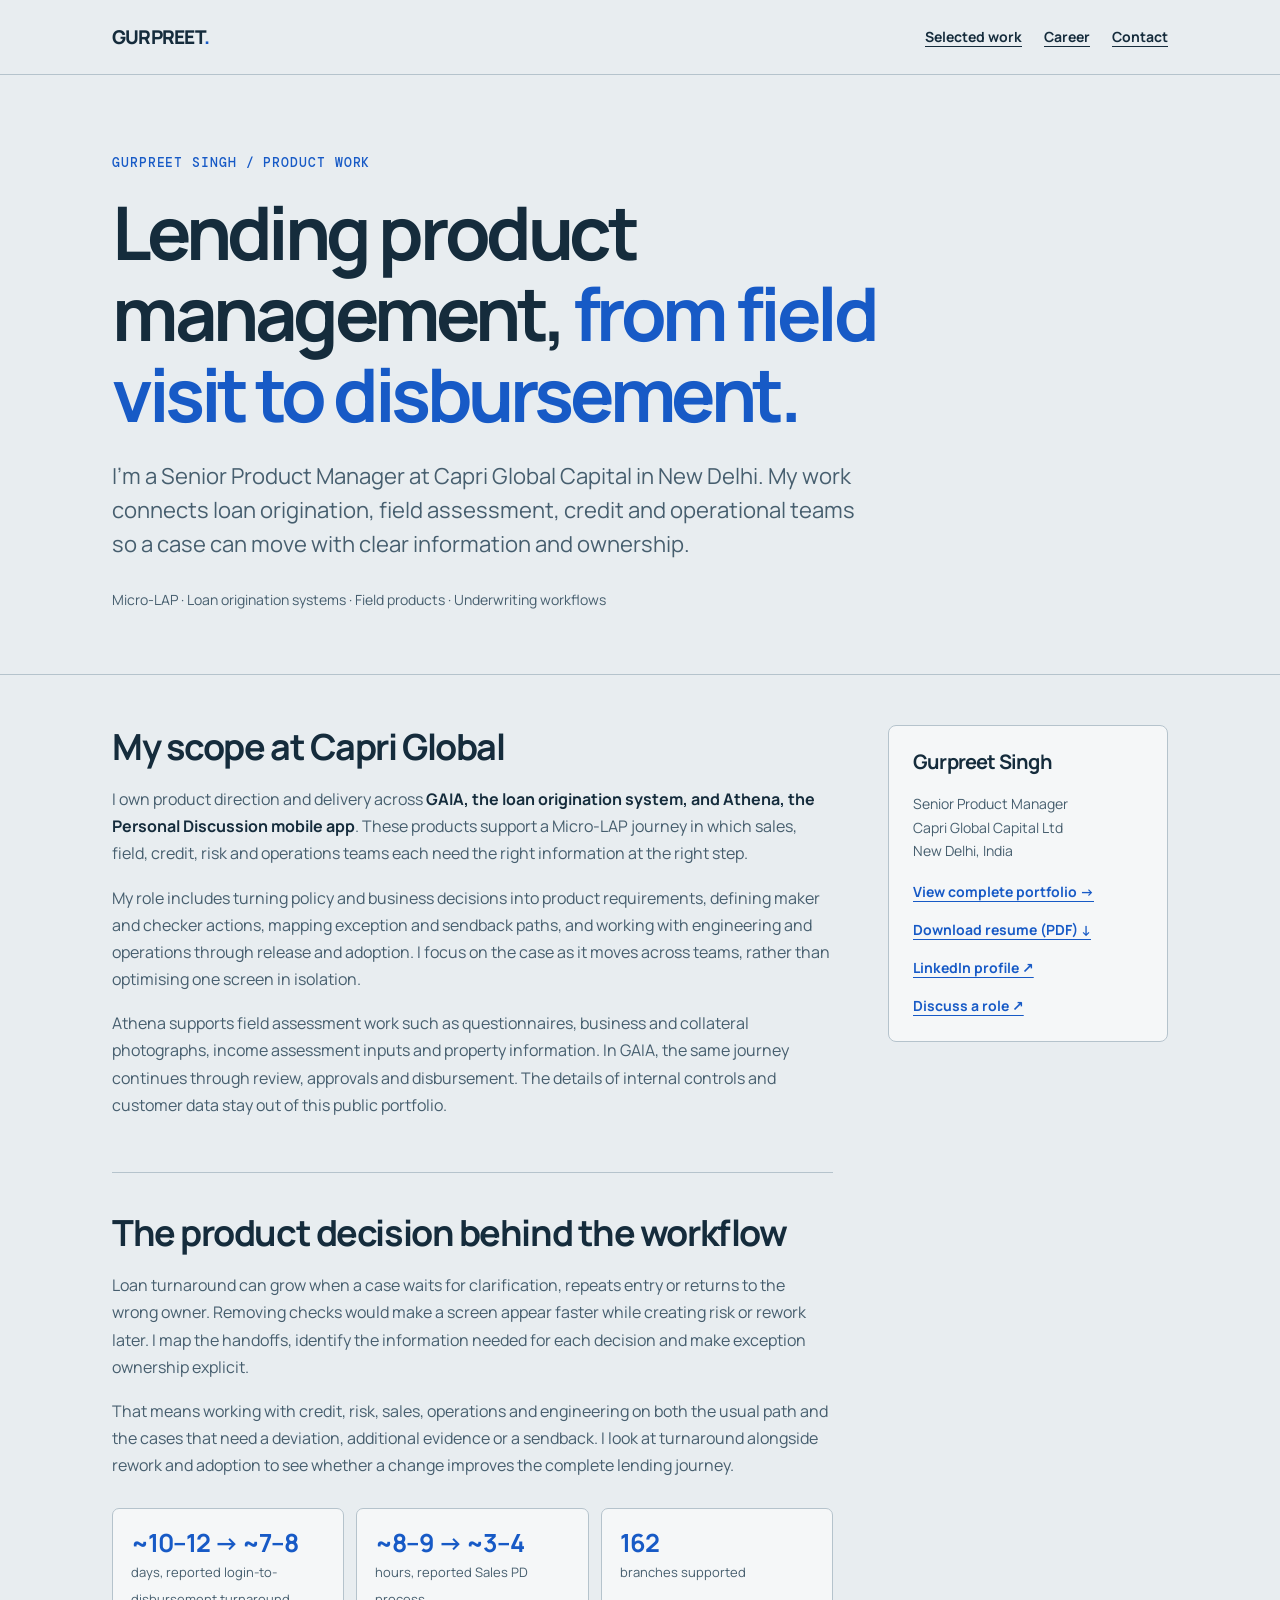
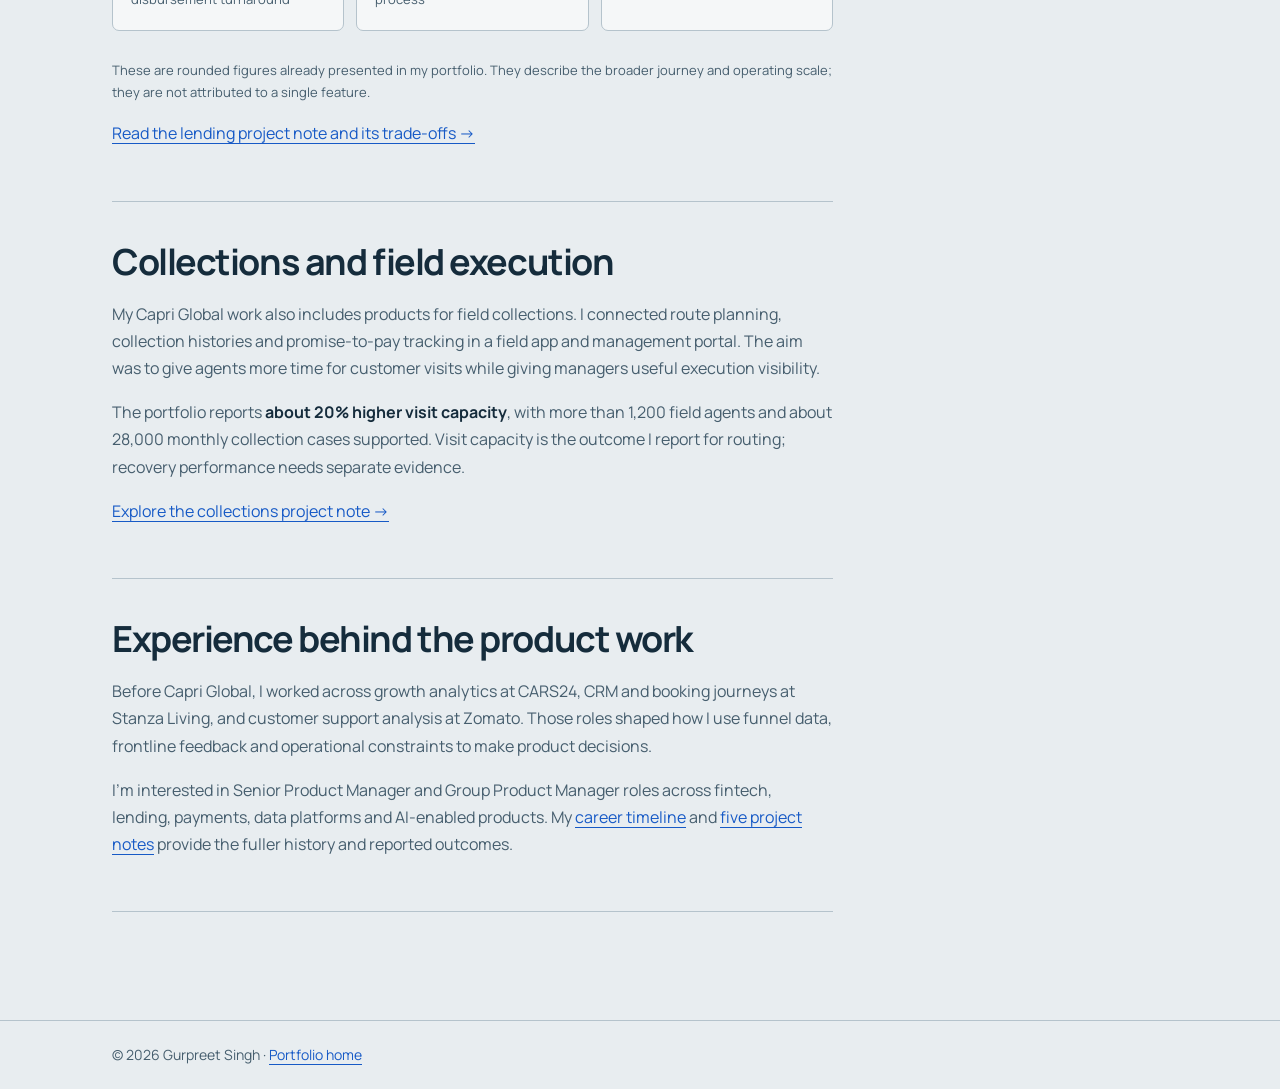
<file: lending-product-management.html>
<!doctype html>
<html lang="en">
<head>
<meta charset="utf-8"><meta name="viewport" content="width=device-width, initial-scale=1">
<title>Lending Product Management | Gurpreet Singh, Capri Global</title>
<meta name="description" content="How Gurpreet Singh, Senior Product Manager at Capri Global, works on Micro-LAP loan origination, Athena field assessments, underwriting handoffs and collections products.">
<link rel="canonical" href="https://gurpreetsinghpadam.com/lending-product-management.html">
<meta name="robots" content="index,follow,max-image-preview:large">
<meta property="og:type" content="article"><meta property="og:site_name" content="Gurpreet Singh">
<meta property="og:url" content="https://gurpreetsinghpadam.com/lending-product-management.html">
<meta property="og:title" content="Lending Product Management | Gurpreet Singh">
<meta property="og:description" content="A closer look at loan origination, field assessment and collections product work at Capri Global.">
<meta name="twitter:card" content="summary"><meta name="theme-color" content="#e8edf0">
<link rel="preconnect" href="https://fonts.googleapis.com"><link rel="preconnect" href="https://fonts.gstatic.com" crossorigin>
<link href="https://fonts.googleapis.com/css2?family=DM+Mono:wght@400;500&family=Manrope:wght@400;500;600;700;800&display=swap" rel="stylesheet">
<script type="application/ld+json">
{"@context":"https://schema.org","@type":"WebPage","@id":"https://gurpreetsinghpadam.com/lending-product-management.html#webpage","url":"https://gurpreetsinghpadam.com/lending-product-management.html","name":"Lending Product Management | Gurpreet Singh, Capri Global","about":[{"@type":"Thing","name":"Loan origination"},{"@type":"Thing","name":"Micro-LAP lending"},{"@type":"Thing","name":"Field assessment"}],"author":{"@type":"Person","@id":"https://gurpreetsinghpadam.com/#gurpreet-singh","name":"Gurpreet Singh"},"isPartOf":{"@type":"WebSite","url":"https://gurpreetsinghpadam.com/"}}
</script>
<style>
:root{--bg:#e8edf0;--paper:#f5f7f8;--ink:#152c3c;--muted:#465e6e;--line:#b5c3cc;--blue:#175ac6}
*{box-sizing:border-box}html{scroll-behavior:smooth}body{margin:0;background:var(--bg);color:var(--ink);font:16px/1.7 Manrope,system-ui,sans-serif}a{color:var(--blue);text-underline-offset:4px}a:focus-visible{outline:3px solid var(--blue);outline-offset:4px}.wrap{max-width:1120px;margin:auto;padding:0 32px}
nav{border-bottom:1px solid var(--line)}nav .wrap{min-height:74px;display:flex;justify-content:space-between;align-items:center;gap:20px}.brand{font-size:19px;font-weight:800;letter-spacing:-.04em;color:var(--ink);text-decoration:none}.brand span{color:var(--blue)}.nav-links{display:flex;gap:22px;flex-wrap:wrap}.nav-links a{font-size:14px;font-weight:700;color:var(--ink)}
.hero{padding:78px 0 62px;border-bottom:1px solid var(--line)}.eyebrow{font:500 13px/1.5 'DM Mono',monospace;letter-spacing:.07em;text-transform:uppercase;color:var(--blue)}h1{max-width:820px;font-size:clamp(39px,6vw,74px);line-height:1.1;letter-spacing:-.06em;margin:18px 0 24px}h1 span{color:var(--blue)}.lead{max-width:760px;font-size:clamp(18px,2vw,22px);line-height:1.55;color:var(--muted);margin:0}.byline{margin:27px 0 0;font-size:14px;color:var(--muted)}main{padding:50px 0 70px}.layout{display:grid;grid-template-columns:minmax(0,1fr) 280px;gap:55px}.article section{padding:0 0 36px;margin-bottom:38px;border-bottom:1px solid var(--line)}h2{font-size:clamp(27px,3vw,36px);line-height:1.2;letter-spacing:-.04em;margin:0 0 18px}h3{font-size:19px;line-height:1.35;margin:24px 0 8px}p{margin:0 0 17px}.article p,.article li{color:var(--muted)}.article strong{color:var(--ink)}ul{padding-left:23px}li{margin:10px 0}.aside{align-self:start;position:sticky;top:24px;padding:24px;background:var(--paper);border:1px solid var(--line);border-radius:8px}.aside h2{font-size:20px}.aside p{font-size:14px;color:var(--muted)}.aside a{display:block;margin-top:14px;font-weight:700;font-size:14px}.metrics{display:grid;grid-template-columns:repeat(3,1fr);gap:12px;margin:28px 0}.metric{padding:18px;background:var(--paper);border:1px solid var(--line);border-radius:7px}.metric strong{display:block;color:var(--blue);font-size:25px;line-height:1.25;letter-spacing:-.04em}.metric span{font-size:13px;line-height:1.5;color:var(--muted)}.note{font-size:13px;color:var(--muted)}footer{border-top:1px solid var(--line);padding:22px 0;font-size:14px;color:var(--muted)}
@media(max-width:800px){.layout{grid-template-columns:1fr;gap:0}.aside{position:static;order:-1;margin-bottom:38px}.metrics{grid-template-columns:1fr}.hero{padding:52px 0 42px}}@media(max-width:480px){.wrap{padding:0 19px}.nav-links{gap:12px}.nav-links a{font-size:12px}}
</style>
</head>
<body>
<nav><div class="wrap"><a class="brand" href="/">GURPREET<span>.</span></a><div class="nav-links"><a href="/#work">Selected work</a><a href="/#experience">Career</a><a href="/#contact">Contact</a></div></div></nav>
<header class="hero"><div class="wrap"><div class="eyebrow">Gurpreet Singh / Product work</div><h1>Lending product management, <span>from field visit to disbursement.</span></h1><p class="lead">I’m a Senior Product Manager at Capri Global Capital in New Delhi. My work connects loan origination, field assessment, credit and operational teams so a case can move with clear information and ownership.</p><p class="byline">Micro-LAP · Loan origination systems · Field products · Underwriting workflows</p></div></header>
<main><div class="wrap layout"><div class="article">
<section aria-labelledby="scope"><h2 id="scope">My scope at Capri Global</h2><p>I own product direction and delivery across <strong>GAIA, the loan origination system, and Athena, the Personal Discussion mobile app</strong>. These products support a Micro-LAP journey in which sales, field, credit, risk and operations teams each need the right information at the right step.</p><p>My role includes turning policy and business decisions into product requirements, defining maker and checker actions, mapping exception and sendback paths, and working with engineering and operations through release and adoption. I focus on the case as it moves across teams, rather than optimising one screen in isolation.</p><p>Athena supports field assessment work such as questionnaires, business and collateral photographs, income assessment inputs and property information. In GAIA, the same journey continues through review, approvals and disbursement. The details of internal controls and customer data stay out of this public portfolio.</p></section>
<section aria-labelledby="decision"><h2 id="decision">The product decision behind the workflow</h2><p>Loan turnaround can grow when a case waits for clarification, repeats entry or returns to the wrong owner. Removing checks would make a screen appear faster while creating risk or rework later. I map the handoffs, identify the information needed for each decision and make exception ownership explicit.</p><p>That means working with credit, risk, sales, operations and engineering on both the usual path and the cases that need a deviation, additional evidence or a sendback. I look at turnaround alongside rework and adoption to see whether a change improves the complete lending journey.</p><div class="metrics"><div class="metric"><strong>~10–12 → ~7–8</strong><span>days, reported login-to-disbursement turnaround</span></div><div class="metric"><strong>~8–9 → ~3–4</strong><span>hours, reported Sales PD process</span></div><div class="metric"><strong>162</strong><span>branches supported</span></div></div><p class="note">These are rounded figures already presented in my portfolio. They describe the broader journey and operating scale; they are not attributed to a single feature.</p><p><a href="/#work">Read the lending project note and its trade-offs →</a></p></section>
<section aria-labelledby="collections"><h2 id="collections">Collections and field execution</h2><p>My Capri Global work also includes products for field collections. I connected route planning, collection histories and promise-to-pay tracking in a field app and management portal. The aim was to give agents more time for customer visits while giving managers useful execution visibility.</p><p>The portfolio reports <strong>about 20% higher visit capacity</strong>, with more than 1,200 field agents and about 28,000 monthly collection cases supported. Visit capacity is the outcome I report for routing; recovery performance needs separate evidence.</p><p><a href="/#work">Explore the collections project note →</a></p></section>
<section aria-labelledby="background"><h2 id="background">Experience behind the product work</h2><p>Before Capri Global, I worked across growth analytics at CARS24, CRM and booking journeys at Stanza Living, and customer support analysis at Zomato. Those roles shaped how I use funnel data, frontline feedback and operational constraints to make product decisions.</p><p>I’m interested in Senior Product Manager and Group Product Manager roles across fintech, lending, payments, data platforms and AI-enabled products. My <a href="/#experience">career timeline</a> and <a href="/#work">five project notes</a> provide the fuller history and reported outcomes.</p></section>
</div><aside class="aside"><h2>Gurpreet Singh</h2><p>Senior Product Manager<br>Capri Global Capital Ltd<br>New Delhi, India</p><a href="/">View complete portfolio →</a><a href="/assets/Gurpreet-Singh-Resume.pdf">Download resume (PDF) ↓</a><a href="https://www.linkedin.com/in/gurpreet-singh-analytics" rel="noopener noreferrer">LinkedIn profile ↗</a><a href="mailto:gurpreet.zeom@gmail.com?subject=Product%20leadership%20opportunity">Discuss a role ↗</a></aside></div></main>
<footer><div class="wrap">© 2026 Gurpreet Singh · <a href="/">Portfolio home</a></div></footer>
</body></html>
</file>
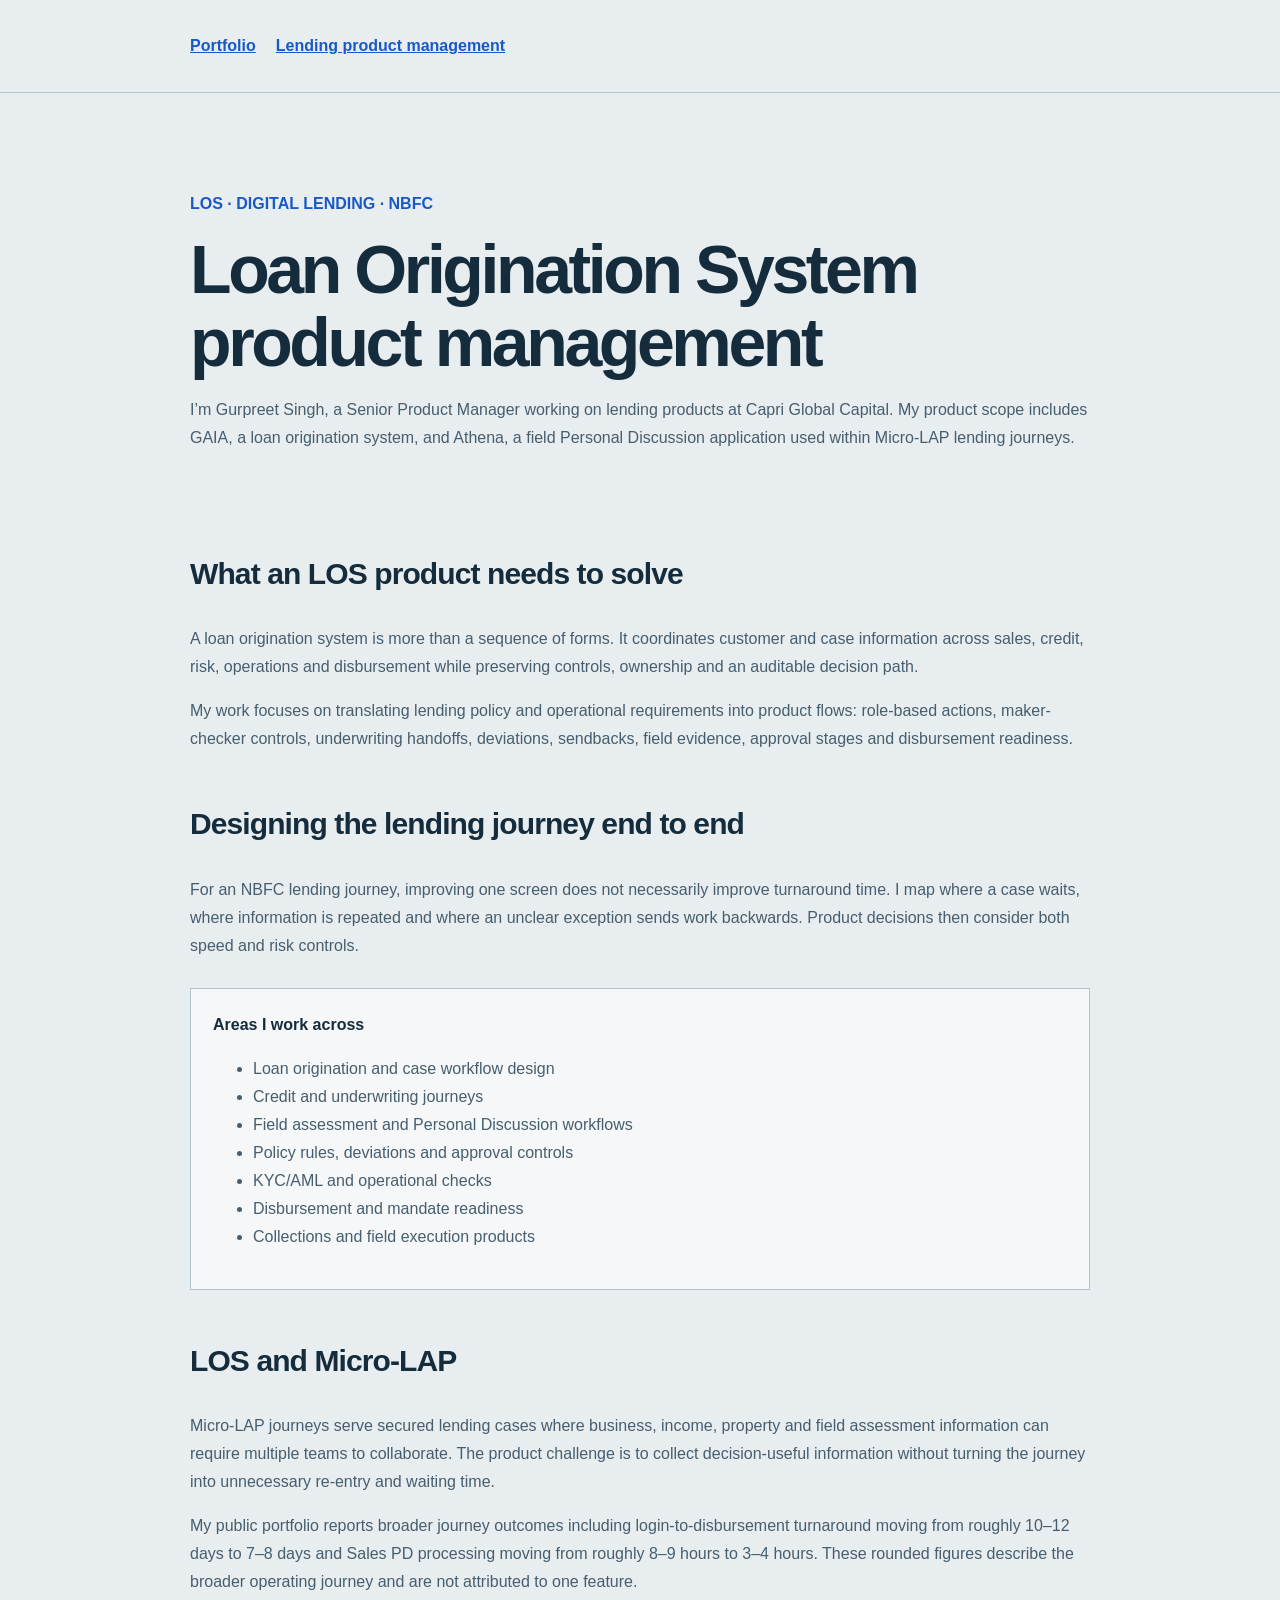
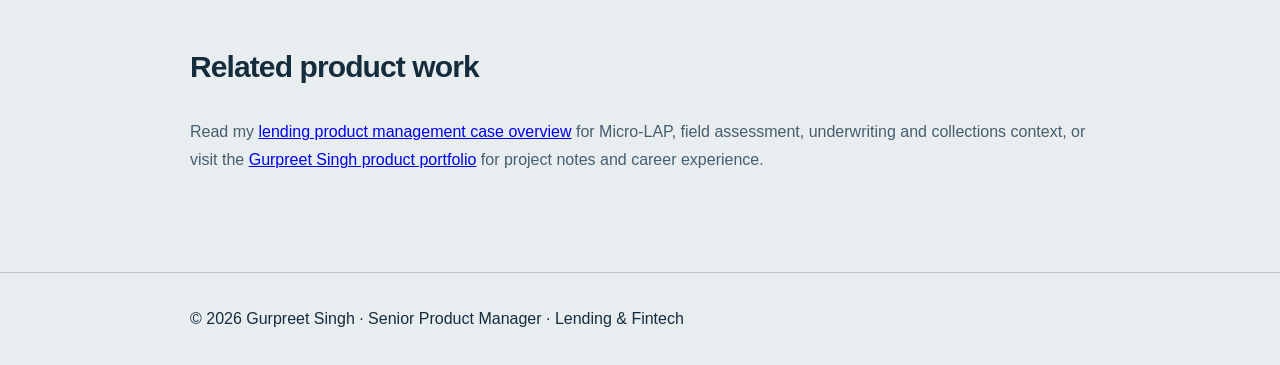
<file: loan-origination-system-product-management.html>
<!doctype html><html lang="en"><head><meta charset="utf-8"><meta name="viewport" content="width=device-width,initial-scale=1"><title>Loan Origination System (LOS) Product Management | Gurpreet Singh</title><meta name="description" content="Gurpreet Singh's product management experience across loan origination systems (LOS), digital lending, underwriting workflows, field assessment, approvals and disbursement for NBFC lending."><link rel="canonical" href="https://gurpreetsinghpadam.com/loan-origination-system-product-management.html"><meta name="robots" content="index,follow,max-image-preview:large"><script type="application/ld+json">{"@context":"https://schema.org","@type":"Article","headline":"Loan Origination System (LOS) Product Management","author":{"@type":"Person","name":"Gurpreet Singh","url":"https://gurpreetsinghpadam.com/"},"about":["Loan Origination System","LOS","Digital Lending","NBFC","Underwriting","Micro-LAP"],"mainEntityOfPage":"https://gurpreetsinghpadam.com/loan-origination-system-product-management.html"}</script><style>body{margin:0;background:#e8edf0;color:#152c3c;font:16px/1.75 Manrope,Arial,sans-serif}.w{max-width:900px;margin:auto;padding:32px}nav{border-bottom:1px solid #b5c3cc}nav a{color:#175ac6;font-weight:700;margin-right:20px}header{padding:65px 0 35px}h1{font-size:clamp(38px,6vw,68px);line-height:1.08;letter-spacing:-.05em;margin:15px 0}h2{font-size:30px;letter-spacing:-.03em;margin-top:45px}p,li{color:#465e6e}strong{color:#152c3c}.tag{color:#175ac6;font-weight:700}.box{background:#f5f7f8;border:1px solid #b5c3cc;padding:22px;margin:28px 0}footer{border-top:1px solid #b5c3cc;margin-top:50px}</style></head><body><nav><div class="w"><a href="/">Portfolio</a><a href="/lending-product-management.html">Lending product management</a></div></nav><main class="w"><header><div class="tag">LOS · DIGITAL LENDING · NBFC</div><h1>Loan Origination System product management</h1><p>I’m Gurpreet Singh, a Senior Product Manager working on lending products at Capri Global Capital. My product scope includes GAIA, a loan origination system, and Athena, a field Personal Discussion application used within Micro-LAP lending journeys.</p></header><h2>What an LOS product needs to solve</h2><p>A loan origination system is more than a sequence of forms. It coordinates customer and case information across sales, credit, risk, operations and disbursement while preserving controls, ownership and an auditable decision path.</p><p>My work focuses on translating lending policy and operational requirements into product flows: role-based actions, maker-checker controls, underwriting handoffs, deviations, sendbacks, field evidence, approval stages and disbursement readiness.</p><h2>Designing the lending journey end to end</h2><p>For an NBFC lending journey, improving one screen does not necessarily improve turnaround time. I map where a case waits, where information is repeated and where an unclear exception sends work backwards. Product decisions then consider both speed and risk controls.</p><div class="box"><strong>Areas I work across</strong><ul><li>Loan origination and case workflow design</li><li>Credit and underwriting journeys</li><li>Field assessment and Personal Discussion workflows</li><li>Policy rules, deviations and approval controls</li><li>KYC/AML and operational checks</li><li>Disbursement and mandate readiness</li><li>Collections and field execution products</li></ul></div><h2>LOS and Micro-LAP</h2><p>Micro-LAP journeys serve secured lending cases where business, income, property and field assessment information can require multiple teams to collaborate. The product challenge is to collect decision-useful information without turning the journey into unnecessary re-entry and waiting time.</p><p>My public portfolio reports broader journey outcomes including login-to-disbursement turnaround moving from roughly 10–12 days to 7–8 days and Sales PD processing moving from roughly 8–9 hours to 3–4 hours. These rounded figures describe the broader operating journey and are not attributed to one feature.</p><h2>Related product work</h2><p>Read my <a href="/lending-product-management.html">lending product management case overview</a> for Micro-LAP, field assessment, underwriting and collections context, or visit the <a href="/">Gurpreet Singh product portfolio</a> for project notes and career experience.</p></main><footer><div class="w">© 2026 Gurpreet Singh · Senior Product Manager · Lending & Fintech</div></footer></body></html>
</file>
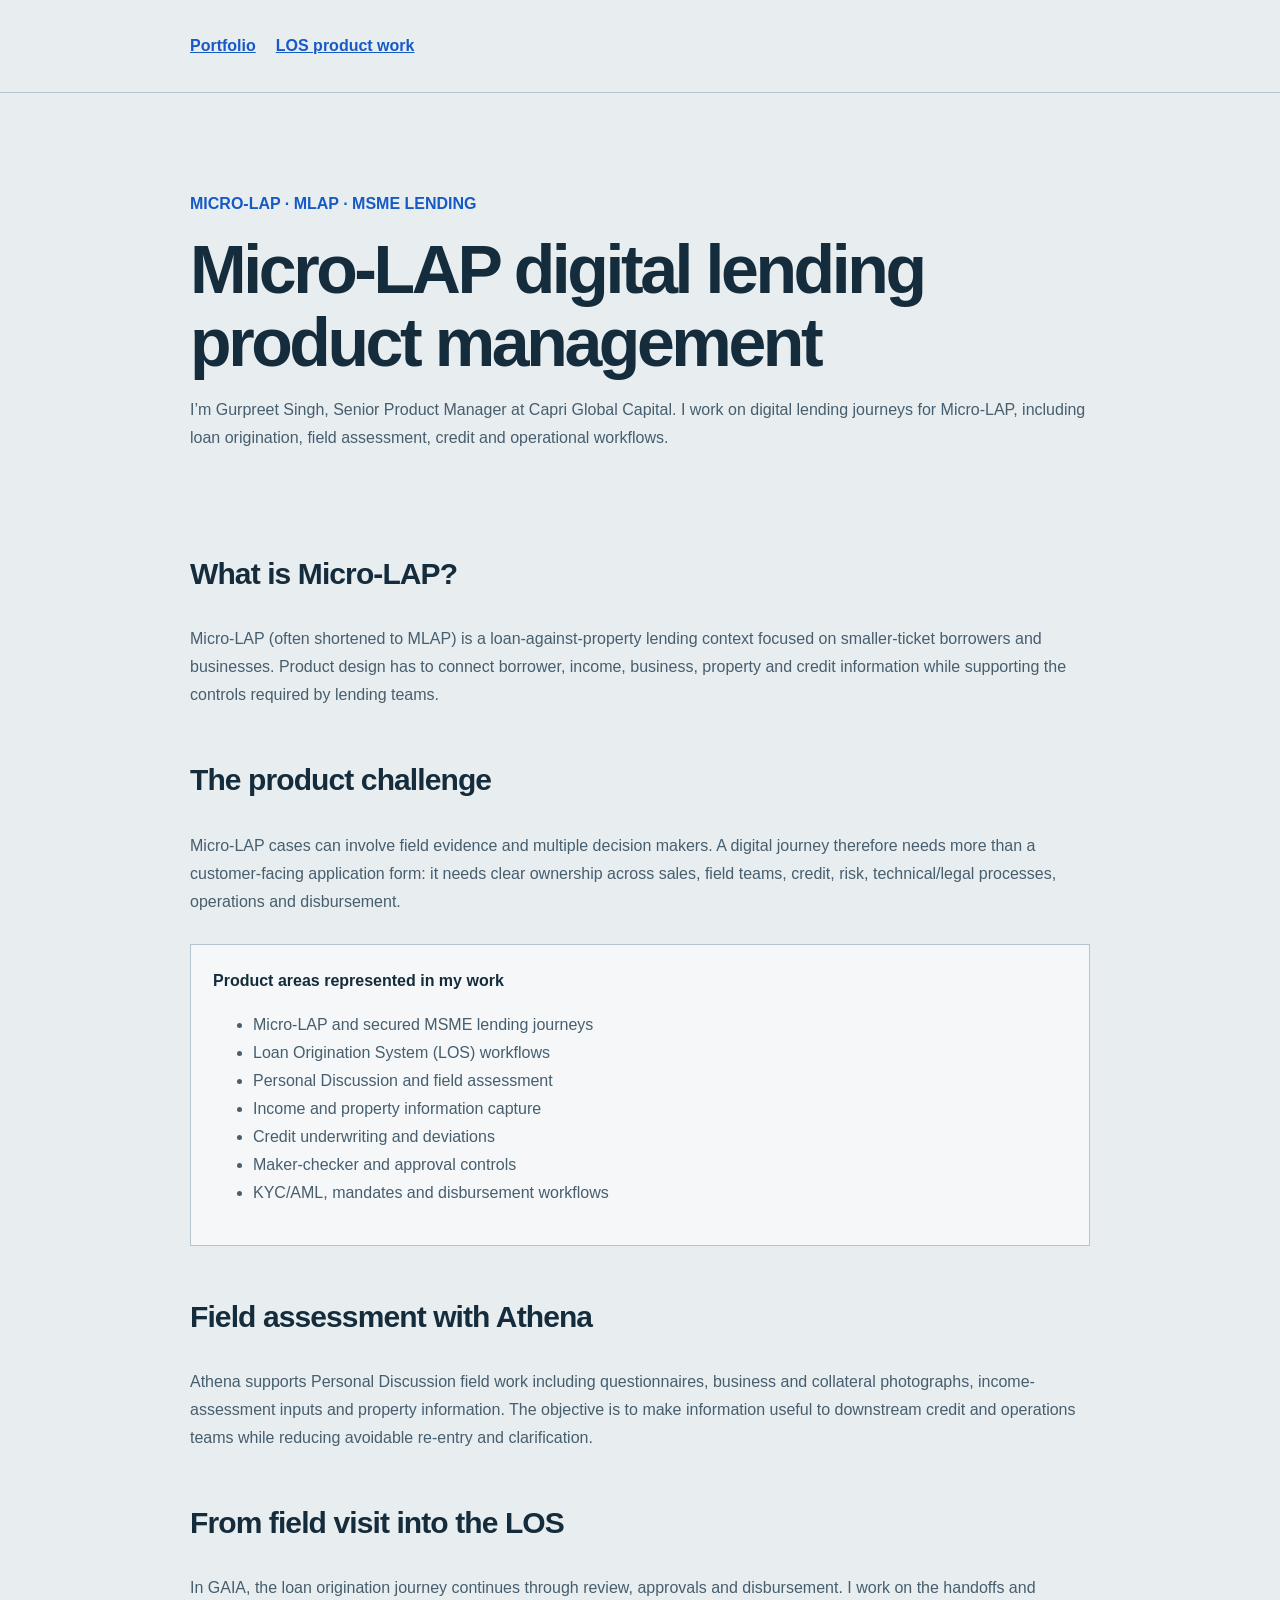
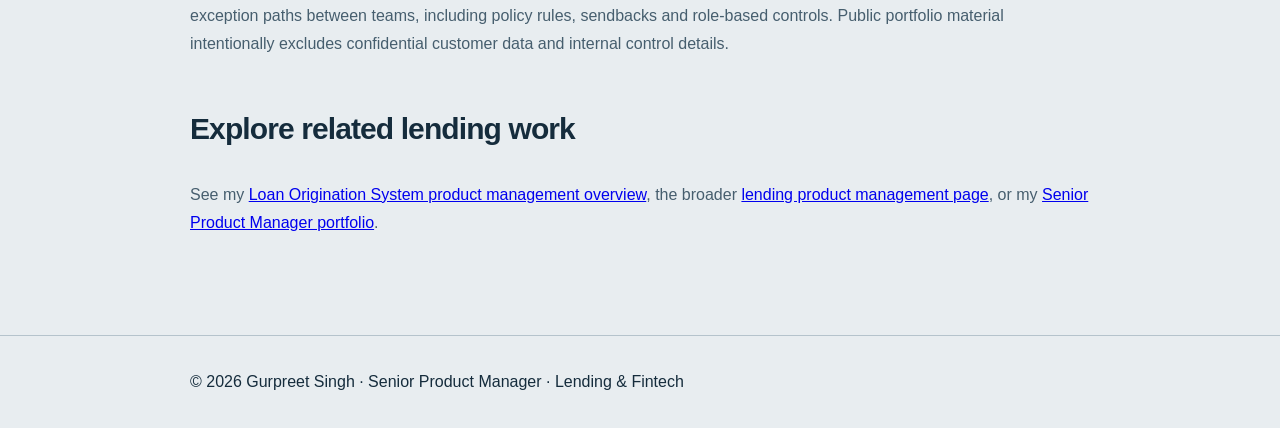
<file: micro-lap-digital-lending.html>
<!doctype html><html lang="en"><head><meta charset="utf-8"><meta name="viewport" content="width=device-width,initial-scale=1"><title>Micro-LAP & MLAP Digital Lending Product Management | Gurpreet Singh</title><meta name="description" content="Product management for Micro-LAP (MLAP), secured MSME lending and NBFC digital lending: field assessment, LOS, underwriting, policy workflows, approvals and disbursement."><link rel="canonical" href="https://gurpreetsinghpadam.com/micro-lap-digital-lending.html"><meta name="robots" content="index,follow,max-image-preview:large"><script type="application/ld+json">{"@context":"https://schema.org","@type":"Article","headline":"Micro-LAP and MLAP Digital Lending Product Management","author":{"@type":"Person","name":"Gurpreet Singh","url":"https://gurpreetsinghpadam.com/"},"about":["Micro-LAP","MLAP","MSME lending","Digital lending","NBFC","Loan Origination System"]}</script><style>body{margin:0;background:#e8edf0;color:#152c3c;font:16px/1.75 Manrope,Arial,sans-serif}.w{max-width:900px;margin:auto;padding:32px}nav{border-bottom:1px solid #b5c3cc}nav a{color:#175ac6;font-weight:700;margin-right:20px}header{padding:65px 0 35px}h1{font-size:clamp(38px,6vw,68px);line-height:1.08;letter-spacing:-.05em;margin:15px 0}h2{font-size:30px;letter-spacing:-.03em;margin-top:45px}p,li{color:#465e6e}strong{color:#152c3c}.tag{color:#175ac6;font-weight:700}.box{background:#f5f7f8;border:1px solid #b5c3cc;padding:22px;margin:28px 0}footer{border-top:1px solid #b5c3cc;margin-top:50px}</style></head><body><nav><div class="w"><a href="/">Portfolio</a><a href="/loan-origination-system-product-management.html">LOS product work</a></div></nav><main class="w"><header><div class="tag">MICRO-LAP · MLAP · MSME LENDING</div><h1>Micro-LAP digital lending product management</h1><p>I’m Gurpreet Singh, Senior Product Manager at Capri Global Capital. I work on digital lending journeys for Micro-LAP, including loan origination, field assessment, credit and operational workflows.</p></header><h2>What is Micro-LAP?</h2><p>Micro-LAP (often shortened to MLAP) is a loan-against-property lending context focused on smaller-ticket borrowers and businesses. Product design has to connect borrower, income, business, property and credit information while supporting the controls required by lending teams.</p><h2>The product challenge</h2><p>Micro-LAP cases can involve field evidence and multiple decision makers. A digital journey therefore needs more than a customer-facing application form: it needs clear ownership across sales, field teams, credit, risk, technical/legal processes, operations and disbursement.</p><div class="box"><strong>Product areas represented in my work</strong><ul><li>Micro-LAP and secured MSME lending journeys</li><li>Loan Origination System (LOS) workflows</li><li>Personal Discussion and field assessment</li><li>Income and property information capture</li><li>Credit underwriting and deviations</li><li>Maker-checker and approval controls</li><li>KYC/AML, mandates and disbursement workflows</li></ul></div><h2>Field assessment with Athena</h2><p>Athena supports Personal Discussion field work including questionnaires, business and collateral photographs, income-assessment inputs and property information. The objective is to make information useful to downstream credit and operations teams while reducing avoidable re-entry and clarification.</p><h2>From field visit into the LOS</h2><p>In GAIA, the loan origination journey continues through review, approvals and disbursement. I work on the handoffs and exception paths between teams, including policy rules, sendbacks and role-based controls. Public portfolio material intentionally excludes confidential customer data and internal control details.</p><h2>Explore related lending work</h2><p>See my <a href="/loan-origination-system-product-management.html">Loan Origination System product management overview</a>, the broader <a href="/lending-product-management.html">lending product management page</a>, or my <a href="/">Senior Product Manager portfolio</a>.</p></main><footer><div class="w">© 2026 Gurpreet Singh · Senior Product Manager · Lending & Fintech</div></footer></body></html>
</file>
<file: assets/portfolio-destruction.css>
.destruction-invite{padding:35px 0 55px;background:#dce6ed;text-align:center;border-top:1px solid #b6c7d2}.destruction-invite p{font:800 clamp(22px,3vw,34px)/1.2 Manrope,sans-serif;color:#152c3c;margin:0 0 15px}.destruction-invite button{border:1px solid #ad4932;background:#b64b32;color:white;border-radius:7px;padding:14px 22px;font:800 15px Manrope,sans-serif;cursor:pointer}.destruction-invite button:hover{background:#963820}.destruction-invite button:focus-visible,.destruction-toolbar button:focus-visible{outline:3px solid #175ac6;outline-offset:3px}
.destruction-toolbar[hidden],.destruction-canvas[hidden],.destruction-launcher[hidden]{display:none!important}.destruction-toolbar{position:fixed;z-index:99999;right:16px;bottom:17px;max-width:calc(100vw - 180px);display:flex;align-items:center;gap:9px;padding:9px;background:#152c3c;color:white;border:1px solid #91a5b3;border-radius:11px;box-shadow:0 12px 35px #07152066;font:700 12px Manrope,sans-serif}.destruction-instruction{white-space:nowrap;margin:0 4px}.destruction-weapons{display:flex;gap:5px;flex-wrap:wrap}.destruction-toolbar button{border:1px solid #6a8294;border-radius:6px;background:#24435a;color:white;padding:9px 10px;cursor:pointer;font:inherit;white-space:nowrap}.destruction-toolbar button[aria-pressed="true"]{background:#e9f1fa;color:#152c3c}.destruction-toolbar .destruction-exit{background:#a94331;border-color:#a94331}.destruction-canvas{position:fixed;inset:0;width:100vw;height:100vh;z-index:99997;pointer-events:none}.destruction-launcher{position:fixed;z-index:99998;left:18px;bottom:18px;width:120px;height:98px;display:flex;flex-direction:column;align-items:center;justify-content:center;gap:2px;background:linear-gradient(145deg,#2e4e62,#10293a);border:2px solid #91a9b8;border-radius:18px 38px 12px 12px;box-shadow:0 10px 26px #091b2d77;color:white;pointer-events:auto;touch-action:none;cursor:grab;user-select:none;transform-origin:35% 70%}.destruction-launcher.dragging{cursor:grabbing;box-shadow:0 16px 35px #091b2dbb;border-color:#f8d06e}.destruction-drag-hint{font:700 8px/1 Manrope,sans-serif;color:#bfd3e1;letter-spacing:.08em}.destruction-gun-art{display:block;width:108px;height:56px;filter:drop-shadow(0 4px 2px #071a2d);transform-origin:center;transition:transform .24s ease}.destruction-gun-art svg{display:block;width:100%;height:100%}.destruction-launcher[data-facing="left"] .destruction-gun-art{transform:scaleX(-1)}.destruction-launcher.firing .destruction-gun-art{animation:gun-kick .16s ease-out}@keyframes gun-kick{50%{translate:-5px 0}}.destruction-launcher-name{font:800 9px/1.2 Manrope,sans-serif;letter-spacing:.08em}body.destruction-active main,body.destruction-active header{cursor:crosshair}body.destruction-active main{touch-action:none}body.destruction-active .destruction-hit{pointer-events:none!important}.destruction-hit{animation:destruction-fall .68s ease-in forwards;transform-origin:50% 50%}.destruction-hit[data-effect="ice"]{animation:destruction-freeze .72s ease-in forwards}.destruction-hit[data-effect="fire"]{animation:destruction-burn .85s ease-in forwards}@keyframes destruction-fall{to{opacity:0;filter:blur(6px);transform:translateY(55px) rotate(8deg) scale(.82)}}@keyframes destruction-freeze{45%{filter:brightness(1.5) saturate(.35) drop-shadow(0 0 15px #55d8ff)}to{opacity:0;filter:blur(8px) brightness(1.7);transform:scale(.88)}}@keyframes destruction-burn{40%{filter:sepia(1) saturate(4) hue-rotate(-35deg) brightness(1.3)}to{opacity:0;filter:brightness(.2) blur(8px);transform:translateY(28px) scale(.9)}}@media(max-width:950px){.destruction-toolbar{max-width:calc(100vw - 160px);flex-direction:column;align-items:flex-end}.destruction-instruction{display:none}.destruction-weapons{justify-content:flex-end}}@media(max-width:620px){.destruction-toolbar{right:7px;bottom:8px;max-width:calc(100vw - 106px);gap:4px;padding:6px}.destruction-toolbar button{padding:7px;font-size:10px}.destruction-weapons{gap:3px}.destruction-launcher{left:7px;bottom:8px;width:88px;height:82px}.destruction-gun-art{width:80px;height:46px}.destruction-launcher-name{font-size:7px}}
/* The weapon is a movable illustrated sprite with no surrounding card. */
.destruction-launcher,.destruction-launcher.dragging{width:150px;height:86px;gap:0;padding:0;background:none;border:0;border-radius:0;box-shadow:none;filter:drop-shadow(0 5px 3px #081c2d80)}
.destruction-gun-art{width:150px;height:86px;filter:none}.destruction-gun-art svg{width:100%;height:100%}
.destruction-launcher-name,.destruction-drag-hint{display:none}
.destruction-launcher:focus-visible{outline:2px dashed #175ac6;outline-offset:3px}
@media(max-width:620px){.destruction-launcher,.destruction-launcher.dragging{width:105px;height:68px}.destruction-gun-art{width:105px;height:68px}}
/* Impact visuals play before the exact hit spot disappears. */
.destruction-impact{position:fixed;z-index:99998;pointer-events:none;width:var(--impact-size);height:var(--impact-size);transform:translate(-50%,-50%);border-radius:50%;isolation:isolate}
.destruction-impact-fire{background:radial-gradient(circle,#2a241f88 0 24%,#db441faa 45%,#ff9d2aab 62%,transparent 78%);box-shadow:0 0 21px #f5682688;animation:burn-away .78s ease-out forwards}
.destruction-impact-fire::before{content:'';position:absolute;inset:-15%;background:conic-gradient(from 15deg,transparent 0 12%,#ffcf53 16%,transparent 25%,#ed592b 39%,transparent 50%,#ffb547 65%,transparent 77%,#f56a2c 86%,transparent);filter:blur(3px);border-radius:45%;animation:flame-flicker .2s infinite alternate}
@keyframes flame-flicker{to{transform:rotate(17deg) scale(1.22,.85);opacity:.7}}
@keyframes burn-away{0%{opacity:.9;transform:translate(-50%,-50%) scale(.45)}45%{opacity:1;transform:translate(-50%,-50%) scale(1.3)}100%{opacity:0;transform:translate(-50%,-50%) scale(1.6);filter:blur(8px)}}
.destruction-impact-ice{background:repeating-conic-gradient(from 15deg,#d7fbffbb 0 7deg,transparent 7deg 37deg),radial-gradient(circle,#dfffffee,#72dbff9a 55%,transparent 74%);border:2px solid #baf4ff;box-shadow:0 0 22px #65d7ff;animation:freeze-away .86s ease-out forwards}
.destruction-impact-ice::after{content:'✳';display:grid;place-items:center;width:100%;height:100%;font-size:calc(var(--impact-size) * .65);color:#f0ffff;text-shadow:0 0 8px #42bfef}
@keyframes freeze-away{0%{opacity:0;transform:translate(-50%,-50%) scale(.45)}35%{opacity:1;transform:translate(-50%,-50%) scale(1.15)}75%{opacity:.85;filter:brightness(1.35)}100%{opacity:0;transform:translate(-50%,-50%) scale(1.45);filter:blur(7px)}}
.destruction-impact-shot,.destruction-impact-machine,.destruction-impact-rocket{background:radial-gradient(circle,#fff8deee 0 8%,#b5bdc499 14%,transparent 55%);animation:shatter-flash .45s ease-out forwards}
.destruction-impact-rocket{box-shadow:0 0 35px #fa7f3980}
.destruction-impact i{position:absolute;width:25%;height:25%;background:var(--tile-color);border:1px solid #728593;box-shadow:0 2px 4px #172c3c88;clip-path:polygon(0 0,100% 13%,69% 100%,19% 78%);animation:shard-fall .88s cubic-bezier(.18,.55,.45,1) forwards}
.destruction-impact i:nth-child(3n){clip-path:polygon(20% 0,100% 32%,61% 100%,0 79%)}
.destruction-impact i:nth-child(4n){clip-path:polygon(0 29%,78% 0,100% 85%,31% 100%)}
@keyframes shatter-flash{0%{opacity:1;transform:translate(-50%,-50%) scale(.4)}100%{opacity:0;transform:translate(-50%,-50%) scale(1.5)}}
@keyframes shard-fall{0%{opacity:1;transform:translate(0,0) rotate(0)}35%{opacity:1}100%{opacity:0;transform:translate(var(--dx),var(--dy)) rotate(var(--turn))}}
@media(prefers-reduced-motion:reduce){.destruction-impact,.destruction-impact i,.destruction-impact::before{animation-duration:.2s!important}}
.destruction-impact-shot,.destruction-impact-machine,.destruction-impact-rocket{background:none;animation:none;box-shadow:none}
.destruction-impact-shot::before,.destruction-impact-machine::before,.destruction-impact-rocket::before{content:'';position:absolute;inset:0;border-radius:50%;background:radial-gradient(circle,#fff8deee 0 8%,#b5bdc499 14%,transparent 55%);animation:shatter-flash .45s ease-out forwards}
.destruction-impact-rocket::before{box-shadow:0 0 35px #fa7f3980}
/* Trails and muzzle flashes paint over the barrel tip without blocking controls. */
.destruction-canvas{z-index:99999}
.destruction-gun-art{transition:none}
.destruction-gun-art{transform-origin:39% 65%;transform:rotate(var(--aim-angle,0rad)) scaleX(1);transition:transform .1s ease-out}
.destruction-launcher[data-facing="left"] .destruction-gun-art{transform:rotate(var(--aim-angle,0rad)) scaleX(-1)}
.destruction-launcher.firing .destruction-gun-art{animation:gun-glint .15s ease-out}
@keyframes gun-glint{50%{filter:brightness(1.35)}}
/* Fire chars the exact hit spot while tongues of flame and soot rise from it. */
.destruction-impact-fire{overflow:visible;background:radial-gradient(ellipse at 50% 55%,#171b1de6 0 23%,#3c3027d9 38%,#e9551c9c 60%,transparent 76%);box-shadow:0 0 19px #fa642777;animation:fire-scorch 1.25s ease-out forwards}
.destruction-impact-fire::before{inset:15%;background:radial-gradient(circle,#ffdf72 0 20%,#f37421 47%,transparent 75%);filter:blur(4px);animation:ember-pulse .22s ease-in-out infinite alternate}
.destruction-impact-fire .destruction-flame{position:absolute;z-index:2;left:calc(50% + var(--offset));bottom:42%;width:22px;height:55px;border-radius:65% 15% 65% 35%;transform-origin:50% 100%;background:radial-gradient(ellipse at 52% 84%,#fff6b7 0 12%,#ffcf45 25%,#ff7620 58%,#9f2b19 82%,transparent 95%);filter:drop-shadow(0 0 6px #fc8025);animation:flame-rise .65s ease-in-out var(--delay) infinite alternate}
.destruction-impact-fire .destruction-flame:nth-child(even){height:42px;width:18px;opacity:.88}
.destruction-impact-fire .destruction-smoke{position:absolute;z-index:3;left:50%;top:5%;width:34px;height:38px;border-radius:50%;background:radial-gradient(ellipse,#15191af5 5%,#292d30cf 48%,transparent 78%);filter:blur(3px);opacity:0;animation:smoke-rise 1.35s ease-out var(--delay) both}
@keyframes fire-scorch{0%{opacity:0;transform:translate(-50%,-50%) scale(.45)}12%{opacity:1;transform:translate(-50%,-50%) scale(1.2)}70%{opacity:1;transform:translate(-50%,-50%) scale(1.05)}100%{opacity:0;transform:translate(-50%,-50%) scale(.85)}}
@keyframes ember-pulse{to{opacity:.65;transform:scale(1.2)}}
@keyframes flame-rise{0%{transform:translate(-50%,3px) rotate(-8deg) scale(.72,.78)}100%{transform:translate(-50%,-17px) rotate(9deg) scale(1.08,1.25)}}
@keyframes smoke-rise{0%{opacity:0;transform:translate(-50%,12px) scale(.45)}18%{opacity:.95}65%{opacity:.72}100%{opacity:0;transform:translate(calc(-50% + var(--drift)),-130px) scale(2.6)}}
.destruction-impact-fire{animation-duration:1.95s}
.destruction-impact-fire::after{content:'';position:absolute;inset:7%;border-radius:42% 58% 49% 51%;background:radial-gradient(circle at 18% 70%,#ffdc66 0 2px,transparent 4px),radial-gradient(circle at 75% 24%,#ff9d29 0 3px,transparent 6px),radial-gradient(circle at 82% 76%,#e34b1d 0 2px,transparent 5px),radial-gradient(circle at 36% 15%,#ffd466 0 2px,transparent 5px);filter:drop-shadow(0 0 5px #fa752d);animation:ember-pulse .35s ease-in-out infinite alternate;pointer-events:none}
@media(prefers-reduced-motion:reduce){.destruction-impact-fire .destruction-flame,.destruction-impact-fire .destruction-smoke,.destruction-impact-fire::before{animation-duration:.2s!important;animation-iteration-count:1!important}}

.gravity-controls{display:flex;gap:5px;flex-wrap:wrap}.gravity-controls button[aria-pressed="true"]{background:#e9f1fa;color:#152c3c}.gravity-moon main,.gravity-moon header{cursor:default;touch-action:auto}.gravity-sun main,.gravity-sun header{cursor:default;touch-action:auto}.gravity-moon.destruction-active main,.gravity-moon.destruction-active header,.gravity-sun.destruction-active main,.gravity-sun.destruction-active header{cursor:default;touch-action:auto}
@media(max-width:950px){.gravity-controls{justify-content:flex-end}}
@media(max-width:620px){.gravity-controls{gap:3px}.gravity-controls button{padding:7px;font-size:10px}}
</file>
